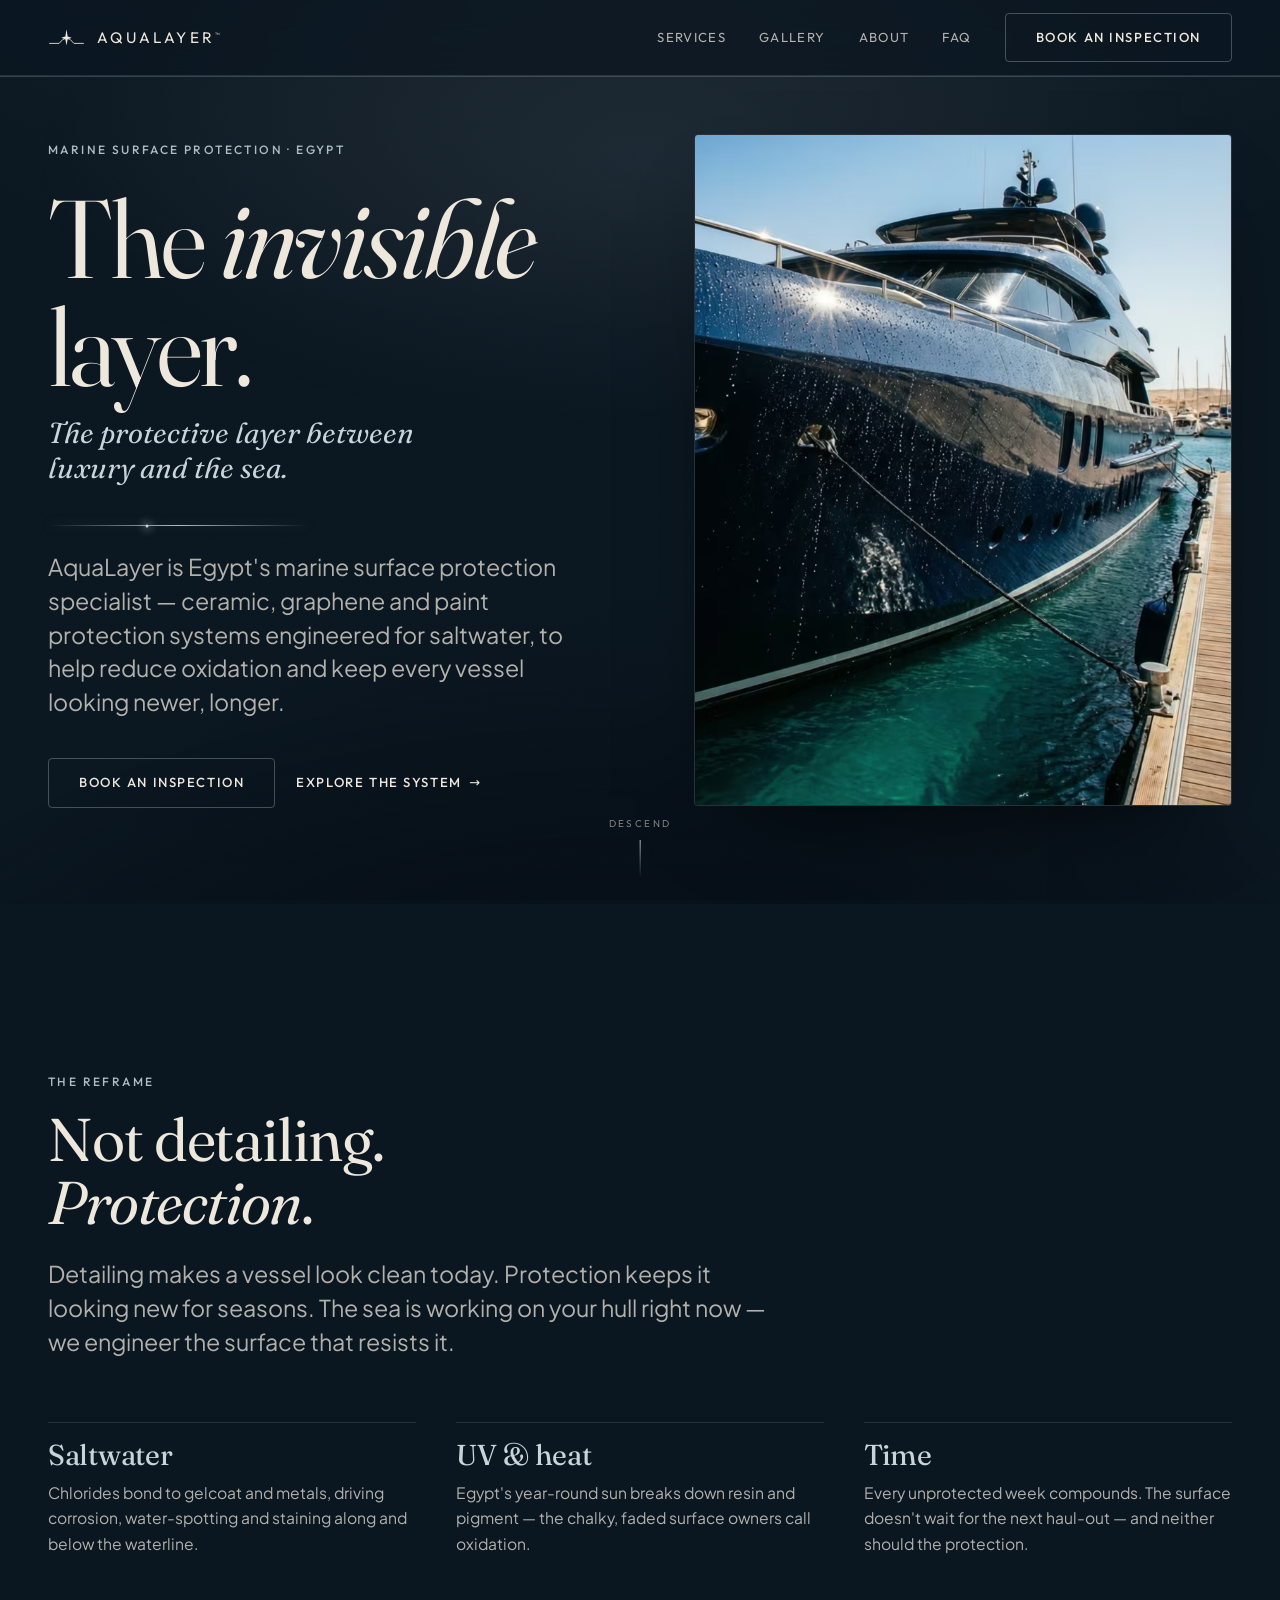
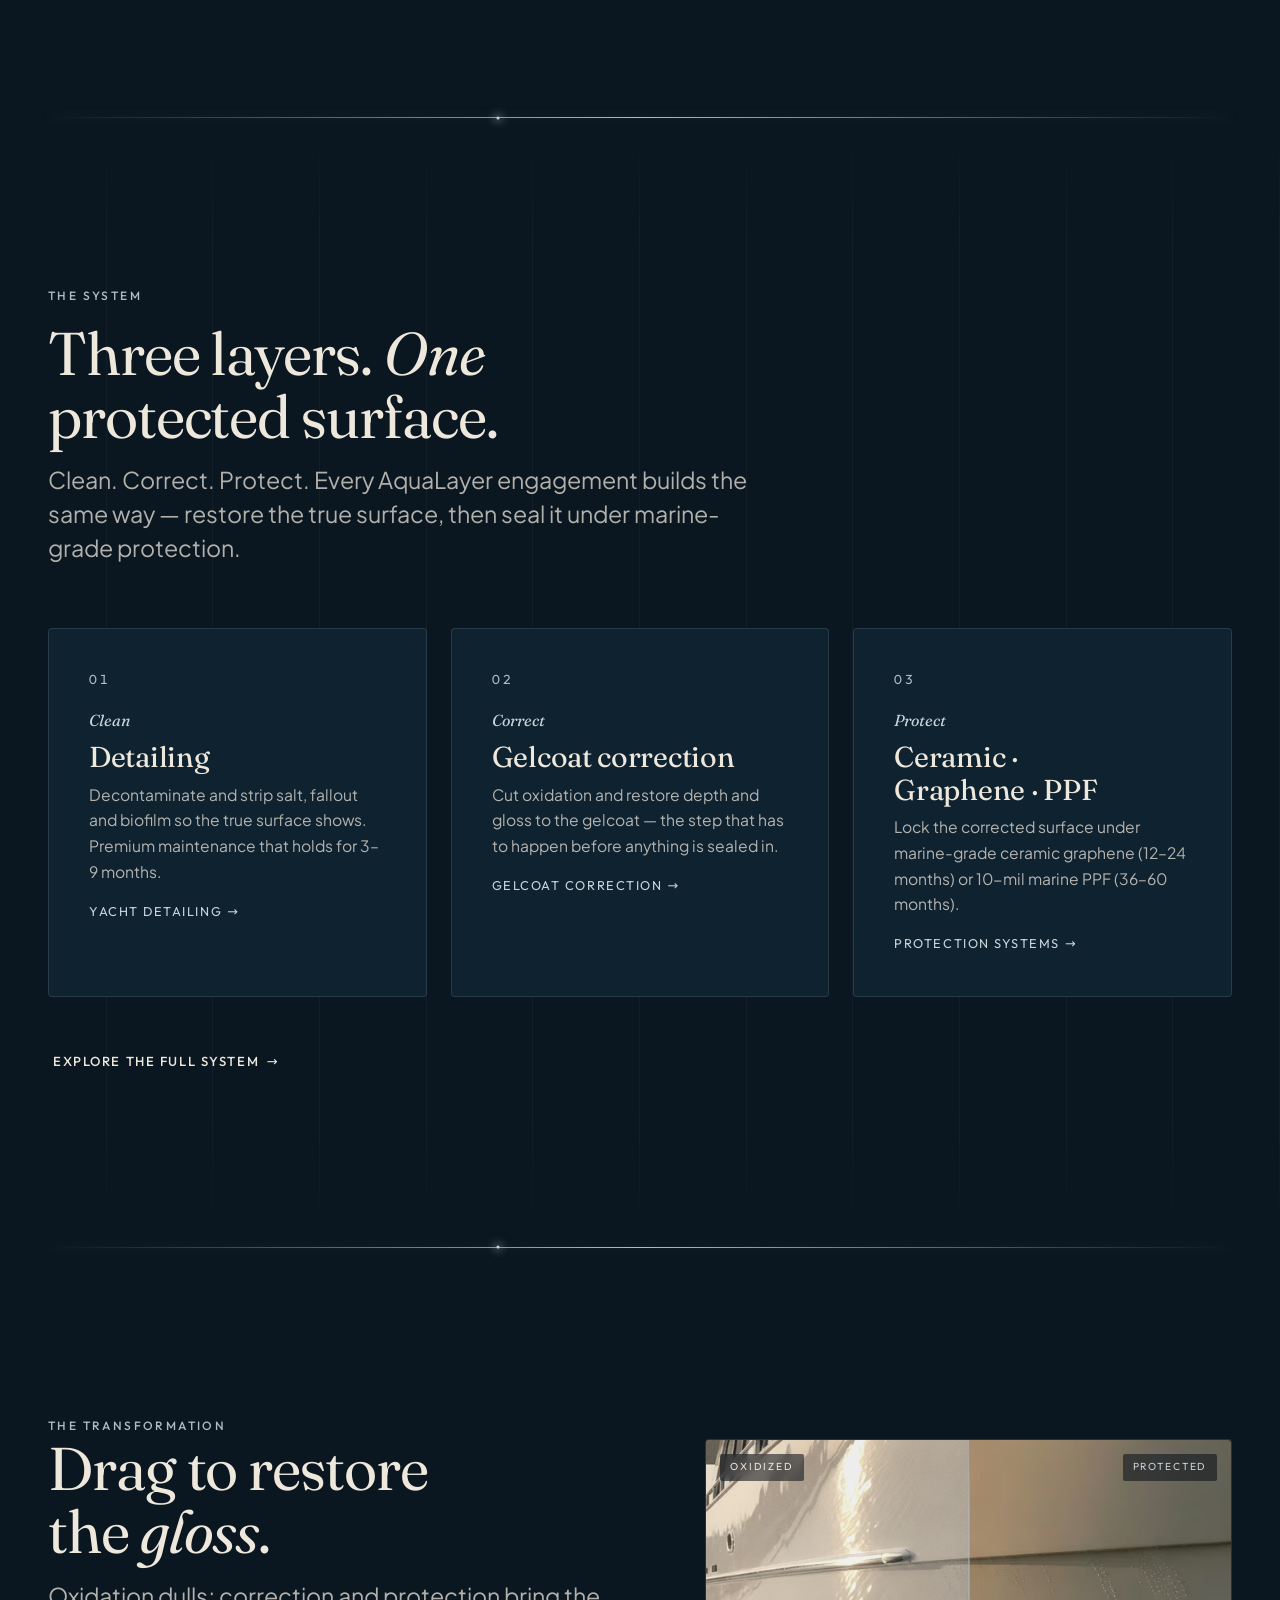
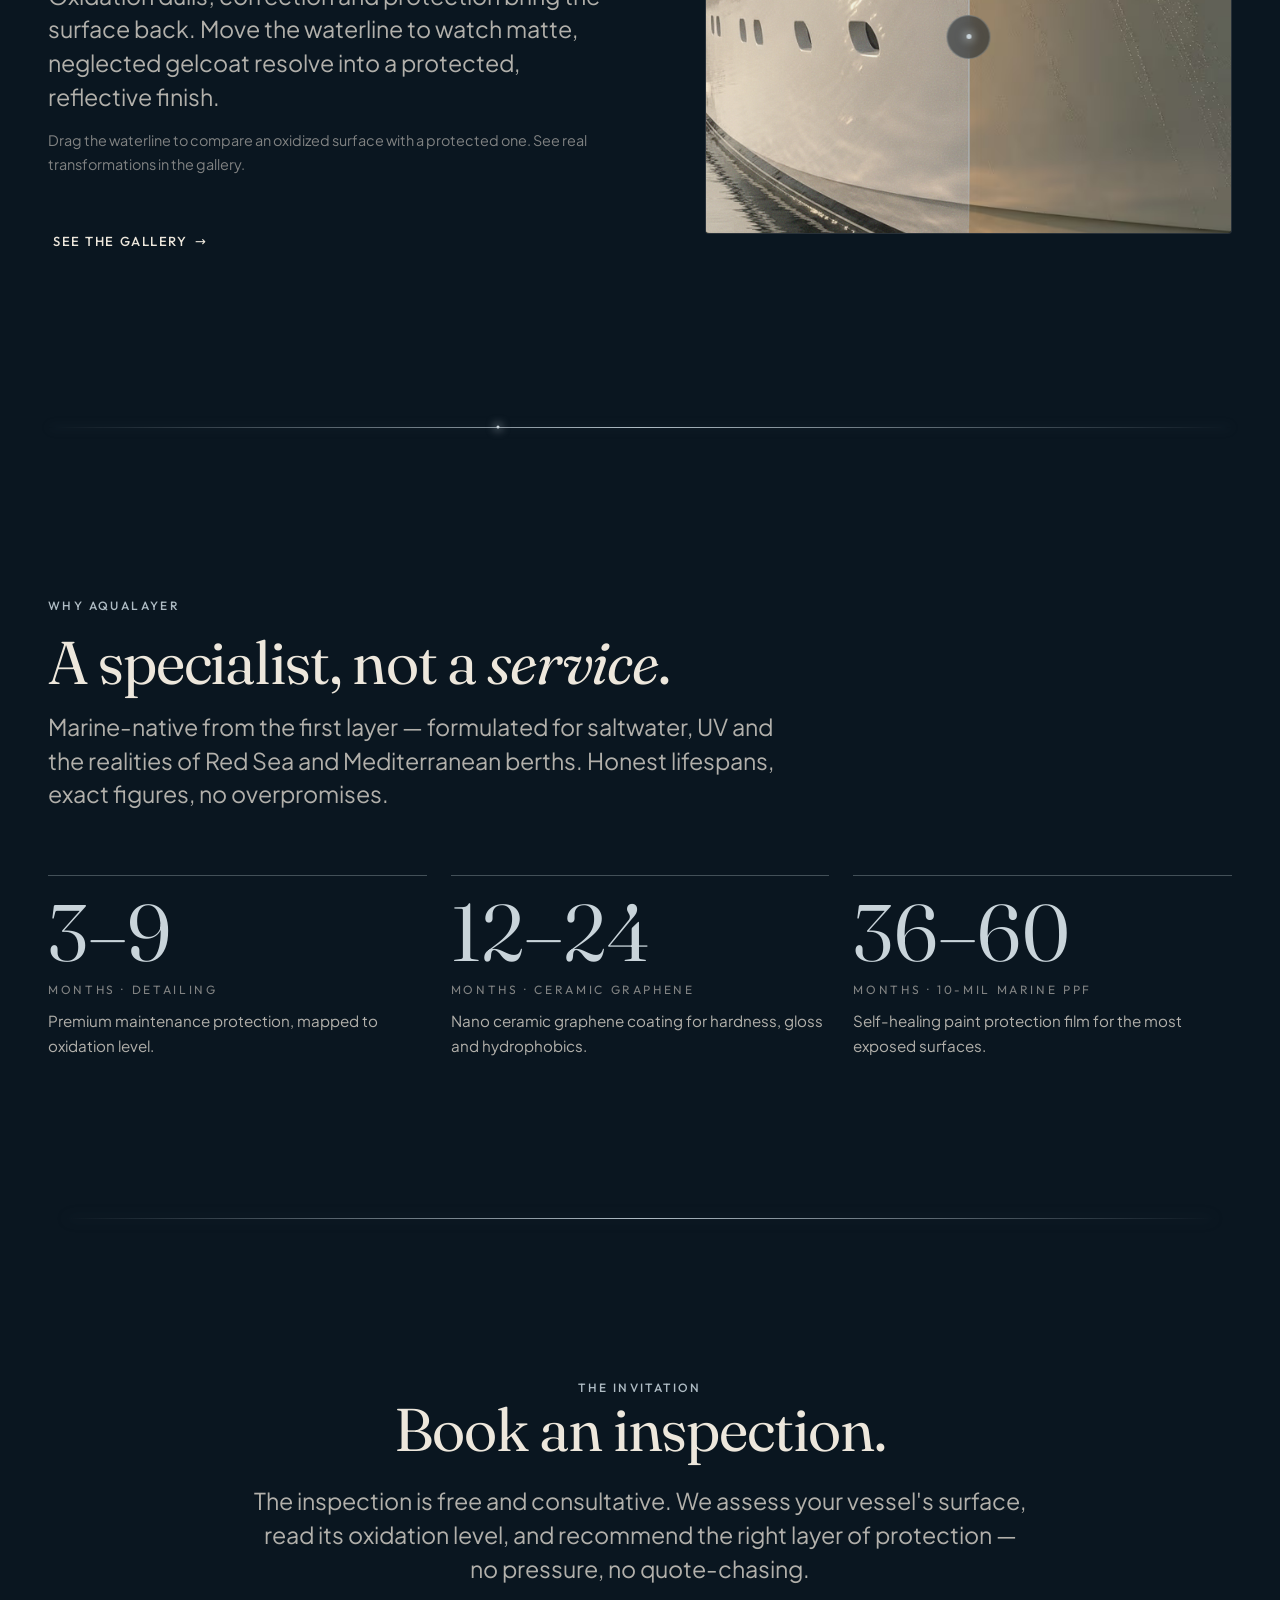
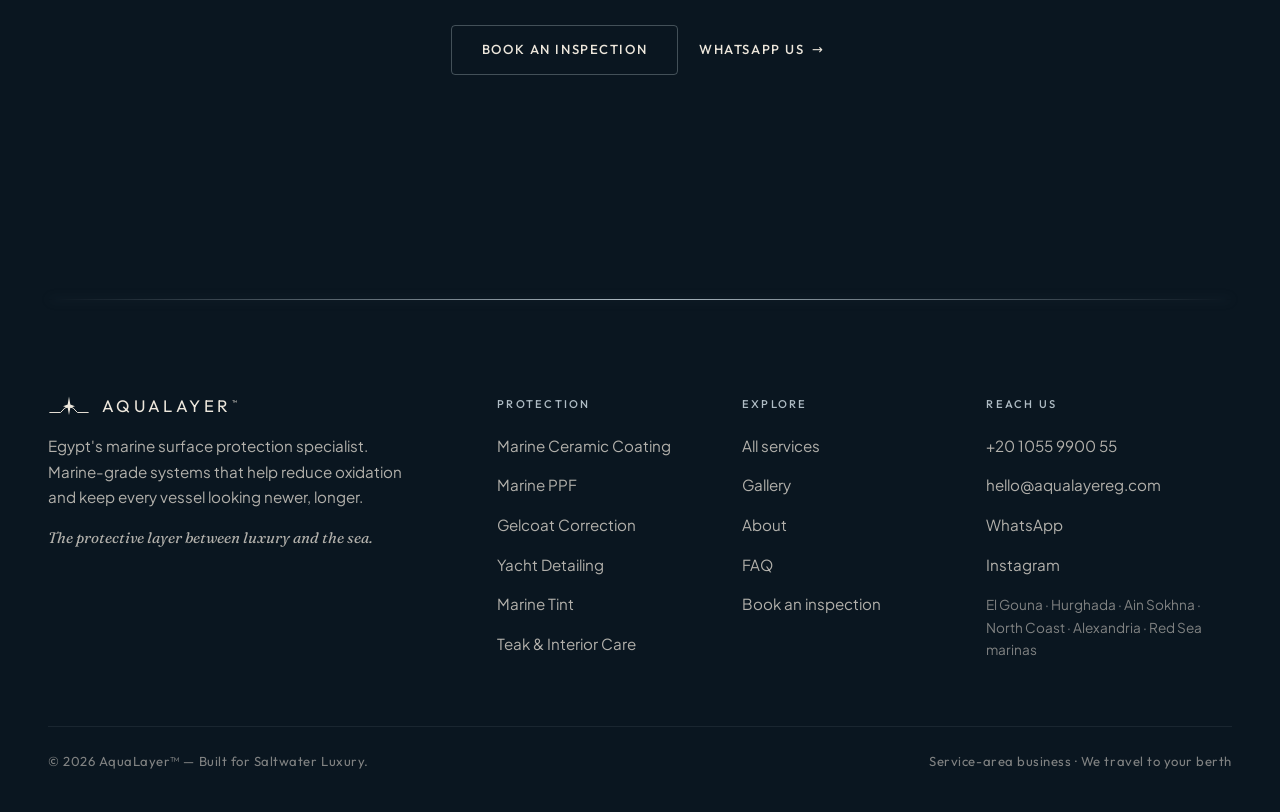
<file: index.html>
<!DOCTYPE html>
<html lang="en">
<head>
<meta charset="utf-8">
<meta name="viewport" content="width=device-width, initial-scale=1">
<title>AquaLayer™ — Marine Protection Systems | Egypt</title>
<meta name="description" content="AquaLayer is Egypt's marine surface protection specialist — ceramic, graphene and paint protection film engineered for saltwater. Help reduce oxidation and keep every vessel looking newer, longer. Book a free inspection.">
<link rel="canonical" href="https://aqualayereg.com/">
<meta name="theme-color" content="#0A1620">
<meta name="robots" content="index, follow, max-image-preview:large">
<meta property="og:type" content="website">
<meta property="og:site_name" content="AquaLayer™">
<meta property="og:title" content="AquaLayer™ — Marine Protection Systems | Egypt">
<meta property="og:description" content="Egypt's marine surface protection specialist. Ceramic, graphene and PPF systems engineered for saltwater. Book a free inspection.">
<meta property="og:url" content="https://aqualayereg.com/">
<meta property="og:image" content="https://aqualayereg.com/assets/img/og-default.jpg">
<meta property="og:image:width" content="1200">
<meta property="og:image:height" content="630">
<meta property="og:image:alt" content="AquaLayer — the protective layer between luxury and the sea.">
<meta name="twitter:card" content="summary_large_image">
<meta name="twitter:title" content="AquaLayer™ — Marine Protection Systems | Egypt">
<meta name="twitter:description" content="Egypt's marine surface protection specialist. Ceramic, graphene and PPF engineered for saltwater.">
<meta name="twitter:image" content="https://aqualayereg.com/assets/img/og-default.jpg">
<link rel="icon" href="favicon.svg" type="image/svg+xml">
<link rel="icon" href="favicon-32.png" sizes="32x32" type="image/png">
<link rel="alternate icon" href="favicon.ico">
<link rel="apple-touch-icon" href="apple-touch-icon.png">
<link rel="preload" href="assets/fonts/fraunces-normal.woff2" as="font" type="font/woff2" crossorigin>
<link rel="preload" href="assets/fonts/plus-jakarta-sans-normal.woff2" as="font" type="font/woff2" crossorigin>
<link rel="preload" as="image" href="assets/img/hero-yacht-navy-bow-560.webp" imagesrcset="assets/img/hero-yacht-navy-bow-760.webp 760w, assets/img/hero-yacht-navy-bow-560.webp 560w, assets/img/hero-yacht-navy-bow-380.webp 380w" imagesizes="(min-width:900px) 46vw, 92vw" type="image/webp">
<link rel="stylesheet" href="assets/css/fonts.css">
<link rel="stylesheet" href="assets/css/site.css">
<link rel="stylesheet" href="assets/css/home.css">
<link rel="stylesheet" href="assets/css/mobile.css">
<script>
/* js gate (reveals/settle hide only when JS runs) + Settle gate — synchronous, no FOUC. */
document.documentElement.classList.add('js');
(function(){try{var rm=matchMedia('(prefers-reduced-motion: reduce)').matches;if(!rm&&!sessionStorage.getItem('aql_settled')){document.documentElement.classList.add('settling');}}catch(e){}})();
</script>
<script type="application/ld+json">
{
  "@context": "https://schema.org",
  "@graph": [
    {
      "@type": "Organization",
      "@id": "https://aqualayereg.com/#organization",
      "name": "AquaLayer",
      "legalName": "AquaLayer™",
      "url": "https://aqualayereg.com/",
      "email": "hello@aqualayereg.com",
      "telephone": "+201055990055",
      "logo": "https://aqualayereg.com/apple-touch-icon.png",
      "image": "https://aqualayereg.com/assets/img/og-default.jpg",
      "description": "Egypt's premium marine surface protection specialist — marine ceramic coating, graphene, paint protection film, gelcoat correction, detailing, tint and interior care.",
      "slogan": "The protective layer between luxury and the sea.",
      "sameAs": ["https://www.instagram.com/aqualayereg/"]
    },
    {
      "@type": "WebSite",
      "@id": "https://aqualayereg.com/#website",
      "url": "https://aqualayereg.com/",
      "name": "AquaLayer™",
      "publisher": { "@id": "https://aqualayereg.com/#organization" },
      "inLanguage": "en"
    },
    {
      "@type": "LocalBusiness",
      "@id": "https://aqualayereg.com/#localbusiness",
      "name": "AquaLayer",
      "image": "https://aqualayereg.com/assets/img/og-default.jpg",
      "url": "https://aqualayereg.com/",
      "telephone": "+201055990055",
      "email": "hello@aqualayereg.com",
      "priceRange": "$$$",
      "currenciesAccepted": "EGP",
      "parentOrganization": { "@id": "https://aqualayereg.com/#organization" },
      "description": "Mobile marine surface protection — we travel to your vessel or marina across Egypt's Red Sea and Mediterranean coasts.",
      "address": { "@type": "PostalAddress", "addressCountry": "EG", "addressRegion": "Red Sea" },
      "geo": { "@type": "GeoCoordinates", "latitude": 27.3954, "longitude": 33.6781 },
      "areaServed": [
        { "@type": "Place", "name": "El Gouna" },
        { "@type": "Place", "name": "Hurghada" },
        { "@type": "Place", "name": "Ain Sokhna" },
        { "@type": "Place", "name": "North Coast (Sahel), Egypt" },
        { "@type": "Place", "name": "Alexandria" },
        { "@type": "Place", "name": "Red Sea marinas" }
      ],
      "knowsAbout": ["Marine ceramic coating", "Marine PPF", "Gelcoat correction", "Yacht detailing", "Marine tint", "Teak care"]
    },
    {
      "@type": "WebPage",
      "@id": "https://aqualayereg.com/#webpage",
      "url": "https://aqualayereg.com/",
      "name": "AquaLayer™ — Marine Protection Systems | Egypt",
      "isPartOf": { "@id": "https://aqualayereg.com/#website" },
      "about": { "@id": "https://aqualayereg.com/#organization" },
      "inLanguage": "en"
    }
  ]
}
</script>
<script src="assets/js/site.js" defer></script>
<script src="assets/js/before-after.js" defer></script>
</head>
<body>
<!--
  AquaLayer™ [V1] — build notes (action items also in README.md)
  TODO: Contact form — replace the Web3Forms access key in /contact/index.html
        (input[name=access_key]). Until set, the form auto-routes leads to WhatsApp.
  TODO: Confirm NAP before launch — email hello@ vs book@ (spec PENDING), phone +20 1055 9900 55,
        Instagram handle, and domain aqualayereg.com (used in canonical/OG/schema).
  DECISION: Instagram assumed https://www.instagram.com/aqualayereg/ — confirm/replace.
  DECISION: The real AquaLayer logo (rising 4-point star over a domed horizon + "AQUALAYER"
            wordmark) was provided only as flat images (not vector files), so the mark is
            rebuilt as clean SVG (currentColor → recolors pearl on Abyss, Abyss on Pearl) and
            the wordmark is set in Outfit caps (closest geometric match self-hosted). It's wired
            into nav, footer, favicon (.svg/.ico/32/16/apple-touch) and the OG image. Swap in the
            exact vector logotype if/when the source files are supplied.
  DECISION: OG image is a treated dark-navy hull photo + Abyss scrim + waterline + wordmark,
            used site-wide; per-page OG variants are a future enhancement.
  DECISION: Before/after sliders use a real protected-surface photo with the "oxidized" state
            CSS-graded on the same pixels — no true same-vessel pairs were provided. Matched
            pairs drop straight into the same component when available.
  DECISION: Home hero is a framed dark-navy bow photo (text left, image right) rather than
            full-bleed, so the ~1024px source stays crisp; it is the LCP (preloaded, AVIF/WebP).
  DECISION: Hero H1 is the iconic thesis "The invisible layer." with the tagline as a serif
            sub-line (Addendum 11). Manier→Fraunces, Google Sans→Plus Jakarta Sans (spec §6).
  NOTE: Palette hex are the spec's derived best-read (§6 PENDING) — confirm vs brand PDF swatches.
  NOTE: Photos optimized one-time to AVIF+WebP+JPG at responsive widths (_source/ kept untouched).
        ~64 source images are unused (see README mapping) — available for future slots/pages.
  DECISION: Mobile (≤767px) layout lives in assets/css/mobile.css, loaded LAST so it wins over the
        per-template grids. Repeating content (service cards, pillars, stats, packages, gallery
        before/after, footer links) is forced to 2 columns; chips 3-up; spacing/type tightened.
        Single-column kept only for hero, long body copy, FAQ accordion, process steps, contact
        form. Desktop (≥768px) is untouched. Images standardized: 16/10 hero (mobile), 4/3
        in-content + before/after, lighter scrim only where text sits.
-->
<a class="skip-link" href="#main">Skip to content</a>
<div class="bg-ground" aria-hidden="true"></div>
<div class="bg-grain" aria-hidden="true"></div>
<span id="nav-sentinel" aria-hidden="true"></span>

<header class="site-nav" id="top">
  <div class="site-nav__inner">
    <a class="brand" href="index.html" aria-label="AquaLayer — home">
      <svg class="brand__mark" viewBox="0 0 60 32" fill="none" aria-hidden="true" focusable="false">
        <path d="M2.5 25 L18 25 Q30 8 42 25 L57.5 25" stroke="currentColor" stroke-width="1.4" stroke-linecap="round"></path>
        <path d="M30 2 L31.9 13.7 L38.5 16 L31.9 18.3 L30 28.5 L28.1 18.3 L21.5 16 L28.1 13.7 Z" fill="currentColor"></path>
      </svg>
      <span class="brand__word">AquaLayer<sup>™</sup></span>
    </a>
    <div class="nav-right">
      <nav class="nav-links" aria-label="Primary">
        <a href="services/index.html">Services</a>
        <a href="gallery/index.html">Gallery</a>
        <a href="about/index.html">About</a>
        <a href="faq/index.html">FAQ</a>
      </nav>
      <a class="btn nav-cta" href="contact/index.html">Book an inspection</a>
      <button class="nav-toggle" aria-label="Open menu" aria-expanded="false" aria-controls="nav-overlay">
        <span></span><span></span><span></span>
      </button>
    </div>
  </div>
</header>

<div class="nav-overlay" id="nav-overlay" aria-hidden="true">
  <nav class="nav-overlay__links" aria-label="Mobile">
    <a href="services/index.html"><span class="idx">01</span>Services</a>
    <a href="gallery/index.html"><span class="idx">02</span>Gallery</a>
    <a href="about/index.html"><span class="idx">03</span>About</a>
    <a href="faq/index.html"><span class="idx">04</span>FAQ</a>
    <a href="contact/index.html"><span class="idx">05</span>Contact</a>
  </nav>
  <a class="btn" href="contact/index.html">Book an inspection</a>
  <div class="nav-overlay__meta">
    <a href="tel:+201055990055">+20 1055 9900 55</a>
    <a href="mailto:hello@aqualayereg.com">hello@aqualayereg.com</a>
    <a href="https://wa.me/201055990055?text=Hello%20AquaLayer%2C%20I%20would%20like%20to%20book%20an%20inspection." target="_blank" rel="noopener">WhatsApp</a>
  </div>
</div>

<main id="main">

  <!-- HERO — The Settle -->
  <section class="hero" data-settle aria-labelledby="hero-h1">
    <span class="hero__gloss" aria-hidden="true"></span>
    <div class="container hero__grid">
      <div class="hero__inner">
        <p class="eyebrow hero-eyebrow">Marine Surface Protection · Egypt</p>
        <h1 class="hero-title" id="hero-h1">The <span class="kw">invisible</span> layer.</h1>
        <p class="hero-tagline">The protective layer between luxury and the sea.</p>
        <div class="hero-waterline waterline waterline--draw" role="presentation"></div>
        <p class="lead hero-sub">AquaLayer is Egypt's marine surface protection specialist — ceramic, graphene and paint protection systems engineered for saltwater, to help reduce oxidation and keep every vessel looking newer, longer.</p>
        <div class="btn-row hero-cta">
          <a class="btn btn--primary" href="contact/index.html">Book an inspection</a>
          <a class="btn btn--ghost" href="services/index.html">Explore the system <span aria-hidden="true">→</span></a>
        </div>
      </div>
      <div class="hero__media hero-media">
        <figure class="hero__frame">
          <picture>
            <source type="image/avif" srcset="assets/img/hero-yacht-navy-bow-760.avif 760w, assets/img/hero-yacht-navy-bow-560.avif 560w, assets/img/hero-yacht-navy-bow-380.avif 380w" sizes="(min-width:900px) 46vw, 92vw">
            <source type="image/webp" srcset="assets/img/hero-yacht-navy-bow-760.webp 760w, assets/img/hero-yacht-navy-bow-560.webp 560w, assets/img/hero-yacht-navy-bow-380.webp 380w" sizes="(min-width:900px) 46vw, 92vw">
            <img class="ph-img" src="assets/img/hero-yacht-navy-bow-560.jpg" srcset="assets/img/hero-yacht-navy-bow-760.jpg 760w, assets/img/hero-yacht-navy-bow-560.jpg 560w, assets/img/hero-yacht-navy-bow-380.jpg 380w" sizes="(min-width:900px) 46vw, 92vw" width="768" height="1024" alt="A dark navy luxury yacht bow, glossy and protected, moored at a sunlit Red Sea marina" fetchpriority="high" decoding="async">
          </picture>
          <span class="surface__scrim" aria-hidden="true"></span>
        </figure>
      </div>
    </div>
    <div class="hero__cue" aria-hidden="true"><span>Descend</span><span class="bar"></span></div>
  </section>

  <!-- REFRAME -->
  <section class="section reframe" aria-labelledby="reframe-h2">
    <div class="container">
      <div class="sec-head" data-reveal>
        <p class="eyebrow">The reframe</p>
        <h2 id="reframe-h2">Not detailing. <span class="kw">Protection</span>.</h2>
        <p class="lead reframe__lead">Detailing makes a vessel look clean today. Protection keeps it looking new for seasons. The sea is working on your hull right now — we engineer the surface that resists it.</p>
      </div>
      <div class="reframe__grid">
        <div class="reframe__item" data-reveal style="--d:0ms">
          <h3>Saltwater</h3>
          <p>Chlorides bond to gelcoat and metals, driving corrosion, water-spotting and staining along and below the waterline.</p>
        </div>
        <div class="reframe__item" data-reveal style="--d:90ms">
          <h3>UV &amp; heat</h3>
          <p>Egypt's year-round sun breaks down resin and pigment — the chalky, faded surface owners call oxidation.</p>
        </div>
        <div class="reframe__item span-2" data-reveal style="--d:180ms">
          <h3>Time</h3>
          <p>Every unprotected week compounds. The surface doesn't wait for the next haul-out — and neither should the protection.</p>
        </div>
      </div>
    </div>
  </section>

  <div class="section-divider" aria-hidden="true"><div class="container"><div class="waterline"></div></div></div>

  <!-- SYSTEM TEASER -->
  <section class="section system col-guides" aria-labelledby="system-h2">
    <div class="container">
      <div class="sec-head system__head" data-reveal>
        <p class="eyebrow">The system</p>
        <h2 id="system-h2">Three layers. <span class="kw">One</span> protected surface.</h2>
        <p class="lead">Clean. Correct. Protect. Every AquaLayer engagement builds the same way — restore the true surface, then seal it under marine-grade protection.</p>
      </div>
      <div class="auto-grid">
        <article class="card layer-card sheen" data-reveal style="--d:0ms">
          <span class="card__num tnum">01</span>
          <span class="layer-card__phase">Clean</span>
          <h3 class="card__title">Detailing</h3>
          <p class="card__body">Decontaminate and strip salt, fallout and biofilm so the true surface shows. Premium maintenance that holds for 3–9 months.</p>
          <a class="card__link" href="services/yacht-detailing/index.html">Yacht detailing <span class="arr" aria-hidden="true">→</span></a>
        </article>
        <article class="card layer-card sheen" data-reveal style="--d:90ms">
          <span class="card__num tnum">02</span>
          <span class="layer-card__phase">Correct</span>
          <h3 class="card__title">Gelcoat correction</h3>
          <p class="card__body">Cut oxidation and restore depth and gloss to the gelcoat — the step that has to happen before anything is sealed in.</p>
          <a class="card__link" href="services/gelcoat-correction/index.html">Gelcoat correction <span class="arr" aria-hidden="true">→</span></a>
        </article>
        <article class="card layer-card sheen span-2" data-reveal style="--d:180ms">
          <span class="card__num tnum">03</span>
          <span class="layer-card__phase">Protect</span>
          <h3 class="card__title">Ceramic · Graphene · PPF</h3>
          <p class="card__body">Lock the corrected surface under marine-grade ceramic graphene (12–24 months) or 10-mil marine PPF (36–60 months).</p>
          <a class="card__link" href="services/marine-ceramic-coating/index.html">Protection systems <span class="arr" aria-hidden="true">→</span></a>
        </article>
      </div>
      <div class="flow-cta">
        <a class="btn btn--ghost" href="services/index.html">Explore the full system <span aria-hidden="true">→</span></a>
      </div>
    </div>
  </section>

  <div class="section-divider" aria-hidden="true"><div class="container"><div class="waterline"></div></div></div>

  <!-- TRANSFORMATION TEASER -->
  <section class="section transform" aria-labelledby="transform-h2">
    <div class="container">
      <div class="split split--wide-left">
        <div class="transform__copy" data-reveal>
          <p class="eyebrow">The transformation</p>
          <h2 id="transform-h2">Drag to restore the <span class="kw">gloss</span>.</h2>
          <p class="lead">Oxidation dulls; correction and protection bring the surface back. Move the waterline to watch matte, neglected gelcoat resolve into a protected, reflective finish.</p>
          <p class="muted" style="margin-top:16px;font-size:.9rem">Drag the waterline to compare an oxidized surface with a protected one. See real transformations in the gallery.</p>
          <div class="flow-cta"><a class="btn btn--ghost" href="gallery/index.html">See the gallery <span aria-hidden="true">→</span></a></div>
        </div>
        <div class="transform__media" data-reveal style="--d:120ms">
          <div class="ba" data-ba style="--reveal:50%" aria-label="A cream luxury yacht hull at golden hour — drag to compare an oxidized and a protected surface">
            <div class="ba__pane ba__pane--after"><div class="ba__media"><picture>
              <source type="image/avif" srcset="assets/img/home-transformation-896.avif 896w, assets/img/home-transformation-640.avif 640w, assets/img/home-transformation-420.avif 420w" sizes="(min-width:880px) 45vw, 92vw">
              <source type="image/webp" srcset="assets/img/home-transformation-896.webp 896w, assets/img/home-transformation-640.webp 640w, assets/img/home-transformation-420.webp 420w" sizes="(min-width:880px) 45vw, 92vw">
              <img class="ph-img" src="assets/img/home-transformation-640.jpg" srcset="assets/img/home-transformation-896.jpg 896w, assets/img/home-transformation-640.jpg 640w, assets/img/home-transformation-420.jpg 420w" sizes="(min-width:880px) 45vw, 92vw" width="896" height="1280" alt="A cream luxury yacht hull at golden hour, surface restored to a reflective gloss" loading="lazy" decoding="async">
            </picture></div><span class="ba__label ba__label--after">Protected</span></div>
            <div class="ba__pane ba__pane--before"><div class="ba__media"><picture>
              <source type="image/avif" srcset="assets/img/home-transformation-896.avif 896w, assets/img/home-transformation-640.avif 640w, assets/img/home-transformation-420.avif 420w" sizes="(min-width:880px) 45vw, 92vw">
              <source type="image/webp" srcset="assets/img/home-transformation-896.webp 896w, assets/img/home-transformation-640.webp 640w, assets/img/home-transformation-420.webp 420w" sizes="(min-width:880px) 45vw, 92vw">
              <img class="ph-img" src="assets/img/home-transformation-640.jpg" srcset="assets/img/home-transformation-896.jpg 896w, assets/img/home-transformation-640.jpg 640w, assets/img/home-transformation-420.jpg 420w" sizes="(min-width:880px) 45vw, 92vw" width="896" height="1280" alt="" loading="lazy" decoding="async">
            <span class="ba__oxide" aria-hidden="true"></span></div><span class="ba__label ba__label--before">Oxidized</span></div>
            <div class="ba__handle"><span class="ba__grip" data-ba-grip role="slider" tabindex="0" aria-label="Reveal protected surface" aria-valuemin="0" aria-valuemax="100" aria-valuenow="50" aria-orientation="horizontal"></span></div>
            <span class="vh" data-ba-live aria-live="polite"></span>
          </div>
        </div>
      </div>
    </div>
  </section>

  <div class="section-divider" aria-hidden="true"><div class="container"><div class="waterline"></div></div></div>

  <!-- WHY AQUALAYER -->
  <section class="section why" aria-labelledby="why-h2">
    <div class="container">
      <div class="sec-head" data-reveal>
        <p class="eyebrow">Why AquaLayer</p>
        <h2 id="why-h2">A specialist, not a <span class="kw">service</span>.</h2>
        <p class="lead why__intro">Marine-native from the first layer — formulated for saltwater, UV and the realities of Red Sea and Mediterranean berths. Honest lifespans, exact figures, no overpromises.</p>
      </div>
      <div class="stat-row why__stats" data-reveal>
        <div class="stat">
          <span class="stat__value tnum">3&ndash;9</span>
          <span class="stat__unit">Months · Detailing</span>
          <p class="stat__label">Premium maintenance protection, mapped to oxidation level.</p>
        </div>
        <div class="stat">
          <span class="stat__value tnum">12&ndash;24</span>
          <span class="stat__unit">Months · Ceramic Graphene</span>
          <p class="stat__label">Nano ceramic graphene coating for hardness, gloss and hydrophobics.</p>
        </div>
        <div class="stat span-2">
          <span class="stat__value tnum">36&ndash;60</span>
          <span class="stat__unit">Months · 10-mil Marine PPF</span>
          <p class="stat__label">Self-healing paint protection film for the most exposed surfaces.</p>
        </div>
      </div>
    </div>
  </section>

  <!-- CLOSING INVITATION -->
  <section class="section cta-band closing" aria-labelledby="closing-h2">
    <div class="container">
      <p class="eyebrow" data-reveal>The invitation</p>
      <h2 id="closing-h2" data-reveal style="--d:60ms">Book an inspection.</h2>
      <p class="lead" data-reveal style="--d:120ms">The inspection is free and consultative. We assess your vessel's surface, read its oxidation level, and recommend the right layer of protection — no pressure, no quote-chasing.</p>
      <div class="btn-row" style="justify-content:center;--d:180ms" data-reveal>
        <a class="btn btn--primary" href="contact/index.html">Book an inspection</a>
        <a class="btn btn--ghost" href="https://wa.me/201055990055?text=Hello%20AquaLayer%2C%20I%20would%20like%20to%20book%20an%20inspection." target="_blank" rel="noopener">WhatsApp us <span aria-hidden="true">→</span></a>
      </div>
    </div>
  </section>

</main>

<footer class="site-footer" role="contentinfo">
  <div class="container">
    <div class="footer-grid">
      <div class="footer-brand">
        <a class="brand" href="index.html" aria-label="AquaLayer — home">
          <svg class="brand__mark" viewBox="0 0 60 32" fill="none" aria-hidden="true" focusable="false">
            <path d="M2.5 25 L18 25 Q30 8 42 25 L57.5 25" stroke="currentColor" stroke-width="1.4" stroke-linecap="round"></path>
            <path d="M30 2 L31.9 13.7 L38.5 16 L31.9 18.3 L30 28.5 L28.1 18.3 L21.5 16 L28.1 13.7 Z" fill="currentColor"></path>
          </svg>
          <span class="brand__word">AquaLayer<sup>™</sup></span>
        </a>
        <p>Egypt's marine surface protection specialist. Marine-grade systems that help reduce oxidation and keep every vessel looking newer, longer.</p>
        <p class="footer-tagline">The protective layer between luxury and the sea.</p>
      </div>
      <div class="footer-col">
        <h4>Protection</h4>
        <ul>
          <li><a href="services/marine-ceramic-coating/index.html">Marine Ceramic Coating</a></li>
          <li><a href="services/marine-ppf/index.html">Marine PPF</a></li>
          <li><a href="services/gelcoat-correction/index.html">Gelcoat Correction</a></li>
          <li><a href="services/yacht-detailing/index.html">Yacht Detailing</a></li>
          <li><a href="services/marine-tint/index.html">Marine Tint</a></li>
          <li><a href="services/teak-and-interior-care/index.html">Teak &amp; Interior Care</a></li>
        </ul>
      </div>
      <div class="footer-col">
        <h4>Explore</h4>
        <ul>
          <li><a href="services/index.html">All services</a></li>
          <li><a href="gallery/index.html">Gallery</a></li>
          <li><a href="about/index.html">About</a></li>
          <li><a href="faq/index.html">FAQ</a></li>
          <li><a href="contact/index.html">Book an inspection</a></li>
        </ul>
      </div>
      <div class="footer-col">
        <h4>Reach us</h4>
        <ul>
          <li><a href="tel:+201055990055">+20 1055 9900 55</a></li>
          <li><a href="mailto:hello@aqualayereg.com">hello@aqualayereg.com</a></li>
          <li><a href="https://wa.me/201055990055?text=Hello%20AquaLayer%2C%20I%20would%20like%20to%20book%20an%20inspection." target="_blank" rel="noopener">WhatsApp</a></li>
          <li><a href="https://www.instagram.com/aqualayereg/" target="_blank" rel="noopener">Instagram</a></li>
        </ul>
        <p class="muted" style="margin-top:16px;font-size:.85rem">El Gouna · Hurghada · Ain Sokhna · North Coast · Alexandria · Red Sea marinas</p>
      </div>
    </div>
    <div class="footer-bottom">
      <p>© <span data-year>2026</span> AquaLayer™ — Built for Saltwater Luxury.</p>
      <div class="footer-legal">
        <p>Service-area business · We travel to your berth</p>
      </div>
    </div>
  </div>
</footer>

</body>
</html>
</file>
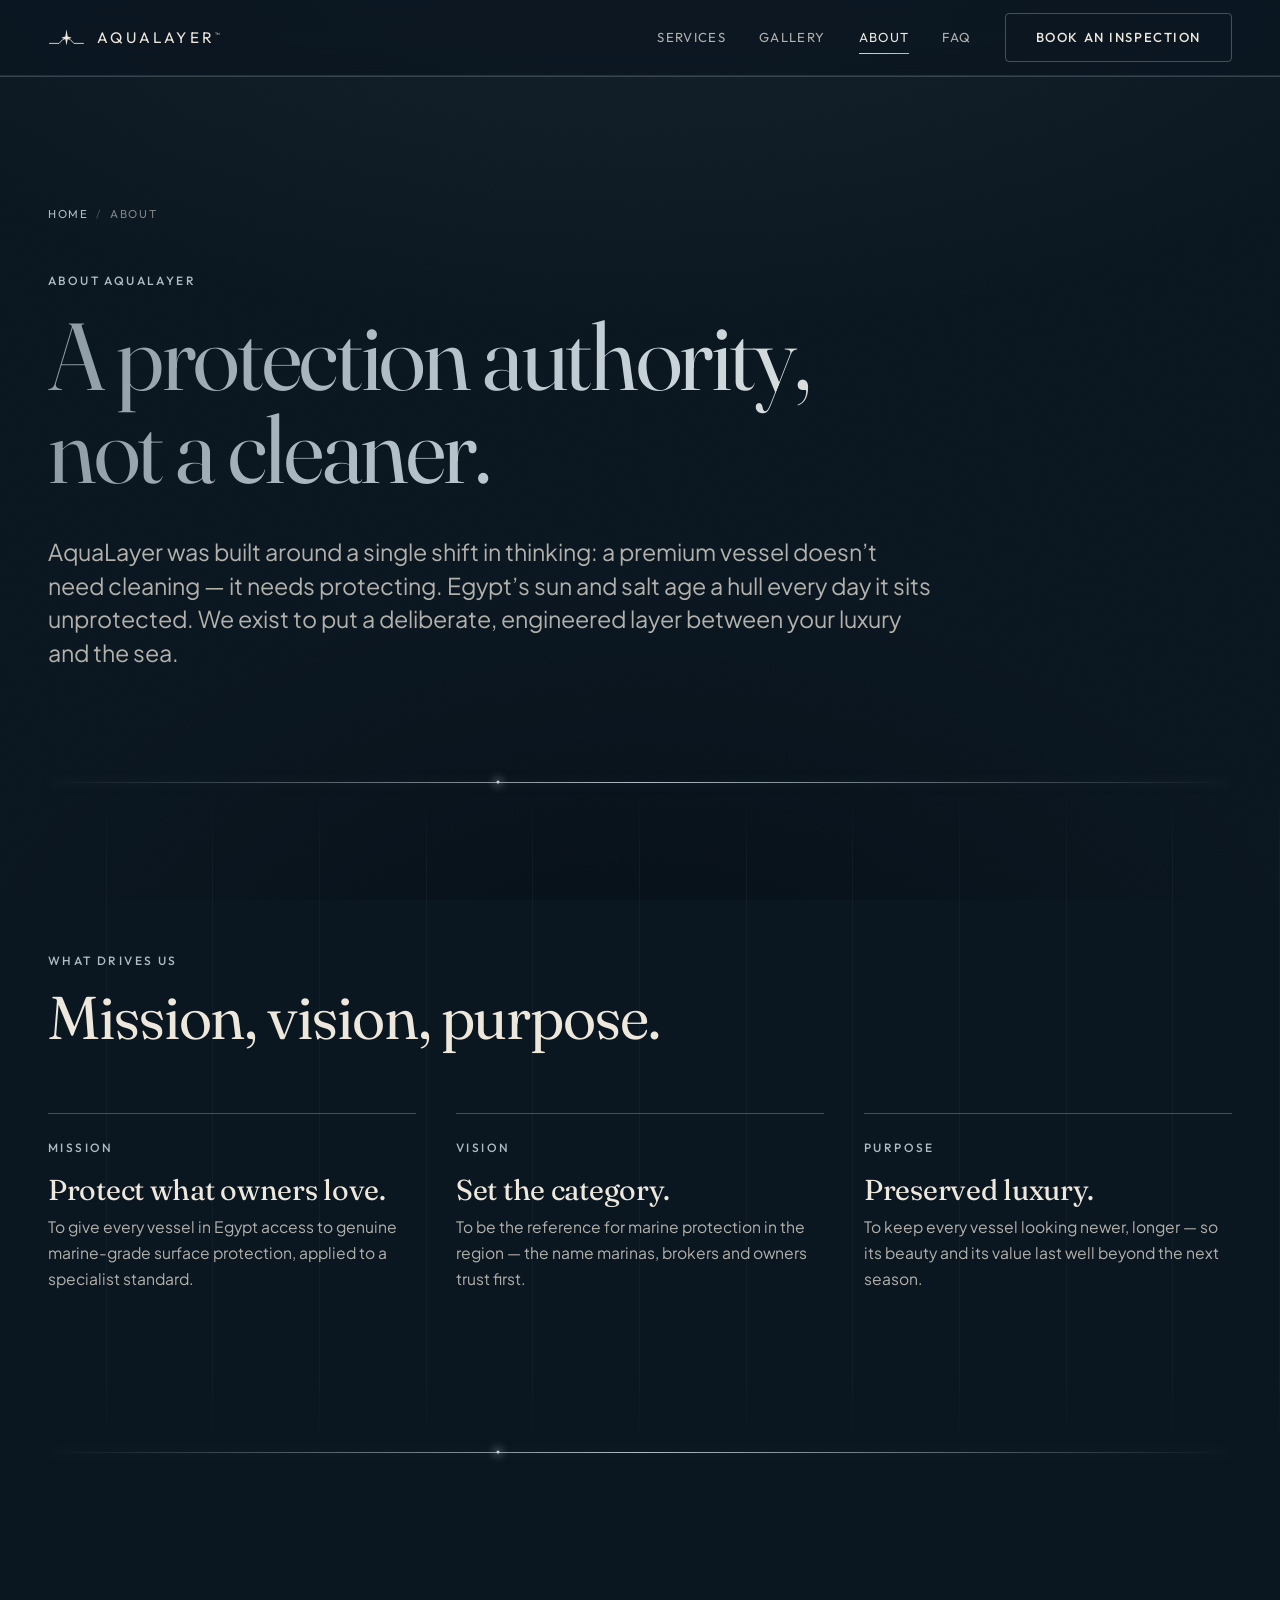
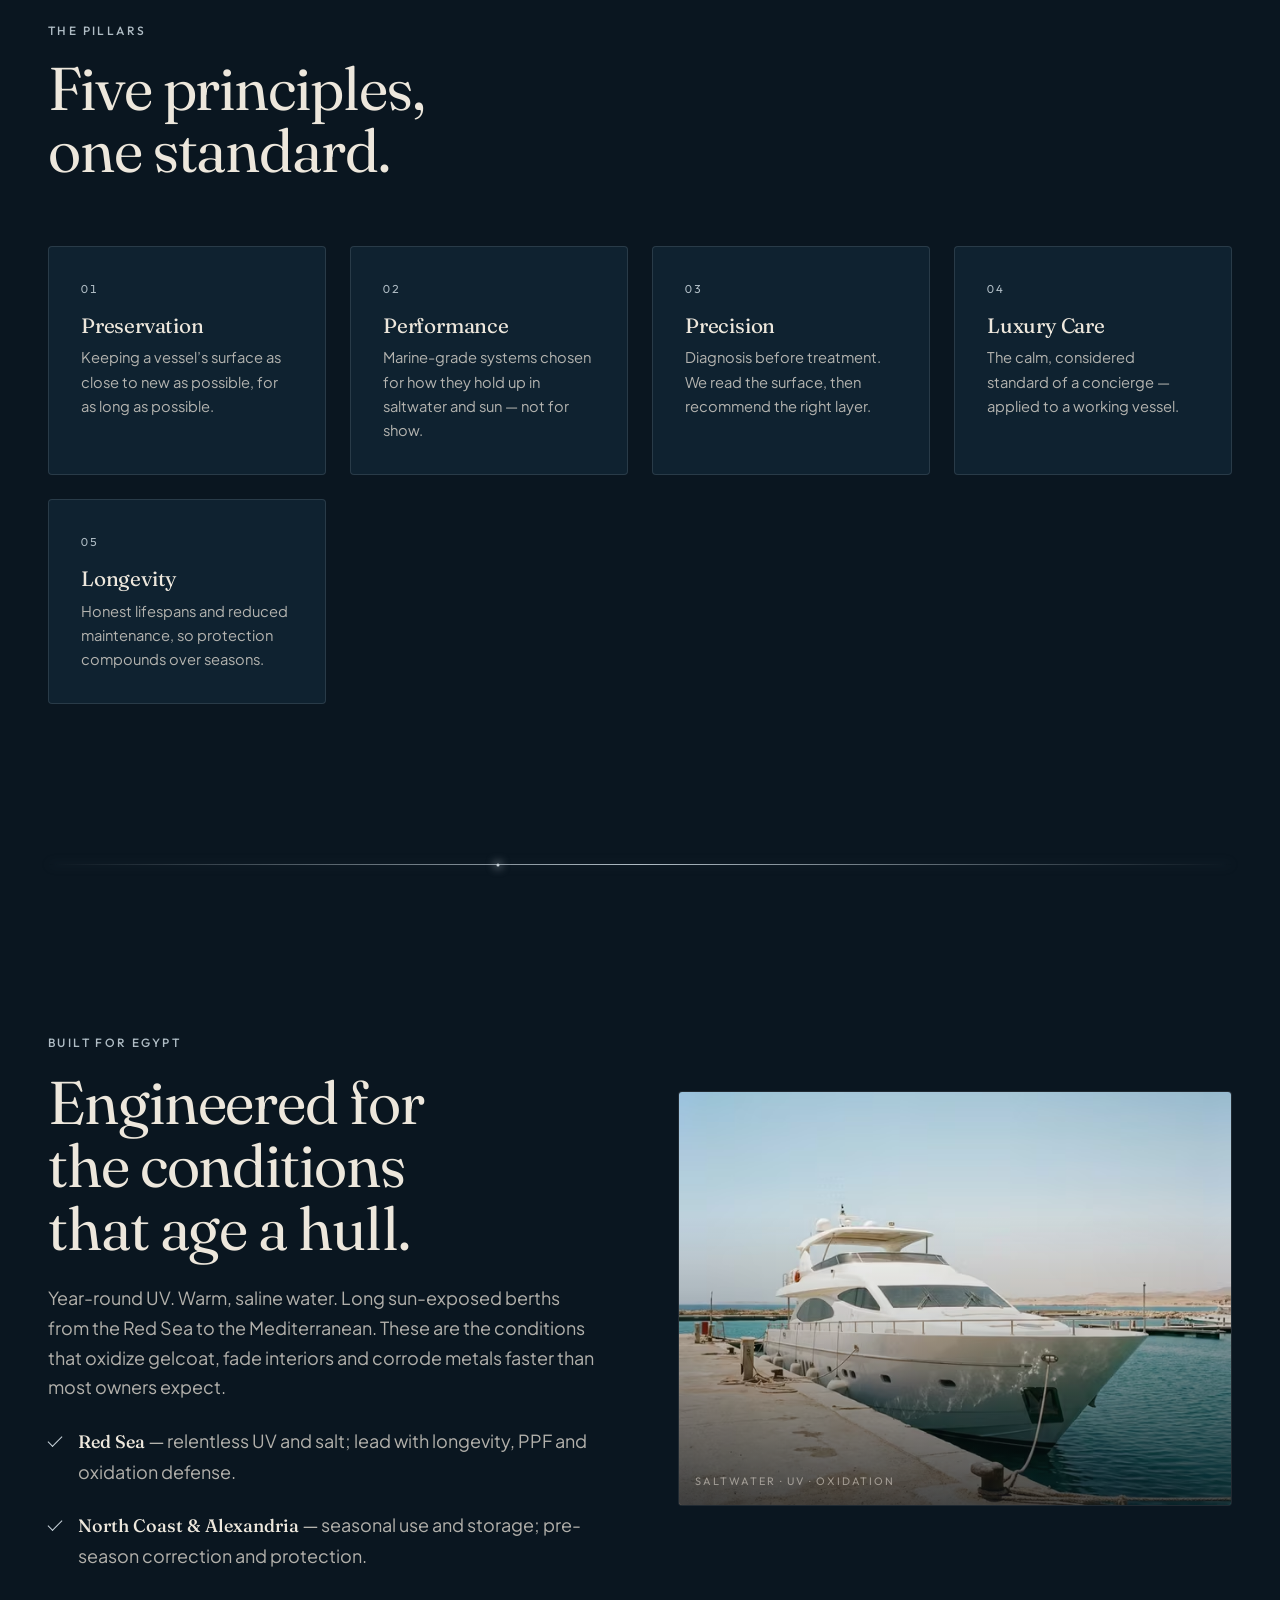
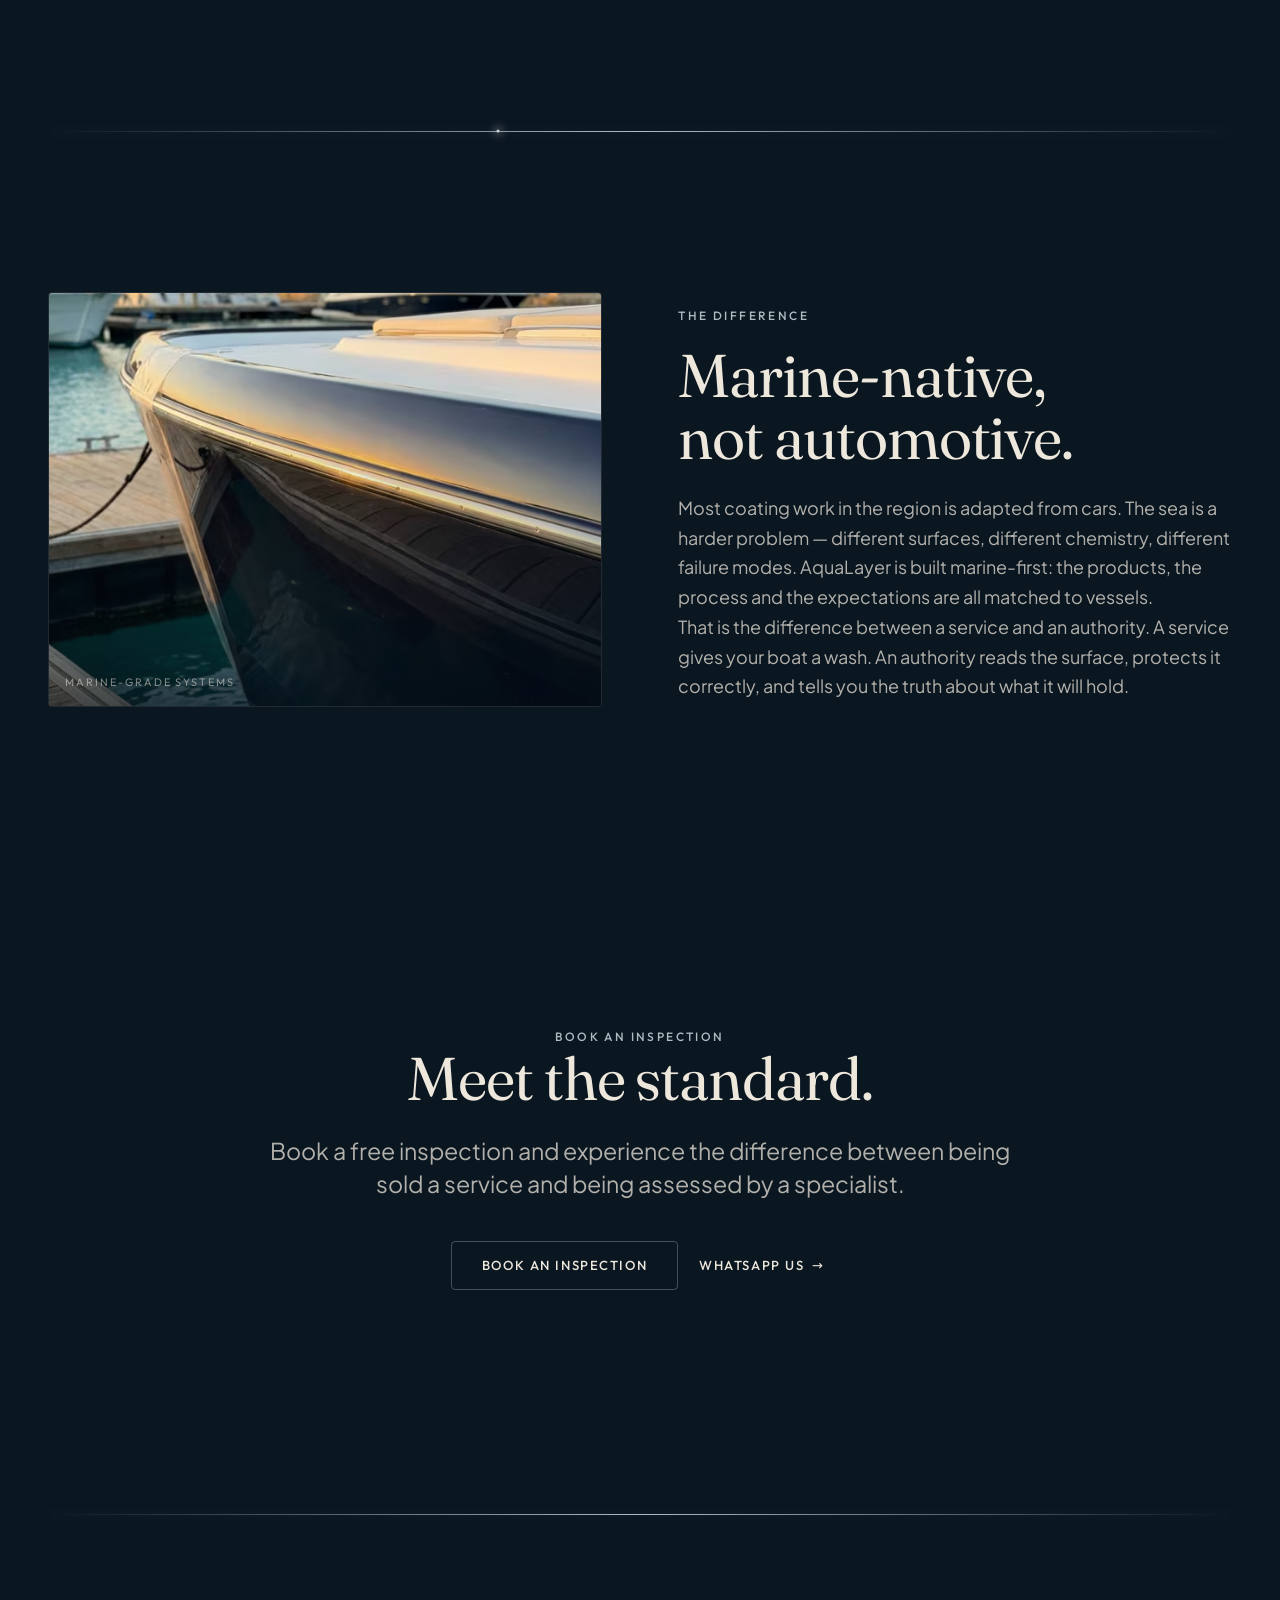
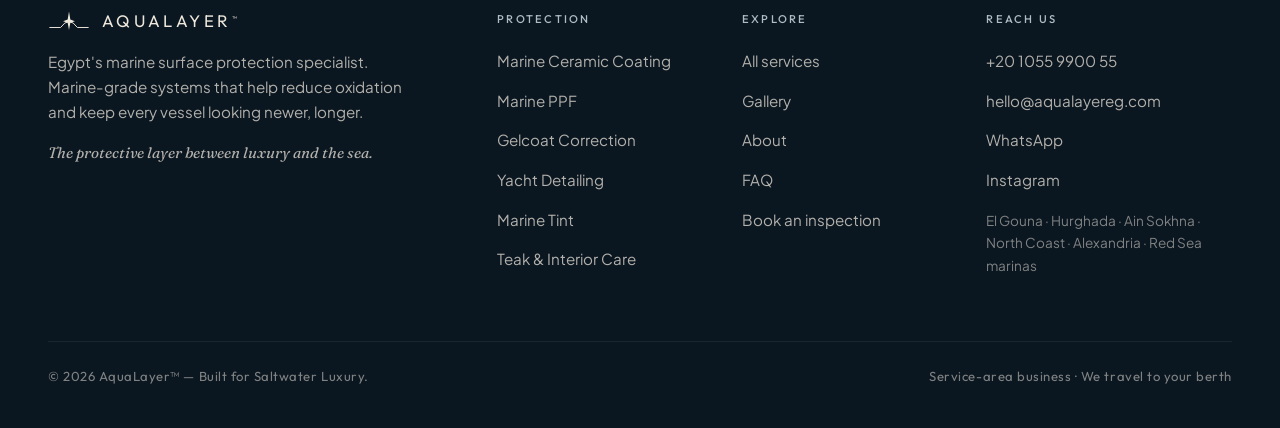
<file: about/index.html>
<!DOCTYPE html>
<html lang="en">
<head>
<meta charset="utf-8">
<meta name="viewport" content="width=device-width, initial-scale=1">
<title>About AquaLayer™ — Egypt's Marine Protection Specialist</title>
<meta name="description" content="AquaLayer is Egypt’s marine surface protection specialist — a protection authority, not a cleaner. Marine-native ceramic, PPF and correction for saltwater. Book a free inspection.">
<script>document.documentElement.classList.add('js')</script>
<link rel="canonical" href="https://aqualayereg.com/about/">
<meta name="theme-color" content="#0A1620">
<meta name="robots" content="index, follow, max-image-preview:large">
<meta property="og:type" content="website">
<meta property="og:site_name" content="AquaLayer™">
<meta property="og:title" content="About AquaLayer™ — Egypt's Marine Protection Specialist">
<meta property="og:description" content="AquaLayer is Egypt’s marine surface protection specialist — a protection authority, not a cleaner. Marine-native ceramic, PPF and correction for saltwater. Book a free inspection.">
<meta property="og:url" content="https://aqualayereg.com/about/">
<meta property="og:image" content="https://aqualayereg.com/assets/img/og-default.jpg">
<meta property="og:image:width" content="1200">
<meta property="og:image:height" content="630">
<meta property="og:image:alt" content="AquaLayer — the protective layer between luxury and the sea.">
<meta name="twitter:card" content="summary_large_image">
<meta name="twitter:title" content="About AquaLayer™ — Egypt's Marine Protection Specialist">
<meta name="twitter:description" content="AquaLayer is Egypt’s marine surface protection specialist — a protection authority, not a cleaner. Marine-native ceramic, PPF and correction for saltwater. Book a free inspection.">
<meta name="twitter:image" content="https://aqualayereg.com/assets/img/og-default.jpg">
<link rel="icon" href="../favicon.svg" type="image/svg+xml">
<link rel="icon" href="../favicon-32.png" sizes="32x32" type="image/png">
<link rel="alternate icon" href="../favicon.ico">
<link rel="apple-touch-icon" href="../apple-touch-icon.png">
<link rel="preload" href="../assets/fonts/fraunces-normal.woff2" as="font" type="font/woff2" crossorigin>
<link rel="preload" href="../assets/fonts/plus-jakarta-sans-normal.woff2" as="font" type="font/woff2" crossorigin>
<link rel="stylesheet" href="../assets/css/fonts.css">
<link rel="stylesheet" href="../assets/css/site.css">
<link rel="stylesheet" href="../assets/css/about.css">
<link rel="stylesheet" href="../assets/css/mobile.css">

<script type="application/ld+json">
{
  "@context": "https://schema.org",
  "@graph": [
    {
      "@type": "Organization",
      "@id": "https://aqualayereg.com/#organization",
      "name": "AquaLayer",
      "legalName": "AquaLayer™",
      "url": "https://aqualayereg.com/",
      "email": "hello@aqualayereg.com",
      "telephone": "+201055990055",
      "logo": "https://aqualayereg.com/apple-touch-icon.png",
      "image": "https://aqualayereg.com/assets/img/og-default.jpg",
      "description": "Egypt's premium marine surface protection specialist.",
      "slogan": "The protective layer between luxury and the sea.",
      "sameAs": [
        "https://www.instagram.com/aqualayereg/"
      ]
    },
    {
      "@type": "WebSite",
      "@id": "https://aqualayereg.com/#website",
      "url": "https://aqualayereg.com/",
      "name": "AquaLayer™",
      "publisher": {
        "@id": "https://aqualayereg.com/#organization"
      },
      "inLanguage": "en"
    },
    {
      "@type": "LocalBusiness",
      "@id": "https://aqualayereg.com/#localbusiness",
      "name": "AquaLayer",
      "image": "https://aqualayereg.com/assets/img/og-default.jpg",
      "url": "https://aqualayereg.com/",
      "telephone": "+201055990055",
      "email": "hello@aqualayereg.com",
      "priceRange": "$$$",
      "currenciesAccepted": "EGP",
      "parentOrganization": {
        "@id": "https://aqualayereg.com/#organization"
      },
      "description": "Mobile marine surface protection across Egypt's Red Sea and Mediterranean coasts.",
      "address": {
        "@type": "PostalAddress",
        "addressCountry": "EG",
        "addressRegion": "Red Sea"
      },
      "geo": {
        "@type": "GeoCoordinates",
        "latitude": 27.3954,
        "longitude": 33.6781
      },
      "areaServed": [
        {
          "@type": "Place",
          "name": "El Gouna"
        },
        {
          "@type": "Place",
          "name": "Hurghada"
        },
        {
          "@type": "Place",
          "name": "Ain Sokhna"
        },
        {
          "@type": "Place",
          "name": "North Coast (Sahel), Egypt"
        },
        {
          "@type": "Place",
          "name": "Alexandria"
        },
        {
          "@type": "Place",
          "name": "Red Sea marinas"
        }
      ]
    },
    {
      "@type": "BreadcrumbList",
      "itemListElement": [
        {
          "@type": "ListItem",
          "position": 1,
          "name": "Home",
          "item": "https://aqualayereg.com/"
        },
        {
          "@type": "ListItem",
          "position": 2,
          "name": "About",
          "item": "https://aqualayereg.com/about/"
        }
      ]
    },
    {
      "@type": "AboutPage",
      "@id": "https://aqualayereg.com/about/#webpage",
      "url": "https://aqualayereg.com/about/",
      "name": "About AquaLayer™ — Egypt's Marine Protection Specialist",
      "isPartOf": {
        "@id": "https://aqualayereg.com/#website"
      },
      "about": {
        "@id": "https://aqualayereg.com/#organization"
      },
      "inLanguage": "en"
    }
  ]
}
</script>
<script src="../assets/js/site.js" defer></script>
</head>
<body>
<a class="skip-link" href="#main">Skip to content</a>
<div class="bg-ground" aria-hidden="true"></div>
<div class="bg-grain" aria-hidden="true"></div>
<span id="nav-sentinel" aria-hidden="true"></span>

<header class="site-nav" id="top">
  <div class="site-nav__inner">
    <a class="brand" href="../index.html" aria-label="AquaLayer — home">
      <svg class="brand__mark" viewBox="0 0 60 32" fill="none" aria-hidden="true" focusable="false">
        <path d="M2.5 25 L18 25 Q30 8 42 25 L57.5 25" stroke="currentColor" stroke-width="1.4" stroke-linecap="round"></path>
        <path d="M30 2 L31.9 13.7 L38.5 16 L31.9 18.3 L30 28.5 L28.1 18.3 L21.5 16 L28.1 13.7 Z" fill="currentColor"></path>
      </svg>
      <span class="brand__word">AquaLayer<sup>™</sup></span>
    </a>
    <div class="nav-right">
      <nav class="nav-links" aria-label="Primary">
        <a href="../services/index.html">Services</a>
        <a href="../gallery/index.html">Gallery</a>
        <a href="../about/index.html" aria-current="page">About</a>
        <a href="../faq/index.html">FAQ</a>
      </nav>
      <a class="btn nav-cta" href="../contact/index.html">Book an inspection</a>
      <button class="nav-toggle" aria-label="Open menu" aria-expanded="false" aria-controls="nav-overlay">
        <span></span><span></span><span></span>
      </button>
    </div>
  </div>
</header>

<div class="nav-overlay" id="nav-overlay" aria-hidden="true">
  <nav class="nav-overlay__links" aria-label="Mobile">
    <a href="../services/index.html"><span class="idx">01</span>Services</a>
    <a href="../gallery/index.html"><span class="idx">02</span>Gallery</a>
    <a href="../about/index.html"><span class="idx">03</span>About</a>
    <a href="../faq/index.html"><span class="idx">04</span>FAQ</a>
    <a href="../contact/index.html"><span class="idx">05</span>Contact</a>
  </nav>
  <a class="btn" href="../contact/index.html">Book an inspection</a>
  <div class="nav-overlay__meta">
    <a href="tel:+201055990055">+20 1055 9900 55</a>
    <a href="mailto:hello@aqualayereg.com">hello@aqualayereg.com</a>
    <a href="https://wa.me/201055990055?text=Hello%20AquaLayer%2C%20I%20would%20like%20to%20book%20an%20inspection." target="_blank" rel="noopener">WhatsApp</a>
  </div>
</div>
<main id="main">

  <section class="page-hero" aria-labelledby="a-h1">
    <div class="container">
      <nav class="breadcrumb" aria-label="Breadcrumb"><a href="../index.html">Home</a><span class="sep" aria-hidden="true">/</span><span aria-current="page">About</span></nav>
      <p class="eyebrow">About AquaLayer</p>
      <h1 id="a-h1" class="polish">A protection authority, not a cleaner.</h1>
      <p class="about-hero__lead">AquaLayer was built around a single shift in thinking: a premium vessel doesn’t need cleaning — it needs protecting. Egypt’s sun and salt age a hull every day it sits unprotected. We exist to put a deliberate, engineered layer between your luxury and the sea.</p>
    </div>
  </section>
  
  <div class="section-divider" aria-hidden="true"><div class="container"><div class="waterline"></div></div></div>

  <section class="section col-guides" aria-labelledby="mvp-h2">
    <div class="container">
      <div class="sec-head" data-reveal style="margin-bottom:var(--s6)"><p class="eyebrow">What drives us</p><h2 id="mvp-h2">Mission, vision, purpose.</h2></div>
      <div class="mvp">
        <div class="mvp__item" data-reveal><span class="eyebrow">Mission</span><h3>Protect what owners love.</h3><p>To give every vessel in Egypt access to genuine marine-grade surface protection, applied to a specialist standard.</p></div>
        <div class="mvp__item" data-reveal style="--d:90ms"><span class="eyebrow">Vision</span><h3>Set the category.</h3><p>To be the reference for marine protection in the region — the name marinas, brokers and owners trust first.</p></div>
        <div class="mvp__item span-2" data-reveal style="--d:180ms"><span class="eyebrow">Purpose</span><h3>Preserved luxury.</h3><p>To keep every vessel looking newer, longer — so its beauty and its value last well beyond the next season.</p></div>
      </div>
    </div>
  </section>
  
  <div class="section-divider" aria-hidden="true"><div class="container"><div class="waterline"></div></div></div>

  <section class="section" aria-labelledby="pil-h2">
    <div class="container">
      <div class="sec-head" data-reveal style="margin-bottom:var(--s6)"><p class="eyebrow">The pillars</p><h2 id="pil-h2">Five principles, one standard.</h2></div>
      <div class="pillars"><div class="pillar" data-reveal><span class="n tnum">01</span><h3>Preservation</h3><p>Keeping a vessel’s surface as close to new as possible, for as long as possible.</p></div><div class="pillar" data-reveal><span class="n tnum">02</span><h3>Performance</h3><p>Marine-grade systems chosen for how they hold up in saltwater and sun — not for show.</p></div><div class="pillar" data-reveal><span class="n tnum">03</span><h3>Precision</h3><p>Diagnosis before treatment. We read the surface, then recommend the right layer.</p></div><div class="pillar" data-reveal><span class="n tnum">04</span><h3>Luxury Care</h3><p>The calm, considered standard of a concierge — applied to a working vessel.</p></div><div class="pillar span-2" data-reveal><span class="n tnum">05</span><h3>Longevity</h3><p>Honest lifespans and reduced maintenance, so protection compounds over seasons.</p></div></div>
    </div>
  </section>
  
  <div class="section-divider" aria-hidden="true"><div class="container"><div class="waterline"></div></div></div>

  <section class="section" aria-labelledby="cond-h2">
    <div class="container">
      <div class="about-split">
        <div data-reveal>
          <p class="eyebrow">Built for Egypt</p>
          <h2 id="cond-h2" style="margin:16px 0 24px">Engineered for the conditions that age a hull.</h2>
          <p class="body">Year-round UV. Warm, saline water. Long sun-exposed berths from the Red Sea to the Mediterranean. These are the conditions that oxidize gelcoat, fade interiors and corrode metals faster than most owners expect.</p>
          <ul class="about-list">
            <li><b>Red Sea —</b> relentless UV and salt; lead with longevity, PPF and oxidation defense.</li>
            <li><b>North Coast &amp; Alexandria —</b> seasonal use and storage; pre-season correction and protection.</li>
          </ul>
        </div>
        <div class="about-split__media" data-reveal style="--d:120ms"><figure class="surface has-img gloss" data-ratio="4x3" data-reveal>
      <picture>
        <source type="image/avif" srcset="../assets/img/about-conditions-sun-896.avif 896w, ../assets/img/about-conditions-sun-640.avif 640w, ../assets/img/about-conditions-sun-420.avif 420w" sizes="(min-width:880px) 45vw, 92vw">
        <source type="image/webp" srcset="../assets/img/about-conditions-sun-896.webp 896w, ../assets/img/about-conditions-sun-640.webp 640w, ../assets/img/about-conditions-sun-420.webp 420w" sizes="(min-width:880px) 45vw, 92vw">
        <img class="ph-img" src="../assets/img/about-conditions-sun-640.jpg" srcset="../assets/img/about-conditions-sun-896.jpg 896w, ../assets/img/about-conditions-sun-640.jpg 640w, ../assets/img/about-conditions-sun-420.jpg 420w" sizes="(min-width:880px) 45vw, 92vw" width="896" height="1200" alt="A white yacht moored in a Red Sea marina under the brutal Egyptian midday sun" loading="lazy" decoding="async">
      </picture>
      <span class="surface__scrim" aria-hidden="true"></span>
      <span class="surface__tag">Saltwater · UV · oxidation</span>
    </figure></div>
      </div>
    </div>
  </section>
  
  <div class="section-divider" aria-hidden="true"><div class="container"><div class="waterline"></div></div></div>

  <section class="section" aria-labelledby="diff-h2">
    <div class="container">
      <div class="about-split about-split--reverse">
        <div data-reveal>
          <p class="eyebrow">The difference</p>
          <h2 id="diff-h2" style="margin:16px 0 24px">Marine-native, not automotive.</h2>
          <p class="body">Most coating work in the region is adapted from cars. The sea is a harder problem — different surfaces, different chemistry, different failure modes. AquaLayer is built marine-first: the products, the process and the expectations are all matched to vessels.</p>
          <p class="body">That is the difference between a service and an authority. A service gives your boat a wash. An authority reads the surface, protects it correctly, and tells you the truth about what it will hold.</p>
        </div>
        <div class="about-split__media" data-reveal style="--d:120ms"><figure class="surface has-img gloss" data-ratio="4x3" data-reveal>
      <picture>
        <source type="image/avif" srcset="../assets/img/about-marine-native-896.avif 896w, ../assets/img/about-marine-native-640.avif 640w, ../assets/img/about-marine-native-420.avif 420w" sizes="(min-width:880px) 45vw, 92vw">
        <source type="image/webp" srcset="../assets/img/about-marine-native-896.webp 896w, ../assets/img/about-marine-native-640.webp 640w, ../assets/img/about-marine-native-420.webp 420w" sizes="(min-width:880px) 45vw, 92vw">
        <img class="ph-img" src="../assets/img/about-marine-native-640.jpg" srcset="../assets/img/about-marine-native-896.jpg 896w, ../assets/img/about-marine-native-640.jpg 640w, ../assets/img/about-marine-native-420.jpg 420w" sizes="(min-width:880px) 45vw, 92vw" width="896" height="1200" alt="A sleek dark navy yacht hull in side profile at an El Gouna marina at golden hour" loading="lazy" decoding="async">
      </picture>
      <span class="surface__scrim" aria-hidden="true"></span>
      <span class="surface__tag">Marine-grade systems</span>
    </figure></div>
      </div>
    </div>
  </section>
  
  <section class="section cta-band" aria-labelledby="cta-h2">
    <div class="container">
      <p class="eyebrow" data-reveal>Book an inspection</p>
      <h2 id="cta-h2" data-reveal style="--d:60ms">Meet the standard.</h2>
      <p class="lead" data-reveal style="--d:120ms">Book a free inspection and experience the difference between being sold a service and being assessed by a specialist.</p>
      <div class="btn-row" style="justify-content:center;--d:180ms" data-reveal>
        <a class="btn btn--primary" href="../contact/index.html">Book an inspection</a>
        <a class="btn btn--ghost" href="https://wa.me/201055990055?text=Hello%20AquaLayer%2C%20I%20would%20like%20to%20book%20an%20inspection." target="_blank" rel="noopener">WhatsApp us <span aria-hidden="true">→</span></a>
      </div>
    </div>
  </section>
</main>
<footer class="site-footer" role="contentinfo">
  <div class="container">
    <div class="footer-grid">
      <div class="footer-brand">
        <a class="brand" href="../index.html" aria-label="AquaLayer — home">
          <svg class="brand__mark" viewBox="0 0 60 32" fill="none" aria-hidden="true" focusable="false">
        <path d="M2.5 25 L18 25 Q30 8 42 25 L57.5 25" stroke="currentColor" stroke-width="1.4" stroke-linecap="round"></path>
        <path d="M30 2 L31.9 13.7 L38.5 16 L31.9 18.3 L30 28.5 L28.1 18.3 L21.5 16 L28.1 13.7 Z" fill="currentColor"></path>
      </svg>
          <span class="brand__word">AquaLayer<sup>™</sup></span>
        </a>
        <p>Egypt's marine surface protection specialist. Marine-grade systems that help reduce oxidation and keep every vessel looking newer, longer.</p>
        <p class="footer-tagline">The protective layer between luxury and the sea.</p>
      </div>
      <div class="footer-col">
        <h4>Protection</h4>
        <ul>
          <li><a href="../services/marine-ceramic-coating/index.html">Marine Ceramic Coating</a></li>
          <li><a href="../services/marine-ppf/index.html">Marine PPF</a></li>
          <li><a href="../services/gelcoat-correction/index.html">Gelcoat Correction</a></li>
          <li><a href="../services/yacht-detailing/index.html">Yacht Detailing</a></li>
          <li><a href="../services/marine-tint/index.html">Marine Tint</a></li>
          <li><a href="../services/teak-and-interior-care/index.html">Teak &amp; Interior Care</a></li>
        </ul>
      </div>
      <div class="footer-col">
        <h4>Explore</h4>
        <ul>
          <li><a href="../services/index.html">All services</a></li>
          <li><a href="../gallery/index.html">Gallery</a></li>
          <li><a href="../about/index.html">About</a></li>
          <li><a href="../faq/index.html">FAQ</a></li>
          <li><a href="../contact/index.html">Book an inspection</a></li>
        </ul>
      </div>
      <div class="footer-col">
        <h4>Reach us</h4>
        <ul>
          <li><a href="tel:+201055990055">+20 1055 9900 55</a></li>
          <li><a href="mailto:hello@aqualayereg.com">hello@aqualayereg.com</a></li>
          <li><a href="https://wa.me/201055990055?text=Hello%20AquaLayer%2C%20I%20would%20like%20to%20book%20an%20inspection." target="_blank" rel="noopener">WhatsApp</a></li>
          <li><a href="https://www.instagram.com/aqualayereg/" target="_blank" rel="noopener">Instagram</a></li>
        </ul>
        <p class="muted" style="margin-top:16px;font-size:.85rem">El Gouna · Hurghada · Ain Sokhna · North Coast · Alexandria · Red Sea marinas</p>
      </div>
    </div>
    <div class="footer-bottom">
      <p>© <span data-year>2026</span> AquaLayer™ — Built for Saltwater Luxury.</p>
      <div class="footer-legal">
        <p>Service-area business · We travel to your berth</p>
      </div>
    </div>
  </div>
</footer>
</body>
</html>
</file>
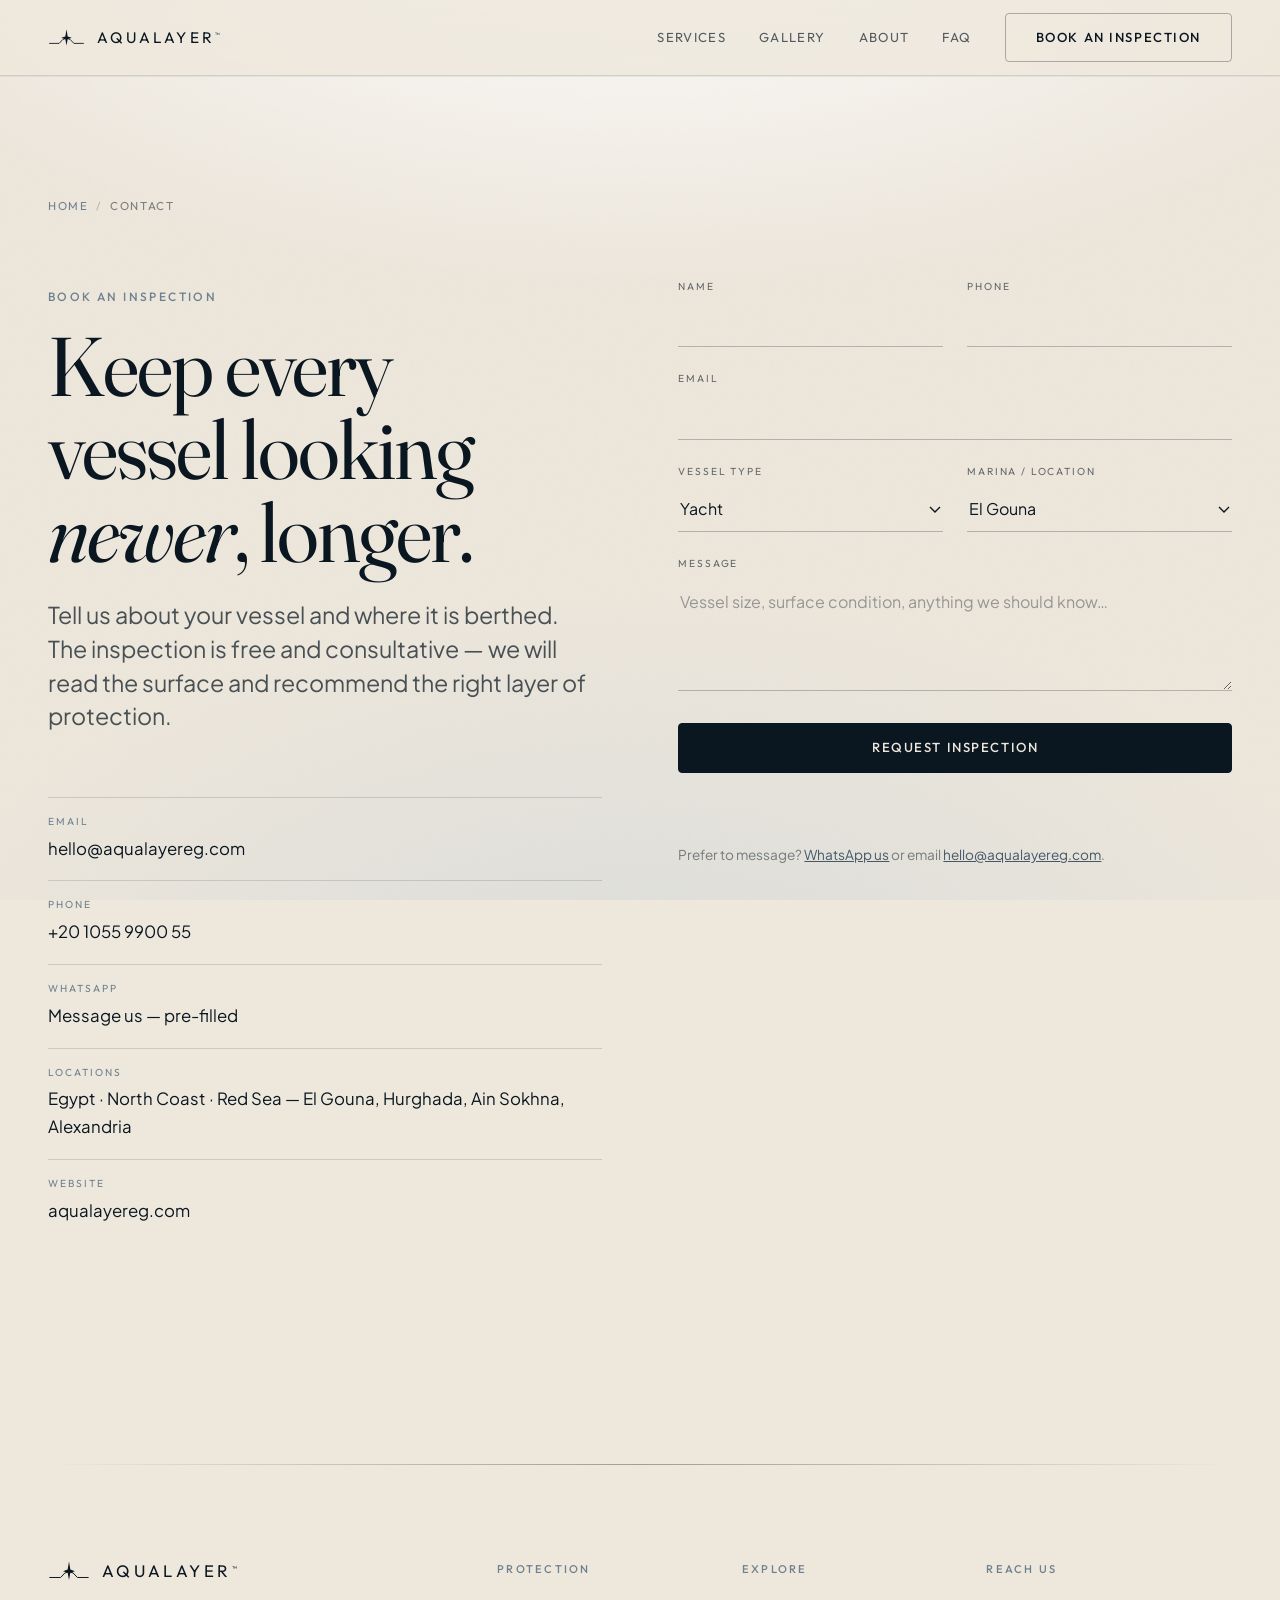
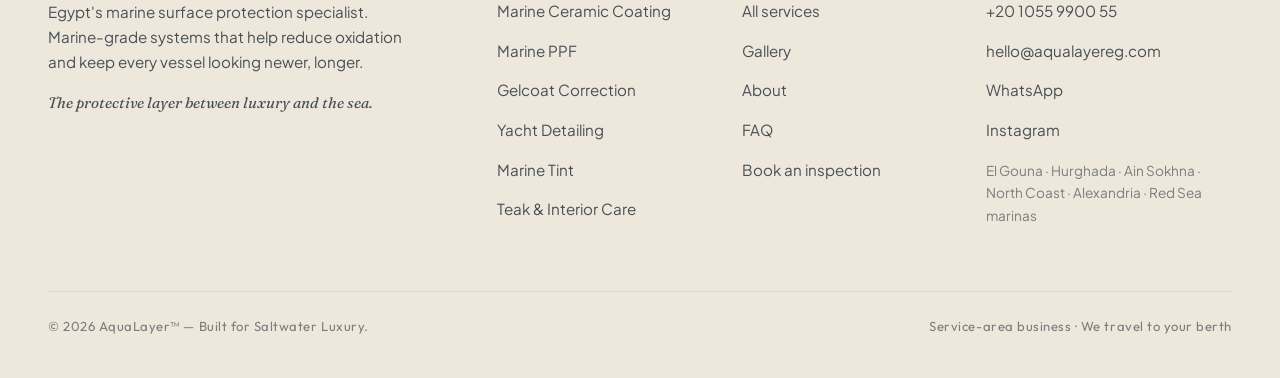
<file: contact/index.html>
<!DOCTYPE html>
<html lang="en">
<head>
<meta charset="utf-8">
<meta name="viewport" content="width=device-width, initial-scale=1">
<title>Book a Yacht Inspection | AquaLayer™</title>
<meta name="description" content="Book a free, consultative marine surface inspection in Egypt — El Gouna, Hurghada, Ain Sokhna, North Coast and Alexandria. Keep every vessel looking newer, longer.">
<script>document.documentElement.classList.add('js')</script>
<link rel="canonical" href="https://aqualayereg.com/contact/">
<meta name="theme-color" content="#EDE7DC">
<meta name="robots" content="index, follow, max-image-preview:large">
<meta property="og:type" content="website">
<meta property="og:site_name" content="AquaLayer™">
<meta property="og:title" content="Book a Yacht Inspection | AquaLayer™">
<meta property="og:description" content="Book a free, consultative marine surface inspection in Egypt — El Gouna, Hurghada, Ain Sokhna, North Coast and Alexandria. Keep every vessel looking newer, longer.">
<meta property="og:url" content="https://aqualayereg.com/contact/">
<meta property="og:image" content="https://aqualayereg.com/assets/img/og-default.jpg">
<meta property="og:image:width" content="1200">
<meta property="og:image:height" content="630">
<meta property="og:image:alt" content="AquaLayer — the protective layer between luxury and the sea.">
<meta name="twitter:card" content="summary_large_image">
<meta name="twitter:title" content="Book a Yacht Inspection | AquaLayer™">
<meta name="twitter:description" content="Book a free, consultative marine surface inspection in Egypt — El Gouna, Hurghada, Ain Sokhna, North Coast and Alexandria. Keep every vessel looking newer, longer.">
<meta name="twitter:image" content="https://aqualayereg.com/assets/img/og-default.jpg">
<link rel="icon" href="../favicon.svg" type="image/svg+xml">
<link rel="icon" href="../favicon-32.png" sizes="32x32" type="image/png">
<link rel="alternate icon" href="../favicon.ico">
<link rel="apple-touch-icon" href="../apple-touch-icon.png">
<link rel="preload" href="../assets/fonts/fraunces-normal.woff2" as="font" type="font/woff2" crossorigin>
<link rel="preload" href="../assets/fonts/plus-jakarta-sans-normal.woff2" as="font" type="font/woff2" crossorigin>
<link rel="stylesheet" href="../assets/css/fonts.css">
<link rel="stylesheet" href="../assets/css/site.css">
<link rel="stylesheet" href="../assets/css/contact.css">
<link rel="stylesheet" href="../assets/css/mobile.css">

<script type="application/ld+json">
{
  "@context": "https://schema.org",
  "@graph": [
    {
      "@type": "Organization",
      "@id": "https://aqualayereg.com/#organization",
      "name": "AquaLayer",
      "legalName": "AquaLayer™",
      "url": "https://aqualayereg.com/",
      "email": "hello@aqualayereg.com",
      "telephone": "+201055990055",
      "logo": "https://aqualayereg.com/apple-touch-icon.png",
      "image": "https://aqualayereg.com/assets/img/og-default.jpg",
      "description": "Egypt's premium marine surface protection specialist.",
      "slogan": "The protective layer between luxury and the sea.",
      "sameAs": [
        "https://www.instagram.com/aqualayereg/"
      ]
    },
    {
      "@type": "WebSite",
      "@id": "https://aqualayereg.com/#website",
      "url": "https://aqualayereg.com/",
      "name": "AquaLayer™",
      "publisher": {
        "@id": "https://aqualayereg.com/#organization"
      },
      "inLanguage": "en"
    },
    {
      "@type": "LocalBusiness",
      "@id": "https://aqualayereg.com/#localbusiness",
      "name": "AquaLayer",
      "image": "https://aqualayereg.com/assets/img/og-default.jpg",
      "url": "https://aqualayereg.com/",
      "telephone": "+201055990055",
      "email": "hello@aqualayereg.com",
      "priceRange": "$$$",
      "currenciesAccepted": "EGP",
      "parentOrganization": {
        "@id": "https://aqualayereg.com/#organization"
      },
      "description": "Mobile marine surface protection across Egypt's Red Sea and Mediterranean coasts.",
      "address": {
        "@type": "PostalAddress",
        "addressCountry": "EG",
        "addressRegion": "Red Sea"
      },
      "geo": {
        "@type": "GeoCoordinates",
        "latitude": 27.3954,
        "longitude": 33.6781
      },
      "areaServed": [
        {
          "@type": "Place",
          "name": "El Gouna"
        },
        {
          "@type": "Place",
          "name": "Hurghada"
        },
        {
          "@type": "Place",
          "name": "Ain Sokhna"
        },
        {
          "@type": "Place",
          "name": "North Coast (Sahel), Egypt"
        },
        {
          "@type": "Place",
          "name": "Alexandria"
        },
        {
          "@type": "Place",
          "name": "Red Sea marinas"
        }
      ]
    },
    {
      "@type": "BreadcrumbList",
      "itemListElement": [
        {
          "@type": "ListItem",
          "position": 1,
          "name": "Home",
          "item": "https://aqualayereg.com/"
        },
        {
          "@type": "ListItem",
          "position": 2,
          "name": "Contact",
          "item": "https://aqualayereg.com/contact/"
        }
      ]
    },
    {
      "@type": "ContactPage",
      "@id": "https://aqualayereg.com/contact/#webpage",
      "url": "https://aqualayereg.com/contact/",
      "name": "Book a Yacht Inspection | AquaLayer™",
      "isPartOf": {
        "@id": "https://aqualayereg.com/#website"
      },
      "about": {
        "@id": "https://aqualayereg.com/#localbusiness"
      },
      "inLanguage": "en"
    }
  ]
}
</script>
<script src="../assets/js/site.js" defer></script>
<script src="../assets/js/contact.js" defer></script>
</head>
<body class="pearl">
<a class="skip-link" href="#main">Skip to content</a>
<div class="bg-ground" aria-hidden="true"></div>
<div class="bg-grain" aria-hidden="true"></div>
<span id="nav-sentinel" aria-hidden="true"></span>

<header class="site-nav" id="top">
  <div class="site-nav__inner">
    <a class="brand" href="../index.html" aria-label="AquaLayer — home">
      <svg class="brand__mark" viewBox="0 0 60 32" fill="none" aria-hidden="true" focusable="false">
        <path d="M2.5 25 L18 25 Q30 8 42 25 L57.5 25" stroke="currentColor" stroke-width="1.4" stroke-linecap="round"></path>
        <path d="M30 2 L31.9 13.7 L38.5 16 L31.9 18.3 L30 28.5 L28.1 18.3 L21.5 16 L28.1 13.7 Z" fill="currentColor"></path>
      </svg>
      <span class="brand__word">AquaLayer<sup>™</sup></span>
    </a>
    <div class="nav-right">
      <nav class="nav-links" aria-label="Primary">
        <a href="../services/index.html">Services</a>
        <a href="../gallery/index.html">Gallery</a>
        <a href="../about/index.html">About</a>
        <a href="../faq/index.html">FAQ</a>
      </nav>
      <a class="btn nav-cta" href="../contact/index.html" aria-current="page">Book an inspection</a>
      <button class="nav-toggle" aria-label="Open menu" aria-expanded="false" aria-controls="nav-overlay">
        <span></span><span></span><span></span>
      </button>
    </div>
  </div>
</header>

<div class="nav-overlay" id="nav-overlay" aria-hidden="true">
  <nav class="nav-overlay__links" aria-label="Mobile">
    <a href="../services/index.html"><span class="idx">01</span>Services</a>
    <a href="../gallery/index.html"><span class="idx">02</span>Gallery</a>
    <a href="../about/index.html"><span class="idx">03</span>About</a>
    <a href="../faq/index.html"><span class="idx">04</span>FAQ</a>
    <a href="../contact/index.html"><span class="idx">05</span>Contact</a>
  </nav>
  <a class="btn" href="../contact/index.html">Book an inspection</a>
  <div class="nav-overlay__meta">
    <a href="tel:+201055990055">+20 1055 9900 55</a>
    <a href="mailto:hello@aqualayereg.com">hello@aqualayereg.com</a>
    <a href="https://wa.me/201055990055?text=Hello%20AquaLayer%2C%20I%20would%20like%20to%20book%20an%20inspection." target="_blank" rel="noopener">WhatsApp</a>
  </div>
</div>
<main id="main">

  <section class="contact-hero" aria-labelledby="c-h1">
    <div class="container">
      <nav class="breadcrumb" aria-label="Breadcrumb"><a href="../index.html">Home</a><span class="sep" aria-hidden="true">/</span><span aria-current="page">Contact</span></nav>
      <div class="contact-layout">
        <div class="contact-intro">
          <p class="eyebrow">Book an inspection</p>
          <h1 id="c-h1">Keep every vessel looking <span class="kw">newer</span>, longer.</h1>
          <p class="lead">Tell us about your vessel and where it is berthed. The inspection is free and consultative — we will read the surface and recommend the right layer of protection.</p>
          <div class="contact-blocks">
            <div class="cblock"><span class="lbl">Email</span><a href="mailto:hello@aqualayereg.com">hello@aqualayereg.com</a></div>
            <div class="cblock"><span class="lbl">Phone</span><a href="tel:+201055990055">+20 1055 9900 55</a></div>
            <div class="cblock"><span class="lbl">WhatsApp</span><a href="https://wa.me/201055990055?text=Hello%20AquaLayer%2C%20I%20would%20like%20to%20book%20an%20inspection." target="_blank" rel="noopener">Message us — pre-filled</a></div>
            <div class="cblock span-2"><span class="lbl">Locations</span><p>Egypt · North Coast · Red Sea — El Gouna, Hurghada, Ain Sokhna, Alexandria</p></div>
            <div class="cblock"><span class="lbl">Website</span><a href="https://aqualayereg.com/">aqualayereg.com</a></div>
          </div>
        </div>
        <div class="contact-form">
          <form id="inspection-form" novalidate>
            <!-- TODO: replace access key — get a free key at https://web3forms.com (used by contact.js). Until set, the form routes the lead to WhatsApp automatically. -->
            <input type="hidden" name="access_key" value="YOUR_WEB3FORMS_ACCESS_KEY">
            <input type="hidden" name="subject" value="New inspection request — AquaLayer website">
            <input type="hidden" name="from_name" value="AquaLayer Website">
            <div class="hp" aria-hidden="true"><label>Do not fill<input type="checkbox" name="botcheck" tabindex="-1" autocomplete="off"></label></div>
            <div class="form">
              <div class="form-row">
                <div class="field"><label for="f-name">Name</label><input id="f-name" name="name" type="text" autocomplete="name" required></div>
                <div class="field"><label for="f-phone">Phone</label><input id="f-phone" name="phone" type="tel" autocomplete="tel" required></div>
              </div>
              <div class="field"><label for="f-email">Email</label><input id="f-email" name="email" type="email" autocomplete="email"></div>
              <div class="form-row">
                <div class="field"><label for="f-vessel">Vessel type</label>
                  <select id="f-vessel" name="vessel">
                    <option value="Yacht">Yacht</option>
                    <option value="Motor boat">Motor boat</option>
                    <option value="Sailboat">Sailboat</option>
                    <option value="Jet ski">Jet ski</option>
                    <option value="Other">Other</option>
                  </select>
                </div>
                <div class="field"><label for="f-loc">Marina / location</label>
                  <select id="f-loc" name="location">
                    <option value="El Gouna">El Gouna</option>
                    <option value="Hurghada / Red Sea">Hurghada / Red Sea</option>
                    <option value="North Coast">North Coast</option>
                    <option value="Ain Sokhna">Ain Sokhna</option>
                    <option value="Alexandria">Alexandria</option>
                    <option value="Berthed elsewhere">Berthed elsewhere</option>
                  </select>
                </div>
              </div>
              <div class="field"><label for="f-msg">Message</label><textarea id="f-msg" name="message" rows="4" placeholder="Vessel size, surface condition, anything we should know…"></textarea></div>
              <button type="submit" class="btn btn--dark">Request inspection</button>
              <p class="form-status" data-form-status role="status" aria-live="polite"></p>
              <p class="form-fallback">Prefer to message? <a href="https://wa.me/201055990055?text=Hello%20AquaLayer%2C%20I%20would%20like%20to%20book%20an%20inspection." target="_blank" rel="noopener" data-wa-fallback>WhatsApp us</a> or email <a href="mailto:hello@aqualayereg.com">hello@aqualayereg.com</a>.</p>
            </div>
          </form>
          <div class="success" data-success hidden>
            <span class="eyebrow">Received</span>
            <h2><span class="kw">Inspection</span> requested.</h2>
            <p>Thank you — your request is in. We’ll reply shortly to arrange your free inspection. For anything urgent, reach us directly.</p>
            <a class="btn btn--ghost" href="https://wa.me/201055990055?text=Hello%20AquaLayer%2C%20I%20would%20like%20to%20book%20an%20inspection." target="_blank" rel="noopener">WhatsApp us <span aria-hidden="true">→</span></a>
          </div>
        </div>
      </div>
    </div>
  </section>
</main>
<footer class="site-footer" role="contentinfo">
  <div class="container">
    <div class="footer-grid">
      <div class="footer-brand">
        <a class="brand" href="../index.html" aria-label="AquaLayer — home">
          <svg class="brand__mark" viewBox="0 0 60 32" fill="none" aria-hidden="true" focusable="false">
        <path d="M2.5 25 L18 25 Q30 8 42 25 L57.5 25" stroke="currentColor" stroke-width="1.4" stroke-linecap="round"></path>
        <path d="M30 2 L31.9 13.7 L38.5 16 L31.9 18.3 L30 28.5 L28.1 18.3 L21.5 16 L28.1 13.7 Z" fill="currentColor"></path>
      </svg>
          <span class="brand__word">AquaLayer<sup>™</sup></span>
        </a>
        <p>Egypt's marine surface protection specialist. Marine-grade systems that help reduce oxidation and keep every vessel looking newer, longer.</p>
        <p class="footer-tagline">The protective layer between luxury and the sea.</p>
      </div>
      <div class="footer-col">
        <h4>Protection</h4>
        <ul>
          <li><a href="../services/marine-ceramic-coating/index.html">Marine Ceramic Coating</a></li>
          <li><a href="../services/marine-ppf/index.html">Marine PPF</a></li>
          <li><a href="../services/gelcoat-correction/index.html">Gelcoat Correction</a></li>
          <li><a href="../services/yacht-detailing/index.html">Yacht Detailing</a></li>
          <li><a href="../services/marine-tint/index.html">Marine Tint</a></li>
          <li><a href="../services/teak-and-interior-care/index.html">Teak &amp; Interior Care</a></li>
        </ul>
      </div>
      <div class="footer-col">
        <h4>Explore</h4>
        <ul>
          <li><a href="../services/index.html">All services</a></li>
          <li><a href="../gallery/index.html">Gallery</a></li>
          <li><a href="../about/index.html">About</a></li>
          <li><a href="../faq/index.html">FAQ</a></li>
          <li><a href="../contact/index.html">Book an inspection</a></li>
        </ul>
      </div>
      <div class="footer-col">
        <h4>Reach us</h4>
        <ul>
          <li><a href="tel:+201055990055">+20 1055 9900 55</a></li>
          <li><a href="mailto:hello@aqualayereg.com">hello@aqualayereg.com</a></li>
          <li><a href="https://wa.me/201055990055?text=Hello%20AquaLayer%2C%20I%20would%20like%20to%20book%20an%20inspection." target="_blank" rel="noopener">WhatsApp</a></li>
          <li><a href="https://www.instagram.com/aqualayereg/" target="_blank" rel="noopener">Instagram</a></li>
        </ul>
        <p class="muted" style="margin-top:16px;font-size:.85rem">El Gouna · Hurghada · Ain Sokhna · North Coast · Alexandria · Red Sea marinas</p>
      </div>
    </div>
    <div class="footer-bottom">
      <p>© <span data-year>2026</span> AquaLayer™ — Built for Saltwater Luxury.</p>
      <div class="footer-legal">
        <p>Service-area business · We travel to your berth</p>
      </div>
    </div>
  </div>
</footer>
</body>
</html>
</file>
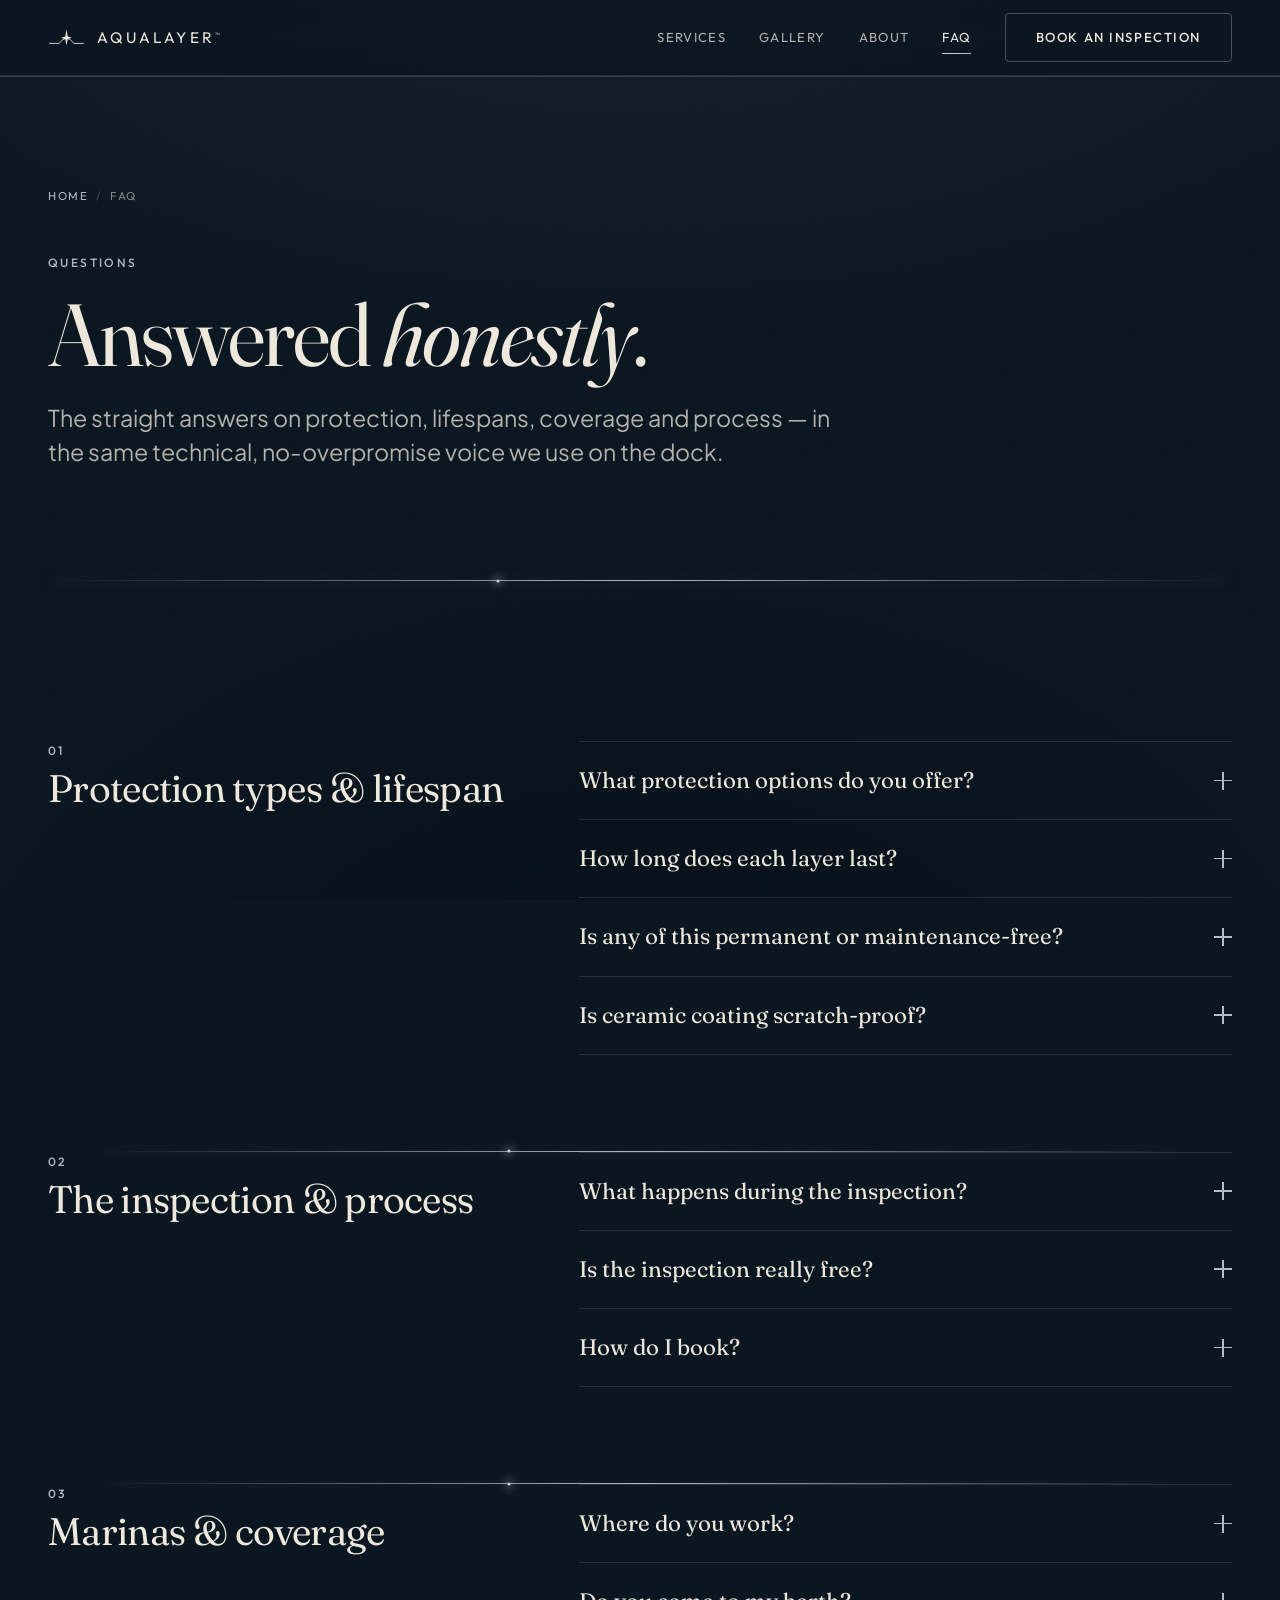
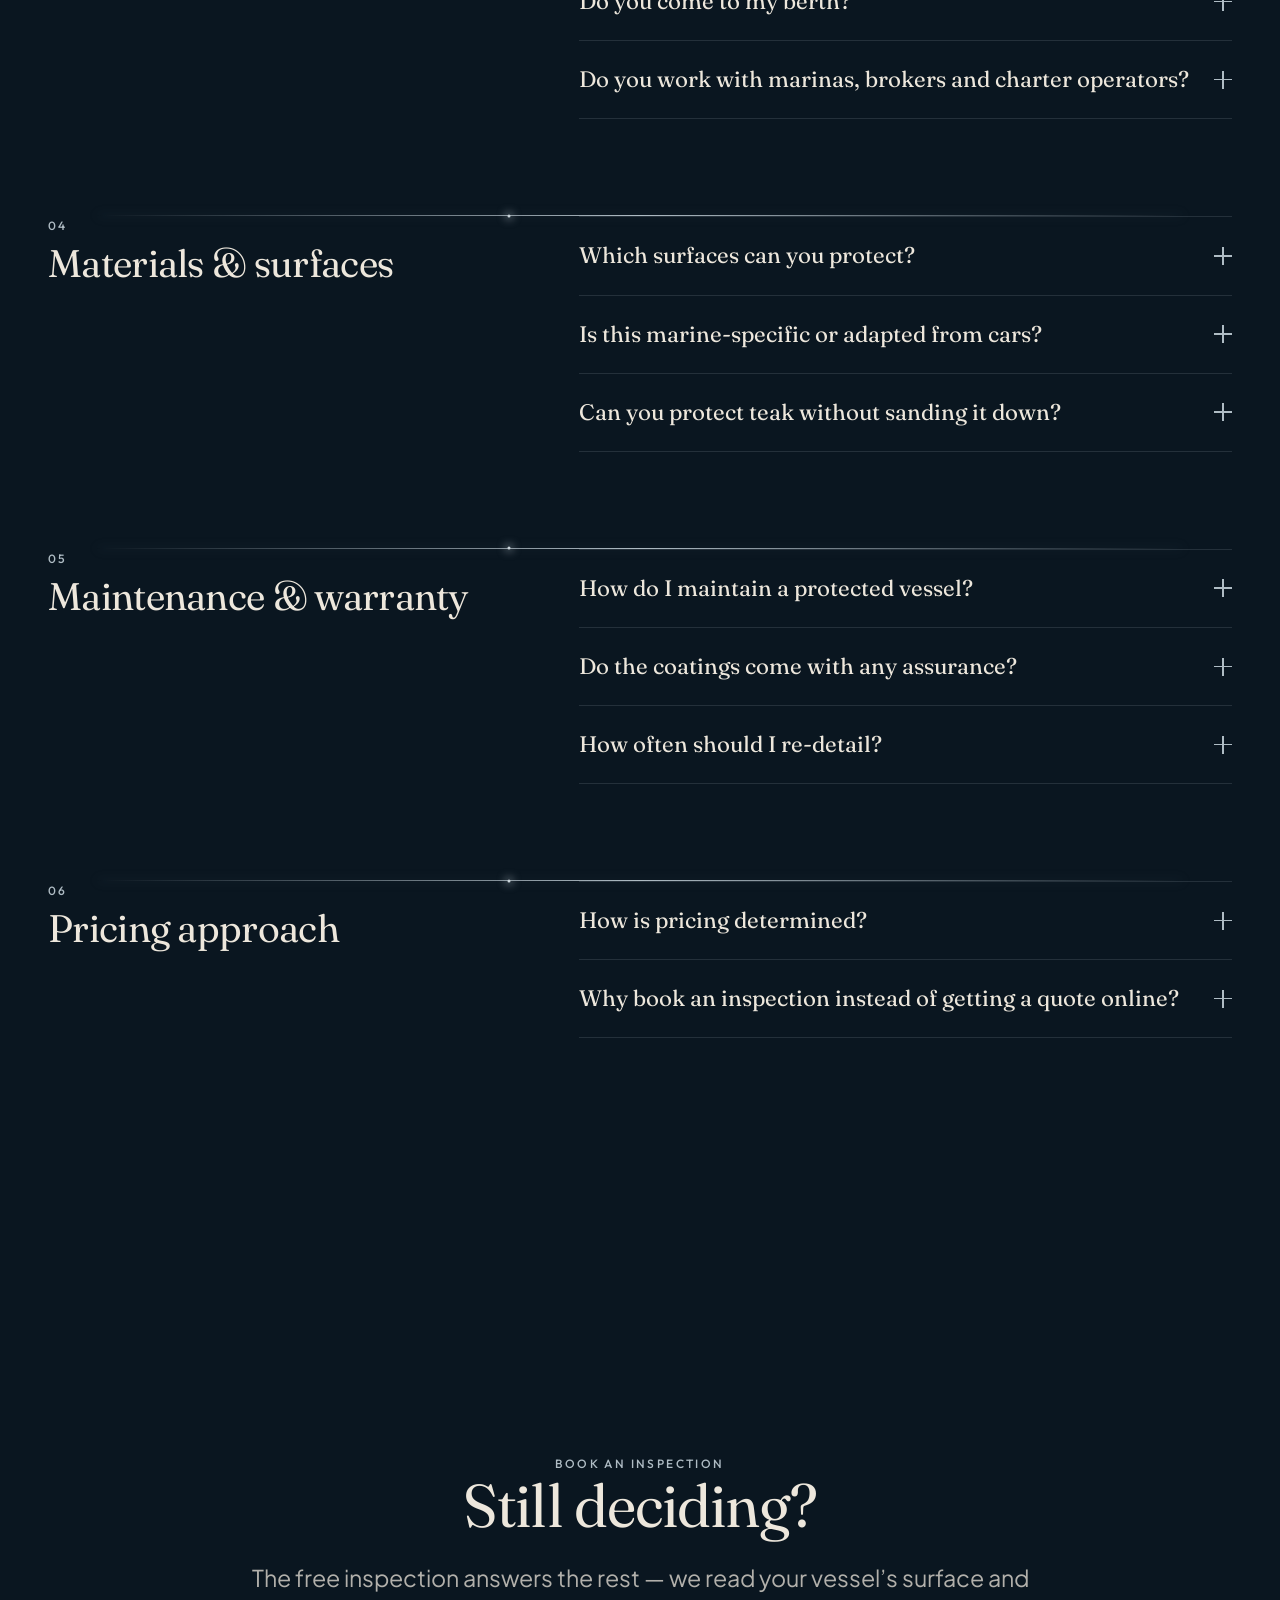
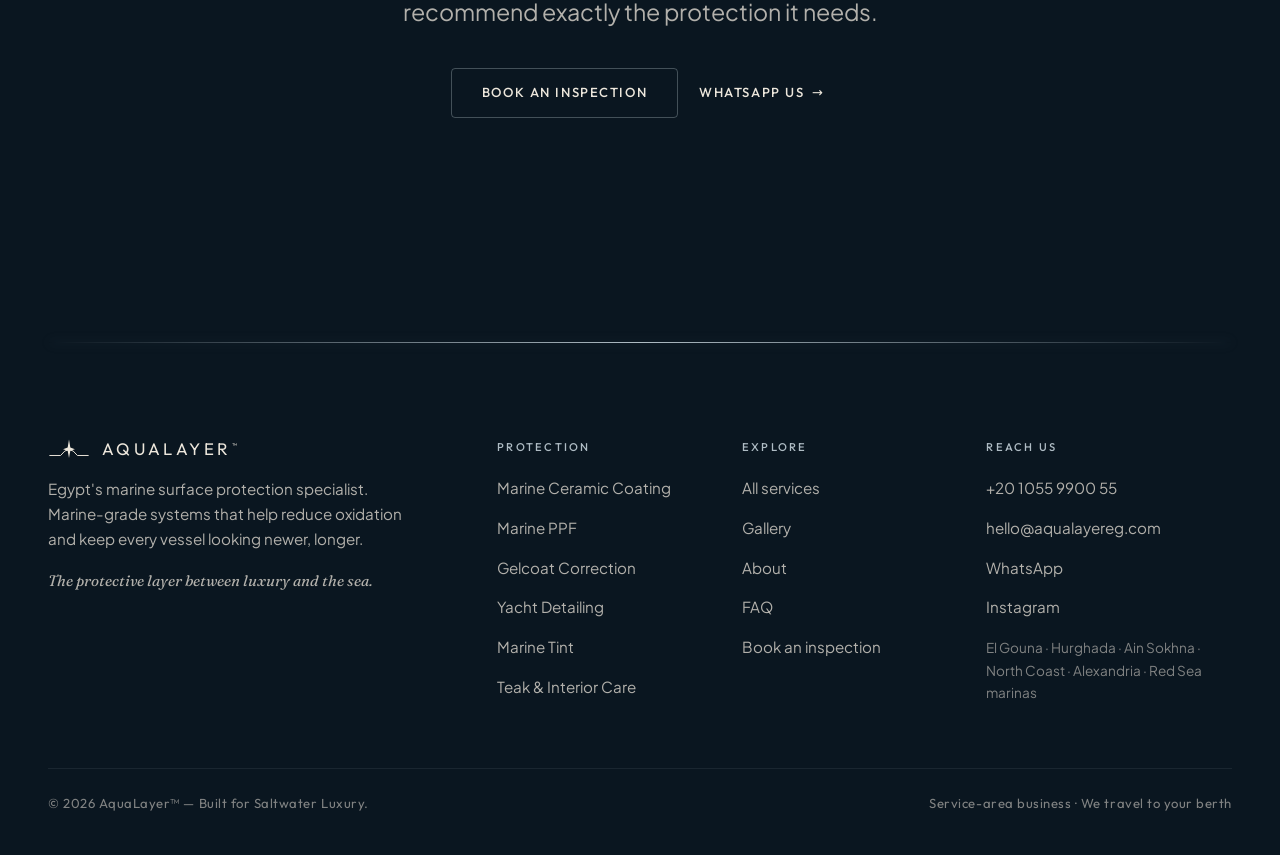
<file: faq/index.html>
<!DOCTYPE html>
<html lang="en">
<head>
<meta charset="utf-8">
<meta name="viewport" content="width=device-width, initial-scale=1">
<title>Marine Protection FAQ | AquaLayer™</title>
<meta name="description" content="Honest answers on marine ceramic coating, PPF, gelcoat correction, lifespans, coverage and process for yacht owners in Egypt. Book a free inspection.">
<script>document.documentElement.classList.add('js')</script>
<link rel="canonical" href="https://aqualayereg.com/faq/">
<meta name="theme-color" content="#0A1620">
<meta name="robots" content="index, follow, max-image-preview:large">
<meta property="og:type" content="website">
<meta property="og:site_name" content="AquaLayer™">
<meta property="og:title" content="Marine Protection FAQ | AquaLayer™">
<meta property="og:description" content="Honest answers on marine ceramic coating, PPF, gelcoat correction, lifespans, coverage and process for yacht owners in Egypt. Book a free inspection.">
<meta property="og:url" content="https://aqualayereg.com/faq/">
<meta property="og:image" content="https://aqualayereg.com/assets/img/og-default.jpg">
<meta property="og:image:width" content="1200">
<meta property="og:image:height" content="630">
<meta property="og:image:alt" content="AquaLayer — the protective layer between luxury and the sea.">
<meta name="twitter:card" content="summary_large_image">
<meta name="twitter:title" content="Marine Protection FAQ | AquaLayer™">
<meta name="twitter:description" content="Honest answers on marine ceramic coating, PPF, gelcoat correction, lifespans, coverage and process for yacht owners in Egypt. Book a free inspection.">
<meta name="twitter:image" content="https://aqualayereg.com/assets/img/og-default.jpg">
<link rel="icon" href="../favicon.svg" type="image/svg+xml">
<link rel="icon" href="../favicon-32.png" sizes="32x32" type="image/png">
<link rel="alternate icon" href="../favicon.ico">
<link rel="apple-touch-icon" href="../apple-touch-icon.png">
<link rel="preload" href="../assets/fonts/fraunces-normal.woff2" as="font" type="font/woff2" crossorigin>
<link rel="preload" href="../assets/fonts/plus-jakarta-sans-normal.woff2" as="font" type="font/woff2" crossorigin>
<link rel="stylesheet" href="../assets/css/fonts.css">
<link rel="stylesheet" href="../assets/css/site.css">
<link rel="stylesheet" href="../assets/css/faq.css">
<link rel="stylesheet" href="../assets/css/mobile.css">

<script type="application/ld+json">
{
  "@context": "https://schema.org",
  "@graph": [
    {
      "@type": "Organization",
      "@id": "https://aqualayereg.com/#organization",
      "name": "AquaLayer",
      "legalName": "AquaLayer™",
      "url": "https://aqualayereg.com/",
      "email": "hello@aqualayereg.com",
      "telephone": "+201055990055",
      "logo": "https://aqualayereg.com/apple-touch-icon.png",
      "image": "https://aqualayereg.com/assets/img/og-default.jpg",
      "description": "Egypt's premium marine surface protection specialist.",
      "slogan": "The protective layer between luxury and the sea.",
      "sameAs": [
        "https://www.instagram.com/aqualayereg/"
      ]
    },
    {
      "@type": "WebSite",
      "@id": "https://aqualayereg.com/#website",
      "url": "https://aqualayereg.com/",
      "name": "AquaLayer™",
      "publisher": {
        "@id": "https://aqualayereg.com/#organization"
      },
      "inLanguage": "en"
    },
    {
      "@type": "BreadcrumbList",
      "itemListElement": [
        {
          "@type": "ListItem",
          "position": 1,
          "name": "Home",
          "item": "https://aqualayereg.com/"
        },
        {
          "@type": "ListItem",
          "position": 2,
          "name": "FAQ",
          "item": "https://aqualayereg.com/faq/"
        }
      ]
    },
    {
      "@type": "FAQPage",
      "@id": "https://aqualayereg.com/faq/#faqpage",
      "url": "https://aqualayereg.com/faq/",
      "name": "Marine Protection FAQ | AquaLayer™",
      "isPartOf": {
        "@id": "https://aqualayereg.com/#website"
      },
      "inLanguage": "en",
      "mainEntity": [
        {
          "@type": "Question",
          "name": "What protection options do you offer?",
          "acceptedAnswer": {
            "@type": "Answer",
            "text": "Three core layers: detailing protection (3–9 months), nano ceramic graphene coating (12–24 months) and 10-mil marine PPF (36–60 months) — plus gelcoat correction, marine tint and teak & interior care. We match the layer to your vessel and how it is used."
          }
        },
        {
          "@type": "Question",
          "name": "How long does each layer last?",
          "acceptedAnswer": {
            "@type": "Answer",
            "text": "Detailing protection holds 3–9 months, ceramic graphene 12–24 months, and 10-mil marine PPF 36–60 months. These are honest, real-world figures that depend on use, berth and maintenance — we never round them up."
          }
        },
        {
          "@type": "Question",
          "name": "Is any of this permanent or maintenance-free?",
          "acceptedAnswer": {
            "@type": "Answer",
            "text": "No, and we will never tell you it is. Every protective layer has a finite lifespan and benefits from light maintenance. What protection does is reduce oxidation and make upkeep far easier between services."
          }
        },
        {
          "@type": "Question",
          "name": "Is ceramic coating scratch-proof?",
          "acceptedAnswer": {
            "@type": "Answer",
            "text": "No surface is scratch-proof. Ceramic graphene adds hardness and helps resist swirls and etching; for genuine impact and abrasion resistance we use 10-mil PPF on the zones that need it."
          }
        },
        {
          "@type": "Question",
          "name": "What happens during the inspection?",
          "acceptedAnswer": {
            "@type": "Answer",
            "text": "We assess your vessel’s surface, read its oxidation level (L1–L3), and recommend the right combination of correction and protection — with honest expectations and no pressure. The inspection is free and consultative."
          }
        },
        {
          "@type": "Question",
          "name": "Is the inspection really free?",
          "acceptedAnswer": {
            "@type": "Answer",
            "text": "Yes. The inspection is the start of the relationship, not a sales trap. We would rather tell you what your vessel actually needs than sell you a layer it doesn’t."
          }
        },
        {
          "@type": "Question",
          "name": "How do I book?",
          "acceptedAnswer": {
            "@type": "Answer",
            "text": "Use the inspection form, WhatsApp or call. Tell us your vessel type and marina, and we will arrange a visit to your berth."
          }
        },
        {
          "@type": "Question",
          "name": "Where do you work?",
          "acceptedAnswer": {
            "@type": "Answer",
            "text": "We are a service-area business covering El Gouna, Hurghada, Ain Sokhna, the North Coast (Sahel), Alexandria and Red Sea marinas. We travel to your vessel."
          }
        },
        {
          "@type": "Question",
          "name": "Do you come to my berth?",
          "acceptedAnswer": {
            "@type": "Answer",
            "text": "Yes — we work at your marina or berth wherever practical, with the right setup for a marine-grade result."
          }
        },
        {
          "@type": "Question",
          "name": "Do you work with marinas, brokers and charter operators?",
          "acceptedAnswer": {
            "@type": "Answer",
            "text": "Yes. We partner with marinas, yacht brokers and charter and hospitality operators on fleet and resale protection programmes."
          }
        },
        {
          "@type": "Question",
          "name": "Which surfaces can you protect?",
          "acceptedAnswer": {
            "@type": "Answer",
            "text": "Gelcoat and painted hulls, glass, metals, teak, leather, vinyl and interior surfaces. Each gets the right marine-safe products and the right layer."
          }
        },
        {
          "@type": "Question",
          "name": "Is this marine-specific or adapted from cars?",
          "acceptedAnswer": {
            "@type": "Answer",
            "text": "Marine-native. Our coatings, films and methods are formulated and applied for saltwater, UV and the realities of a vessel — not borrowed from automotive work."
          }
        },
        {
          "@type": "Question",
          "name": "Can you protect teak without sanding it down?",
          "acceptedAnswer": {
            "@type": "Answer",
            "text": "Yes — we prefer gentle cleaning and treatment that preserves teak thickness and colour. Aggressive sanding is a last resort."
          }
        },
        {
          "@type": "Question",
          "name": "How do I maintain a protected vessel?",
          "acceptedAnswer": {
            "@type": "Answer",
            "text": "Routine salt rinses and periodic maintenance detailing keep protection performing. We hand over a simple care guide and recommend an honest interval for your usage."
          }
        },
        {
          "@type": "Question",
          "name": "Do the coatings come with any assurance?",
          "acceptedAnswer": {
            "@type": "Answer",
            "text": "We set clear, exact lifespan expectations up front and use professional-grade systems. Specific coverage is confirmed at inspection based on the products and scope chosen."
          }
        },
        {
          "@type": "Question",
          "name": "How often should I re-detail?",
          "acceptedAnswer": {
            "@type": "Answer",
            "text": "In active Red Sea use, every few months. We will advise based on how and where your vessel is berthed and run."
          }
        },
        {
          "@type": "Question",
          "name": "How is pricing determined?",
          "acceptedAnswer": {
            "@type": "Answer",
            "text": "By vessel size, surface condition and the scope of correction and protection. Because oxidation level changes the work involved, we quote after the inspection — so the figure reflects your actual vessel."
          }
        },
        {
          "@type": "Question",
          "name": "Why book an inspection instead of getting a quote online?",
          "acceptedAnswer": {
            "@type": "Answer",
            "text": "A marine surface can’t be priced accurately from a photo. The inspection lets us read the real condition and recommend only what genuinely protects your vessel."
          }
        }
      ]
    }
  ]
}
</script>
<script src="../assets/js/site.js" defer></script>
<script src="../assets/js/faq.js" defer></script>
</head>
<body>
<a class="skip-link" href="#main">Skip to content</a>
<div class="bg-ground" aria-hidden="true"></div>
<div class="bg-grain" aria-hidden="true"></div>
<span id="nav-sentinel" aria-hidden="true"></span>

<header class="site-nav" id="top">
  <div class="site-nav__inner">
    <a class="brand" href="../index.html" aria-label="AquaLayer — home">
      <svg class="brand__mark" viewBox="0 0 60 32" fill="none" aria-hidden="true" focusable="false">
        <path d="M2.5 25 L18 25 Q30 8 42 25 L57.5 25" stroke="currentColor" stroke-width="1.4" stroke-linecap="round"></path>
        <path d="M30 2 L31.9 13.7 L38.5 16 L31.9 18.3 L30 28.5 L28.1 18.3 L21.5 16 L28.1 13.7 Z" fill="currentColor"></path>
      </svg>
      <span class="brand__word">AquaLayer<sup>™</sup></span>
    </a>
    <div class="nav-right">
      <nav class="nav-links" aria-label="Primary">
        <a href="../services/index.html">Services</a>
        <a href="../gallery/index.html">Gallery</a>
        <a href="../about/index.html">About</a>
        <a href="../faq/index.html" aria-current="page">FAQ</a>
      </nav>
      <a class="btn nav-cta" href="../contact/index.html">Book an inspection</a>
      <button class="nav-toggle" aria-label="Open menu" aria-expanded="false" aria-controls="nav-overlay">
        <span></span><span></span><span></span>
      </button>
    </div>
  </div>
</header>

<div class="nav-overlay" id="nav-overlay" aria-hidden="true">
  <nav class="nav-overlay__links" aria-label="Mobile">
    <a href="../services/index.html"><span class="idx">01</span>Services</a>
    <a href="../gallery/index.html"><span class="idx">02</span>Gallery</a>
    <a href="../about/index.html"><span class="idx">03</span>About</a>
    <a href="../faq/index.html"><span class="idx">04</span>FAQ</a>
    <a href="../contact/index.html"><span class="idx">05</span>Contact</a>
  </nav>
  <a class="btn" href="../contact/index.html">Book an inspection</a>
  <div class="nav-overlay__meta">
    <a href="tel:+201055990055">+20 1055 9900 55</a>
    <a href="mailto:hello@aqualayereg.com">hello@aqualayereg.com</a>
    <a href="https://wa.me/201055990055?text=Hello%20AquaLayer%2C%20I%20would%20like%20to%20book%20an%20inspection." target="_blank" rel="noopener">WhatsApp</a>
  </div>
</div>
<main id="main">

  <section class="page-hero" aria-labelledby="f-h1">
    <div class="container">
      <nav class="breadcrumb" aria-label="Breadcrumb"><a href="../index.html">Home</a><span class="sep" aria-hidden="true">/</span><span aria-current="page">FAQ</span></nav>
      <p class="eyebrow">Questions</p>
      <h1 id="f-h1">Answered <span class="kw">honestly</span>.</h1>
      <p class="lead">The straight answers on protection, lifespans, coverage and process — in the same technical, no-overpromise voice we use on the dock.</p>
    </div>
  </section>
  
  <div class="section-divider" aria-hidden="true"><div class="container"><div class="waterline"></div></div></div>

  <section class="section">
    <div class="container"><div class="faq-group" data-reveal>
      <div class="faq-layout">
        <div class="faq-group__head"><span class="eyebrow">01</span><h2>Protection types & lifespan</h2></div>
        <div class="accordion" data-accordion><div class="acc__item" data-acc-item>
          <h3 style="margin:0"><button class="acc__q" id="faq-protection-q0" data-acc-trigger aria-expanded="false" aria-controls="faq-protection-a0">What protection options do you offer?<span class="acc__icon" aria-hidden="true"></span></button></h3>
          <div class="acc__panel" id="faq-protection-a0" role="region" aria-labelledby="faq-protection-q0"><div><p>Three core layers: detailing protection (3–9 months), nano ceramic graphene coating (12–24 months) and 10-mil marine PPF (36–60 months) — plus gelcoat correction, marine tint and teak & interior care. We match the layer to your vessel and how it is used.</p></div></div>
        </div><div class="acc__item" data-acc-item>
          <h3 style="margin:0"><button class="acc__q" id="faq-protection-q1" data-acc-trigger aria-expanded="false" aria-controls="faq-protection-a1">How long does each layer last?<span class="acc__icon" aria-hidden="true"></span></button></h3>
          <div class="acc__panel" id="faq-protection-a1" role="region" aria-labelledby="faq-protection-q1"><div><p>Detailing protection holds 3–9 months, ceramic graphene 12–24 months, and 10-mil marine PPF 36–60 months. These are honest, real-world figures that depend on use, berth and maintenance — we never round them up.</p></div></div>
        </div><div class="acc__item" data-acc-item>
          <h3 style="margin:0"><button class="acc__q" id="faq-protection-q2" data-acc-trigger aria-expanded="false" aria-controls="faq-protection-a2">Is any of this permanent or maintenance-free?<span class="acc__icon" aria-hidden="true"></span></button></h3>
          <div class="acc__panel" id="faq-protection-a2" role="region" aria-labelledby="faq-protection-q2"><div><p>No, and we will never tell you it is. Every protective layer has a finite lifespan and benefits from light maintenance. What protection does is reduce oxidation and make upkeep far easier between services.</p></div></div>
        </div><div class="acc__item" data-acc-item>
          <h3 style="margin:0"><button class="acc__q" id="faq-protection-q3" data-acc-trigger aria-expanded="false" aria-controls="faq-protection-a3">Is ceramic coating scratch-proof?<span class="acc__icon" aria-hidden="true"></span></button></h3>
          <div class="acc__panel" id="faq-protection-a3" role="region" aria-labelledby="faq-protection-q3"><div><p>No surface is scratch-proof. Ceramic graphene adds hardness and helps resist swirls and etching; for genuine impact and abrasion resistance we use 10-mil PPF on the zones that need it.</p></div></div>
        </div></div>
      </div>
    </div>
  <div class="section-divider" aria-hidden="true"><div class="container"><div class="waterline"></div></div></div>
<div class="faq-group" data-reveal>
      <div class="faq-layout">
        <div class="faq-group__head"><span class="eyebrow">02</span><h2>The inspection & process</h2></div>
        <div class="accordion" data-accordion><div class="acc__item" data-acc-item>
          <h3 style="margin:0"><button class="acc__q" id="faq-inspection-q0" data-acc-trigger aria-expanded="false" aria-controls="faq-inspection-a0">What happens during the inspection?<span class="acc__icon" aria-hidden="true"></span></button></h3>
          <div class="acc__panel" id="faq-inspection-a0" role="region" aria-labelledby="faq-inspection-q0"><div><p>We assess your vessel’s surface, read its oxidation level (L1–L3), and recommend the right combination of correction and protection — with honest expectations and no pressure. The inspection is free and consultative.</p></div></div>
        </div><div class="acc__item" data-acc-item>
          <h3 style="margin:0"><button class="acc__q" id="faq-inspection-q1" data-acc-trigger aria-expanded="false" aria-controls="faq-inspection-a1">Is the inspection really free?<span class="acc__icon" aria-hidden="true"></span></button></h3>
          <div class="acc__panel" id="faq-inspection-a1" role="region" aria-labelledby="faq-inspection-q1"><div><p>Yes. The inspection is the start of the relationship, not a sales trap. We would rather tell you what your vessel actually needs than sell you a layer it doesn’t.</p></div></div>
        </div><div class="acc__item" data-acc-item>
          <h3 style="margin:0"><button class="acc__q" id="faq-inspection-q2" data-acc-trigger aria-expanded="false" aria-controls="faq-inspection-a2">How do I book?<span class="acc__icon" aria-hidden="true"></span></button></h3>
          <div class="acc__panel" id="faq-inspection-a2" role="region" aria-labelledby="faq-inspection-q2"><div><p>Use the inspection form, WhatsApp or call. Tell us your vessel type and marina, and we will arrange a visit to your berth.</p></div></div>
        </div></div>
      </div>
    </div>
  <div class="section-divider" aria-hidden="true"><div class="container"><div class="waterline"></div></div></div>
<div class="faq-group" data-reveal>
      <div class="faq-layout">
        <div class="faq-group__head"><span class="eyebrow">03</span><h2>Marinas & coverage</h2></div>
        <div class="accordion" data-accordion><div class="acc__item" data-acc-item>
          <h3 style="margin:0"><button class="acc__q" id="faq-coverage-q0" data-acc-trigger aria-expanded="false" aria-controls="faq-coverage-a0">Where do you work?<span class="acc__icon" aria-hidden="true"></span></button></h3>
          <div class="acc__panel" id="faq-coverage-a0" role="region" aria-labelledby="faq-coverage-q0"><div><p>We are a service-area business covering El Gouna, Hurghada, Ain Sokhna, the North Coast (Sahel), Alexandria and Red Sea marinas. We travel to your vessel.</p></div></div>
        </div><div class="acc__item" data-acc-item>
          <h3 style="margin:0"><button class="acc__q" id="faq-coverage-q1" data-acc-trigger aria-expanded="false" aria-controls="faq-coverage-a1">Do you come to my berth?<span class="acc__icon" aria-hidden="true"></span></button></h3>
          <div class="acc__panel" id="faq-coverage-a1" role="region" aria-labelledby="faq-coverage-q1"><div><p>Yes — we work at your marina or berth wherever practical, with the right setup for a marine-grade result.</p></div></div>
        </div><div class="acc__item" data-acc-item>
          <h3 style="margin:0"><button class="acc__q" id="faq-coverage-q2" data-acc-trigger aria-expanded="false" aria-controls="faq-coverage-a2">Do you work with marinas, brokers and charter operators?<span class="acc__icon" aria-hidden="true"></span></button></h3>
          <div class="acc__panel" id="faq-coverage-a2" role="region" aria-labelledby="faq-coverage-q2"><div><p>Yes. We partner with marinas, yacht brokers and charter and hospitality operators on fleet and resale protection programmes.</p></div></div>
        </div></div>
      </div>
    </div>
  <div class="section-divider" aria-hidden="true"><div class="container"><div class="waterline"></div></div></div>
<div class="faq-group" data-reveal>
      <div class="faq-layout">
        <div class="faq-group__head"><span class="eyebrow">04</span><h2>Materials & surfaces</h2></div>
        <div class="accordion" data-accordion><div class="acc__item" data-acc-item>
          <h3 style="margin:0"><button class="acc__q" id="faq-materials-q0" data-acc-trigger aria-expanded="false" aria-controls="faq-materials-a0">Which surfaces can you protect?<span class="acc__icon" aria-hidden="true"></span></button></h3>
          <div class="acc__panel" id="faq-materials-a0" role="region" aria-labelledby="faq-materials-q0"><div><p>Gelcoat and painted hulls, glass, metals, teak, leather, vinyl and interior surfaces. Each gets the right marine-safe products and the right layer.</p></div></div>
        </div><div class="acc__item" data-acc-item>
          <h3 style="margin:0"><button class="acc__q" id="faq-materials-q1" data-acc-trigger aria-expanded="false" aria-controls="faq-materials-a1">Is this marine-specific or adapted from cars?<span class="acc__icon" aria-hidden="true"></span></button></h3>
          <div class="acc__panel" id="faq-materials-a1" role="region" aria-labelledby="faq-materials-q1"><div><p>Marine-native. Our coatings, films and methods are formulated and applied for saltwater, UV and the realities of a vessel — not borrowed from automotive work.</p></div></div>
        </div><div class="acc__item" data-acc-item>
          <h3 style="margin:0"><button class="acc__q" id="faq-materials-q2" data-acc-trigger aria-expanded="false" aria-controls="faq-materials-a2">Can you protect teak without sanding it down?<span class="acc__icon" aria-hidden="true"></span></button></h3>
          <div class="acc__panel" id="faq-materials-a2" role="region" aria-labelledby="faq-materials-q2"><div><p>Yes — we prefer gentle cleaning and treatment that preserves teak thickness and colour. Aggressive sanding is a last resort.</p></div></div>
        </div></div>
      </div>
    </div>
  <div class="section-divider" aria-hidden="true"><div class="container"><div class="waterline"></div></div></div>
<div class="faq-group" data-reveal>
      <div class="faq-layout">
        <div class="faq-group__head"><span class="eyebrow">05</span><h2>Maintenance & warranty</h2></div>
        <div class="accordion" data-accordion><div class="acc__item" data-acc-item>
          <h3 style="margin:0"><button class="acc__q" id="faq-maintenance-q0" data-acc-trigger aria-expanded="false" aria-controls="faq-maintenance-a0">How do I maintain a protected vessel?<span class="acc__icon" aria-hidden="true"></span></button></h3>
          <div class="acc__panel" id="faq-maintenance-a0" role="region" aria-labelledby="faq-maintenance-q0"><div><p>Routine salt rinses and periodic maintenance detailing keep protection performing. We hand over a simple care guide and recommend an honest interval for your usage.</p></div></div>
        </div><div class="acc__item" data-acc-item>
          <h3 style="margin:0"><button class="acc__q" id="faq-maintenance-q1" data-acc-trigger aria-expanded="false" aria-controls="faq-maintenance-a1">Do the coatings come with any assurance?<span class="acc__icon" aria-hidden="true"></span></button></h3>
          <div class="acc__panel" id="faq-maintenance-a1" role="region" aria-labelledby="faq-maintenance-q1"><div><p>We set clear, exact lifespan expectations up front and use professional-grade systems. Specific coverage is confirmed at inspection based on the products and scope chosen.</p></div></div>
        </div><div class="acc__item" data-acc-item>
          <h3 style="margin:0"><button class="acc__q" id="faq-maintenance-q2" data-acc-trigger aria-expanded="false" aria-controls="faq-maintenance-a2">How often should I re-detail?<span class="acc__icon" aria-hidden="true"></span></button></h3>
          <div class="acc__panel" id="faq-maintenance-a2" role="region" aria-labelledby="faq-maintenance-q2"><div><p>In active Red Sea use, every few months. We will advise based on how and where your vessel is berthed and run.</p></div></div>
        </div></div>
      </div>
    </div>
  <div class="section-divider" aria-hidden="true"><div class="container"><div class="waterline"></div></div></div>
<div class="faq-group" data-reveal>
      <div class="faq-layout">
        <div class="faq-group__head"><span class="eyebrow">06</span><h2>Pricing approach</h2></div>
        <div class="accordion" data-accordion><div class="acc__item" data-acc-item>
          <h3 style="margin:0"><button class="acc__q" id="faq-pricing-q0" data-acc-trigger aria-expanded="false" aria-controls="faq-pricing-a0">How is pricing determined?<span class="acc__icon" aria-hidden="true"></span></button></h3>
          <div class="acc__panel" id="faq-pricing-a0" role="region" aria-labelledby="faq-pricing-q0"><div><p>By vessel size, surface condition and the scope of correction and protection. Because oxidation level changes the work involved, we quote after the inspection — so the figure reflects your actual vessel.</p></div></div>
        </div><div class="acc__item" data-acc-item>
          <h3 style="margin:0"><button class="acc__q" id="faq-pricing-q1" data-acc-trigger aria-expanded="false" aria-controls="faq-pricing-a1">Why book an inspection instead of getting a quote online?<span class="acc__icon" aria-hidden="true"></span></button></h3>
          <div class="acc__panel" id="faq-pricing-a1" role="region" aria-labelledby="faq-pricing-q1"><div><p>A marine surface can’t be priced accurately from a photo. The inspection lets us read the real condition and recommend only what genuinely protects your vessel.</p></div></div>
        </div></div>
      </div>
    </div></div>
  </section>
  
  <section class="section cta-band" aria-labelledby="cta-h2">
    <div class="container">
      <p class="eyebrow" data-reveal>Book an inspection</p>
      <h2 id="cta-h2" data-reveal style="--d:60ms">Still deciding?</h2>
      <p class="lead" data-reveal style="--d:120ms">The free inspection answers the rest — we read your vessel’s surface and recommend exactly the protection it needs.</p>
      <div class="btn-row" style="justify-content:center;--d:180ms" data-reveal>
        <a class="btn btn--primary" href="../contact/index.html">Book an inspection</a>
        <a class="btn btn--ghost" href="https://wa.me/201055990055?text=Hello%20AquaLayer%2C%20I%20would%20like%20to%20book%20an%20inspection." target="_blank" rel="noopener">WhatsApp us <span aria-hidden="true">→</span></a>
      </div>
    </div>
  </section>
</main>
<footer class="site-footer" role="contentinfo">
  <div class="container">
    <div class="footer-grid">
      <div class="footer-brand">
        <a class="brand" href="../index.html" aria-label="AquaLayer — home">
          <svg class="brand__mark" viewBox="0 0 60 32" fill="none" aria-hidden="true" focusable="false">
        <path d="M2.5 25 L18 25 Q30 8 42 25 L57.5 25" stroke="currentColor" stroke-width="1.4" stroke-linecap="round"></path>
        <path d="M30 2 L31.9 13.7 L38.5 16 L31.9 18.3 L30 28.5 L28.1 18.3 L21.5 16 L28.1 13.7 Z" fill="currentColor"></path>
      </svg>
          <span class="brand__word">AquaLayer<sup>™</sup></span>
        </a>
        <p>Egypt's marine surface protection specialist. Marine-grade systems that help reduce oxidation and keep every vessel looking newer, longer.</p>
        <p class="footer-tagline">The protective layer between luxury and the sea.</p>
      </div>
      <div class="footer-col">
        <h4>Protection</h4>
        <ul>
          <li><a href="../services/marine-ceramic-coating/index.html">Marine Ceramic Coating</a></li>
          <li><a href="../services/marine-ppf/index.html">Marine PPF</a></li>
          <li><a href="../services/gelcoat-correction/index.html">Gelcoat Correction</a></li>
          <li><a href="../services/yacht-detailing/index.html">Yacht Detailing</a></li>
          <li><a href="../services/marine-tint/index.html">Marine Tint</a></li>
          <li><a href="../services/teak-and-interior-care/index.html">Teak &amp; Interior Care</a></li>
        </ul>
      </div>
      <div class="footer-col">
        <h4>Explore</h4>
        <ul>
          <li><a href="../services/index.html">All services</a></li>
          <li><a href="../gallery/index.html">Gallery</a></li>
          <li><a href="../about/index.html">About</a></li>
          <li><a href="../faq/index.html">FAQ</a></li>
          <li><a href="../contact/index.html">Book an inspection</a></li>
        </ul>
      </div>
      <div class="footer-col">
        <h4>Reach us</h4>
        <ul>
          <li><a href="tel:+201055990055">+20 1055 9900 55</a></li>
          <li><a href="mailto:hello@aqualayereg.com">hello@aqualayereg.com</a></li>
          <li><a href="https://wa.me/201055990055?text=Hello%20AquaLayer%2C%20I%20would%20like%20to%20book%20an%20inspection." target="_blank" rel="noopener">WhatsApp</a></li>
          <li><a href="https://www.instagram.com/aqualayereg/" target="_blank" rel="noopener">Instagram</a></li>
        </ul>
        <p class="muted" style="margin-top:16px;font-size:.85rem">El Gouna · Hurghada · Ain Sokhna · North Coast · Alexandria · Red Sea marinas</p>
      </div>
    </div>
    <div class="footer-bottom">
      <p>© <span data-year>2026</span> AquaLayer™ — Built for Saltwater Luxury.</p>
      <div class="footer-legal">
        <p>Service-area business · We travel to your berth</p>
      </div>
    </div>
  </div>
</footer>
</body>
</html>
</file>
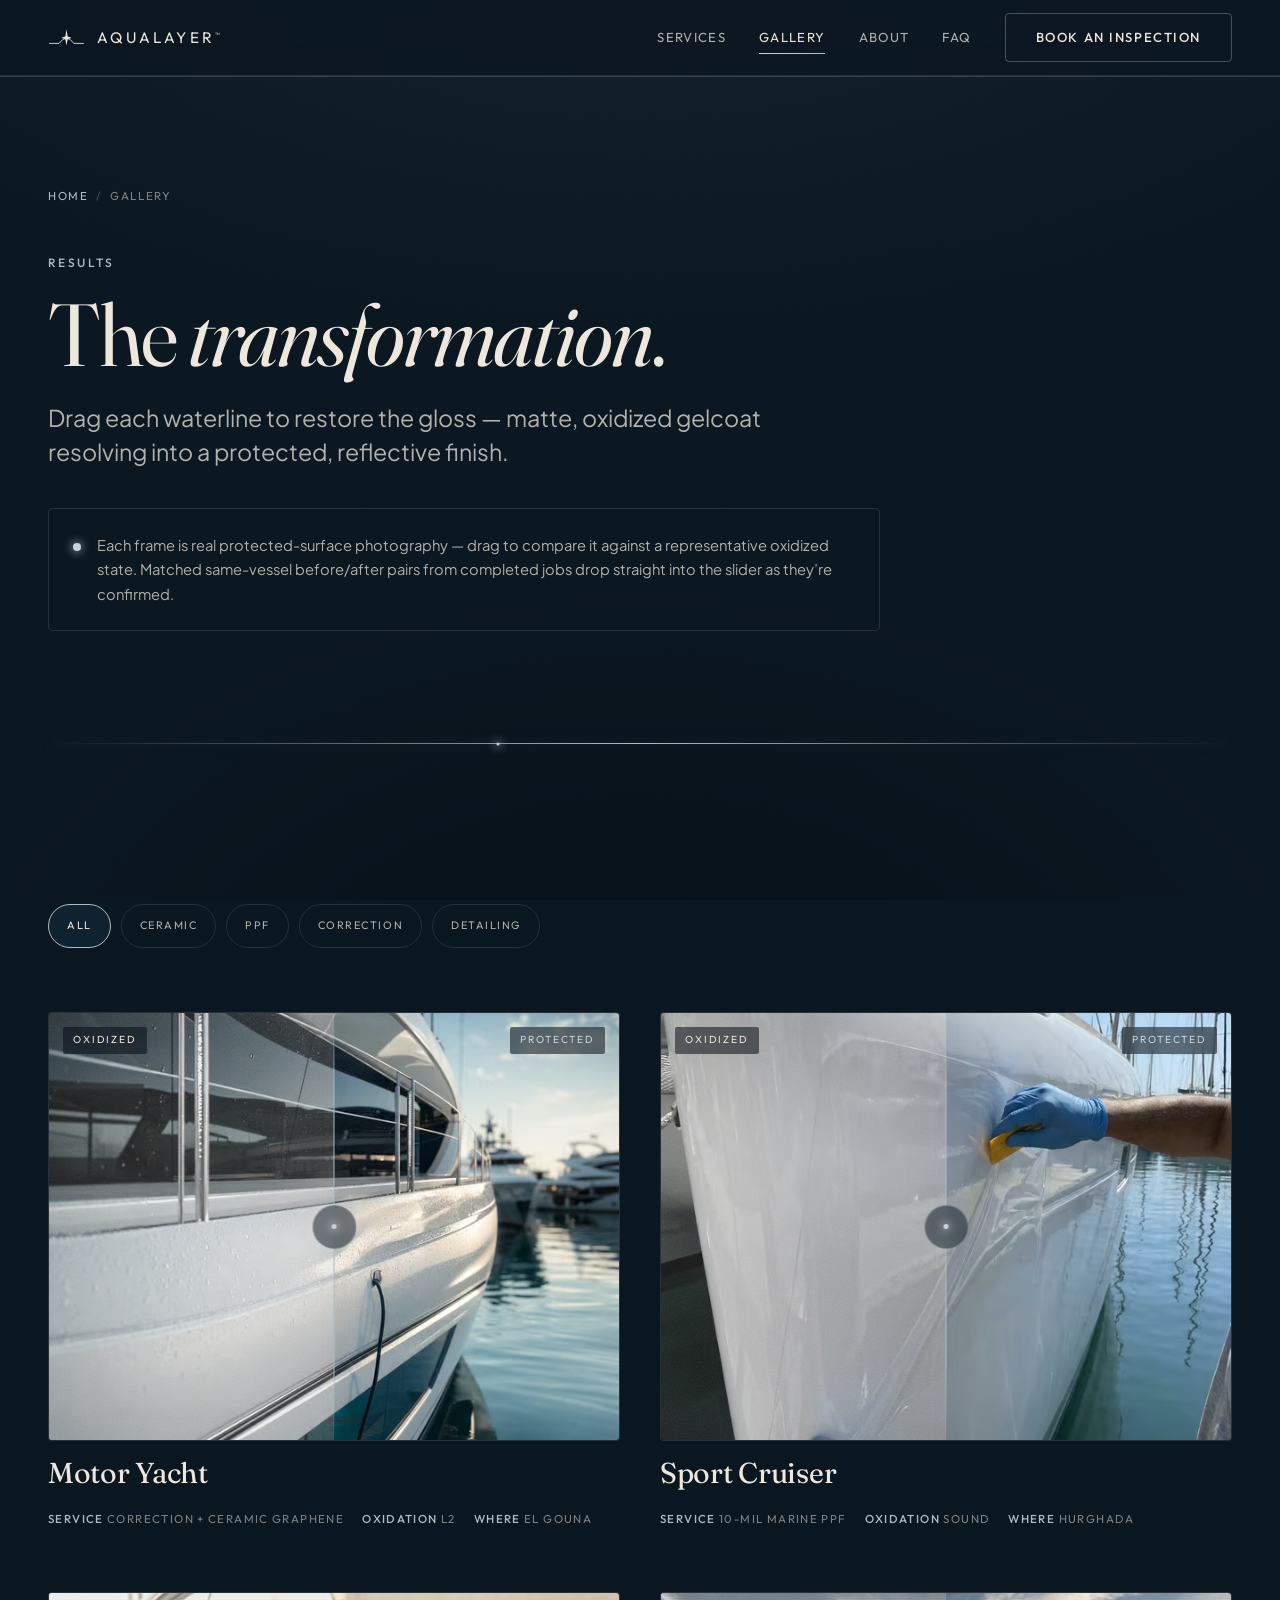
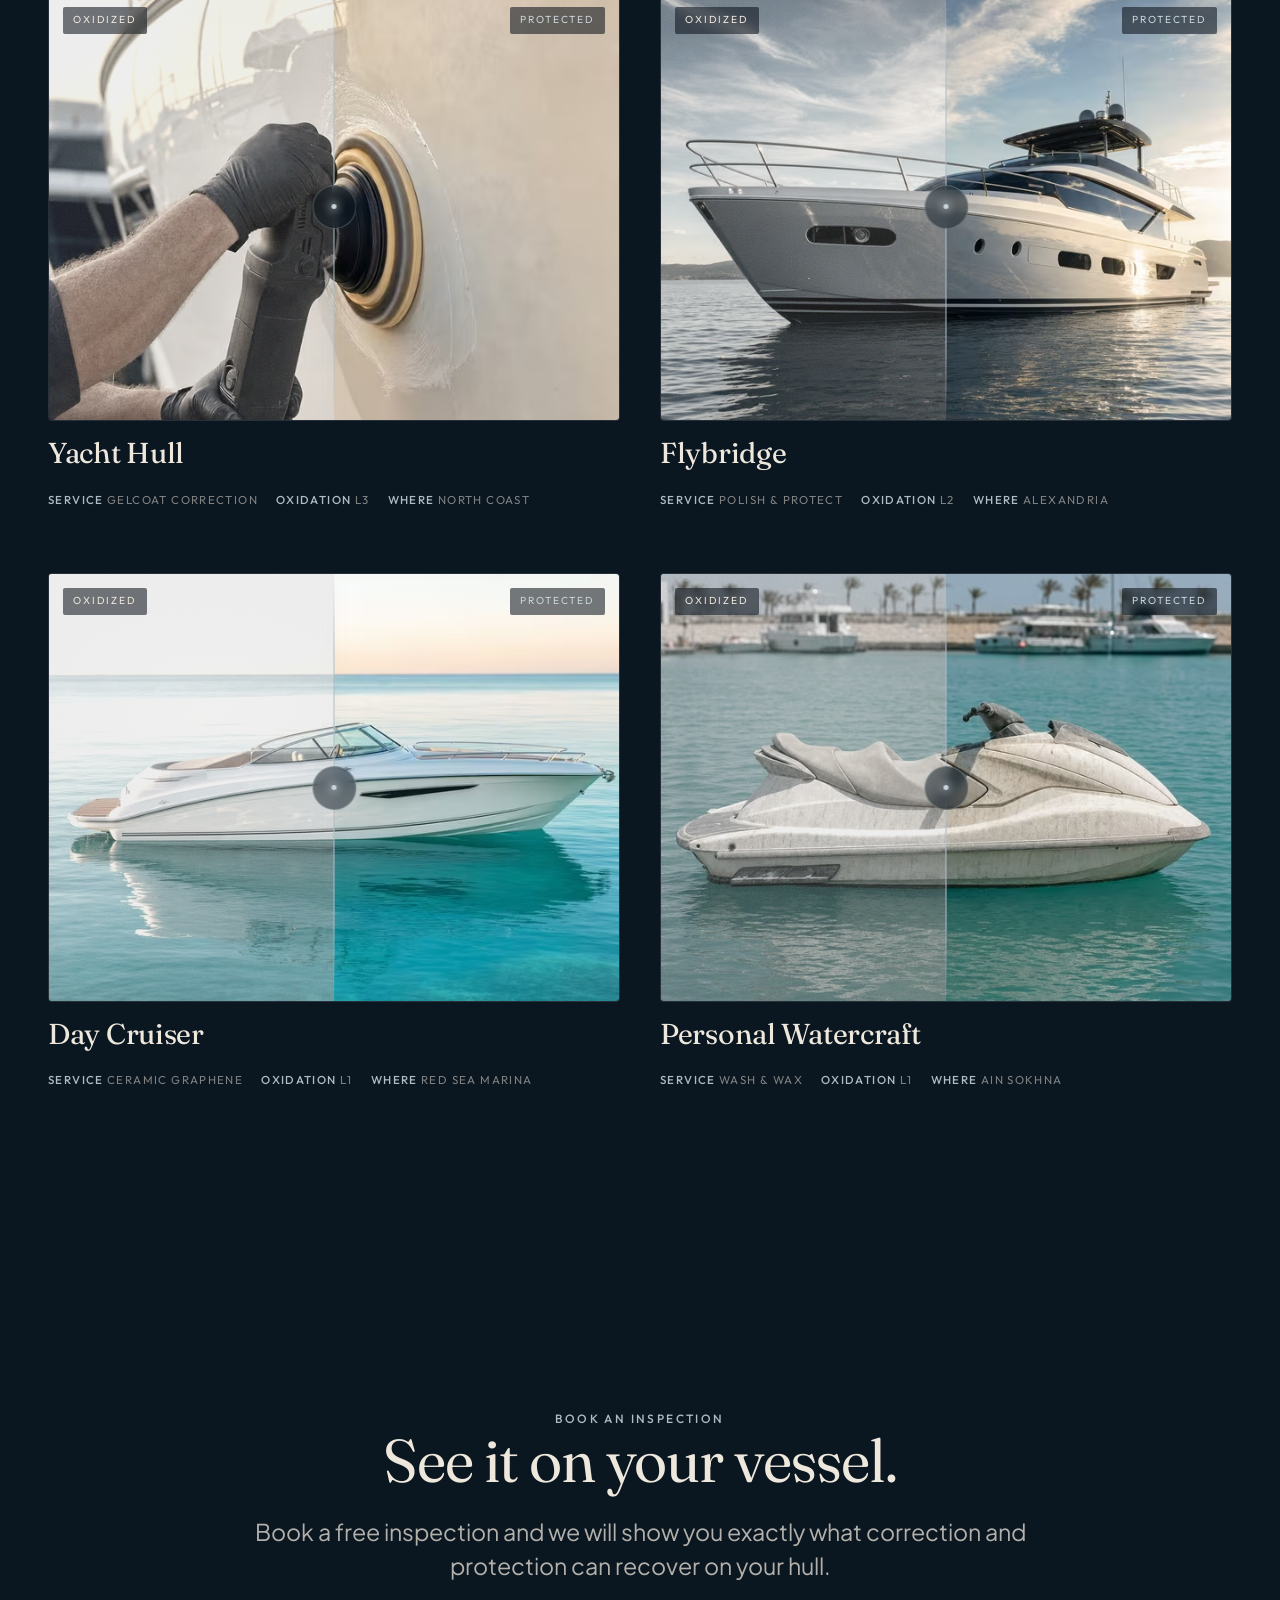
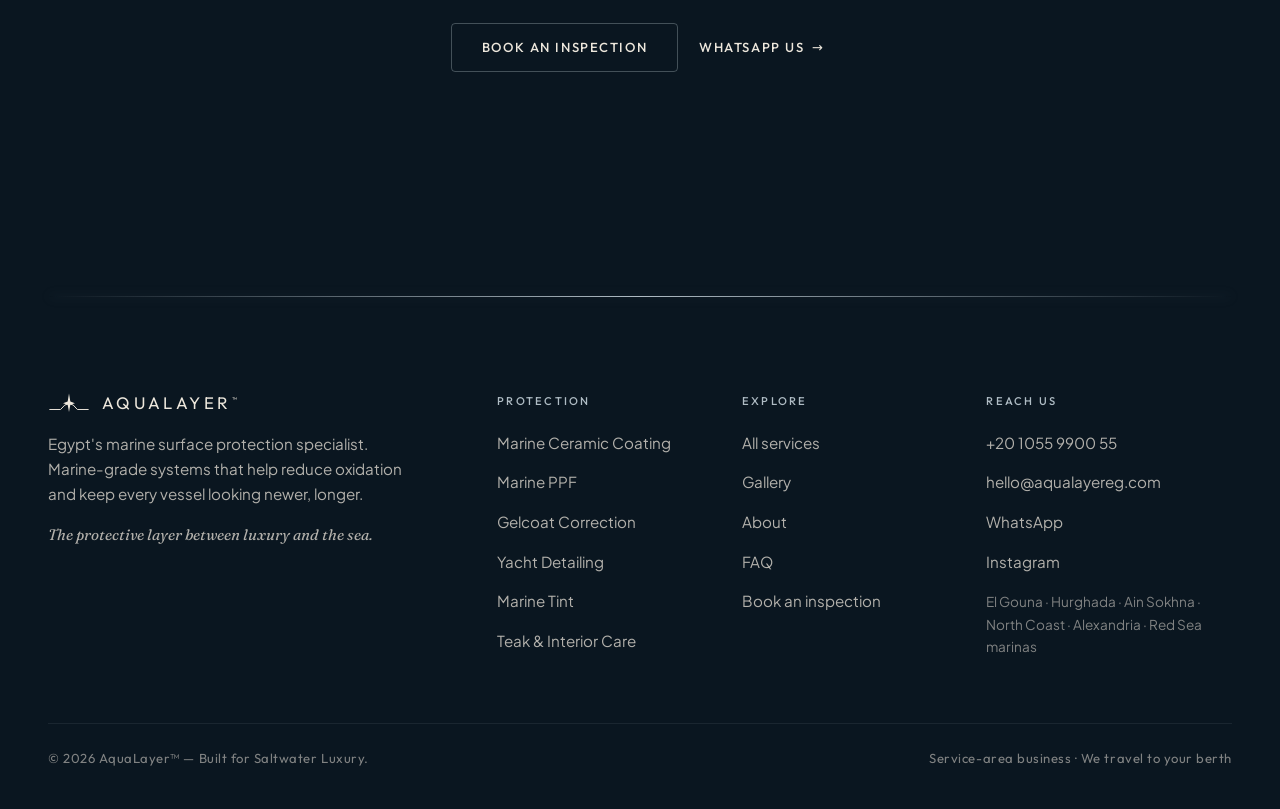
<file: gallery/index.html>
<!DOCTYPE html>
<html lang="en">
<head>
<meta charset="utf-8">
<meta name="viewport" content="width=device-width, initial-scale=1">
<title>Yacht Protection Results — Before & After | AquaLayer™</title>
<meta name="description" content="Before and after marine surface protection results in Egypt — gelcoat correction, ceramic coating and PPF on yachts, cruisers and tenders. Book a free inspection.">
<script>document.documentElement.classList.add('js')</script>
<link rel="canonical" href="https://aqualayereg.com/gallery/">
<meta name="theme-color" content="#0A1620">
<meta name="robots" content="index, follow, max-image-preview:large">
<meta property="og:type" content="website">
<meta property="og:site_name" content="AquaLayer™">
<meta property="og:title" content="Yacht Protection Results — Before & After | AquaLayer™">
<meta property="og:description" content="Before and after marine surface protection results in Egypt — gelcoat correction, ceramic coating and PPF on yachts, cruisers and tenders. Book a free inspection.">
<meta property="og:url" content="https://aqualayereg.com/gallery/">
<meta property="og:image" content="https://aqualayereg.com/assets/img/og-default.jpg">
<meta property="og:image:width" content="1200">
<meta property="og:image:height" content="630">
<meta property="og:image:alt" content="AquaLayer — the protective layer between luxury and the sea.">
<meta name="twitter:card" content="summary_large_image">
<meta name="twitter:title" content="Yacht Protection Results — Before & After | AquaLayer™">
<meta name="twitter:description" content="Before and after marine surface protection results in Egypt — gelcoat correction, ceramic coating and PPF on yachts, cruisers and tenders. Book a free inspection.">
<meta name="twitter:image" content="https://aqualayereg.com/assets/img/og-default.jpg">
<link rel="icon" href="../favicon.svg" type="image/svg+xml">
<link rel="icon" href="../favicon-32.png" sizes="32x32" type="image/png">
<link rel="alternate icon" href="../favicon.ico">
<link rel="apple-touch-icon" href="../apple-touch-icon.png">
<link rel="preload" href="../assets/fonts/fraunces-normal.woff2" as="font" type="font/woff2" crossorigin>
<link rel="preload" href="../assets/fonts/plus-jakarta-sans-normal.woff2" as="font" type="font/woff2" crossorigin>
<link rel="stylesheet" href="../assets/css/fonts.css">
<link rel="stylesheet" href="../assets/css/site.css">
<link rel="stylesheet" href="../assets/css/gallery.css">
<link rel="stylesheet" href="../assets/css/mobile.css">

<script type="application/ld+json">
{
  "@context": "https://schema.org",
  "@graph": [
    {
      "@type": "Organization",
      "@id": "https://aqualayereg.com/#organization",
      "name": "AquaLayer",
      "legalName": "AquaLayer™",
      "url": "https://aqualayereg.com/",
      "email": "hello@aqualayereg.com",
      "telephone": "+201055990055",
      "logo": "https://aqualayereg.com/apple-touch-icon.png",
      "image": "https://aqualayereg.com/assets/img/og-default.jpg",
      "description": "Egypt's premium marine surface protection specialist.",
      "slogan": "The protective layer between luxury and the sea.",
      "sameAs": [
        "https://www.instagram.com/aqualayereg/"
      ]
    },
    {
      "@type": "WebSite",
      "@id": "https://aqualayereg.com/#website",
      "url": "https://aqualayereg.com/",
      "name": "AquaLayer™",
      "publisher": {
        "@id": "https://aqualayereg.com/#organization"
      },
      "inLanguage": "en"
    },
    {
      "@type": "BreadcrumbList",
      "itemListElement": [
        {
          "@type": "ListItem",
          "position": 1,
          "name": "Home",
          "item": "https://aqualayereg.com/"
        },
        {
          "@type": "ListItem",
          "position": 2,
          "name": "Gallery",
          "item": "https://aqualayereg.com/gallery/"
        }
      ]
    },
    {
      "@type": "CollectionPage",
      "@id": "https://aqualayereg.com/gallery/#webpage",
      "url": "https://aqualayereg.com/gallery/",
      "name": "Yacht Protection Results — Before & After | AquaLayer™",
      "isPartOf": {
        "@id": "https://aqualayereg.com/#website"
      },
      "about": {
        "@id": "https://aqualayereg.com/#organization"
      },
      "inLanguage": "en"
    }
  ]
}
</script>
<script src="../assets/js/site.js" defer></script>
<script src="../assets/js/before-after.js" defer></script>
<script src="../assets/js/gallery.js" defer></script>
</head>
<body>
<a class="skip-link" href="#main">Skip to content</a>
<div class="bg-ground" aria-hidden="true"></div>
<div class="bg-grain" aria-hidden="true"></div>
<span id="nav-sentinel" aria-hidden="true"></span>

<header class="site-nav" id="top">
  <div class="site-nav__inner">
    <a class="brand" href="../index.html" aria-label="AquaLayer — home">
      <svg class="brand__mark" viewBox="0 0 60 32" fill="none" aria-hidden="true" focusable="false">
        <path d="M2.5 25 L18 25 Q30 8 42 25 L57.5 25" stroke="currentColor" stroke-width="1.4" stroke-linecap="round"></path>
        <path d="M30 2 L31.9 13.7 L38.5 16 L31.9 18.3 L30 28.5 L28.1 18.3 L21.5 16 L28.1 13.7 Z" fill="currentColor"></path>
      </svg>
      <span class="brand__word">AquaLayer<sup>™</sup></span>
    </a>
    <div class="nav-right">
      <nav class="nav-links" aria-label="Primary">
        <a href="../services/index.html">Services</a>
        <a href="../gallery/index.html" aria-current="page">Gallery</a>
        <a href="../about/index.html">About</a>
        <a href="../faq/index.html">FAQ</a>
      </nav>
      <a class="btn nav-cta" href="../contact/index.html">Book an inspection</a>
      <button class="nav-toggle" aria-label="Open menu" aria-expanded="false" aria-controls="nav-overlay">
        <span></span><span></span><span></span>
      </button>
    </div>
  </div>
</header>

<div class="nav-overlay" id="nav-overlay" aria-hidden="true">
  <nav class="nav-overlay__links" aria-label="Mobile">
    <a href="../services/index.html"><span class="idx">01</span>Services</a>
    <a href="../gallery/index.html"><span class="idx">02</span>Gallery</a>
    <a href="../about/index.html"><span class="idx">03</span>About</a>
    <a href="../faq/index.html"><span class="idx">04</span>FAQ</a>
    <a href="../contact/index.html"><span class="idx">05</span>Contact</a>
  </nav>
  <a class="btn" href="../contact/index.html">Book an inspection</a>
  <div class="nav-overlay__meta">
    <a href="tel:+201055990055">+20 1055 9900 55</a>
    <a href="mailto:hello@aqualayereg.com">hello@aqualayereg.com</a>
    <a href="https://wa.me/201055990055?text=Hello%20AquaLayer%2C%20I%20would%20like%20to%20book%20an%20inspection." target="_blank" rel="noopener">WhatsApp</a>
  </div>
</div>
<main id="main">

  <section class="page-hero" aria-labelledby="g-h1">
    <div class="container">
      <nav class="breadcrumb" aria-label="Breadcrumb"><a href="../index.html">Home</a><span class="sep" aria-hidden="true">/</span><span aria-current="page">Gallery</span></nav>
      <p class="eyebrow">Results</p>
      <h1 id="g-h1">The <span class="kw">transformation</span>.</h1>
      <p class="lead">Drag each waterline to restore the gloss — matte, oxidized gelcoat resolving into a protected, reflective finish.</p>
      <div class="gallery-note"><span class="dot" aria-hidden="true"></span><p>Each frame is real protected-surface photography — drag to compare it against a representative oxidized state. Matched same-vessel before/after pairs from completed jobs drop straight into the slider as they’re confirmed.</p></div>
    </div>
  </section>
  
  <div class="section-divider" aria-hidden="true"><div class="container"><div class="waterline"></div></div></div>

  <section class="section" aria-label="Case studies">
    <div class="container">
      <div class="filter-bar" data-filter-bar role="group" aria-label="Filter by service">
        <button class="filter-btn is-active" data-filter="all" aria-pressed="true">All</button>
        <button class="filter-btn" data-filter="ceramic" aria-pressed="false">Ceramic</button>
        <button class="filter-btn" data-filter="ppf" aria-pressed="false">PPF</button>
        <button class="filter-btn" data-filter="correction" aria-pressed="false">Correction</button>
        <button class="filter-btn" data-filter="detailing" aria-pressed="false">Detailing</button>
      </div>
      <div class="case-grid"><article class="case" data-case data-service="ceramic" data-reveal style="--d:0ms">
        <div class="ba" data-ba style="--reveal:50%" aria-label="Dark navy motor yacht hull, deep gloss after correction and ceramic coating — drag to compare an oxidized and a protected surface">
        <div class="ba__pane ba__pane--after"><div class="ba__media"><picture>
        <source type="image/avif" srcset="../assets/img/gallery-motoryacht-1000.avif 1000w, ../assets/img/gallery-motoryacht-640.avif 640w, ../assets/img/gallery-motoryacht-420.avif 420w" sizes="(min-width:720px) 45vw, 92vw">
        <source type="image/webp" srcset="../assets/img/gallery-motoryacht-1000.webp 1000w, ../assets/img/gallery-motoryacht-640.webp 640w, ../assets/img/gallery-motoryacht-420.webp 420w" sizes="(min-width:720px) 45vw, 92vw">
        <img class="ph-img" src="../assets/img/gallery-motoryacht-640.jpg" srcset="../assets/img/gallery-motoryacht-1000.jpg 1000w, ../assets/img/gallery-motoryacht-640.jpg 640w, ../assets/img/gallery-motoryacht-420.jpg 420w" sizes="(min-width:720px) 45vw, 92vw" width="1024" height="1024" alt="Dark navy motor yacht hull, deep gloss after correction and ceramic coating" loading="lazy" decoding="async">
      </picture></div><span class="ba__label ba__label--after">Protected</span></div>
        <div class="ba__pane ba__pane--before"><div class="ba__media"><picture>
        <source type="image/avif" srcset="../assets/img/gallery-motoryacht-1000.avif 1000w, ../assets/img/gallery-motoryacht-640.avif 640w, ../assets/img/gallery-motoryacht-420.avif 420w" sizes="(min-width:720px) 45vw, 92vw">
        <source type="image/webp" srcset="../assets/img/gallery-motoryacht-1000.webp 1000w, ../assets/img/gallery-motoryacht-640.webp 640w, ../assets/img/gallery-motoryacht-420.webp 420w" sizes="(min-width:720px) 45vw, 92vw">
        <img class="ph-img" src="../assets/img/gallery-motoryacht-640.jpg" srcset="../assets/img/gallery-motoryacht-1000.jpg 1000w, ../assets/img/gallery-motoryacht-640.jpg 640w, ../assets/img/gallery-motoryacht-420.jpg 420w" sizes="(min-width:720px) 45vw, 92vw" width="1024" height="1024" alt="" loading="lazy" decoding="async">
      </picture><span class="ba__oxide" aria-hidden="true"></span></div><span class="ba__label ba__label--before">Oxidized</span></div>
        <div class="ba__handle"><span class="ba__grip" data-ba-grip role="slider" tabindex="0" aria-label="Reveal protected surface" aria-valuemin="0" aria-valuemax="100" aria-valuenow="50" aria-orientation="horizontal"></span></div>
        <span class="vh" data-ba-live aria-live="polite"></span>
      </div>
        <h3>Motor Yacht</h3>
        <div class="case-cap"><span><b>Service</b> Correction + Ceramic Graphene</span><span><b>Oxidation</b> L2</span><span><b>Where</b> El Gouna</span></div>
      </article><article class="case" data-case data-service="ppf" data-reveal style="--d:100ms">
        <div class="ba" data-ba style="--reveal:50%" aria-label="White sport cruiser hull section protected with 10-mil marine paint protection film — drag to compare an oxidized and a protected surface">
        <div class="ba__pane ba__pane--after"><div class="ba__media"><picture>
        <source type="image/avif" srcset="../assets/img/gallery-cruiser-ppf-896.avif 896w, ../assets/img/gallery-cruiser-ppf-640.avif 640w, ../assets/img/gallery-cruiser-ppf-420.avif 420w" sizes="(min-width:720px) 45vw, 92vw">
        <source type="image/webp" srcset="../assets/img/gallery-cruiser-ppf-896.webp 896w, ../assets/img/gallery-cruiser-ppf-640.webp 640w, ../assets/img/gallery-cruiser-ppf-420.webp 420w" sizes="(min-width:720px) 45vw, 92vw">
        <img class="ph-img" src="../assets/img/gallery-cruiser-ppf-640.jpg" srcset="../assets/img/gallery-cruiser-ppf-896.jpg 896w, ../assets/img/gallery-cruiser-ppf-640.jpg 640w, ../assets/img/gallery-cruiser-ppf-420.jpg 420w" sizes="(min-width:720px) 45vw, 92vw" width="896" height="1200" alt="White sport cruiser hull section protected with 10-mil marine paint protection film" loading="lazy" decoding="async">
      </picture></div><span class="ba__label ba__label--after">Protected</span></div>
        <div class="ba__pane ba__pane--before"><div class="ba__media"><picture>
        <source type="image/avif" srcset="../assets/img/gallery-cruiser-ppf-896.avif 896w, ../assets/img/gallery-cruiser-ppf-640.avif 640w, ../assets/img/gallery-cruiser-ppf-420.avif 420w" sizes="(min-width:720px) 45vw, 92vw">
        <source type="image/webp" srcset="../assets/img/gallery-cruiser-ppf-896.webp 896w, ../assets/img/gallery-cruiser-ppf-640.webp 640w, ../assets/img/gallery-cruiser-ppf-420.webp 420w" sizes="(min-width:720px) 45vw, 92vw">
        <img class="ph-img" src="../assets/img/gallery-cruiser-ppf-640.jpg" srcset="../assets/img/gallery-cruiser-ppf-896.jpg 896w, ../assets/img/gallery-cruiser-ppf-640.jpg 640w, ../assets/img/gallery-cruiser-ppf-420.jpg 420w" sizes="(min-width:720px) 45vw, 92vw" width="896" height="1200" alt="" loading="lazy" decoding="async">
      </picture><span class="ba__oxide" aria-hidden="true"></span></div><span class="ba__label ba__label--before">Oxidized</span></div>
        <div class="ba__handle"><span class="ba__grip" data-ba-grip role="slider" tabindex="0" aria-label="Reveal protected surface" aria-valuemin="0" aria-valuemax="100" aria-valuenow="50" aria-orientation="horizontal"></span></div>
        <span class="vh" data-ba-live aria-live="polite"></span>
      </div>
        <h3>Sport Cruiser</h3>
        <div class="case-cap"><span><b>Service</b> 10-mil Marine PPF</span><span><b>Oxidation</b> Sound</span><span><b>Where</b> Hurghada</span></div>
      </article><article class="case" data-case data-service="correction" data-reveal style="--d:0ms">
        <div class="ba" data-ba style="--reveal:50%" aria-label="White yacht hull being machine-polished during a gelcoat correction — drag to compare an oxidized and a protected surface">
        <div class="ba__pane ba__pane--after"><div class="ba__media"><picture>
        <source type="image/avif" srcset="../assets/img/gallery-sailing-correction-896.avif 896w, ../assets/img/gallery-sailing-correction-640.avif 640w, ../assets/img/gallery-sailing-correction-420.avif 420w" sizes="(min-width:720px) 45vw, 92vw">
        <source type="image/webp" srcset="../assets/img/gallery-sailing-correction-896.webp 896w, ../assets/img/gallery-sailing-correction-640.webp 640w, ../assets/img/gallery-sailing-correction-420.webp 420w" sizes="(min-width:720px) 45vw, 92vw">
        <img class="ph-img" src="../assets/img/gallery-sailing-correction-640.jpg" srcset="../assets/img/gallery-sailing-correction-896.jpg 896w, ../assets/img/gallery-sailing-correction-640.jpg 640w, ../assets/img/gallery-sailing-correction-420.jpg 420w" sizes="(min-width:720px) 45vw, 92vw" width="896" height="1184" alt="White yacht hull being machine-polished during a gelcoat correction" loading="lazy" decoding="async">
      </picture></div><span class="ba__label ba__label--after">Protected</span></div>
        <div class="ba__pane ba__pane--before"><div class="ba__media"><picture>
        <source type="image/avif" srcset="../assets/img/gallery-sailing-correction-896.avif 896w, ../assets/img/gallery-sailing-correction-640.avif 640w, ../assets/img/gallery-sailing-correction-420.avif 420w" sizes="(min-width:720px) 45vw, 92vw">
        <source type="image/webp" srcset="../assets/img/gallery-sailing-correction-896.webp 896w, ../assets/img/gallery-sailing-correction-640.webp 640w, ../assets/img/gallery-sailing-correction-420.webp 420w" sizes="(min-width:720px) 45vw, 92vw">
        <img class="ph-img" src="../assets/img/gallery-sailing-correction-640.jpg" srcset="../assets/img/gallery-sailing-correction-896.jpg 896w, ../assets/img/gallery-sailing-correction-640.jpg 640w, ../assets/img/gallery-sailing-correction-420.jpg 420w" sizes="(min-width:720px) 45vw, 92vw" width="896" height="1184" alt="" loading="lazy" decoding="async">
      </picture><span class="ba__oxide" aria-hidden="true"></span></div><span class="ba__label ba__label--before">Oxidized</span></div>
        <div class="ba__handle"><span class="ba__grip" data-ba-grip role="slider" tabindex="0" aria-label="Reveal protected surface" aria-valuemin="0" aria-valuemax="100" aria-valuenow="50" aria-orientation="horizontal"></span></div>
        <span class="vh" data-ba-live aria-live="polite"></span>
      </div>
        <h3>Yacht Hull</h3>
        <div class="case-cap"><span><b>Service</b> Gelcoat Correction</span><span><b>Oxidation</b> L3</span><span><b>Where</b> North Coast</span></div>
      </article><article class="case" data-case data-service="detailing" data-reveal style="--d:100ms">
        <div class="ba" data-ba style="--reveal:50%" aria-label="White flybridge yacht detailed and protected, moored at a marina — drag to compare an oxidized and a protected surface">
        <div class="ba__pane ba__pane--after"><div class="ba__media"><picture>
        <source type="image/avif" srcset="../assets/img/gallery-flybridge-1000.avif 1000w, ../assets/img/gallery-flybridge-640.avif 640w, ../assets/img/gallery-flybridge-420.avif 420w" sizes="(min-width:720px) 45vw, 92vw">
        <source type="image/webp" srcset="../assets/img/gallery-flybridge-1000.webp 1000w, ../assets/img/gallery-flybridge-640.webp 640w, ../assets/img/gallery-flybridge-420.webp 420w" sizes="(min-width:720px) 45vw, 92vw">
        <img class="ph-img" src="../assets/img/gallery-flybridge-640.jpg" srcset="../assets/img/gallery-flybridge-1000.jpg 1000w, ../assets/img/gallery-flybridge-640.jpg 640w, ../assets/img/gallery-flybridge-420.jpg 420w" sizes="(min-width:720px) 45vw, 92vw" width="1024" height="1024" alt="White flybridge yacht detailed and protected, moored at a marina" loading="lazy" decoding="async">
      </picture></div><span class="ba__label ba__label--after">Protected</span></div>
        <div class="ba__pane ba__pane--before"><div class="ba__media"><picture>
        <source type="image/avif" srcset="../assets/img/gallery-flybridge-1000.avif 1000w, ../assets/img/gallery-flybridge-640.avif 640w, ../assets/img/gallery-flybridge-420.avif 420w" sizes="(min-width:720px) 45vw, 92vw">
        <source type="image/webp" srcset="../assets/img/gallery-flybridge-1000.webp 1000w, ../assets/img/gallery-flybridge-640.webp 640w, ../assets/img/gallery-flybridge-420.webp 420w" sizes="(min-width:720px) 45vw, 92vw">
        <img class="ph-img" src="../assets/img/gallery-flybridge-640.jpg" srcset="../assets/img/gallery-flybridge-1000.jpg 1000w, ../assets/img/gallery-flybridge-640.jpg 640w, ../assets/img/gallery-flybridge-420.jpg 420w" sizes="(min-width:720px) 45vw, 92vw" width="1024" height="1024" alt="" loading="lazy" decoding="async">
      </picture><span class="ba__oxide" aria-hidden="true"></span></div><span class="ba__label ba__label--before">Oxidized</span></div>
        <div class="ba__handle"><span class="ba__grip" data-ba-grip role="slider" tabindex="0" aria-label="Reveal protected surface" aria-valuemin="0" aria-valuemax="100" aria-valuenow="50" aria-orientation="horizontal"></span></div>
        <span class="vh" data-ba-live aria-live="polite"></span>
      </div>
        <h3>Flybridge</h3>
        <div class="case-cap"><span><b>Service</b> Polish & Protect</span><span><b>Oxidation</b> L2</span><span><b>Where</b> Alexandria</span></div>
      </article><article class="case" data-case data-service="ceramic" data-reveal style="--d:0ms">
        <div class="ba" data-ba style="--reveal:50%" aria-label="White day cruiser on calm turquoise Red Sea water after ceramic protection — drag to compare an oxidized and a protected surface">
        <div class="ba__pane ba__pane--after"><div class="ba__media"><picture>
        <source type="image/avif" srcset="../assets/img/gallery-daycruiser-896.avif 896w, ../assets/img/gallery-daycruiser-640.avif 640w, ../assets/img/gallery-daycruiser-420.avif 420w" sizes="(min-width:720px) 45vw, 92vw">
        <source type="image/webp" srcset="../assets/img/gallery-daycruiser-896.webp 896w, ../assets/img/gallery-daycruiser-640.webp 640w, ../assets/img/gallery-daycruiser-420.webp 420w" sizes="(min-width:720px) 45vw, 92vw">
        <img class="ph-img" src="../assets/img/gallery-daycruiser-640.jpg" srcset="../assets/img/gallery-daycruiser-896.jpg 896w, ../assets/img/gallery-daycruiser-640.jpg 640w, ../assets/img/gallery-daycruiser-420.jpg 420w" sizes="(min-width:720px) 45vw, 92vw" width="896" height="1184" alt="White day cruiser on calm turquoise Red Sea water after ceramic protection" loading="lazy" decoding="async">
      </picture></div><span class="ba__label ba__label--after">Protected</span></div>
        <div class="ba__pane ba__pane--before"><div class="ba__media"><picture>
        <source type="image/avif" srcset="../assets/img/gallery-daycruiser-896.avif 896w, ../assets/img/gallery-daycruiser-640.avif 640w, ../assets/img/gallery-daycruiser-420.avif 420w" sizes="(min-width:720px) 45vw, 92vw">
        <source type="image/webp" srcset="../assets/img/gallery-daycruiser-896.webp 896w, ../assets/img/gallery-daycruiser-640.webp 640w, ../assets/img/gallery-daycruiser-420.webp 420w" sizes="(min-width:720px) 45vw, 92vw">
        <img class="ph-img" src="../assets/img/gallery-daycruiser-640.jpg" srcset="../assets/img/gallery-daycruiser-896.jpg 896w, ../assets/img/gallery-daycruiser-640.jpg 640w, ../assets/img/gallery-daycruiser-420.jpg 420w" sizes="(min-width:720px) 45vw, 92vw" width="896" height="1184" alt="" loading="lazy" decoding="async">
      </picture><span class="ba__oxide" aria-hidden="true"></span></div><span class="ba__label ba__label--before">Oxidized</span></div>
        <div class="ba__handle"><span class="ba__grip" data-ba-grip role="slider" tabindex="0" aria-label="Reveal protected surface" aria-valuemin="0" aria-valuemax="100" aria-valuenow="50" aria-orientation="horizontal"></span></div>
        <span class="vh" data-ba-live aria-live="polite"></span>
      </div>
        <h3>Day Cruiser</h3>
        <div class="case-cap"><span><b>Service</b> Ceramic Graphene</span><span><b>Oxidation</b> L1</span><span><b>Where</b> Red Sea marina</span></div>
      </article><article class="case" data-case data-service="detailing" data-reveal style="--d:100ms">
        <div class="ba" data-ba style="--reveal:50%" aria-label="White jet ski floating in a calm Red Sea marina after a wash and wax — drag to compare an oxidized and a protected surface">
        <div class="ba__pane ba__pane--after"><div class="ba__media"><picture>
        <source type="image/avif" srcset="../assets/img/gallery-jetski-896.avif 896w, ../assets/img/gallery-jetski-640.avif 640w, ../assets/img/gallery-jetski-420.avif 420w" sizes="(min-width:720px) 45vw, 92vw">
        <source type="image/webp" srcset="../assets/img/gallery-jetski-896.webp 896w, ../assets/img/gallery-jetski-640.webp 640w, ../assets/img/gallery-jetski-420.webp 420w" sizes="(min-width:720px) 45vw, 92vw">
        <img class="ph-img" src="../assets/img/gallery-jetski-640.jpg" srcset="../assets/img/gallery-jetski-896.jpg 896w, ../assets/img/gallery-jetski-640.jpg 640w, ../assets/img/gallery-jetski-420.jpg 420w" sizes="(min-width:720px) 45vw, 92vw" width="896" height="1184" alt="White jet ski floating in a calm Red Sea marina after a wash and wax" loading="lazy" decoding="async">
      </picture></div><span class="ba__label ba__label--after">Protected</span></div>
        <div class="ba__pane ba__pane--before"><div class="ba__media"><picture>
        <source type="image/avif" srcset="../assets/img/gallery-jetski-896.avif 896w, ../assets/img/gallery-jetski-640.avif 640w, ../assets/img/gallery-jetski-420.avif 420w" sizes="(min-width:720px) 45vw, 92vw">
        <source type="image/webp" srcset="../assets/img/gallery-jetski-896.webp 896w, ../assets/img/gallery-jetski-640.webp 640w, ../assets/img/gallery-jetski-420.webp 420w" sizes="(min-width:720px) 45vw, 92vw">
        <img class="ph-img" src="../assets/img/gallery-jetski-640.jpg" srcset="../assets/img/gallery-jetski-896.jpg 896w, ../assets/img/gallery-jetski-640.jpg 640w, ../assets/img/gallery-jetski-420.jpg 420w" sizes="(min-width:720px) 45vw, 92vw" width="896" height="1184" alt="" loading="lazy" decoding="async">
      </picture><span class="ba__oxide" aria-hidden="true"></span></div><span class="ba__label ba__label--before">Oxidized</span></div>
        <div class="ba__handle"><span class="ba__grip" data-ba-grip role="slider" tabindex="0" aria-label="Reveal protected surface" aria-valuemin="0" aria-valuemax="100" aria-valuenow="50" aria-orientation="horizontal"></span></div>
        <span class="vh" data-ba-live aria-live="polite"></span>
      </div>
        <h3>Personal Watercraft</h3>
        <div class="case-cap"><span><b>Service</b> Wash & Wax</span><span><b>Oxidation</b> L1</span><span><b>Where</b> Ain Sokhna</span></div>
      </article></div>
    </div>
  </section>
  
  <section class="section cta-band" aria-labelledby="cta-h2">
    <div class="container">
      <p class="eyebrow" data-reveal>Book an inspection</p>
      <h2 id="cta-h2" data-reveal style="--d:60ms">See it on your vessel.</h2>
      <p class="lead" data-reveal style="--d:120ms">Book a free inspection and we will show you exactly what correction and protection can recover on your hull.</p>
      <div class="btn-row" style="justify-content:center;--d:180ms" data-reveal>
        <a class="btn btn--primary" href="../contact/index.html">Book an inspection</a>
        <a class="btn btn--ghost" href="https://wa.me/201055990055?text=Hello%20AquaLayer%2C%20I%20would%20like%20to%20book%20an%20inspection." target="_blank" rel="noopener">WhatsApp us <span aria-hidden="true">→</span></a>
      </div>
    </div>
  </section>
</main>
<footer class="site-footer" role="contentinfo">
  <div class="container">
    <div class="footer-grid">
      <div class="footer-brand">
        <a class="brand" href="../index.html" aria-label="AquaLayer — home">
          <svg class="brand__mark" viewBox="0 0 60 32" fill="none" aria-hidden="true" focusable="false">
        <path d="M2.5 25 L18 25 Q30 8 42 25 L57.5 25" stroke="currentColor" stroke-width="1.4" stroke-linecap="round"></path>
        <path d="M30 2 L31.9 13.7 L38.5 16 L31.9 18.3 L30 28.5 L28.1 18.3 L21.5 16 L28.1 13.7 Z" fill="currentColor"></path>
      </svg>
          <span class="brand__word">AquaLayer<sup>™</sup></span>
        </a>
        <p>Egypt's marine surface protection specialist. Marine-grade systems that help reduce oxidation and keep every vessel looking newer, longer.</p>
        <p class="footer-tagline">The protective layer between luxury and the sea.</p>
      </div>
      <div class="footer-col">
        <h4>Protection</h4>
        <ul>
          <li><a href="../services/marine-ceramic-coating/index.html">Marine Ceramic Coating</a></li>
          <li><a href="../services/marine-ppf/index.html">Marine PPF</a></li>
          <li><a href="../services/gelcoat-correction/index.html">Gelcoat Correction</a></li>
          <li><a href="../services/yacht-detailing/index.html">Yacht Detailing</a></li>
          <li><a href="../services/marine-tint/index.html">Marine Tint</a></li>
          <li><a href="../services/teak-and-interior-care/index.html">Teak &amp; Interior Care</a></li>
        </ul>
      </div>
      <div class="footer-col">
        <h4>Explore</h4>
        <ul>
          <li><a href="../services/index.html">All services</a></li>
          <li><a href="../gallery/index.html">Gallery</a></li>
          <li><a href="../about/index.html">About</a></li>
          <li><a href="../faq/index.html">FAQ</a></li>
          <li><a href="../contact/index.html">Book an inspection</a></li>
        </ul>
      </div>
      <div class="footer-col">
        <h4>Reach us</h4>
        <ul>
          <li><a href="tel:+201055990055">+20 1055 9900 55</a></li>
          <li><a href="mailto:hello@aqualayereg.com">hello@aqualayereg.com</a></li>
          <li><a href="https://wa.me/201055990055?text=Hello%20AquaLayer%2C%20I%20would%20like%20to%20book%20an%20inspection." target="_blank" rel="noopener">WhatsApp</a></li>
          <li><a href="https://www.instagram.com/aqualayereg/" target="_blank" rel="noopener">Instagram</a></li>
        </ul>
        <p class="muted" style="margin-top:16px;font-size:.85rem">El Gouna · Hurghada · Ain Sokhna · North Coast · Alexandria · Red Sea marinas</p>
      </div>
    </div>
    <div class="footer-bottom">
      <p>© <span data-year>2026</span> AquaLayer™ — Built for Saltwater Luxury.</p>
      <div class="footer-legal">
        <p>Service-area business · We travel to your berth</p>
      </div>
    </div>
  </div>
</footer>
</body>
</html>
</file>
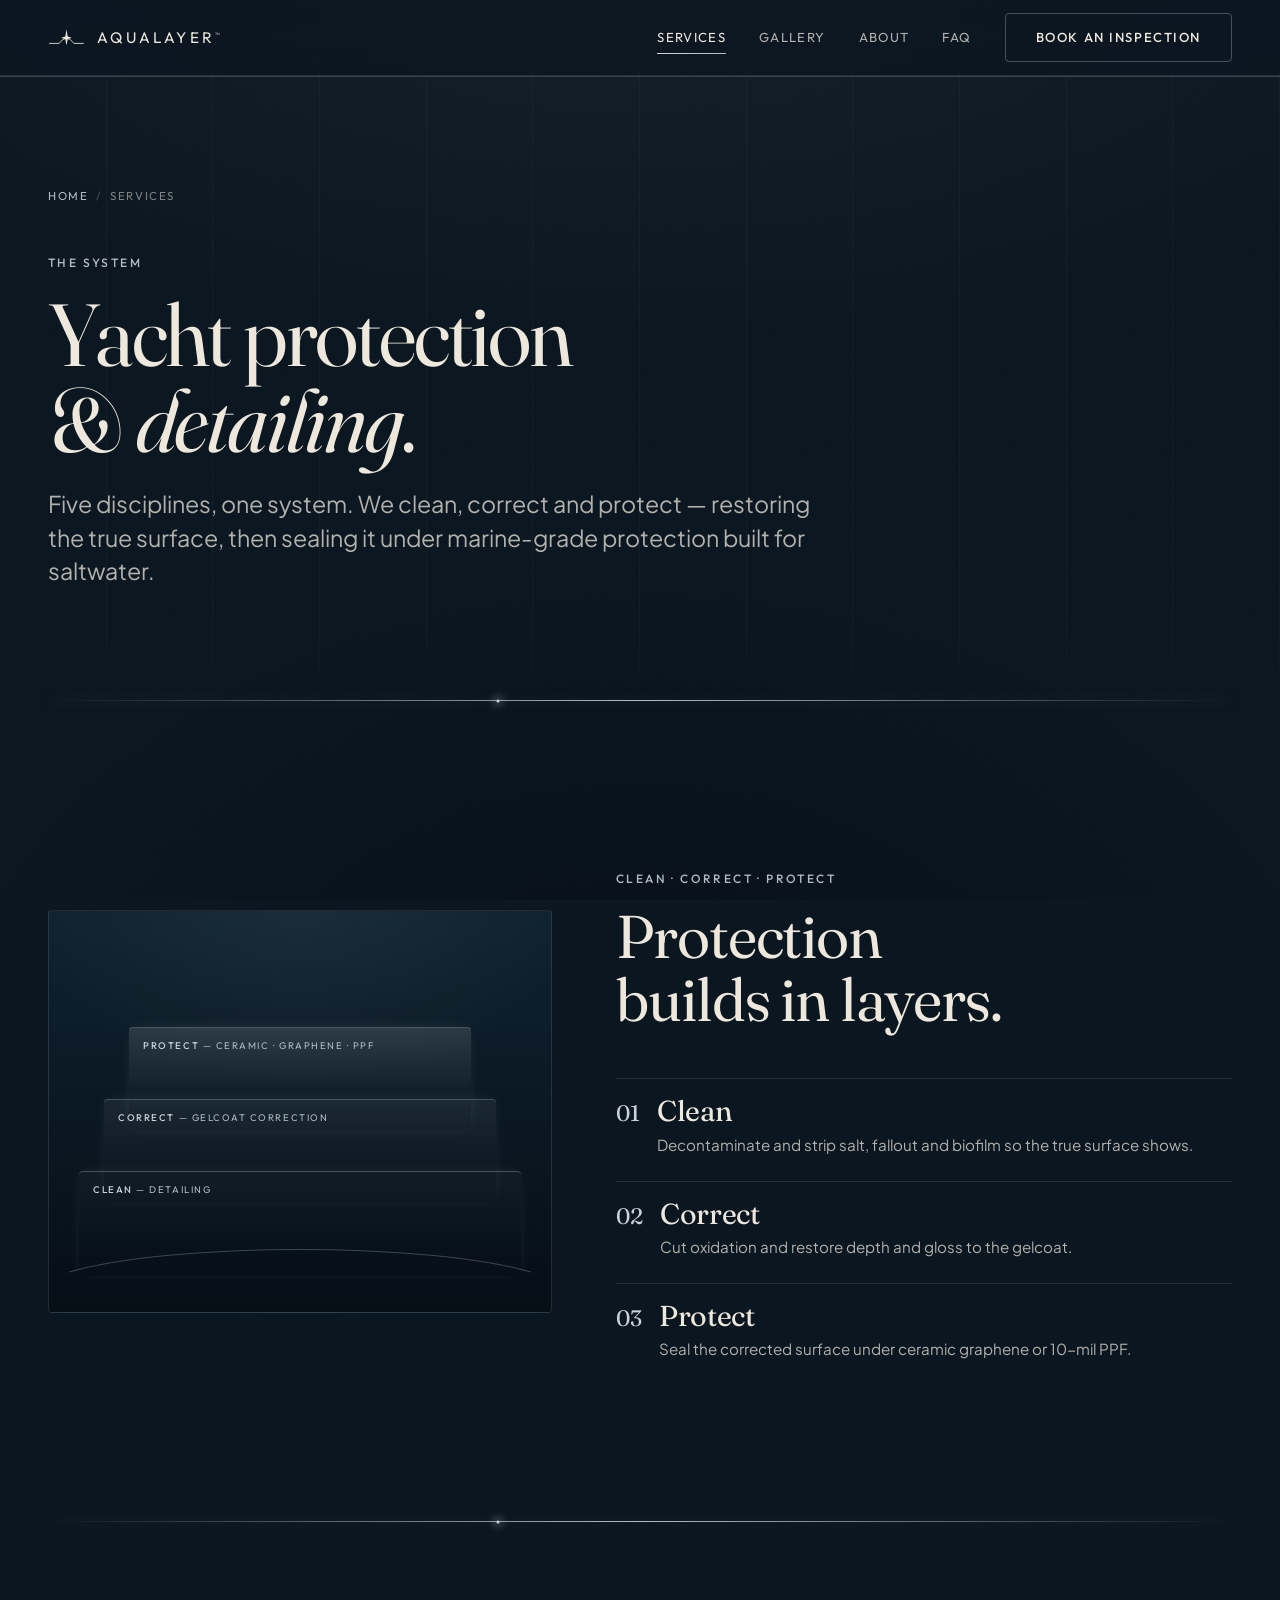
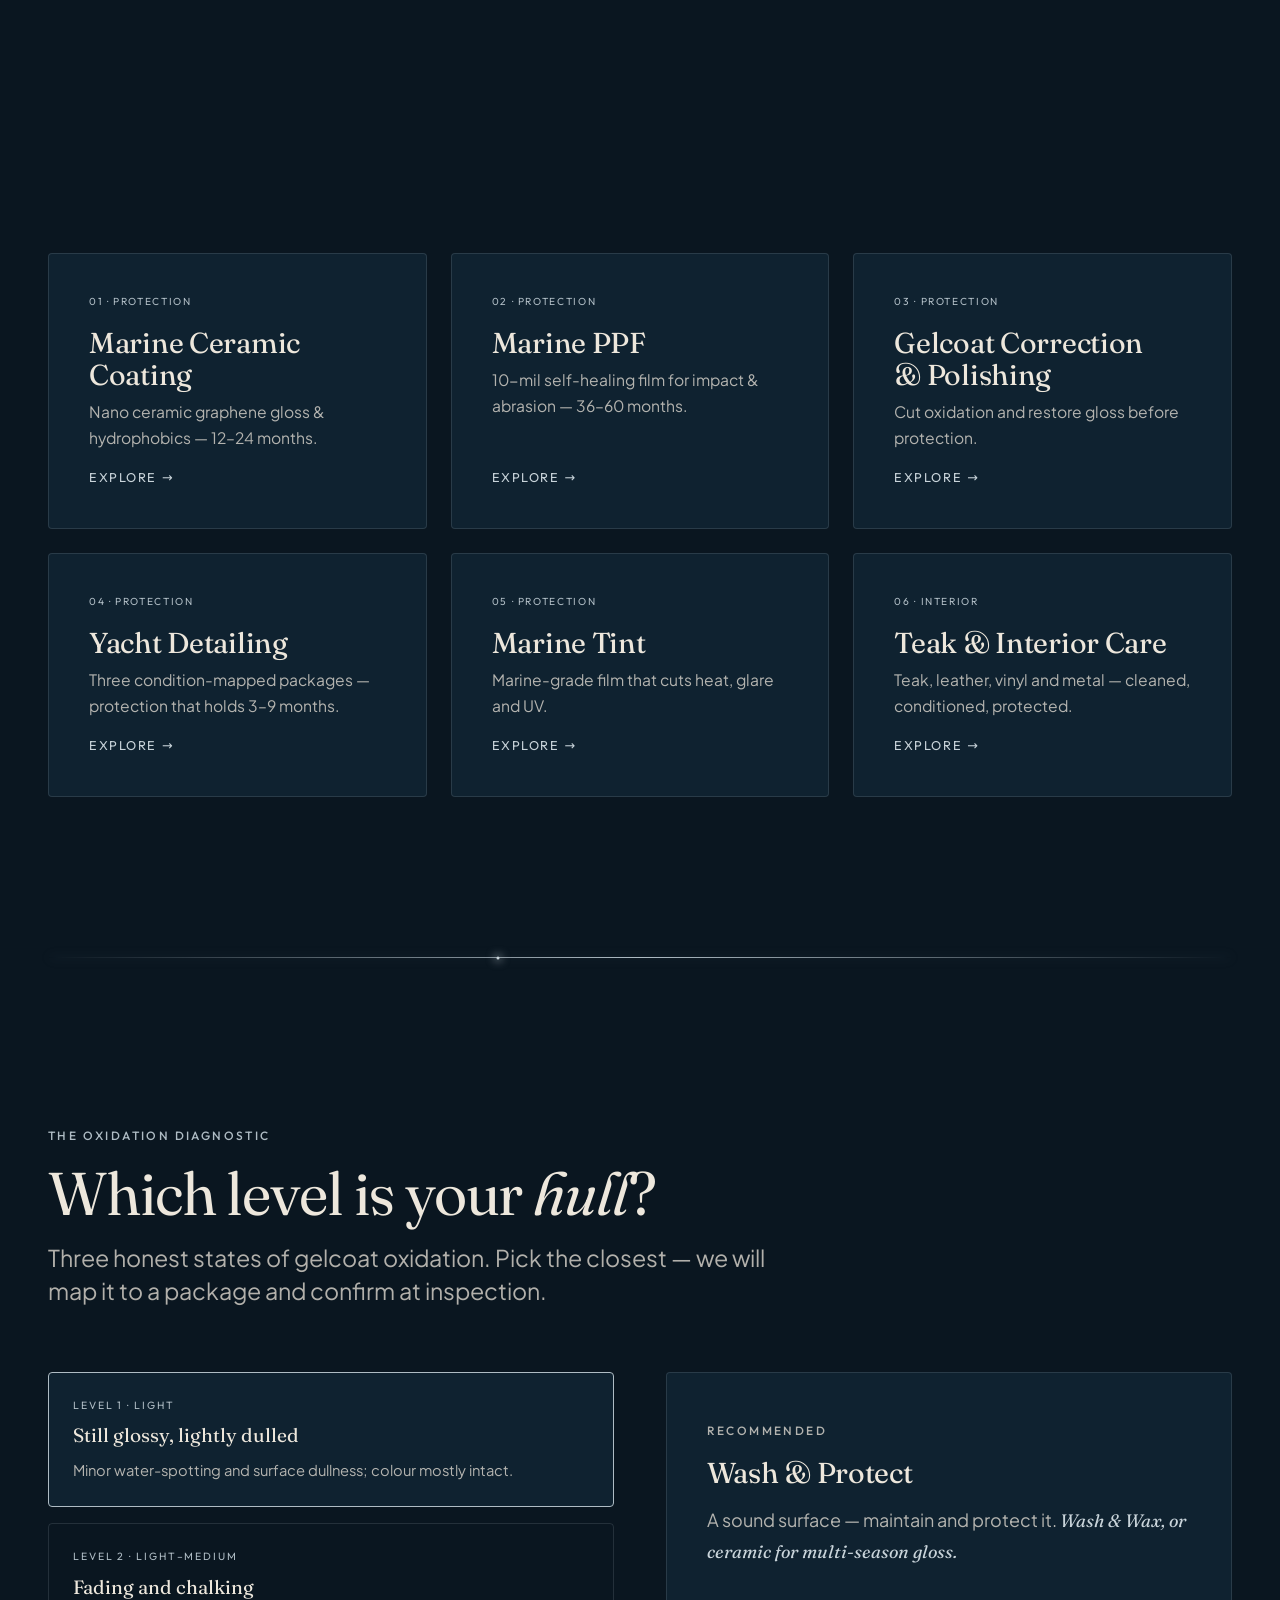
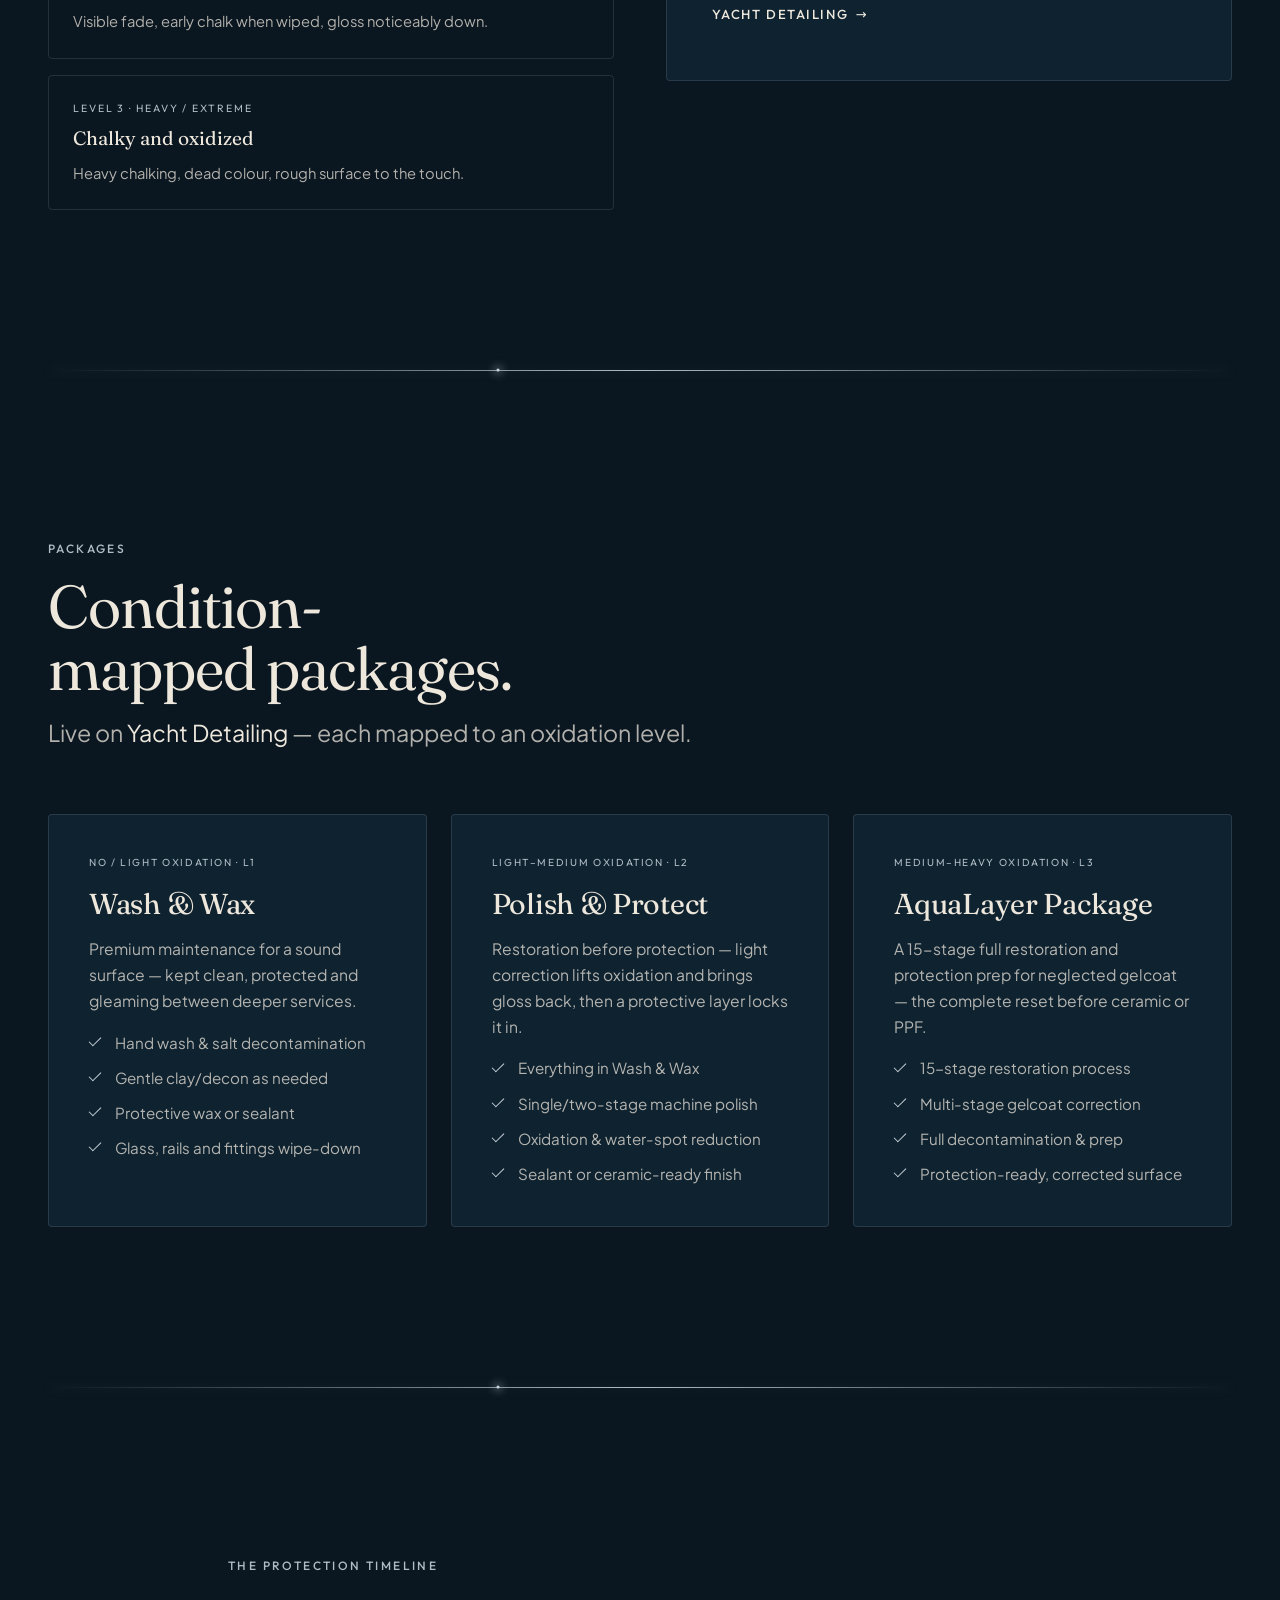
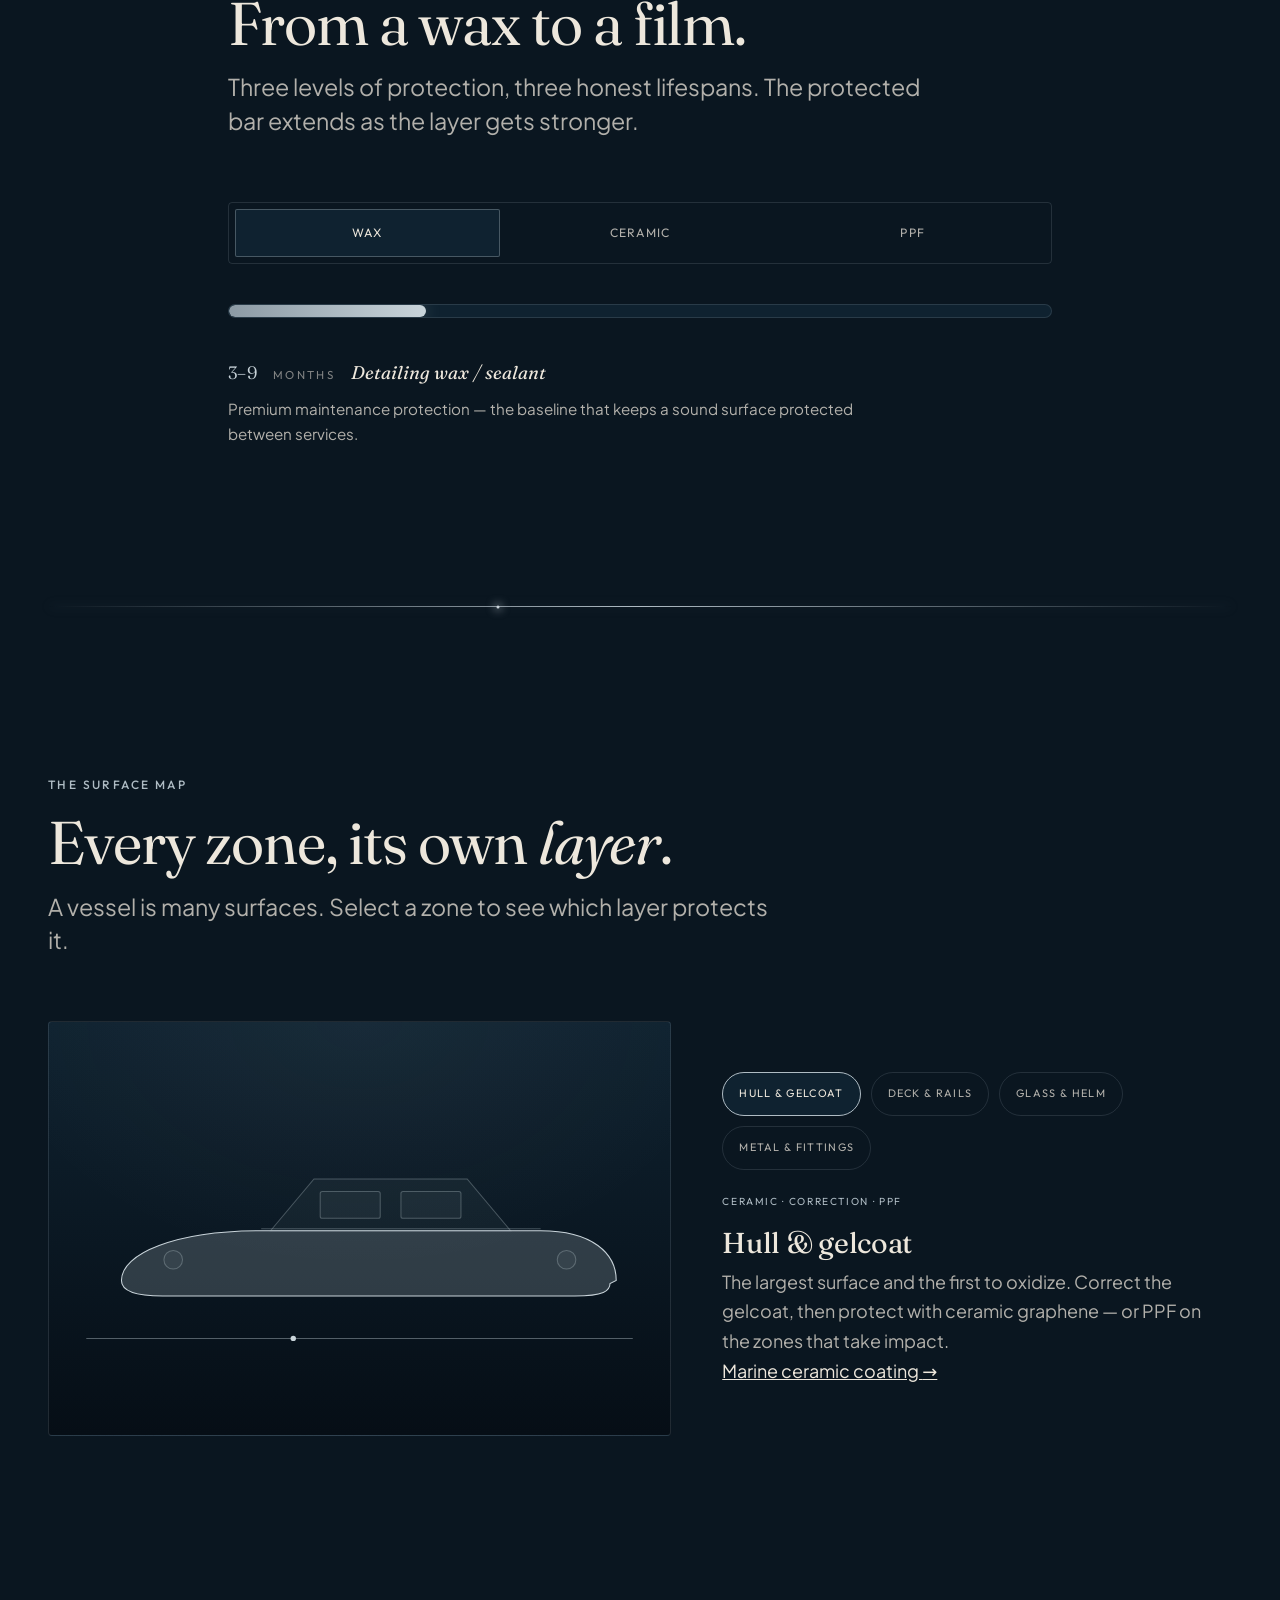
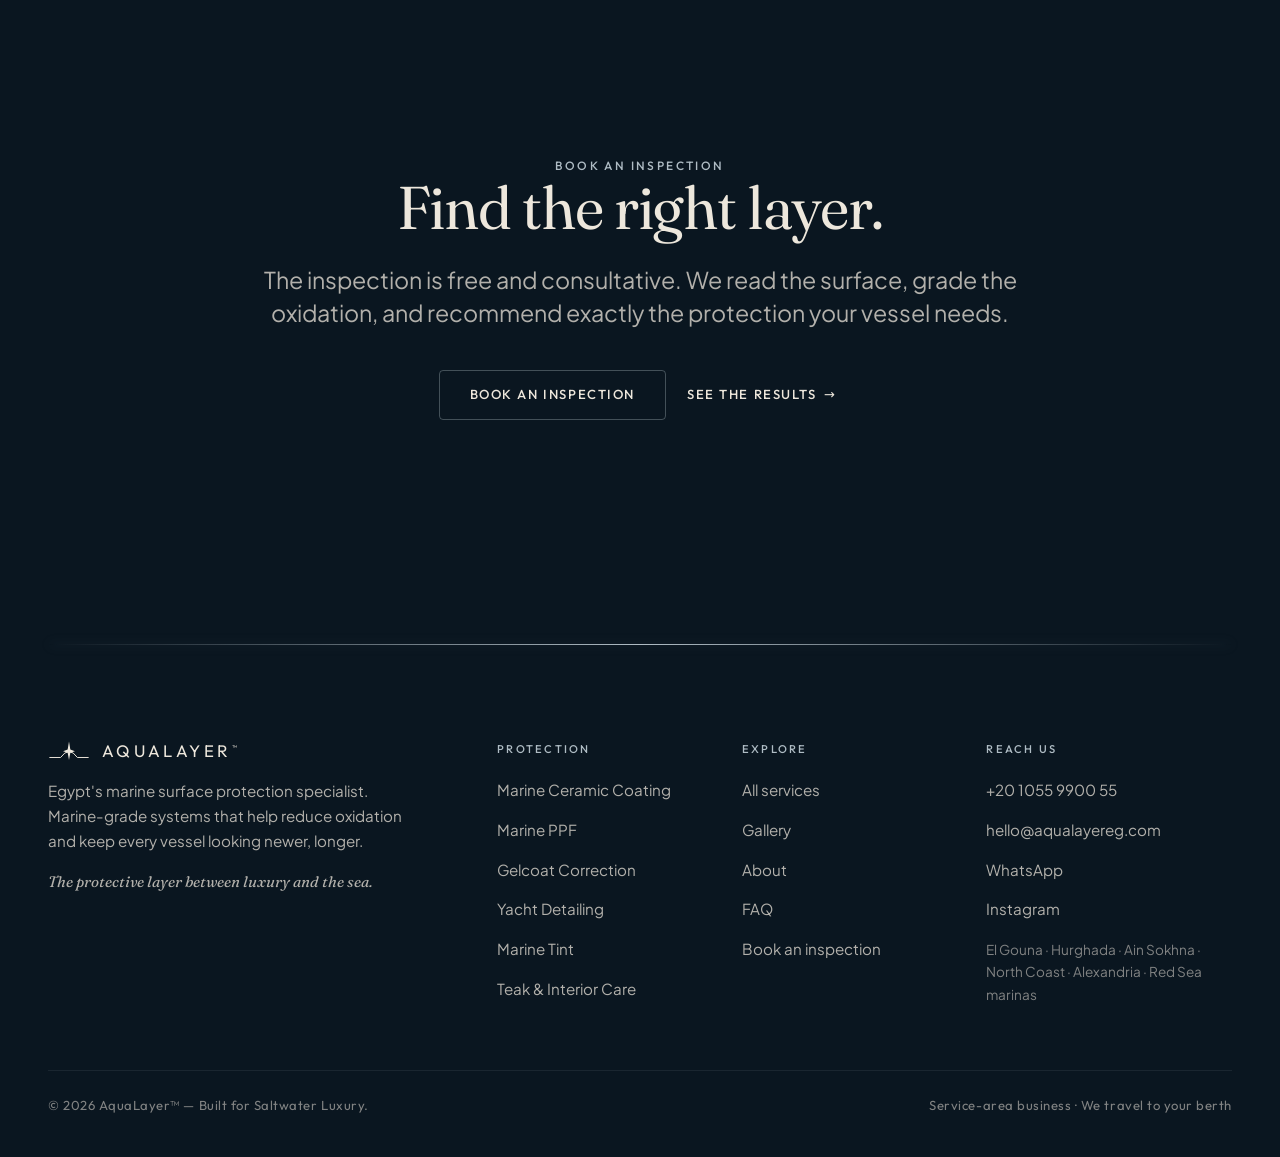
<file: services/index.html>
<!DOCTYPE html>
<html lang="en">
<head>
<meta charset="utf-8">
<meta name="viewport" content="width=device-width, initial-scale=1">
<title>Yacht Protection & Detailing Services | AquaLayer™</title>
<meta name="description" content="AquaLayer’s marine protection system for Egypt — marine ceramic coating, PPF, gelcoat correction, yacht detailing, marine tint and teak & interior care. Book a free inspection.">
<script>document.documentElement.classList.add('js')</script>
<link rel="canonical" href="https://aqualayereg.com/services/">
<meta name="theme-color" content="#0A1620">
<meta name="robots" content="index, follow, max-image-preview:large">
<meta property="og:type" content="website">
<meta property="og:site_name" content="AquaLayer™">
<meta property="og:title" content="Yacht Protection & Detailing Services | AquaLayer™">
<meta property="og:description" content="AquaLayer’s marine protection system for Egypt — marine ceramic coating, PPF, gelcoat correction, yacht detailing, marine tint and teak & interior care. Book a free inspection.">
<meta property="og:url" content="https://aqualayereg.com/services/">
<meta property="og:image" content="https://aqualayereg.com/assets/img/og-default.jpg">
<meta property="og:image:width" content="1200">
<meta property="og:image:height" content="630">
<meta property="og:image:alt" content="AquaLayer — the protective layer between luxury and the sea.">
<meta name="twitter:card" content="summary_large_image">
<meta name="twitter:title" content="Yacht Protection & Detailing Services | AquaLayer™">
<meta name="twitter:description" content="AquaLayer’s marine protection system for Egypt — marine ceramic coating, PPF, gelcoat correction, yacht detailing, marine tint and teak & interior care. Book a free inspection.">
<meta name="twitter:image" content="https://aqualayereg.com/assets/img/og-default.jpg">
<link rel="icon" href="../favicon.svg" type="image/svg+xml">
<link rel="icon" href="../favicon-32.png" sizes="32x32" type="image/png">
<link rel="alternate icon" href="../favicon.ico">
<link rel="apple-touch-icon" href="../apple-touch-icon.png">
<link rel="preload" href="../assets/fonts/fraunces-normal.woff2" as="font" type="font/woff2" crossorigin>
<link rel="preload" href="../assets/fonts/plus-jakarta-sans-normal.woff2" as="font" type="font/woff2" crossorigin>
<link rel="stylesheet" href="../assets/css/fonts.css">
<link rel="stylesheet" href="../assets/css/site.css">
<link rel="stylesheet" href="../assets/css/services.css">
<link rel="stylesheet" href="../assets/css/mobile.css">

<script type="application/ld+json">
{
  "@context": "https://schema.org",
  "@graph": [
    {
      "@type": "Organization",
      "@id": "https://aqualayereg.com/#organization",
      "name": "AquaLayer",
      "legalName": "AquaLayer™",
      "url": "https://aqualayereg.com/",
      "email": "hello@aqualayereg.com",
      "telephone": "+201055990055",
      "logo": "https://aqualayereg.com/apple-touch-icon.png",
      "image": "https://aqualayereg.com/assets/img/og-default.jpg",
      "description": "Egypt's premium marine surface protection specialist.",
      "slogan": "The protective layer between luxury and the sea.",
      "sameAs": [
        "https://www.instagram.com/aqualayereg/"
      ]
    },
    {
      "@type": "WebSite",
      "@id": "https://aqualayereg.com/#website",
      "url": "https://aqualayereg.com/",
      "name": "AquaLayer™",
      "publisher": {
        "@id": "https://aqualayereg.com/#organization"
      },
      "inLanguage": "en"
    },
    {
      "@type": "BreadcrumbList",
      "itemListElement": [
        {
          "@type": "ListItem",
          "position": 1,
          "name": "Home",
          "item": "https://aqualayereg.com/"
        },
        {
          "@type": "ListItem",
          "position": 2,
          "name": "Services",
          "item": "https://aqualayereg.com/services/"
        }
      ]
    },
    {
      "@type": "ItemList",
      "@id": "https://aqualayereg.com/services/#servicelist",
      "name": "AquaLayer marine protection services",
      "itemListElement": [
        {
          "@type": "ListItem",
          "position": 1,
          "name": "Marine Ceramic Coating",
          "url": "https://aqualayereg.com/services/marine-ceramic-coating/"
        },
        {
          "@type": "ListItem",
          "position": 2,
          "name": "Marine PPF",
          "url": "https://aqualayereg.com/services/marine-ppf/"
        },
        {
          "@type": "ListItem",
          "position": 3,
          "name": "Gelcoat Correction & Polishing",
          "url": "https://aqualayereg.com/services/gelcoat-correction/"
        },
        {
          "@type": "ListItem",
          "position": 4,
          "name": "Yacht Detailing",
          "url": "https://aqualayereg.com/services/yacht-detailing/"
        },
        {
          "@type": "ListItem",
          "position": 5,
          "name": "Marine Tint",
          "url": "https://aqualayereg.com/services/marine-tint/"
        },
        {
          "@type": "ListItem",
          "position": 6,
          "name": "Teak & Interior Care",
          "url": "https://aqualayereg.com/services/teak-and-interior-care/"
        }
      ]
    },
    {
      "@type": "WebPage",
      "@id": "https://aqualayereg.com/services/#webpage",
      "url": "https://aqualayereg.com/services/",
      "name": "Yacht Protection & Detailing Services | AquaLayer™",
      "isPartOf": {
        "@id": "https://aqualayereg.com/#website"
      },
      "inLanguage": "en"
    }
  ]
}
</script>
<script src="../assets/js/site.js" defer></script>
<script src="../assets/js/services.js" defer></script>
</head>
<body>
<a class="skip-link" href="#main">Skip to content</a>
<div class="bg-ground" aria-hidden="true"></div>
<div class="bg-grain" aria-hidden="true"></div>
<span id="nav-sentinel" aria-hidden="true"></span>

<header class="site-nav" id="top">
  <div class="site-nav__inner">
    <a class="brand" href="../index.html" aria-label="AquaLayer — home">
      <svg class="brand__mark" viewBox="0 0 60 32" fill="none" aria-hidden="true" focusable="false">
        <path d="M2.5 25 L18 25 Q30 8 42 25 L57.5 25" stroke="currentColor" stroke-width="1.4" stroke-linecap="round"></path>
        <path d="M30 2 L31.9 13.7 L38.5 16 L31.9 18.3 L30 28.5 L28.1 18.3 L21.5 16 L28.1 13.7 Z" fill="currentColor"></path>
      </svg>
      <span class="brand__word">AquaLayer<sup>™</sup></span>
    </a>
    <div class="nav-right">
      <nav class="nav-links" aria-label="Primary">
        <a href="../services/index.html" aria-current="page">Services</a>
        <a href="../gallery/index.html">Gallery</a>
        <a href="../about/index.html">About</a>
        <a href="../faq/index.html">FAQ</a>
      </nav>
      <a class="btn nav-cta" href="../contact/index.html">Book an inspection</a>
      <button class="nav-toggle" aria-label="Open menu" aria-expanded="false" aria-controls="nav-overlay">
        <span></span><span></span><span></span>
      </button>
    </div>
  </div>
</header>

<div class="nav-overlay" id="nav-overlay" aria-hidden="true">
  <nav class="nav-overlay__links" aria-label="Mobile">
    <a href="../services/index.html"><span class="idx">01</span>Services</a>
    <a href="../gallery/index.html"><span class="idx">02</span>Gallery</a>
    <a href="../about/index.html"><span class="idx">03</span>About</a>
    <a href="../faq/index.html"><span class="idx">04</span>FAQ</a>
    <a href="../contact/index.html"><span class="idx">05</span>Contact</a>
  </nav>
  <a class="btn" href="../contact/index.html">Book an inspection</a>
  <div class="nav-overlay__meta">
    <a href="tel:+201055990055">+20 1055 9900 55</a>
    <a href="mailto:hello@aqualayereg.com">hello@aqualayereg.com</a>
    <a href="https://wa.me/201055990055?text=Hello%20AquaLayer%2C%20I%20would%20like%20to%20book%20an%20inspection." target="_blank" rel="noopener">WhatsApp</a>
  </div>
</div>
<main id="main">

  <section class="page-hero col-guides" aria-labelledby="hub-h1">
    <div class="container">
      <nav class="breadcrumb" aria-label="Breadcrumb">
        <a href="../index.html">Home</a><span class="sep" aria-hidden="true">/</span><span aria-current="page">Services</span>
      </nav>
      <p class="eyebrow">The system</p>
      <h1 id="hub-h1">Yacht protection &amp; <span class="kw">detailing</span>.</h1>
      <p class="lead">Five disciplines, one system. We clean, correct and protect — restoring the true surface, then sealing it under marine-grade protection built for saltwater.</p>
    </div>
  </section>
  
  <div class="section-divider" aria-hidden="true"><div class="container"><div class="waterline"></div></div></div>


  <section class="section" aria-labelledby="ls-h2">
    <div class="container">
      <div class="layerstack-wrap">
        <div class="layerstack" data-reveal aria-label="Clean, correct and protect layers building on a hull cross-section" role="img">
          <div class="strata strata--3 gloss" data-reveal style="--d:360ms"><span><b>Protect</b> — ceramic · graphene · PPF</span></div>
          <div class="strata strata--2" data-reveal style="--d:220ms"><span><b>Correct</b> — gelcoat correction</span></div>
          <div class="strata strata--1" data-reveal style="--d:80ms"><span><b>Clean</b> — detailing</span></div>
          <svg class="hull" viewBox="0 0 500 400" preserveAspectRatio="none" aria-hidden="true"><path d="M20,360 C120,330 380,330 480,360" fill="none" stroke="rgba(175,188,196,.3)" stroke-width="1"></path></svg>
        </div>
        <div class="layerstack__legend">
          <div class="sec-head" data-reveal style="margin-bottom:8px"><p class="eyebrow">Clean · Correct · Protect</p><h2 id="ls-h2">Protection builds in layers.</h2></div>
          <div class="ls-item" data-reveal><span class="n tnum">01</span><div><h3>Clean</h3><p>Decontaminate and strip salt, fallout and biofilm so the true surface shows.</p></div></div>
          <div class="ls-item" data-reveal style="--d:80ms"><span class="n tnum">02</span><div><h3>Correct</h3><p>Cut oxidation and restore depth and gloss to the gelcoat.</p></div></div>
          <div class="ls-item" data-reveal style="--d:160ms"><span class="n tnum">03</span><div><h3>Protect</h3><p>Seal the corrected surface under ceramic graphene or 10-mil PPF.</p></div></div>
        </div>
      </div>
    </div>
  </section>
  
  <div class="section-divider" aria-hidden="true"><div class="container"><div class="waterline"></div></div></div>


  <section class="section" aria-labelledby="grid-h2">
    <div class="container">
      <div class="sec-head" data-reveal style="margin-bottom:var(--s6)">
        <p class="eyebrow">The disciplines</p>
        <h2 id="grid-h2">Six services. One standard.</h2>
      </div>
      <div class="svc-grid"><article class="card svc-card sheen" data-reveal style="--d:0ms">
      <span class="meta">01 · Protection</span>
      <h3 class="card__title">Marine Ceramic Coating</h3>
      <p class="card__body">Nano ceramic graphene gloss & hydrophobics — 12–24 months.</p>
      <a class="card__link" href="../services/marine-ceramic-coating/index.html">Explore <span class="arr" aria-hidden="true">→</span></a>
    </article><article class="card svc-card sheen" data-reveal style="--d:80ms">
      <span class="meta">02 · Protection</span>
      <h3 class="card__title">Marine PPF</h3>
      <p class="card__body">10-mil self-healing film for impact & abrasion — 36–60 months.</p>
      <a class="card__link" href="../services/marine-ppf/index.html">Explore <span class="arr" aria-hidden="true">→</span></a>
    </article><article class="card svc-card sheen" data-reveal style="--d:160ms">
      <span class="meta">03 · Protection</span>
      <h3 class="card__title">Gelcoat Correction & Polishing</h3>
      <p class="card__body">Cut oxidation and restore gloss before protection.</p>
      <a class="card__link" href="../services/gelcoat-correction/index.html">Explore <span class="arr" aria-hidden="true">→</span></a>
    </article><article class="card svc-card sheen" data-reveal style="--d:0ms">
      <span class="meta">04 · Protection</span>
      <h3 class="card__title">Yacht Detailing</h3>
      <p class="card__body">Three condition-mapped packages — protection that holds 3–9 months.</p>
      <a class="card__link" href="../services/yacht-detailing/index.html">Explore <span class="arr" aria-hidden="true">→</span></a>
    </article><article class="card svc-card sheen" data-reveal style="--d:80ms">
      <span class="meta">05 · Protection</span>
      <h3 class="card__title">Marine Tint</h3>
      <p class="card__body">Marine-grade film that cuts heat, glare and UV.</p>
      <a class="card__link" href="../services/marine-tint/index.html">Explore <span class="arr" aria-hidden="true">→</span></a>
    </article><article class="card svc-card sheen" data-reveal style="--d:160ms">
      <span class="meta">06 · Interior</span>
      <h3 class="card__title">Teak & Interior Care</h3>
      <p class="card__body">Teak, leather, vinyl and metal — cleaned, conditioned, protected.</p>
      <a class="card__link" href="../services/teak-and-interior-care/index.html">Explore <span class="arr" aria-hidden="true">→</span></a>
    </article></div>
    </div>
  </section>
  
  <div class="section-divider" aria-hidden="true"><div class="container"><div class="waterline"></div></div></div>


  <section class="section" aria-labelledby="diag-h2">
    <div class="container">
      <div class="diag-shell">
      <div class="sec-head diag-head" data-reveal style="margin-bottom:var(--s6)">
        <p class="eyebrow">The oxidation diagnostic</p>
        <h2 id="diag-h2">Which level is your <span class="kw">hull</span>?</h2>
        <p class="lead">Three honest states of gelcoat oxidation. Pick the closest — we will map it to a package and confirm at inspection.</p>
      </div>
      <div class="diagnostic" data-diagnostic data-reveal>
        <div class="diag-options" role="group" aria-label="Oxidation level">
          <button class="diag-opt is-active" data-level="l1" aria-pressed="true"><span class="lvl">Level 1 · Light</span><span class="ttl">Still glossy, lightly dulled</span><span class="dsc">Minor water-spotting and surface dullness; colour mostly intact.</span></button>
          <button class="diag-opt" data-level="l2" aria-pressed="false"><span class="lvl">Level 2 · Light–medium</span><span class="ttl">Fading and chalking</span><span class="dsc">Visible fade, early chalk when wiped, gloss noticeably down.</span></button>
          <button class="diag-opt" data-level="l3" aria-pressed="false"><span class="lvl">Level 3 · Heavy / extreme</span><span class="ttl">Chalky and oxidized</span><span class="dsc">Heavy chalking, dead colour, rough surface to the touch.</span></button>
        </div>
        <div class="diag-panels">
          <div class="diag-panel" data-level-panel="l1"><p class="eyebrow">Recommended</p><h3>Wash &amp; Protect</h3><p>A sound surface — maintain and protect it. <span class="rec">Wash &amp; Wax, or ceramic for multi-season gloss.</span></p><a class="btn btn--ghost" href="../services/yacht-detailing/index.html">Yacht detailing <span aria-hidden="true">→</span></a></div>
          <div class="diag-panel" data-level-panel="l2" hidden><p class="eyebrow">Recommended</p><h3>Polish &amp; Protect</h3><p>Restore before you protect — light correction lifts the oxidation, then a protective layer locks it in. <span class="rec">Polish &amp; Protect, then ceramic graphene.</span></p><a class="btn btn--ghost" href="../services/gelcoat-correction/index.html">Gelcoat correction <span aria-hidden="true">→</span></a></div>
          <div class="diag-panel" data-level-panel="l3" hidden><p class="eyebrow">Recommended</p><h3>The AquaLayer Package</h3><p>A full 15-stage restoration and protection prep — the complete reset before ceramic or PPF. <span class="rec">AquaLayer Package, then protection.</span></p><a class="btn btn--ghost" href="../services/gelcoat-correction/index.html">See correction <span aria-hidden="true">→</span></a></div>
        </div>
      </div>
      </div>
    </div>
  </section>
  
  <div class="section-divider" aria-hidden="true"><div class="container"><div class="waterline"></div></div></div>


  <section class="section" aria-labelledby="pkg-h2">
    <div class="container">
      <div class="sec-head" data-reveal style="margin-bottom:var(--s6)">
        <p class="eyebrow">Packages</p>
        <h2 id="pkg-h2">Condition-mapped packages.</h2>
        <p class="lead">Live on <a class="ilink" href="../services/yacht-detailing/index.html">Yacht Detailing</a> — each mapped to an oxidation level.</p>
      </div>
      <div class="pkg-grid"><article class="card pkg sheen" data-reveal style="--d:0ms">
      <span class="pkg__level">No / light oxidation · L1</span>
      <h3 class="pkg__name">Wash & Wax</h3>
      <p class="card__body">Premium maintenance for a sound surface — kept clean, protected and gleaming between deeper services.</p>
      <ul><li>Hand wash & salt decontamination</li><li>Gentle clay/decon as needed</li><li>Protective wax or sealant</li><li>Glass, rails and fittings wipe-down</li></ul>
    </article><article class="card pkg sheen" data-reveal style="--d:90ms">
      <span class="pkg__level">Light–medium oxidation · L2</span>
      <h3 class="pkg__name">Polish & Protect</h3>
      <p class="card__body">Restoration before protection — light correction lifts oxidation and brings gloss back, then a protective layer locks it in.</p>
      <ul><li>Everything in Wash & Wax</li><li>Single/two-stage machine polish</li><li>Oxidation & water-spot reduction</li><li>Sealant or ceramic-ready finish</li></ul>
    </article><article class="card pkg sheen span-2" data-reveal style="--d:180ms">
      <span class="pkg__level">Medium–heavy oxidation · L3</span>
      <h3 class="pkg__name">AquaLayer Package</h3>
      <p class="card__body">A 15-stage full restoration and protection prep for neglected gelcoat — the complete reset before ceramic or PPF.</p>
      <ul><li>15-stage restoration process</li><li>Multi-stage gelcoat correction</li><li>Full decontamination & prep</li><li>Protection-ready, corrected surface</li></ul>
    </article></div>
    </div>
  </section>
  
  <div class="section-divider" aria-hidden="true"><div class="container"><div class="waterline"></div></div></div>


  <section class="section" aria-labelledby="tl-h2">
    <div class="container container--narrow">
      <div class="sec-head" data-reveal style="margin-bottom:var(--s6)">
        <p class="eyebrow">The protection timeline</p>
        <h2 id="tl-h2">From a wax to a film.</h2>
        <p class="lead">Three levels of protection, three honest lifespans. The protected bar extends as the layer gets stronger.</p>
      </div>
      <div class="timeline" data-timeline data-reveal>
        <div class="tl-stops" role="group" aria-label="Protection level">
          <button class="tl-stop is-active" data-stop data-width="24%" data-figure="3–9" data-unit="MONTHS" data-name="Detailing wax / sealant" data-note="Premium maintenance protection — the baseline that keeps a sound surface protected between services." aria-pressed="true">Wax</button>
          <button class="tl-stop" data-stop data-width="58%" data-figure="12–24" data-unit="MONTHS" data-name="Ceramic graphene coating" data-note="A hard, bonded nano-ceramic layer for gloss, hydrophobics and reduced oxidation." aria-pressed="false">Ceramic</button>
          <button class="tl-stop" data-stop data-width="100%" data-figure="36–60" data-unit="MONTHS" data-name="10-mil marine PPF" data-note="A thick self-healing film — the most robust protection, for impact and abrasion zones." aria-pressed="false">PPF</button>
        </div>
        <div class="tl-vessel" aria-hidden="true"><div class="tl-bar" data-timeline-bar style="width:24%"></div></div>
        <div class="tl-readout" aria-live="polite">
          <span class="fig tnum" data-timeline-figure>3–9</span>
          <span class="unit" data-timeline-unit>MONTHS</span>
          <span class="nm" data-timeline-name>Detailing wax / sealant</span>
          <p class="note" data-timeline-note>Premium maintenance protection — the baseline that keeps a sound surface protected between services.</p>
        </div>
      </div>
    </div>
  </section>
  
  <div class="section-divider" aria-hidden="true"><div class="container"><div class="waterline"></div></div></div>


  <section class="section" aria-labelledby="sm-h2">
    <div class="container">
      <div class="sec-head" data-reveal style="margin-bottom:var(--s6)">
        <p class="eyebrow">The surface map</p>
        <h2 id="sm-h2">Every zone, its own <span class="kw">layer</span>.</h2>
        <p class="lead">A vessel is many surfaces. Select a zone to see which layer protects it.</p>
      </div>
      <div class="surfacemap" data-surfacemap data-reveal>
        <div class="sm-stage" aria-hidden="true">
          <svg viewBox="0 0 600 320" preserveAspectRatio="xMidYMid meet">
            <path d="M70,210 C70,184 122,162 205,162 L475,162 C525,162 548,184 548,210 L542,213 C542,220 536,225 508,225 L110,225 C82,225 70,220 70,210 Z" fill="rgba(175,188,196,.06)" stroke="rgba(175,188,196,.5)" stroke-width="1.4" data-zone-shape="hull" class="sm-shape is-active"></path>
            <path d="M214,162 L256,112 L404,112 L446,162 Z" fill="rgba(175,188,196,.05)" stroke="rgba(175,188,196,.4)" stroke-width="1.2" data-zone-shape="glass" class="sm-shape"></path>
            <rect x="262" y="124" width="58" height="26" rx="2" fill="rgba(201,212,218,.12)" stroke="rgba(175,188,196,.35)" data-zone-shape="glass" class="sm-shape"></rect>
            <rect x="340" y="124" width="58" height="26" rx="2" fill="rgba(201,212,218,.12)" stroke="rgba(175,188,196,.35)" data-zone-shape="glass" class="sm-shape"></rect>
            <path d="M205,160 L475,160" stroke="rgba(201,212,218,.5)" stroke-width="2.6" data-zone-shape="deck" class="sm-shape" fill="none"></path>
            <circle cx="120" cy="190" r="9" fill="rgba(175,188,196,.08)" stroke="rgba(175,188,196,.45)" stroke-width="1.2" data-zone-shape="metal" class="sm-shape"></circle>
            <circle cx="500" cy="190" r="9" fill="rgba(175,188,196,.08)" stroke="rgba(175,188,196,.45)" stroke-width="1.2" data-zone-shape="metal" class="sm-shape"></circle>
            <line x1="36" y1="266" x2="564" y2="266" stroke="rgba(175,188,196,.45)" stroke-width="1"></line>
            <circle cx="236" cy="266" r="2.6" fill="#C9D4DA"></circle>
          </svg>
        </div>
        <div>
          <div class="sm-zones" role="group" aria-label="Vessel zone">
            <button class="sm-zone is-active" data-zone="hull" aria-pressed="true">Hull &amp; gelcoat</button>
            <button class="sm-zone" data-zone="deck" aria-pressed="false">Deck &amp; rails</button>
            <button class="sm-zone" data-zone="glass" aria-pressed="false">Glass &amp; helm</button>
            <button class="sm-zone" data-zone="metal" aria-pressed="false">Metal &amp; fittings</button>
          </div>
          <div class="sm-detail" data-zone-detail="hull"><span class="layer-tag">Ceramic · Correction · PPF</span><h3>Hull &amp; gelcoat</h3><p>The largest surface and the first to oxidize. Correct the gelcoat, then protect with ceramic graphene — or PPF on the zones that take impact.</p><a class="card__link" href="../services/marine-ceramic-coating/index.html">Marine ceramic coating <span class="arr" aria-hidden="true">→</span></a></div>
          <div class="sm-detail" data-zone-detail="deck" hidden><span class="layer-tag">Teak &amp; interior care</span><h3>Deck &amp; rails</h3><p>Teak decks and trim cleaned and treated to preserve colour and thickness, without aggressive sanding.</p><a class="card__link" href="../services/teak-and-interior-care/index.html">Teak &amp; interior care <span class="arr" aria-hidden="true">→</span></a></div>
          <div class="sm-detail" data-zone-detail="glass" hidden><span class="layer-tag">Marine tint</span><h3>Glass &amp; helm</h3><p>Helm and cabin glass tinted with marine-grade film to cut heat, glare and the UV that fades interiors.</p><a class="card__link" href="../services/marine-tint/index.html">Marine tint <span class="arr" aria-hidden="true">→</span></a></div>
          <div class="sm-detail" data-zone-detail="metal" hidden><span class="layer-tag">Metal care</span><h3>Metal &amp; fittings</h3><p>Rails, cleats and fittings polished and sealed to slow the corrosion that salt air accelerates.</p><a class="card__link" href="../services/teak-and-interior-care/index.html">Metal &amp; interior care <span class="arr" aria-hidden="true">→</span></a></div>
        </div>
      </div>
    </div>
  </section>

  <section class="section cta-band" aria-labelledby="hcta-h2">
    <div class="container">
      <p class="eyebrow" data-reveal>Book an inspection</p>
      <h2 id="hcta-h2" data-reveal style="--d:60ms">Find the right layer.</h2>
      <p class="lead" data-reveal style="--d:120ms">The inspection is free and consultative. We read the surface, grade the oxidation, and recommend exactly the protection your vessel needs.</p>
      <div class="btn-row" style="justify-content:center;--d:180ms" data-reveal>
        <a class="btn btn--primary" href="../contact/index.html">Book an inspection</a>
        <a class="btn btn--ghost" href="../gallery/index.html">See the results <span aria-hidden="true">→</span></a>
      </div>
    </div>
  </section>
</main>
<footer class="site-footer" role="contentinfo">
  <div class="container">
    <div class="footer-grid">
      <div class="footer-brand">
        <a class="brand" href="../index.html" aria-label="AquaLayer — home">
          <svg class="brand__mark" viewBox="0 0 60 32" fill="none" aria-hidden="true" focusable="false">
        <path d="M2.5 25 L18 25 Q30 8 42 25 L57.5 25" stroke="currentColor" stroke-width="1.4" stroke-linecap="round"></path>
        <path d="M30 2 L31.9 13.7 L38.5 16 L31.9 18.3 L30 28.5 L28.1 18.3 L21.5 16 L28.1 13.7 Z" fill="currentColor"></path>
      </svg>
          <span class="brand__word">AquaLayer<sup>™</sup></span>
        </a>
        <p>Egypt's marine surface protection specialist. Marine-grade systems that help reduce oxidation and keep every vessel looking newer, longer.</p>
        <p class="footer-tagline">The protective layer between luxury and the sea.</p>
      </div>
      <div class="footer-col">
        <h4>Protection</h4>
        <ul>
          <li><a href="../services/marine-ceramic-coating/index.html">Marine Ceramic Coating</a></li>
          <li><a href="../services/marine-ppf/index.html">Marine PPF</a></li>
          <li><a href="../services/gelcoat-correction/index.html">Gelcoat Correction</a></li>
          <li><a href="../services/yacht-detailing/index.html">Yacht Detailing</a></li>
          <li><a href="../services/marine-tint/index.html">Marine Tint</a></li>
          <li><a href="../services/teak-and-interior-care/index.html">Teak &amp; Interior Care</a></li>
        </ul>
      </div>
      <div class="footer-col">
        <h4>Explore</h4>
        <ul>
          <li><a href="../services/index.html">All services</a></li>
          <li><a href="../gallery/index.html">Gallery</a></li>
          <li><a href="../about/index.html">About</a></li>
          <li><a href="../faq/index.html">FAQ</a></li>
          <li><a href="../contact/index.html">Book an inspection</a></li>
        </ul>
      </div>
      <div class="footer-col">
        <h4>Reach us</h4>
        <ul>
          <li><a href="tel:+201055990055">+20 1055 9900 55</a></li>
          <li><a href="mailto:hello@aqualayereg.com">hello@aqualayereg.com</a></li>
          <li><a href="https://wa.me/201055990055?text=Hello%20AquaLayer%2C%20I%20would%20like%20to%20book%20an%20inspection." target="_blank" rel="noopener">WhatsApp</a></li>
          <li><a href="https://www.instagram.com/aqualayereg/" target="_blank" rel="noopener">Instagram</a></li>
        </ul>
        <p class="muted" style="margin-top:16px;font-size:.85rem">El Gouna · Hurghada · Ain Sokhna · North Coast · Alexandria · Red Sea marinas</p>
      </div>
    </div>
    <div class="footer-bottom">
      <p>© <span data-year>2026</span> AquaLayer™ — Built for Saltwater Luxury.</p>
      <div class="footer-legal">
        <p>Service-area business · We travel to your berth</p>
      </div>
    </div>
  </div>
</footer>
</body>
</html>
</file>
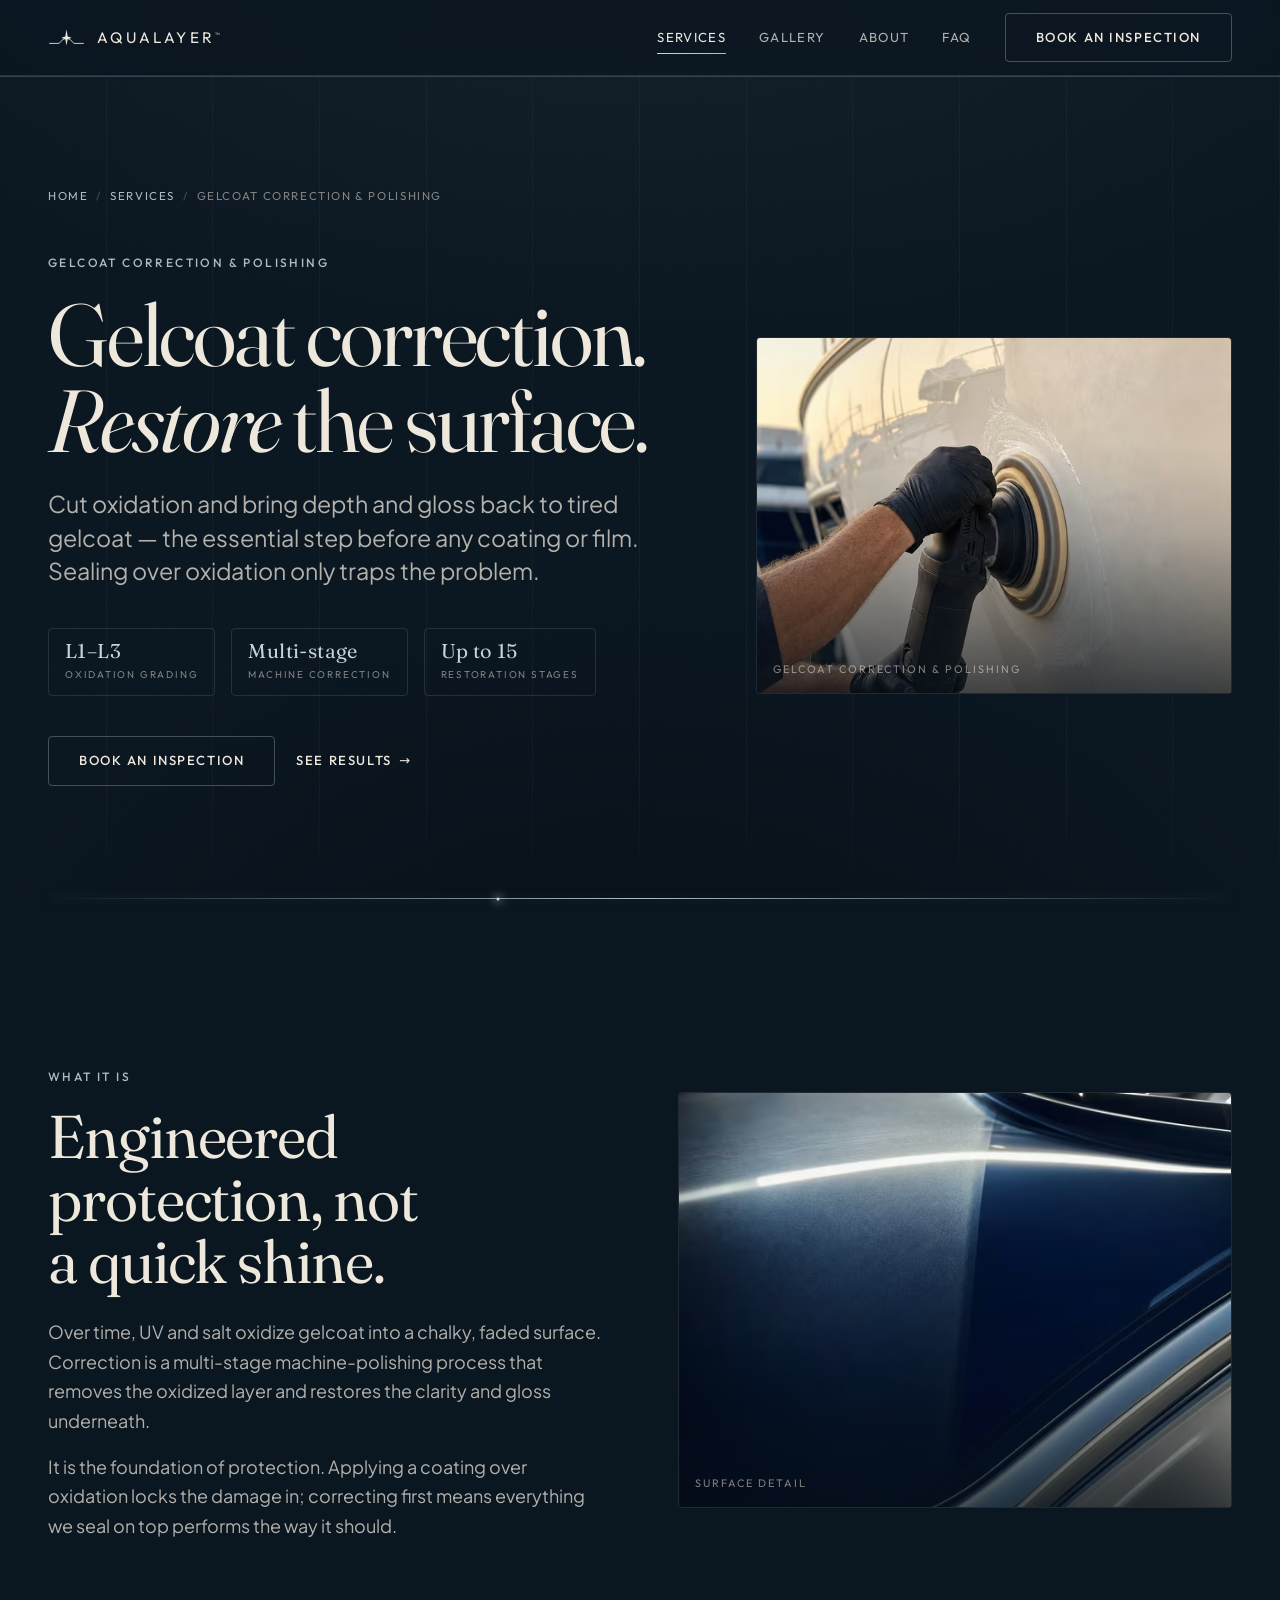
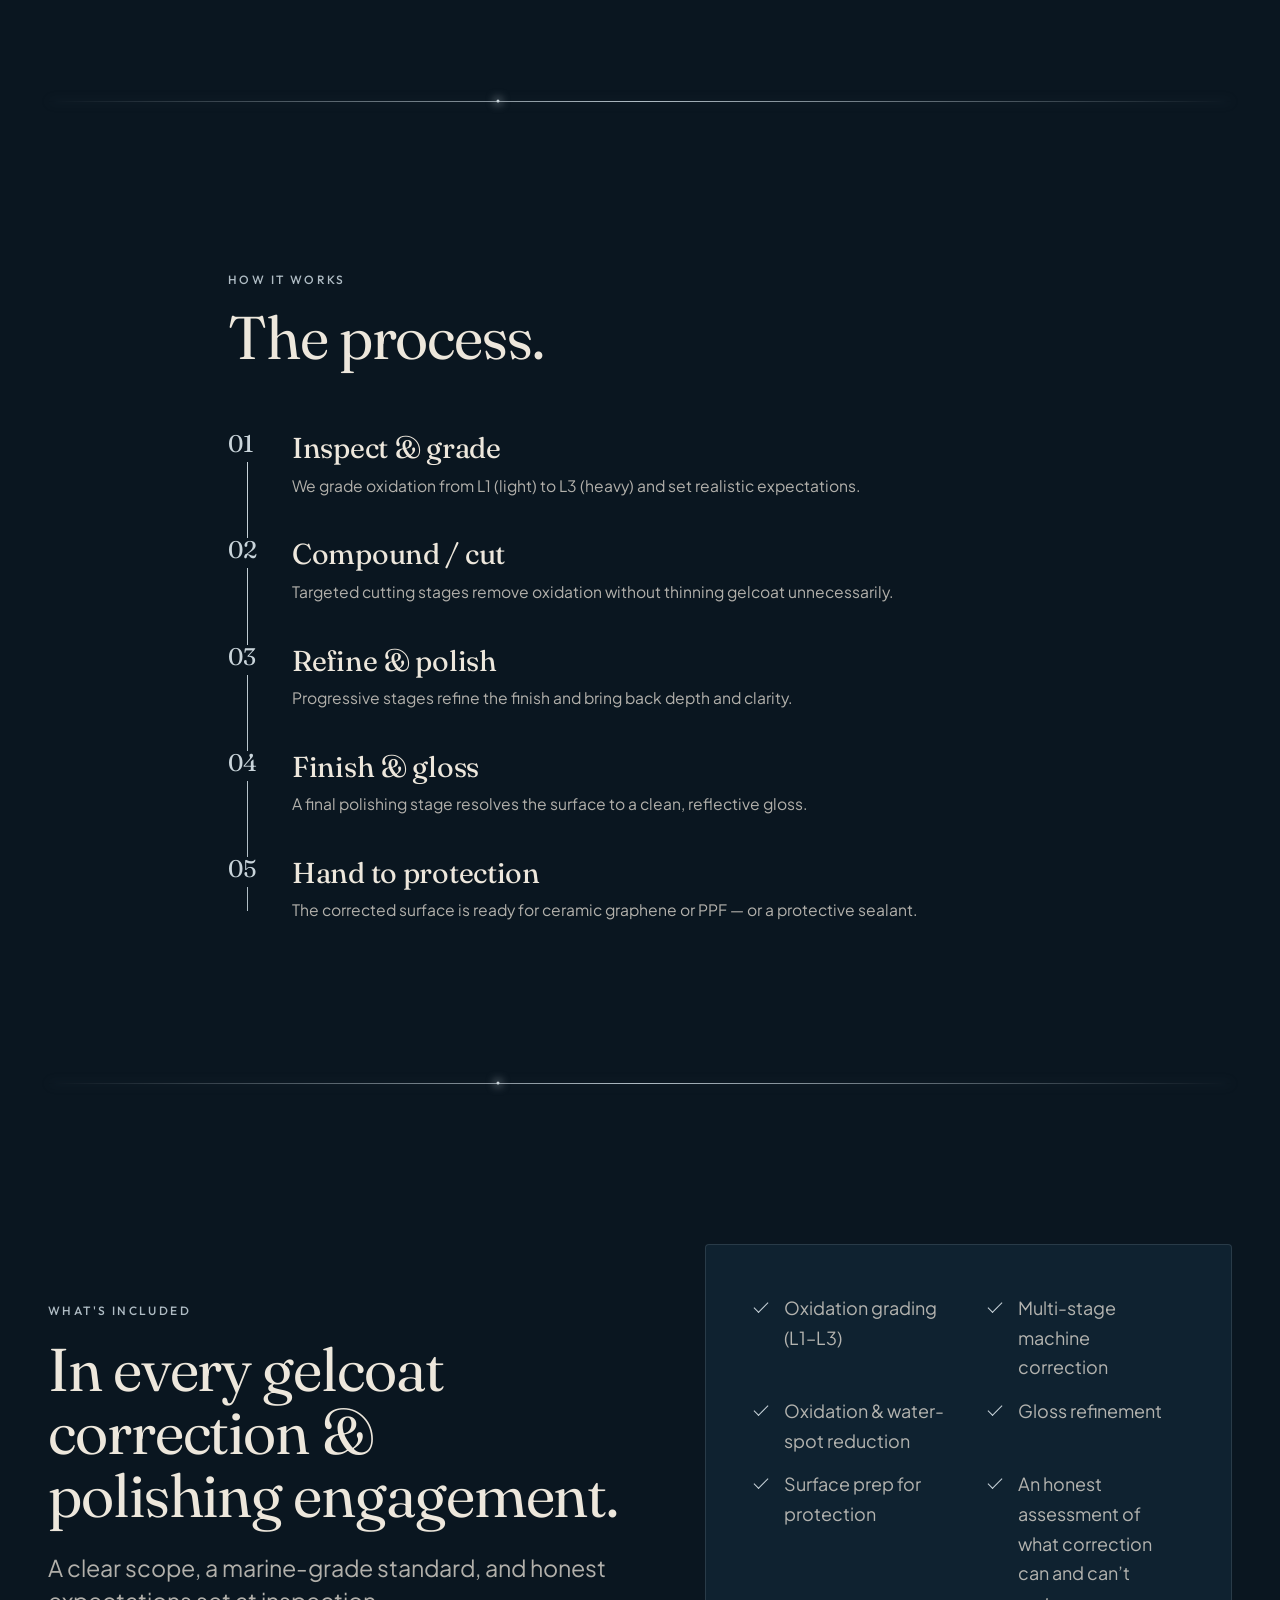
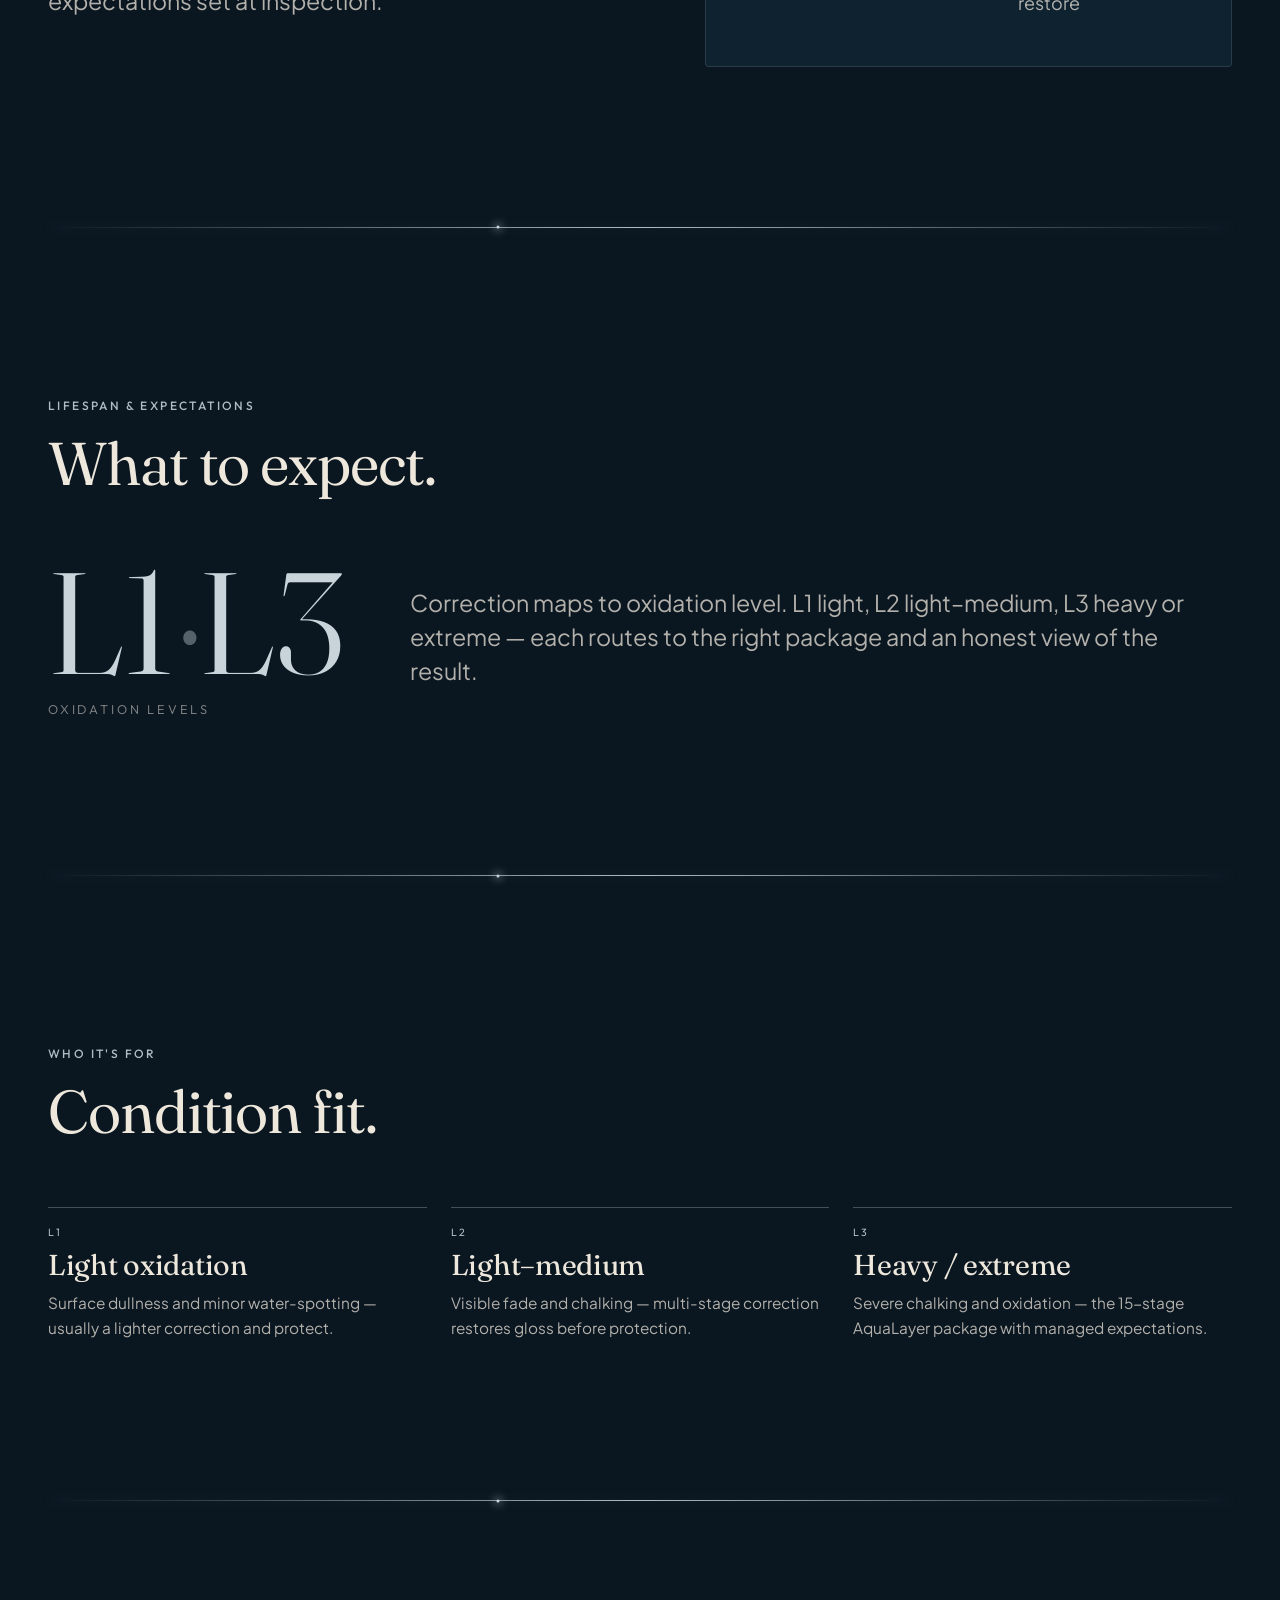
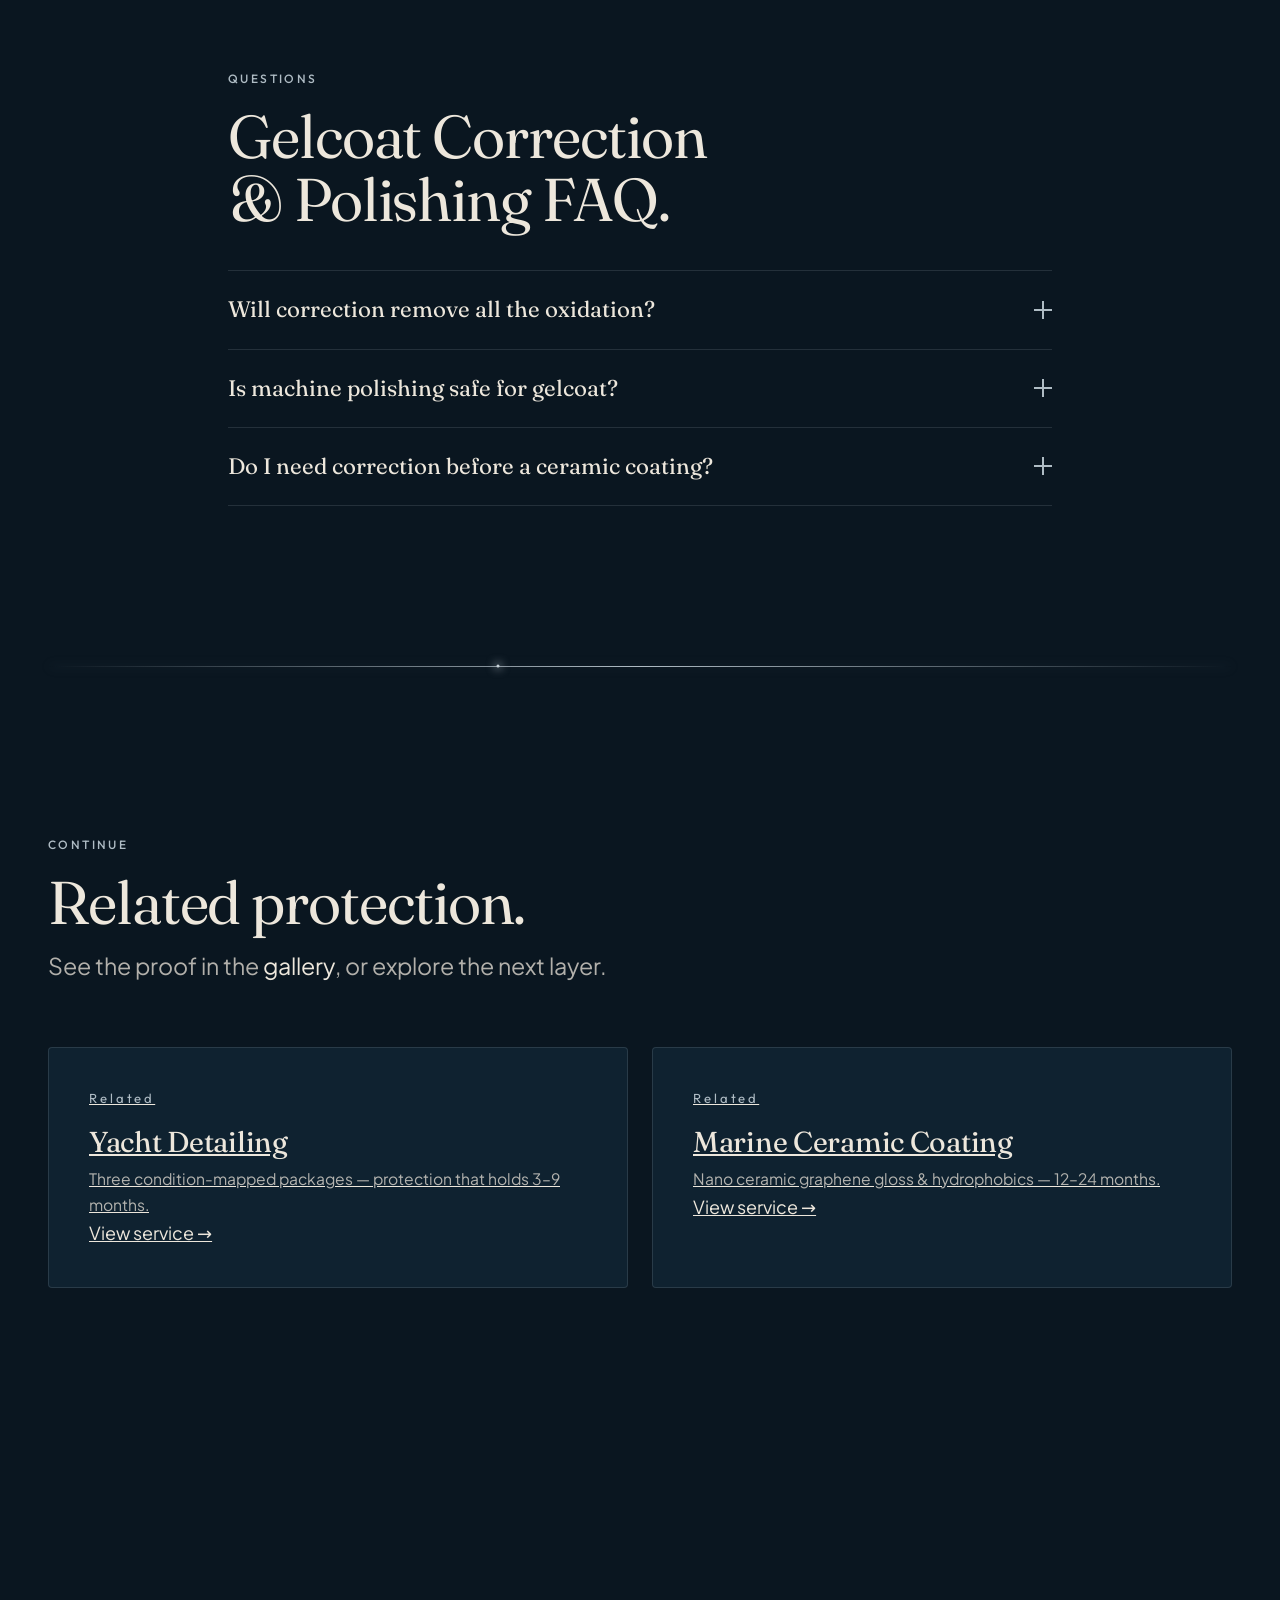
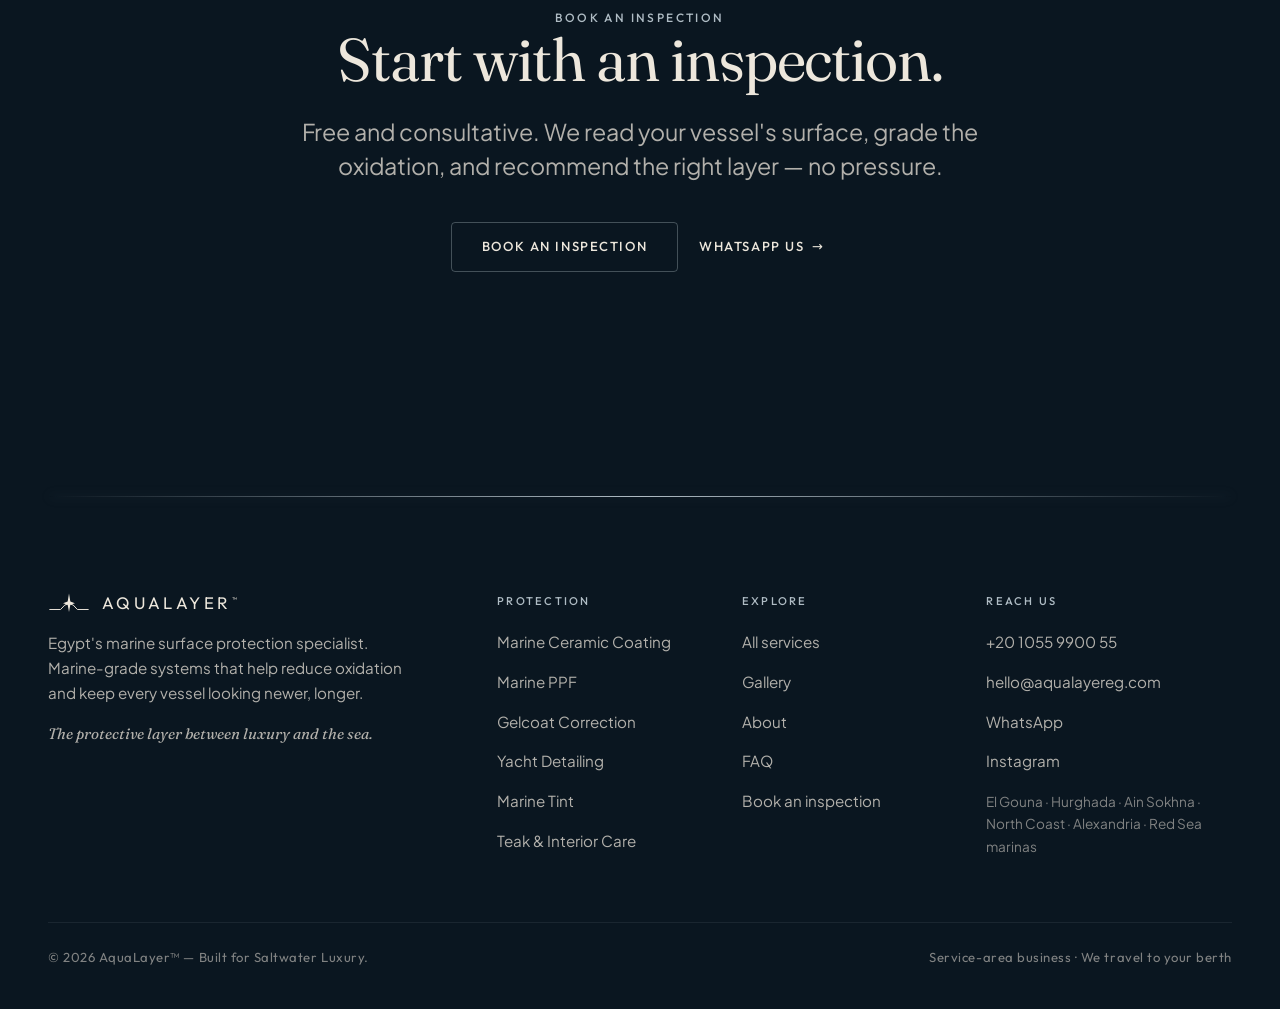
<file: services/gelcoat-correction/index.html>
<!DOCTYPE html>
<html lang="en">
<head>
<meta charset="utf-8">
<meta name="viewport" content="width=device-width, initial-scale=1">
<title>Gelcoat Correction & Oxidation Removal in Egypt | AquaLayer™</title>
<meta name="description" content="Gelcoat correction and polishing for oxidized, dull boat hulls in Egypt. Multi-stage machine correction restores depth and gloss before coating or PPF. Book a free inspection.">
<script>document.documentElement.classList.add('js')</script>
<link rel="canonical" href="https://aqualayereg.com/services/gelcoat-correction/">
<meta name="theme-color" content="#0A1620">
<meta name="robots" content="index, follow, max-image-preview:large">
<meta property="og:type" content="website">
<meta property="og:site_name" content="AquaLayer™">
<meta property="og:title" content="Gelcoat Correction & Oxidation Removal in Egypt | AquaLayer™">
<meta property="og:description" content="Gelcoat correction and polishing for oxidized, dull boat hulls in Egypt. Multi-stage machine correction restores depth and gloss before coating or PPF. Book a free inspection.">
<meta property="og:url" content="https://aqualayereg.com/services/gelcoat-correction/">
<meta property="og:image" content="https://aqualayereg.com/assets/img/og-default.jpg">
<meta property="og:image:width" content="1200">
<meta property="og:image:height" content="630">
<meta property="og:image:alt" content="AquaLayer — the protective layer between luxury and the sea.">
<meta name="twitter:card" content="summary_large_image">
<meta name="twitter:title" content="Gelcoat Correction & Oxidation Removal in Egypt | AquaLayer™">
<meta name="twitter:description" content="Gelcoat correction and polishing for oxidized, dull boat hulls in Egypt. Multi-stage machine correction restores depth and gloss before coating or PPF. Book a free inspection.">
<meta name="twitter:image" content="https://aqualayereg.com/assets/img/og-default.jpg">
<link rel="icon" href="../../favicon.svg" type="image/svg+xml">
<link rel="icon" href="../../favicon-32.png" sizes="32x32" type="image/png">
<link rel="alternate icon" href="../../favicon.ico">
<link rel="apple-touch-icon" href="../../apple-touch-icon.png">
<link rel="preload" href="../../assets/fonts/fraunces-normal.woff2" as="font" type="font/woff2" crossorigin>
<link rel="preload" href="../../assets/fonts/plus-jakarta-sans-normal.woff2" as="font" type="font/woff2" crossorigin>
<link rel="stylesheet" href="../../assets/css/fonts.css">
<link rel="stylesheet" href="../../assets/css/site.css">
<link rel="stylesheet" href="../../assets/css/service.css">
<link rel="stylesheet" href="../../assets/css/mobile.css">
<link rel="preload" as="image" href="../../assets/img/gelcoat-polishing-640.webp" imagesrcset="../../assets/img/gelcoat-polishing-896.webp 896w, ../../assets/img/gelcoat-polishing-640.webp 640w, ../../assets/img/gelcoat-polishing-420.webp 420w" imagesizes="(min-width:920px) 42vw, 92vw" type="image/webp">
<script type="application/ld+json">
{
  "@context": "https://schema.org",
  "@graph": [
    {
      "@type": "Organization",
      "@id": "https://aqualayereg.com/#organization",
      "name": "AquaLayer",
      "legalName": "AquaLayer™",
      "url": "https://aqualayereg.com/",
      "email": "hello@aqualayereg.com",
      "telephone": "+201055990055",
      "logo": "https://aqualayereg.com/apple-touch-icon.png",
      "image": "https://aqualayereg.com/assets/img/og-default.jpg",
      "description": "Egypt's premium marine surface protection specialist.",
      "slogan": "The protective layer between luxury and the sea.",
      "sameAs": [
        "https://www.instagram.com/aqualayereg/"
      ]
    },
    {
      "@type": "WebSite",
      "@id": "https://aqualayereg.com/#website",
      "url": "https://aqualayereg.com/",
      "name": "AquaLayer™",
      "publisher": {
        "@id": "https://aqualayereg.com/#organization"
      },
      "inLanguage": "en"
    },
    {
      "@type": "BreadcrumbList",
      "itemListElement": [
        {
          "@type": "ListItem",
          "position": 1,
          "name": "Home",
          "item": "https://aqualayereg.com/"
        },
        {
          "@type": "ListItem",
          "position": 2,
          "name": "Services",
          "item": "https://aqualayereg.com/services/"
        },
        {
          "@type": "ListItem",
          "position": 3,
          "name": "Gelcoat Correction & Polishing",
          "item": "https://aqualayereg.com/services/gelcoat-correction/"
        }
      ]
    },
    {
      "@type": "Service",
      "@id": "https://aqualayereg.com/services/gelcoat-correction/#service",
      "name": "Gelcoat Correction & Polishing",
      "serviceType": "Gelcoat Correction & Polishing",
      "provider": {
        "@id": "https://aqualayereg.com/#organization"
      },
      "areaServed": [
        {
          "@type": "Place",
          "name": "El Gouna"
        },
        {
          "@type": "Place",
          "name": "Hurghada"
        },
        {
          "@type": "Place",
          "name": "Ain Sokhna"
        },
        {
          "@type": "Place",
          "name": "North Coast (Sahel), Egypt"
        },
        {
          "@type": "Place",
          "name": "Alexandria"
        },
        {
          "@type": "Place",
          "name": "Red Sea marinas"
        }
      ],
      "description": "Gelcoat correction and polishing for oxidized, dull boat hulls in Egypt. Multi-stage machine correction restores depth and gloss before coating or PPF. Book a free inspection.",
      "url": "https://aqualayereg.com/services/gelcoat-correction/",
      "image": "https://aqualayereg.com/assets/img/gelcoat-polishing-896.jpg",
      "offers": {
        "@type": "Offer",
        "name": "Free marine surface inspection",
        "price": "0",
        "priceCurrency": "EGP",
        "availability": "https://schema.org/InStock",
        "url": "https://aqualayereg.com/contact/"
      }
    },
    {
      "@type": "FAQPage",
      "@id": "https://aqualayereg.com/services/gelcoat-correction/#faq",
      "mainEntity": [
        {
          "@type": "Question",
          "name": "Will correction remove all the oxidation?",
          "acceptedAnswer": {
            "@type": "Answer",
            "text": "We remove what is safely correctable without needlessly thinning the gelcoat. Severe L3 cases may need the 15-stage AquaLayer package, and we will be honest about what is fully recoverable and what is not."
          }
        },
        {
          "@type": "Question",
          "name": "Is machine polishing safe for gelcoat?",
          "acceptedAnswer": {
            "@type": "Answer",
            "text": "Yes, when done correctly. We use marine-safe compounds and measured passes, removing only the oxidized layer to protect the longevity of the gelcoat."
          }
        },
        {
          "@type": "Question",
          "name": "Do I need correction before a ceramic coating?",
          "acceptedAnswer": {
            "@type": "Answer",
            "text": "Almost always. Protection performs best on a corrected surface — coating over oxidation seals the damage in rather than solving it."
          }
        }
      ]
    },
    {
      "@type": "WebPage",
      "@id": "https://aqualayereg.com/services/gelcoat-correction/#webpage",
      "url": "https://aqualayereg.com/services/gelcoat-correction/",
      "name": "Gelcoat Correction & Oxidation Removal in Egypt | AquaLayer™",
      "isPartOf": {
        "@id": "https://aqualayereg.com/#website"
      },
      "inLanguage": "en"
    }
  ]
}
</script>
<script src="../../assets/js/site.js" defer></script>
<script src="../../assets/js/faq.js" defer></script>
</head>
<body>
<a class="skip-link" href="#main">Skip to content</a>
<div class="bg-ground" aria-hidden="true"></div>
<div class="bg-grain" aria-hidden="true"></div>
<span id="nav-sentinel" aria-hidden="true"></span>

<header class="site-nav" id="top">
  <div class="site-nav__inner">
    <a class="brand" href="../../index.html" aria-label="AquaLayer — home">
      <svg class="brand__mark" viewBox="0 0 60 32" fill="none" aria-hidden="true" focusable="false">
        <path d="M2.5 25 L18 25 Q30 8 42 25 L57.5 25" stroke="currentColor" stroke-width="1.4" stroke-linecap="round"></path>
        <path d="M30 2 L31.9 13.7 L38.5 16 L31.9 18.3 L30 28.5 L28.1 18.3 L21.5 16 L28.1 13.7 Z" fill="currentColor"></path>
      </svg>
      <span class="brand__word">AquaLayer<sup>™</sup></span>
    </a>
    <div class="nav-right">
      <nav class="nav-links" aria-label="Primary">
        <a href="../../services/index.html" aria-current="page">Services</a>
        <a href="../../gallery/index.html">Gallery</a>
        <a href="../../about/index.html">About</a>
        <a href="../../faq/index.html">FAQ</a>
      </nav>
      <a class="btn nav-cta" href="../../contact/index.html">Book an inspection</a>
      <button class="nav-toggle" aria-label="Open menu" aria-expanded="false" aria-controls="nav-overlay">
        <span></span><span></span><span></span>
      </button>
    </div>
  </div>
</header>

<div class="nav-overlay" id="nav-overlay" aria-hidden="true">
  <nav class="nav-overlay__links" aria-label="Mobile">
    <a href="../../services/index.html"><span class="idx">01</span>Services</a>
    <a href="../../gallery/index.html"><span class="idx">02</span>Gallery</a>
    <a href="../../about/index.html"><span class="idx">03</span>About</a>
    <a href="../../faq/index.html"><span class="idx">04</span>FAQ</a>
    <a href="../../contact/index.html"><span class="idx">05</span>Contact</a>
  </nav>
  <a class="btn" href="../../contact/index.html">Book an inspection</a>
  <div class="nav-overlay__meta">
    <a href="tel:+201055990055">+20 1055 9900 55</a>
    <a href="mailto:hello@aqualayereg.com">hello@aqualayereg.com</a>
    <a href="https://wa.me/201055990055?text=Hello%20AquaLayer%2C%20I%20would%20like%20to%20book%20an%20inspection." target="_blank" rel="noopener">WhatsApp</a>
  </div>
</div>
<main id="main">

  <section class="page-hero col-guides" aria-labelledby="svc-h1">
    <div class="container">
      <nav class="breadcrumb" aria-label="Breadcrumb">
        <a href="../../index.html">Home</a><span class="sep" aria-hidden="true">/</span>
        <a href="../../services/index.html">Services</a><span class="sep" aria-hidden="true">/</span>
        <span aria-current="page">Gelcoat Correction & Polishing</span>
      </nav>
      <div class="svc-hero__layout">
        <div class="page-hero__inner">
          <p class="eyebrow">Gelcoat Correction & Polishing</p>
          <h1 id="svc-h1">Gelcoat correction. <span class="kw">Restore</span> the surface.</h1>
          <p class="lead">Cut oxidation and bring depth and gloss back to tired gelcoat — the essential step before any coating or film. Sealing over oxidation only traps the problem.</p>
          <div class="chip-row"><div class="chip"><b class="tnum">L1–L3</b><span>Oxidation grading</span></div><div class="chip"><b class="tnum">Multi-stage</b><span>Machine correction</span></div><div class="chip"><b class="tnum">Up to 15</b><span>Restoration stages</span></div></div>
          <div class="btn-row page-hero__cta">
            <a class="btn btn--primary" href="../../contact/index.html">Book an inspection</a>
            <a class="btn btn--ghost" href="../../gallery/index.html">See results <span aria-hidden="true">→</span></a>
          </div>
        </div>
        <div class="svc-hero__media" data-reveal style="--d:120ms"><figure class="surface has-img gloss" data-ratio="4x3" data-reveal>
      <picture>
        <source type="image/avif" srcset="../../assets/img/gelcoat-polishing-896.avif 896w, ../../assets/img/gelcoat-polishing-640.avif 640w, ../../assets/img/gelcoat-polishing-420.avif 420w" sizes="(min-width:920px) 42vw, 92vw">
        <source type="image/webp" srcset="../../assets/img/gelcoat-polishing-896.webp 896w, ../../assets/img/gelcoat-polishing-640.webp 640w, ../../assets/img/gelcoat-polishing-420.webp 420w" sizes="(min-width:920px) 42vw, 92vw">
        <img class="ph-img" src="../../assets/img/gelcoat-polishing-640.jpg" srcset="../../assets/img/gelcoat-polishing-896.jpg 896w, ../../assets/img/gelcoat-polishing-640.jpg 640w, ../../assets/img/gelcoat-polishing-420.jpg 420w" sizes="(min-width:920px) 42vw, 92vw" width="896" height="1184" alt="A technician machine-polishing a white yacht hull to cut oxidation" fetchpriority="high" decoding="async">
      </picture>
      <span class="surface__scrim" aria-hidden="true"></span>
      <span class="surface__tag">Gelcoat Correction & Polishing</span>
    </figure></div>
      </div>
    </div>
  </section>
  
  <div class="section-divider" aria-hidden="true"><div class="container"><div class="waterline"></div></div></div>

  <section class="section svc-define" aria-labelledby="what-h2">
    <div class="container">
      <div class="split">
        <div data-reveal>
          <p class="eyebrow">What it is</p>
          <h2 id="what-h2" style="margin:16px 0 24px">Engineered protection, not a quick shine.</h2>
          <div class="body"><p>Over time, UV and salt oxidize gelcoat into a chalky, faded surface. Correction is a multi-stage machine-polishing process that removes the oxidized layer and restores the clarity and gloss underneath.</p><p>It is the foundation of protection. Applying a coating over oxidation locks the damage in; correcting first means everything we seal on top performs the way it should.</p></div>
        </div>
        <div class="split__media" data-reveal style="--d:120ms"><figure class="surface has-img gloss" data-ratio="4x3" data-reveal>
      <picture>
        <source type="image/avif" srcset="../../assets/img/gelcoat-correction-macro-1000.avif 1000w, ../../assets/img/gelcoat-correction-macro-640.avif 640w, ../../assets/img/gelcoat-correction-macro-420.avif 420w" sizes="(min-width:880px) 45vw, 92vw">
        <source type="image/webp" srcset="../../assets/img/gelcoat-correction-macro-1000.webp 1000w, ../../assets/img/gelcoat-correction-macro-640.webp 640w, ../../assets/img/gelcoat-correction-macro-420.webp 420w" sizes="(min-width:880px) 45vw, 92vw">
        <img class="ph-img" src="../../assets/img/gelcoat-correction-macro-640.jpg" srcset="../../assets/img/gelcoat-correction-macro-1000.jpg 1000w, ../../assets/img/gelcoat-correction-macro-640.jpg 640w, ../../assets/img/gelcoat-correction-macro-420.jpg 420w" sizes="(min-width:880px) 45vw, 92vw" width="1024" height="1024" alt="Technical close-up of gelcoat correction restoring gloss to a yacht surface" loading="lazy" decoding="async">
      </picture>
      <span class="surface__scrim" aria-hidden="true"></span>
      <span class="surface__tag">Surface detail</span>
    </figure></div>
      </div>
    </div>
  </section>
  
  <div class="section-divider" aria-hidden="true"><div class="container"><div class="waterline"></div></div></div>

  <section class="section" aria-labelledby="how-h2">
    <div class="container container--narrow">
      <div class="sec-head" data-reveal style="margin-bottom:var(--s6)">
        <p class="eyebrow">How it works</p>
        <h2 id="how-h2">The process.</h2>
      </div>
      <div class="steps" data-reveal><div class="steps__track" aria-hidden="true"></div><div class="step"><div class="step__n tnum" aria-hidden="true">01</div><div><h3 class="step__t">Inspect & grade</h3><p class="step__b">We grade oxidation from L1 (light) to L3 (heavy) and set realistic expectations.</p></div></div><div class="step"><div class="step__n tnum" aria-hidden="true">02</div><div><h3 class="step__t">Compound / cut</h3><p class="step__b">Targeted cutting stages remove oxidation without thinning gelcoat unnecessarily.</p></div></div><div class="step"><div class="step__n tnum" aria-hidden="true">03</div><div><h3 class="step__t">Refine & polish</h3><p class="step__b">Progressive stages refine the finish and bring back depth and clarity.</p></div></div><div class="step"><div class="step__n tnum" aria-hidden="true">04</div><div><h3 class="step__t">Finish & gloss</h3><p class="step__b">A final polishing stage resolves the surface to a clean, reflective gloss.</p></div></div><div class="step"><div class="step__n tnum" aria-hidden="true">05</div><div><h3 class="step__t">Hand to protection</h3><p class="step__b">The corrected surface is ready for ceramic graphene or PPF — or a protective sealant.</p></div></div></div>
    </div>
  </section>
  
  <div class="section-divider" aria-hidden="true"><div class="container"><div class="waterline"></div></div></div>

  <section class="section" aria-labelledby="inc-h2">
    <div class="container">
      <div class="split split--wide-left">
        <div data-reveal>
          <p class="eyebrow">What's included</p>
          <h2 id="inc-h2" style="margin:16px 0 24px">In every gelcoat correction & polishing engagement.</h2>
          <p class="lead">A clear scope, a marine-grade standard, and honest expectations set at inspection.</p>
        </div>
        <div class="included" data-reveal style="--d:120ms"><ul class="checklist checklist--2"><li>Oxidation grading (L1–L3)</li><li>Multi-stage machine correction</li><li>Oxidation & water-spot reduction</li><li>Gloss refinement</li><li>Surface prep for protection</li><li>An honest assessment of what correction can and can’t restore</li></ul></div>
      </div>
    </div>
  </section>
  
  <div class="section-divider" aria-hidden="true"><div class="container"><div class="waterline"></div></div></div>

  <section class="section" aria-labelledby="life-h2">
    <div class="container">
      <div class="sec-head" data-reveal style="margin-bottom:var(--s6)">
        <p class="eyebrow">Lifespan &amp; expectations</p>
        <h2 id="life-h2">What to expect.</h2>
      </div>
      <div class="lifespan" data-reveal>
      <div class="lifespan__big tnum">L1<span style="opacity:.4">·</span>L3<small>Oxidation levels</small></div>
      <p class="lead">Correction maps to oxidation level. L1 light, L2 light–medium, L3 heavy or extreme — each routes to the right package and an honest view of the result.</p>
    </div>
    </div>
  </section>
  
  
  <div class="section-divider" aria-hidden="true"><div class="container"><div class="waterline"></div></div></div>

  <section class="section" aria-labelledby="fit-h2">
    <div class="container">
      <div class="sec-head" data-reveal style="margin-bottom:var(--s6)">
        <p class="eyebrow">Who it's for</p>
        <h2 id="fit-h2">Condition fit.</h2>
      </div>
      <div class="fit-grid"><div class="fit" data-reveal><span class="fit__level">L1</span><h3>Light oxidation</h3><p>Surface dullness and minor water-spotting — usually a lighter correction and protect.</p></div><div class="fit" data-reveal><span class="fit__level">L2</span><h3>Light–medium</h3><p>Visible fade and chalking — multi-stage correction restores gloss before protection.</p></div><div class="fit span-2" data-reveal><span class="fit__level">L3</span><h3>Heavy / extreme</h3><p>Severe chalking and oxidation — the 15-stage AquaLayer package with managed expectations.</p></div></div>
    </div>
  </section>
  
  <div class="section-divider" aria-hidden="true"><div class="container"><div class="waterline"></div></div></div>

  <section class="section" aria-labelledby="faq-h2">
    <div class="container container--narrow">
      <div class="sec-head" data-reveal style="margin-bottom:var(--s5)">
        <p class="eyebrow">Questions</p>
        <h2 id="faq-h2">Gelcoat Correction & Polishing FAQ.</h2>
      </div>
      <div data-reveal><div class="accordion" data-accordion><div class="acc__item" data-acc-item>
      <h3 style="margin:0"><button class="acc__q" id="gelcoat-correction-q0" data-acc-trigger aria-expanded="false" aria-controls="gelcoat-correction-a0">Will correction remove all the oxidation?<span class="acc__icon" aria-hidden="true"></span></button></h3>
      <div class="acc__panel" id="gelcoat-correction-a0" role="region" aria-labelledby="gelcoat-correction-q0"><div><p>We remove what is safely correctable without needlessly thinning the gelcoat. Severe L3 cases may need the 15-stage AquaLayer package, and we will be honest about what is fully recoverable and what is not.</p></div></div>
    </div><div class="acc__item" data-acc-item>
      <h3 style="margin:0"><button class="acc__q" id="gelcoat-correction-q1" data-acc-trigger aria-expanded="false" aria-controls="gelcoat-correction-a1">Is machine polishing safe for gelcoat?<span class="acc__icon" aria-hidden="true"></span></button></h3>
      <div class="acc__panel" id="gelcoat-correction-a1" role="region" aria-labelledby="gelcoat-correction-q1"><div><p>Yes, when done correctly. We use marine-safe compounds and measured passes, removing only the oxidized layer to protect the longevity of the gelcoat.</p></div></div>
    </div><div class="acc__item" data-acc-item>
      <h3 style="margin:0"><button class="acc__q" id="gelcoat-correction-q2" data-acc-trigger aria-expanded="false" aria-controls="gelcoat-correction-a2">Do I need correction before a ceramic coating?<span class="acc__icon" aria-hidden="true"></span></button></h3>
      <div class="acc__panel" id="gelcoat-correction-a2" role="region" aria-labelledby="gelcoat-correction-q2"><div><p>Almost always. Protection performs best on a corrected surface — coating over oxidation seals the damage in rather than solving it.</p></div></div>
    </div></div></div>
    </div>
  </section>
  
  <div class="section-divider" aria-hidden="true"><div class="container"><div class="waterline"></div></div></div>

  <section class="section" aria-labelledby="rel-h2">
    <div class="container">
      <div class="sec-head" data-reveal style="margin-bottom:var(--s6)">
        <p class="eyebrow">Continue</p>
        <h2 id="rel-h2">Related protection.</h2>
        <p class="lead">See the proof in the <a class="ilink" href="../../gallery/index.html">gallery</a>, or explore the next layer.</p>
      </div>
      <div class="related-grid"><a class="card sheen" href="../../services/yacht-detailing/index.html"><span class="card__num">Related</span><h3 class="card__title">Yacht Detailing</h3><p class="card__body">Three condition-mapped packages — protection that holds 3–9 months.</p><span class="card__link">View service <span class="arr" aria-hidden="true">→</span></span></a><a class="card sheen" href="../../services/marine-ceramic-coating/index.html"><span class="card__num">Related</span><h3 class="card__title">Marine Ceramic Coating</h3><p class="card__body">Nano ceramic graphene gloss & hydrophobics — 12–24 months.</p><span class="card__link">View service <span class="arr" aria-hidden="true">→</span></span></a></div>
    </div>
  </section>
  <section class="section cta-band" aria-labelledby="cta-h2">
    <div class="container">
      <p class="eyebrow" data-reveal>Book an inspection</p>
      <h2 id="cta-h2" data-reveal style="--d:60ms">Start with an inspection.</h2>
      <p class="lead" data-reveal style="--d:120ms">Free and consultative. We read your vessel's surface, grade the oxidation, and recommend the right layer — no pressure.</p>
      <div class="btn-row" style="justify-content:center;--d:180ms" data-reveal>
        <a class="btn btn--primary" href="../../contact/index.html">Book an inspection</a>
        <a class="btn btn--ghost" href="https://wa.me/201055990055?text=Hello%20AquaLayer%2C%20I%20would%20like%20to%20book%20an%20inspection." target="_blank" rel="noopener">WhatsApp us <span aria-hidden="true">→</span></a>
      </div>
    </div>
  </section>
</main>
<footer class="site-footer" role="contentinfo">
  <div class="container">
    <div class="footer-grid">
      <div class="footer-brand">
        <a class="brand" href="../../index.html" aria-label="AquaLayer — home">
          <svg class="brand__mark" viewBox="0 0 60 32" fill="none" aria-hidden="true" focusable="false">
        <path d="M2.5 25 L18 25 Q30 8 42 25 L57.5 25" stroke="currentColor" stroke-width="1.4" stroke-linecap="round"></path>
        <path d="M30 2 L31.9 13.7 L38.5 16 L31.9 18.3 L30 28.5 L28.1 18.3 L21.5 16 L28.1 13.7 Z" fill="currentColor"></path>
      </svg>
          <span class="brand__word">AquaLayer<sup>™</sup></span>
        </a>
        <p>Egypt's marine surface protection specialist. Marine-grade systems that help reduce oxidation and keep every vessel looking newer, longer.</p>
        <p class="footer-tagline">The protective layer between luxury and the sea.</p>
      </div>
      <div class="footer-col">
        <h4>Protection</h4>
        <ul>
          <li><a href="../../services/marine-ceramic-coating/index.html">Marine Ceramic Coating</a></li>
          <li><a href="../../services/marine-ppf/index.html">Marine PPF</a></li>
          <li><a href="../../services/gelcoat-correction/index.html">Gelcoat Correction</a></li>
          <li><a href="../../services/yacht-detailing/index.html">Yacht Detailing</a></li>
          <li><a href="../../services/marine-tint/index.html">Marine Tint</a></li>
          <li><a href="../../services/teak-and-interior-care/index.html">Teak &amp; Interior Care</a></li>
        </ul>
      </div>
      <div class="footer-col">
        <h4>Explore</h4>
        <ul>
          <li><a href="../../services/index.html">All services</a></li>
          <li><a href="../../gallery/index.html">Gallery</a></li>
          <li><a href="../../about/index.html">About</a></li>
          <li><a href="../../faq/index.html">FAQ</a></li>
          <li><a href="../../contact/index.html">Book an inspection</a></li>
        </ul>
      </div>
      <div class="footer-col">
        <h4>Reach us</h4>
        <ul>
          <li><a href="tel:+201055990055">+20 1055 9900 55</a></li>
          <li><a href="mailto:hello@aqualayereg.com">hello@aqualayereg.com</a></li>
          <li><a href="https://wa.me/201055990055?text=Hello%20AquaLayer%2C%20I%20would%20like%20to%20book%20an%20inspection." target="_blank" rel="noopener">WhatsApp</a></li>
          <li><a href="https://www.instagram.com/aqualayereg/" target="_blank" rel="noopener">Instagram</a></li>
        </ul>
        <p class="muted" style="margin-top:16px;font-size:.85rem">El Gouna · Hurghada · Ain Sokhna · North Coast · Alexandria · Red Sea marinas</p>
      </div>
    </div>
    <div class="footer-bottom">
      <p>© <span data-year>2026</span> AquaLayer™ — Built for Saltwater Luxury.</p>
      <div class="footer-legal">
        <p>Service-area business · We travel to your berth</p>
      </div>
    </div>
  </div>
</footer>
</body>
</html>
</file>
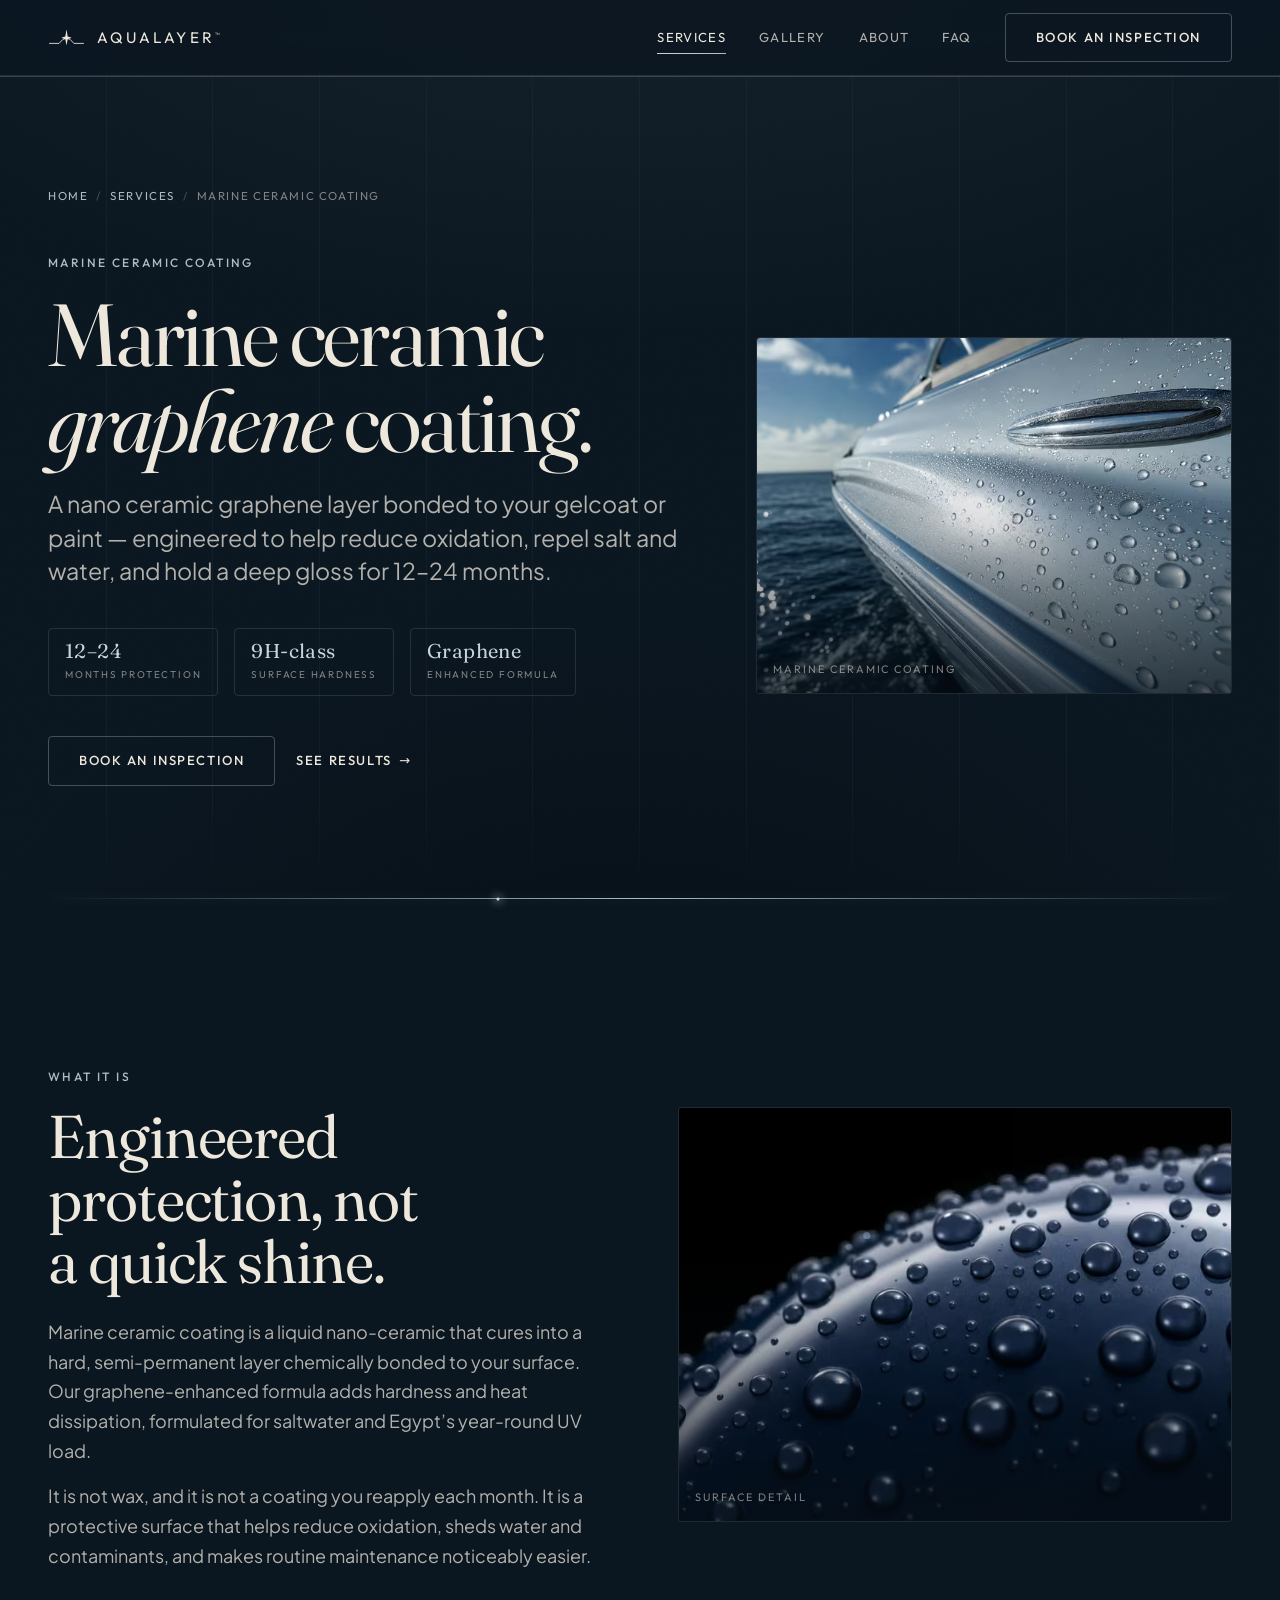
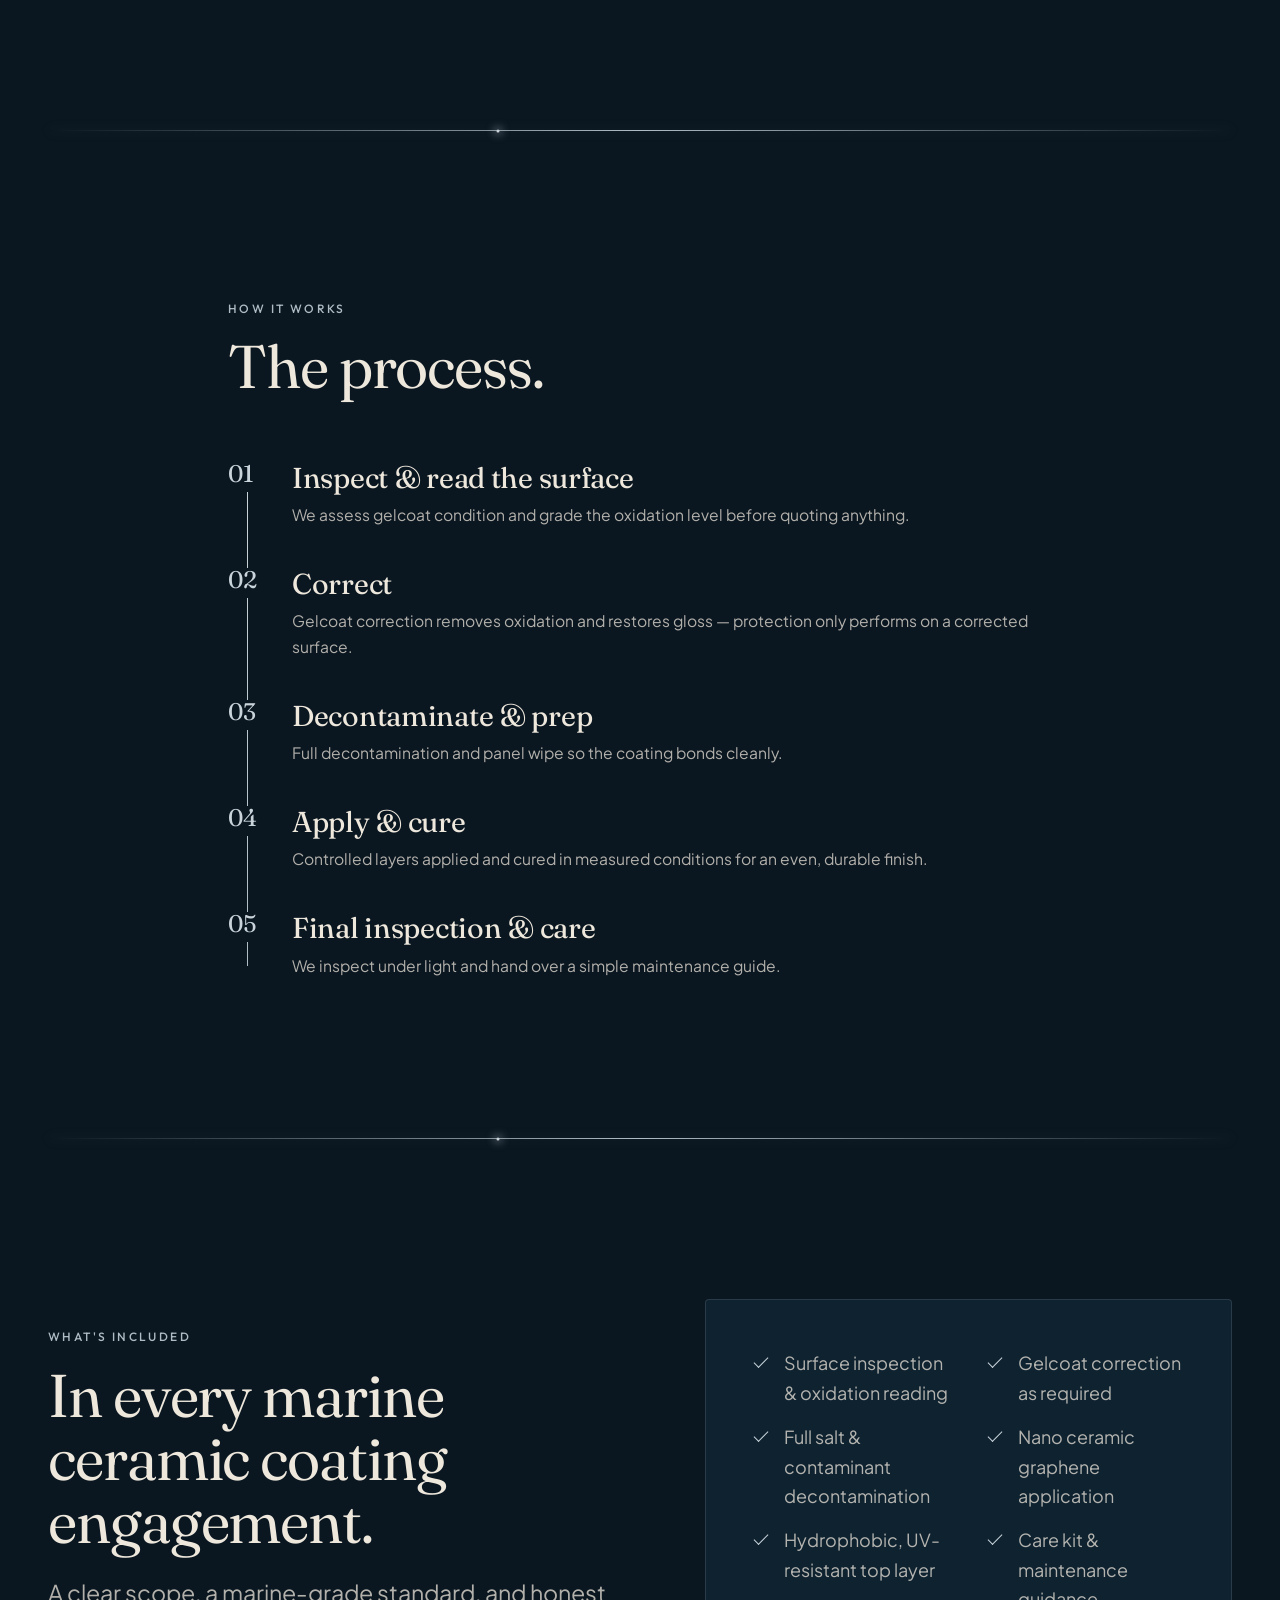
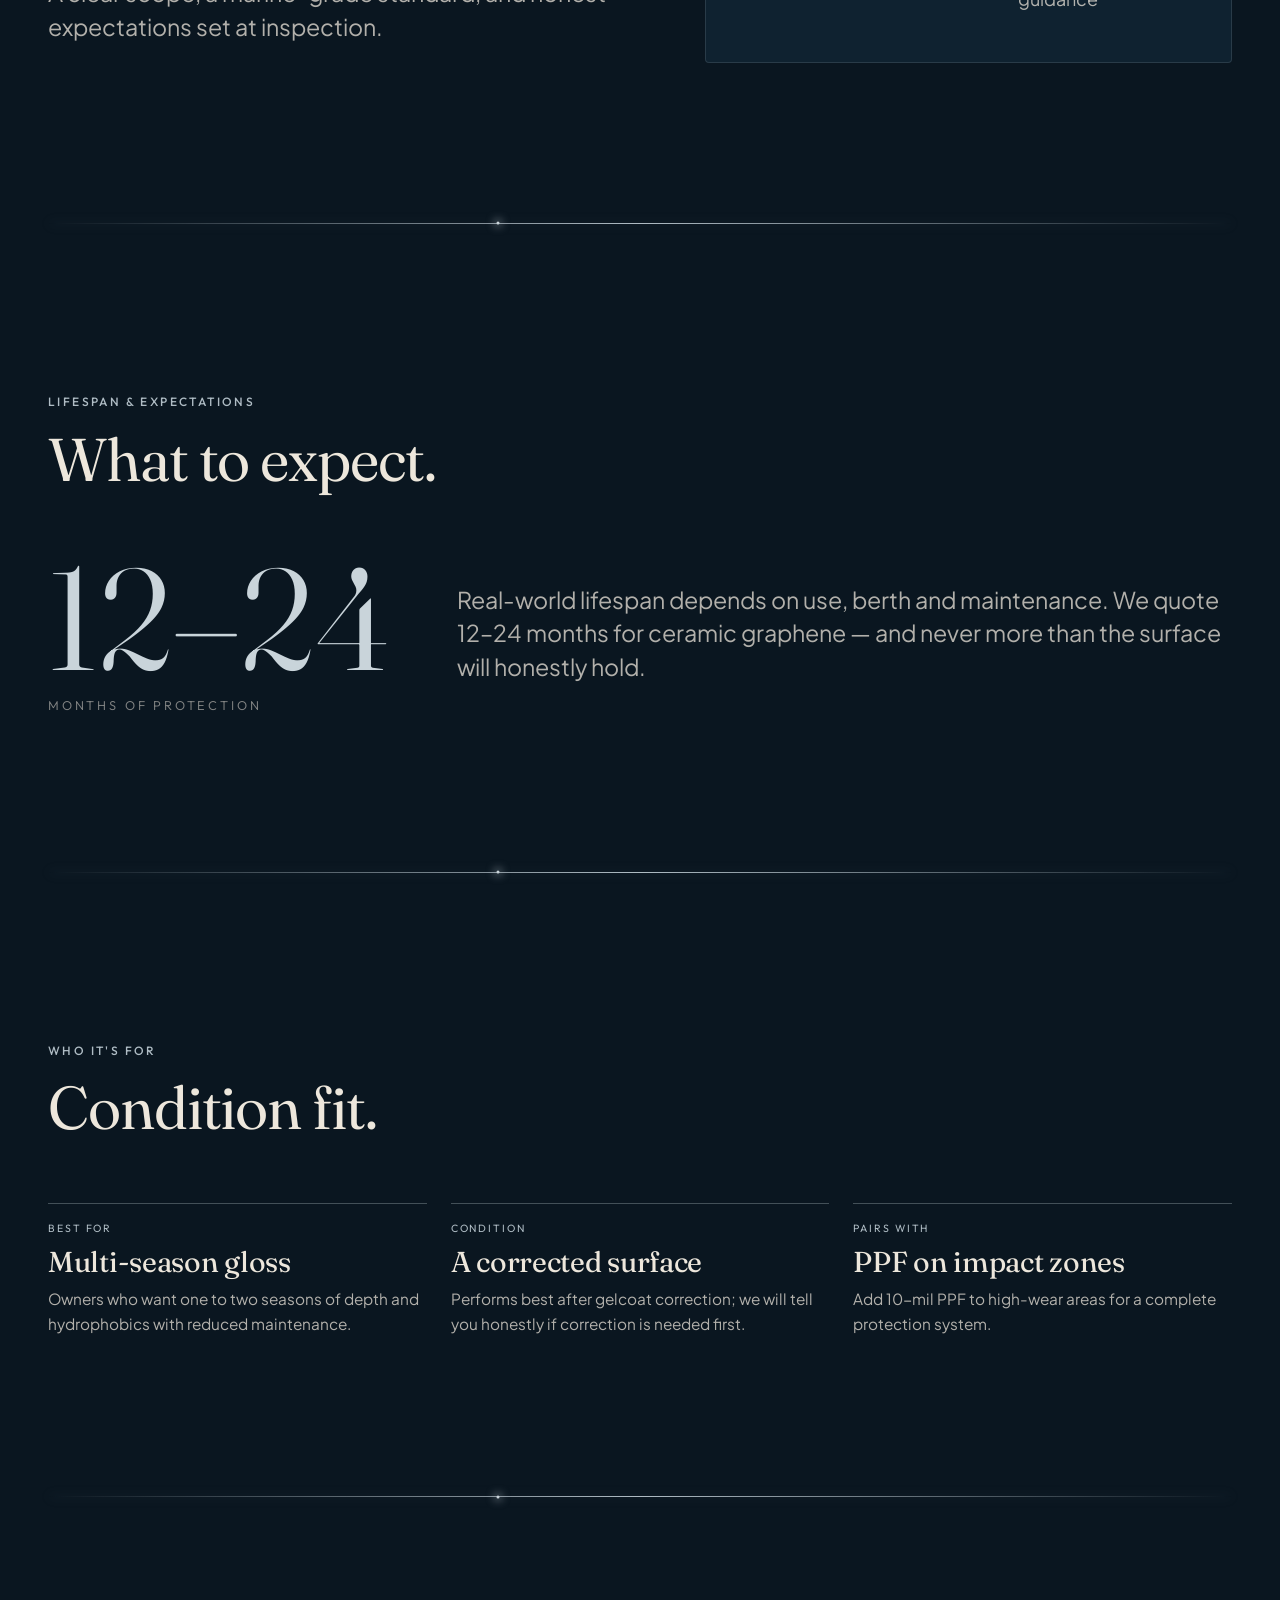
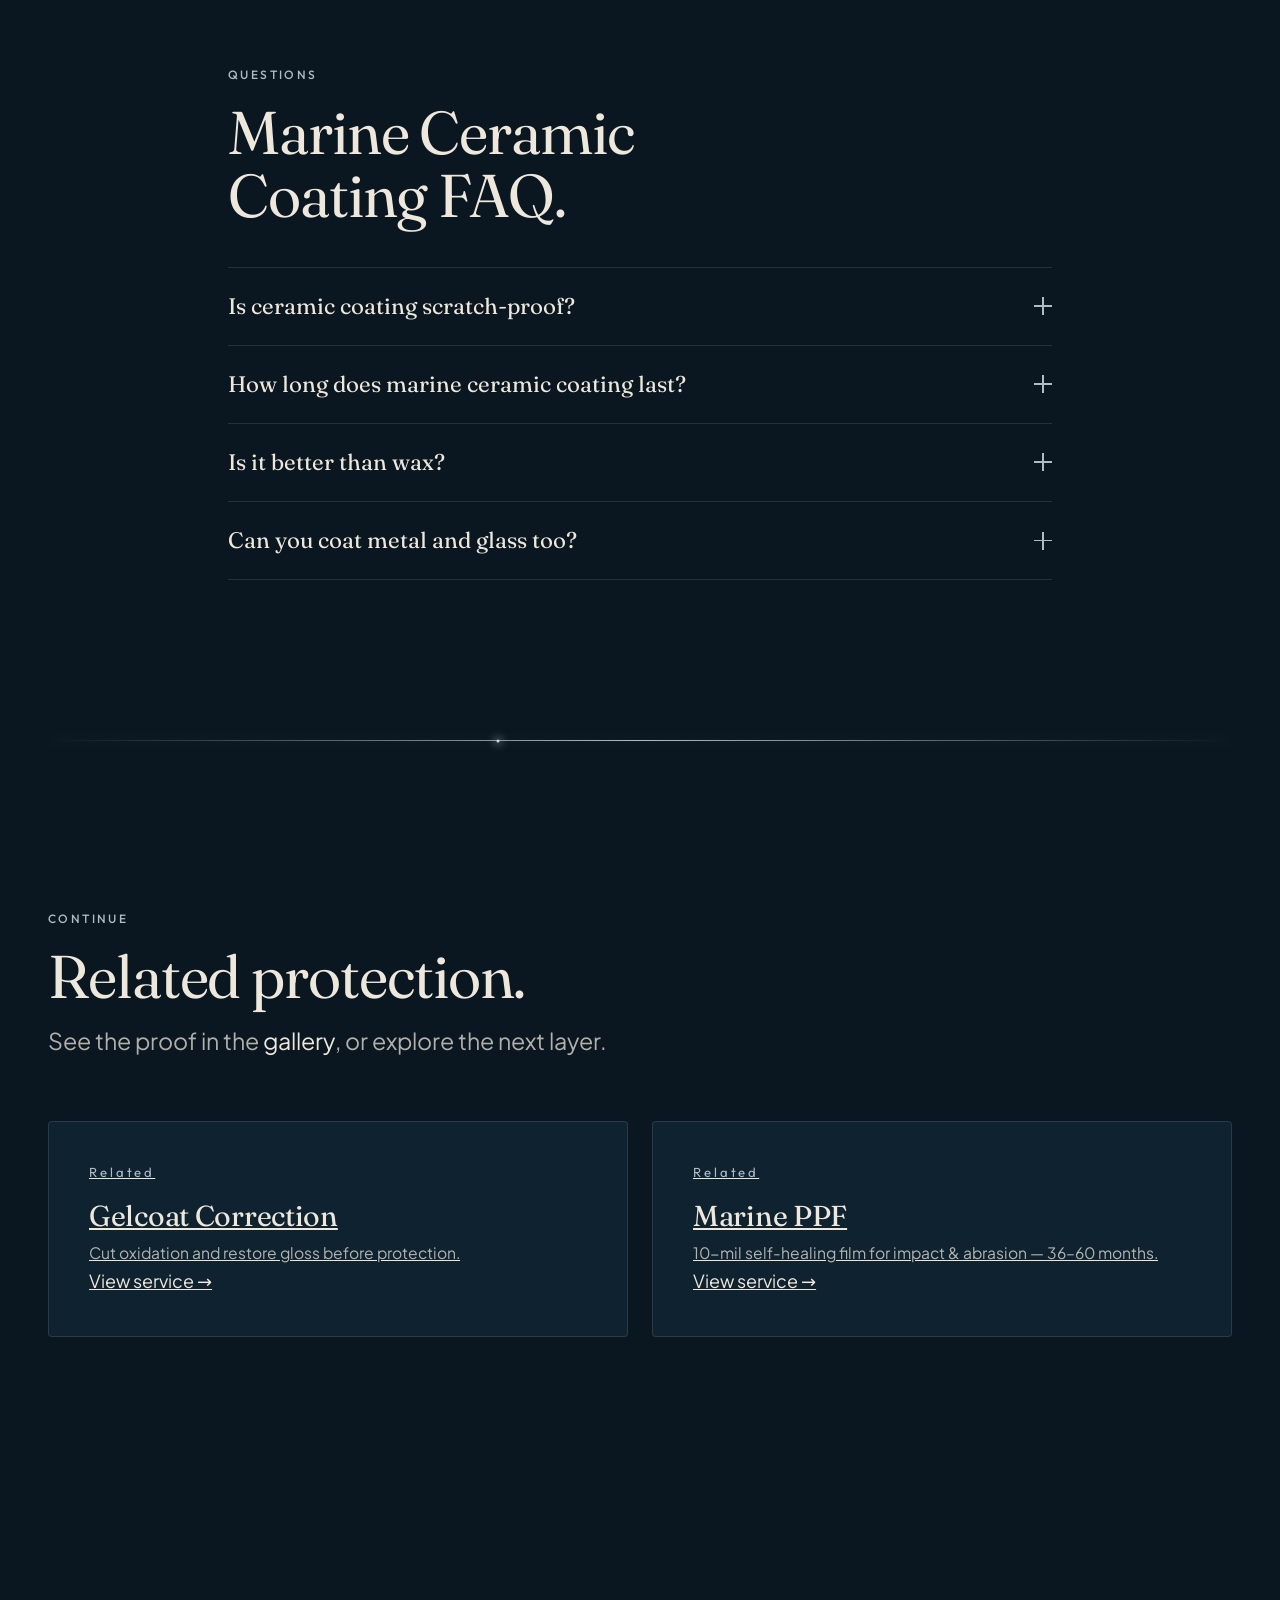
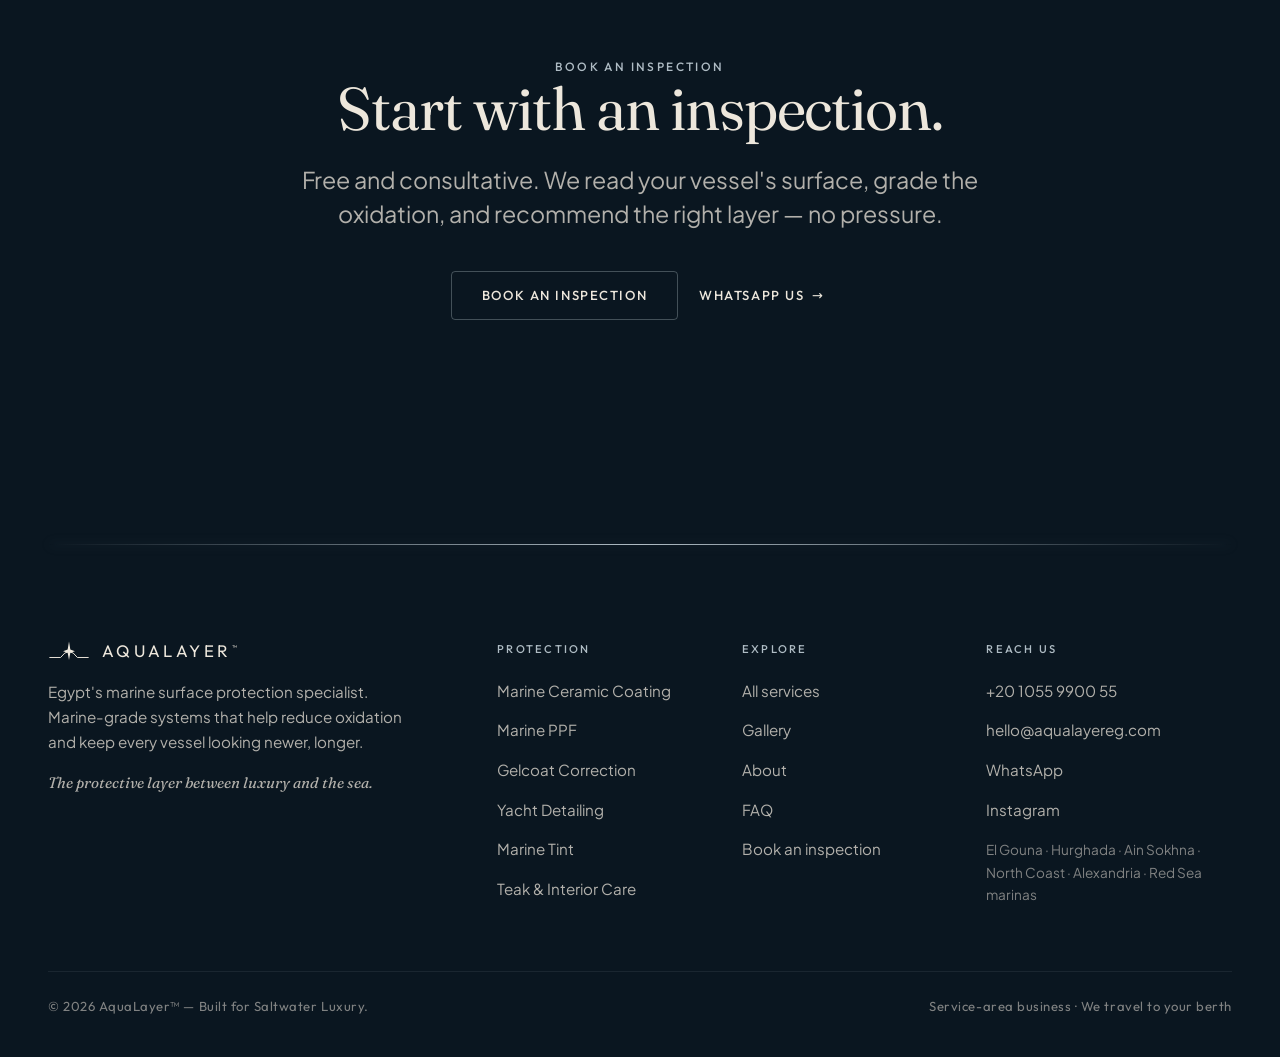
<file: services/marine-ceramic-coating/index.html>
<!DOCTYPE html>
<html lang="en">
<head>
<meta charset="utf-8">
<meta name="viewport" content="width=device-width, initial-scale=1">
<title>Marine Ceramic Coating in Egypt | AquaLayer™</title>
<meta name="description" content="Nano ceramic graphene coating for yachts and boats in Egypt. Helps reduce oxidation, repels salt and water, holds a deep gloss for 12–24 months. Book a free inspection.">
<script>document.documentElement.classList.add('js')</script>
<link rel="canonical" href="https://aqualayereg.com/services/marine-ceramic-coating/">
<meta name="theme-color" content="#0A1620">
<meta name="robots" content="index, follow, max-image-preview:large">
<meta property="og:type" content="website">
<meta property="og:site_name" content="AquaLayer™">
<meta property="og:title" content="Marine Ceramic Coating in Egypt | AquaLayer™">
<meta property="og:description" content="Nano ceramic graphene coating for yachts and boats in Egypt. Helps reduce oxidation, repels salt and water, holds a deep gloss for 12–24 months. Book a free inspection.">
<meta property="og:url" content="https://aqualayereg.com/services/marine-ceramic-coating/">
<meta property="og:image" content="https://aqualayereg.com/assets/img/og-default.jpg">
<meta property="og:image:width" content="1200">
<meta property="og:image:height" content="630">
<meta property="og:image:alt" content="AquaLayer — the protective layer between luxury and the sea.">
<meta name="twitter:card" content="summary_large_image">
<meta name="twitter:title" content="Marine Ceramic Coating in Egypt | AquaLayer™">
<meta name="twitter:description" content="Nano ceramic graphene coating for yachts and boats in Egypt. Helps reduce oxidation, repels salt and water, holds a deep gloss for 12–24 months. Book a free inspection.">
<meta name="twitter:image" content="https://aqualayereg.com/assets/img/og-default.jpg">
<link rel="icon" href="../../favicon.svg" type="image/svg+xml">
<link rel="icon" href="../../favicon-32.png" sizes="32x32" type="image/png">
<link rel="alternate icon" href="../../favicon.ico">
<link rel="apple-touch-icon" href="../../apple-touch-icon.png">
<link rel="preload" href="../../assets/fonts/fraunces-normal.woff2" as="font" type="font/woff2" crossorigin>
<link rel="preload" href="../../assets/fonts/plus-jakarta-sans-normal.woff2" as="font" type="font/woff2" crossorigin>
<link rel="stylesheet" href="../../assets/css/fonts.css">
<link rel="stylesheet" href="../../assets/css/site.css">
<link rel="stylesheet" href="../../assets/css/service.css">
<link rel="stylesheet" href="../../assets/css/mobile.css">
<link rel="preload" as="image" href="../../assets/img/ceramic-hull-beading-640.webp" imagesrcset="../../assets/img/ceramic-hull-beading-1000.webp 1000w, ../../assets/img/ceramic-hull-beading-640.webp 640w, ../../assets/img/ceramic-hull-beading-420.webp 420w" imagesizes="(min-width:920px) 42vw, 92vw" type="image/webp">
<script type="application/ld+json">
{
  "@context": "https://schema.org",
  "@graph": [
    {
      "@type": "Organization",
      "@id": "https://aqualayereg.com/#organization",
      "name": "AquaLayer",
      "legalName": "AquaLayer™",
      "url": "https://aqualayereg.com/",
      "email": "hello@aqualayereg.com",
      "telephone": "+201055990055",
      "logo": "https://aqualayereg.com/apple-touch-icon.png",
      "image": "https://aqualayereg.com/assets/img/og-default.jpg",
      "description": "Egypt's premium marine surface protection specialist.",
      "slogan": "The protective layer between luxury and the sea.",
      "sameAs": [
        "https://www.instagram.com/aqualayereg/"
      ]
    },
    {
      "@type": "WebSite",
      "@id": "https://aqualayereg.com/#website",
      "url": "https://aqualayereg.com/",
      "name": "AquaLayer™",
      "publisher": {
        "@id": "https://aqualayereg.com/#organization"
      },
      "inLanguage": "en"
    },
    {
      "@type": "BreadcrumbList",
      "itemListElement": [
        {
          "@type": "ListItem",
          "position": 1,
          "name": "Home",
          "item": "https://aqualayereg.com/"
        },
        {
          "@type": "ListItem",
          "position": 2,
          "name": "Services",
          "item": "https://aqualayereg.com/services/"
        },
        {
          "@type": "ListItem",
          "position": 3,
          "name": "Marine Ceramic Coating",
          "item": "https://aqualayereg.com/services/marine-ceramic-coating/"
        }
      ]
    },
    {
      "@type": "Service",
      "@id": "https://aqualayereg.com/services/marine-ceramic-coating/#service",
      "name": "Marine Ceramic Coating",
      "serviceType": "Marine Ceramic Coating",
      "provider": {
        "@id": "https://aqualayereg.com/#organization"
      },
      "areaServed": [
        {
          "@type": "Place",
          "name": "El Gouna"
        },
        {
          "@type": "Place",
          "name": "Hurghada"
        },
        {
          "@type": "Place",
          "name": "Ain Sokhna"
        },
        {
          "@type": "Place",
          "name": "North Coast (Sahel), Egypt"
        },
        {
          "@type": "Place",
          "name": "Alexandria"
        },
        {
          "@type": "Place",
          "name": "Red Sea marinas"
        }
      ],
      "description": "Nano ceramic graphene coating for yachts and boats in Egypt. Helps reduce oxidation, repels salt and water, holds a deep gloss for 12–24 months. Book a free inspection.",
      "url": "https://aqualayereg.com/services/marine-ceramic-coating/",
      "image": "https://aqualayereg.com/assets/img/ceramic-hull-beading-1000.jpg",
      "offers": {
        "@type": "Offer",
        "name": "Free marine surface inspection",
        "price": "0",
        "priceCurrency": "EGP",
        "availability": "https://schema.org/InStock",
        "url": "https://aqualayereg.com/contact/"
      }
    },
    {
      "@type": "FAQPage",
      "@id": "https://aqualayereg.com/services/marine-ceramic-coating/#faq",
      "mainEntity": [
        {
          "@type": "Question",
          "name": "Is ceramic coating scratch-proof?",
          "acceptedAnswer": {
            "@type": "Answer",
            "text": "No — nothing is scratch-proof, and we never claim it. Ceramic graphene adds hardness and helps resist swirls, etching and chemical staining. For impact and abrasion zones we recommend 10-mil marine PPF."
          }
        },
        {
          "@type": "Question",
          "name": "How long does marine ceramic coating last?",
          "acceptedAnswer": {
            "@type": "Answer",
            "text": "We quote 12–24 months depending on how the vessel is used, where it is berthed and how it is maintained. We give you exact expectations at inspection, never a rounded-up promise."
          }
        },
        {
          "@type": "Question",
          "name": "Is it better than wax?",
          "acceptedAnswer": {
            "@type": "Answer",
            "text": "It lasts far longer and bonds to the surface. Wax is measured in weeks to a few months; ceramic graphene is measured in 12–24 months, with stronger hydrophobics and UV resistance."
          }
        },
        {
          "@type": "Question",
          "name": "Can you coat metal and glass too?",
          "acceptedAnswer": {
            "@type": "Answer",
            "text": "Yes. We offer complementary coatings for metals and glass as part of a full protection plan — ask during your inspection."
          }
        }
      ]
    },
    {
      "@type": "WebPage",
      "@id": "https://aqualayereg.com/services/marine-ceramic-coating/#webpage",
      "url": "https://aqualayereg.com/services/marine-ceramic-coating/",
      "name": "Marine Ceramic Coating in Egypt | AquaLayer™",
      "isPartOf": {
        "@id": "https://aqualayereg.com/#website"
      },
      "inLanguage": "en"
    }
  ]
}
</script>
<script src="../../assets/js/site.js" defer></script>
<script src="../../assets/js/faq.js" defer></script>
</head>
<body>
<a class="skip-link" href="#main">Skip to content</a>
<div class="bg-ground" aria-hidden="true"></div>
<div class="bg-grain" aria-hidden="true"></div>
<span id="nav-sentinel" aria-hidden="true"></span>

<header class="site-nav" id="top">
  <div class="site-nav__inner">
    <a class="brand" href="../../index.html" aria-label="AquaLayer — home">
      <svg class="brand__mark" viewBox="0 0 60 32" fill="none" aria-hidden="true" focusable="false">
        <path d="M2.5 25 L18 25 Q30 8 42 25 L57.5 25" stroke="currentColor" stroke-width="1.4" stroke-linecap="round"></path>
        <path d="M30 2 L31.9 13.7 L38.5 16 L31.9 18.3 L30 28.5 L28.1 18.3 L21.5 16 L28.1 13.7 Z" fill="currentColor"></path>
      </svg>
      <span class="brand__word">AquaLayer<sup>™</sup></span>
    </a>
    <div class="nav-right">
      <nav class="nav-links" aria-label="Primary">
        <a href="../../services/index.html" aria-current="page">Services</a>
        <a href="../../gallery/index.html">Gallery</a>
        <a href="../../about/index.html">About</a>
        <a href="../../faq/index.html">FAQ</a>
      </nav>
      <a class="btn nav-cta" href="../../contact/index.html">Book an inspection</a>
      <button class="nav-toggle" aria-label="Open menu" aria-expanded="false" aria-controls="nav-overlay">
        <span></span><span></span><span></span>
      </button>
    </div>
  </div>
</header>

<div class="nav-overlay" id="nav-overlay" aria-hidden="true">
  <nav class="nav-overlay__links" aria-label="Mobile">
    <a href="../../services/index.html"><span class="idx">01</span>Services</a>
    <a href="../../gallery/index.html"><span class="idx">02</span>Gallery</a>
    <a href="../../about/index.html"><span class="idx">03</span>About</a>
    <a href="../../faq/index.html"><span class="idx">04</span>FAQ</a>
    <a href="../../contact/index.html"><span class="idx">05</span>Contact</a>
  </nav>
  <a class="btn" href="../../contact/index.html">Book an inspection</a>
  <div class="nav-overlay__meta">
    <a href="tel:+201055990055">+20 1055 9900 55</a>
    <a href="mailto:hello@aqualayereg.com">hello@aqualayereg.com</a>
    <a href="https://wa.me/201055990055?text=Hello%20AquaLayer%2C%20I%20would%20like%20to%20book%20an%20inspection." target="_blank" rel="noopener">WhatsApp</a>
  </div>
</div>
<main id="main">

  <section class="page-hero col-guides" aria-labelledby="svc-h1">
    <div class="container">
      <nav class="breadcrumb" aria-label="Breadcrumb">
        <a href="../../index.html">Home</a><span class="sep" aria-hidden="true">/</span>
        <a href="../../services/index.html">Services</a><span class="sep" aria-hidden="true">/</span>
        <span aria-current="page">Marine Ceramic Coating</span>
      </nav>
      <div class="svc-hero__layout">
        <div class="page-hero__inner">
          <p class="eyebrow">Marine Ceramic Coating</p>
          <h1 id="svc-h1">Marine ceramic <span class="kw">graphene</span> coating.</h1>
          <p class="lead">A nano ceramic graphene layer bonded to your gelcoat or paint — engineered to help reduce oxidation, repel salt and water, and hold a deep gloss for 12–24 months.</p>
          <div class="chip-row"><div class="chip"><b class="tnum">12–24</b><span>Months protection</span></div><div class="chip"><b class="tnum">9H-class</b><span>Surface hardness</span></div><div class="chip"><b class="tnum">Graphene</b><span>Enhanced formula</span></div></div>
          <div class="btn-row page-hero__cta">
            <a class="btn btn--primary" href="../../contact/index.html">Book an inspection</a>
            <a class="btn btn--ghost" href="../../gallery/index.html">See results <span aria-hidden="true">→</span></a>
          </div>
        </div>
        <div class="svc-hero__media" data-reveal style="--d:120ms"><figure class="surface has-img gloss" data-ratio="4x3" data-reveal>
      <picture>
        <source type="image/avif" srcset="../../assets/img/ceramic-hull-beading-1000.avif 1000w, ../../assets/img/ceramic-hull-beading-640.avif 640w, ../../assets/img/ceramic-hull-beading-420.avif 420w" sizes="(min-width:920px) 42vw, 92vw">
        <source type="image/webp" srcset="../../assets/img/ceramic-hull-beading-1000.webp 1000w, ../../assets/img/ceramic-hull-beading-640.webp 640w, ../../assets/img/ceramic-hull-beading-420.webp 420w" sizes="(min-width:920px) 42vw, 92vw">
        <img class="ph-img" src="../../assets/img/ceramic-hull-beading-640.jpg" srcset="../../assets/img/ceramic-hull-beading-1000.jpg 1000w, ../../assets/img/ceramic-hull-beading-640.jpg 640w, ../../assets/img/ceramic-hull-beading-420.jpg 420w" sizes="(min-width:920px) 42vw, 92vw" width="1024" height="1024" alt="Water beading across a freshly ceramic-coated yacht hull under blue sky" fetchpriority="high" decoding="async">
      </picture>
      <span class="surface__scrim" aria-hidden="true"></span>
      <span class="surface__tag">Marine Ceramic Coating</span>
    </figure></div>
      </div>
    </div>
  </section>
  
  <div class="section-divider" aria-hidden="true"><div class="container"><div class="waterline"></div></div></div>

  <section class="section svc-define" aria-labelledby="what-h2">
    <div class="container">
      <div class="split">
        <div data-reveal>
          <p class="eyebrow">What it is</p>
          <h2 id="what-h2" style="margin:16px 0 24px">Engineered protection, not a quick shine.</h2>
          <div class="body"><p>Marine ceramic coating is a liquid nano-ceramic that cures into a hard, semi-permanent layer chemically bonded to your surface. Our graphene-enhanced formula adds hardness and heat dissipation, formulated for saltwater and Egypt’s year-round UV load.</p><p>It is not wax, and it is not a coating you reapply each month. It is a protective surface that helps reduce oxidation, sheds water and contaminants, and makes routine maintenance noticeably easier.</p></div>
        </div>
        <div class="split__media" data-reveal style="--d:120ms"><figure class="surface has-img gloss" data-ratio="4x3" data-reveal>
      <picture>
        <source type="image/avif" srcset="../../assets/img/ceramic-droplets-macro-1000.avif 1000w, ../../assets/img/ceramic-droplets-macro-640.avif 640w, ../../assets/img/ceramic-droplets-macro-420.avif 420w" sizes="(min-width:880px) 45vw, 92vw">
        <source type="image/webp" srcset="../../assets/img/ceramic-droplets-macro-1000.webp 1000w, ../../assets/img/ceramic-droplets-macro-640.webp 640w, ../../assets/img/ceramic-droplets-macro-420.webp 420w" sizes="(min-width:880px) 45vw, 92vw">
        <img class="ph-img" src="../../assets/img/ceramic-droplets-macro-640.jpg" srcset="../../assets/img/ceramic-droplets-macro-1000.jpg 1000w, ../../assets/img/ceramic-droplets-macro-640.jpg 640w, ../../assets/img/ceramic-droplets-macro-420.jpg 420w" sizes="(min-width:880px) 45vw, 92vw" width="1024" height="1024" alt="Macro of spherical water droplets beading on a dark navy ceramic-coated surface" loading="lazy" decoding="async">
      </picture>
      <span class="surface__scrim" aria-hidden="true"></span>
      <span class="surface__tag">Surface detail</span>
    </figure></div>
      </div>
    </div>
  </section>
  
  <div class="section-divider" aria-hidden="true"><div class="container"><div class="waterline"></div></div></div>

  <section class="section" aria-labelledby="how-h2">
    <div class="container container--narrow">
      <div class="sec-head" data-reveal style="margin-bottom:var(--s6)">
        <p class="eyebrow">How it works</p>
        <h2 id="how-h2">The process.</h2>
      </div>
      <div class="steps" data-reveal><div class="steps__track" aria-hidden="true"></div><div class="step"><div class="step__n tnum" aria-hidden="true">01</div><div><h3 class="step__t">Inspect & read the surface</h3><p class="step__b">We assess gelcoat condition and grade the oxidation level before quoting anything.</p></div></div><div class="step"><div class="step__n tnum" aria-hidden="true">02</div><div><h3 class="step__t">Correct</h3><p class="step__b">Gelcoat correction removes oxidation and restores gloss — protection only performs on a corrected surface.</p></div></div><div class="step"><div class="step__n tnum" aria-hidden="true">03</div><div><h3 class="step__t">Decontaminate & prep</h3><p class="step__b">Full decontamination and panel wipe so the coating bonds cleanly.</p></div></div><div class="step"><div class="step__n tnum" aria-hidden="true">04</div><div><h3 class="step__t">Apply & cure</h3><p class="step__b">Controlled layers applied and cured in measured conditions for an even, durable finish.</p></div></div><div class="step"><div class="step__n tnum" aria-hidden="true">05</div><div><h3 class="step__t">Final inspection & care</h3><p class="step__b">We inspect under light and hand over a simple maintenance guide.</p></div></div></div>
    </div>
  </section>
  
  <div class="section-divider" aria-hidden="true"><div class="container"><div class="waterline"></div></div></div>

  <section class="section" aria-labelledby="inc-h2">
    <div class="container">
      <div class="split split--wide-left">
        <div data-reveal>
          <p class="eyebrow">What's included</p>
          <h2 id="inc-h2" style="margin:16px 0 24px">In every marine ceramic coating engagement.</h2>
          <p class="lead">A clear scope, a marine-grade standard, and honest expectations set at inspection.</p>
        </div>
        <div class="included" data-reveal style="--d:120ms"><ul class="checklist checklist--2"><li>Surface inspection & oxidation reading</li><li>Gelcoat correction as required</li><li>Full salt & contaminant decontamination</li><li>Nano ceramic graphene application</li><li>Hydrophobic, UV-resistant top layer</li><li>Care kit & maintenance guidance</li></ul></div>
      </div>
    </div>
  </section>
  
  <div class="section-divider" aria-hidden="true"><div class="container"><div class="waterline"></div></div></div>

  <section class="section" aria-labelledby="life-h2">
    <div class="container">
      <div class="sec-head" data-reveal style="margin-bottom:var(--s6)">
        <p class="eyebrow">Lifespan &amp; expectations</p>
        <h2 id="life-h2">What to expect.</h2>
      </div>
      <div class="lifespan" data-reveal>
      <div class="lifespan__big tnum">12–24<small>Months of protection</small></div>
      <p class="lead">Real-world lifespan depends on use, berth and maintenance. We quote 12–24 months for ceramic graphene — and never more than the surface will honestly hold.</p>
    </div>
    </div>
  </section>
  
  
  <div class="section-divider" aria-hidden="true"><div class="container"><div class="waterline"></div></div></div>

  <section class="section" aria-labelledby="fit-h2">
    <div class="container">
      <div class="sec-head" data-reveal style="margin-bottom:var(--s6)">
        <p class="eyebrow">Who it's for</p>
        <h2 id="fit-h2">Condition fit.</h2>
      </div>
      <div class="fit-grid"><div class="fit" data-reveal><span class="fit__level">Best for</span><h3>Multi-season gloss</h3><p>Owners who want one to two seasons of depth and hydrophobics with reduced maintenance.</p></div><div class="fit" data-reveal><span class="fit__level">Condition</span><h3>A corrected surface</h3><p>Performs best after gelcoat correction; we will tell you honestly if correction is needed first.</p></div><div class="fit span-2" data-reveal><span class="fit__level">Pairs with</span><h3>PPF on impact zones</h3><p>Add 10-mil PPF to high-wear areas for a complete protection system.</p></div></div>
    </div>
  </section>
  
  <div class="section-divider" aria-hidden="true"><div class="container"><div class="waterline"></div></div></div>

  <section class="section" aria-labelledby="faq-h2">
    <div class="container container--narrow">
      <div class="sec-head" data-reveal style="margin-bottom:var(--s5)">
        <p class="eyebrow">Questions</p>
        <h2 id="faq-h2">Marine Ceramic Coating FAQ.</h2>
      </div>
      <div data-reveal><div class="accordion" data-accordion><div class="acc__item" data-acc-item>
      <h3 style="margin:0"><button class="acc__q" id="marine-ceramic-coating-q0" data-acc-trigger aria-expanded="false" aria-controls="marine-ceramic-coating-a0">Is ceramic coating scratch-proof?<span class="acc__icon" aria-hidden="true"></span></button></h3>
      <div class="acc__panel" id="marine-ceramic-coating-a0" role="region" aria-labelledby="marine-ceramic-coating-q0"><div><p>No — nothing is scratch-proof, and we never claim it. Ceramic graphene adds hardness and helps resist swirls, etching and chemical staining. For impact and abrasion zones we recommend 10-mil marine PPF.</p></div></div>
    </div><div class="acc__item" data-acc-item>
      <h3 style="margin:0"><button class="acc__q" id="marine-ceramic-coating-q1" data-acc-trigger aria-expanded="false" aria-controls="marine-ceramic-coating-a1">How long does marine ceramic coating last?<span class="acc__icon" aria-hidden="true"></span></button></h3>
      <div class="acc__panel" id="marine-ceramic-coating-a1" role="region" aria-labelledby="marine-ceramic-coating-q1"><div><p>We quote 12–24 months depending on how the vessel is used, where it is berthed and how it is maintained. We give you exact expectations at inspection, never a rounded-up promise.</p></div></div>
    </div><div class="acc__item" data-acc-item>
      <h3 style="margin:0"><button class="acc__q" id="marine-ceramic-coating-q2" data-acc-trigger aria-expanded="false" aria-controls="marine-ceramic-coating-a2">Is it better than wax?<span class="acc__icon" aria-hidden="true"></span></button></h3>
      <div class="acc__panel" id="marine-ceramic-coating-a2" role="region" aria-labelledby="marine-ceramic-coating-q2"><div><p>It lasts far longer and bonds to the surface. Wax is measured in weeks to a few months; ceramic graphene is measured in 12–24 months, with stronger hydrophobics and UV resistance.</p></div></div>
    </div><div class="acc__item" data-acc-item>
      <h3 style="margin:0"><button class="acc__q" id="marine-ceramic-coating-q3" data-acc-trigger aria-expanded="false" aria-controls="marine-ceramic-coating-a3">Can you coat metal and glass too?<span class="acc__icon" aria-hidden="true"></span></button></h3>
      <div class="acc__panel" id="marine-ceramic-coating-a3" role="region" aria-labelledby="marine-ceramic-coating-q3"><div><p>Yes. We offer complementary coatings for metals and glass as part of a full protection plan — ask during your inspection.</p></div></div>
    </div></div></div>
    </div>
  </section>
  
  <div class="section-divider" aria-hidden="true"><div class="container"><div class="waterline"></div></div></div>

  <section class="section" aria-labelledby="rel-h2">
    <div class="container">
      <div class="sec-head" data-reveal style="margin-bottom:var(--s6)">
        <p class="eyebrow">Continue</p>
        <h2 id="rel-h2">Related protection.</h2>
        <p class="lead">See the proof in the <a class="ilink" href="../../gallery/index.html">gallery</a>, or explore the next layer.</p>
      </div>
      <div class="related-grid"><a class="card sheen" href="../../services/gelcoat-correction/index.html"><span class="card__num">Related</span><h3 class="card__title">Gelcoat Correction</h3><p class="card__body">Cut oxidation and restore gloss before protection.</p><span class="card__link">View service <span class="arr" aria-hidden="true">→</span></span></a><a class="card sheen" href="../../services/marine-ppf/index.html"><span class="card__num">Related</span><h3 class="card__title">Marine PPF</h3><p class="card__body">10-mil self-healing film for impact & abrasion — 36–60 months.</p><span class="card__link">View service <span class="arr" aria-hidden="true">→</span></span></a></div>
    </div>
  </section>
  <section class="section cta-band" aria-labelledby="cta-h2">
    <div class="container">
      <p class="eyebrow" data-reveal>Book an inspection</p>
      <h2 id="cta-h2" data-reveal style="--d:60ms">Start with an inspection.</h2>
      <p class="lead" data-reveal style="--d:120ms">Free and consultative. We read your vessel's surface, grade the oxidation, and recommend the right layer — no pressure.</p>
      <div class="btn-row" style="justify-content:center;--d:180ms" data-reveal>
        <a class="btn btn--primary" href="../../contact/index.html">Book an inspection</a>
        <a class="btn btn--ghost" href="https://wa.me/201055990055?text=Hello%20AquaLayer%2C%20I%20would%20like%20to%20book%20an%20inspection." target="_blank" rel="noopener">WhatsApp us <span aria-hidden="true">→</span></a>
      </div>
    </div>
  </section>
</main>
<footer class="site-footer" role="contentinfo">
  <div class="container">
    <div class="footer-grid">
      <div class="footer-brand">
        <a class="brand" href="../../index.html" aria-label="AquaLayer — home">
          <svg class="brand__mark" viewBox="0 0 60 32" fill="none" aria-hidden="true" focusable="false">
        <path d="M2.5 25 L18 25 Q30 8 42 25 L57.5 25" stroke="currentColor" stroke-width="1.4" stroke-linecap="round"></path>
        <path d="M30 2 L31.9 13.7 L38.5 16 L31.9 18.3 L30 28.5 L28.1 18.3 L21.5 16 L28.1 13.7 Z" fill="currentColor"></path>
      </svg>
          <span class="brand__word">AquaLayer<sup>™</sup></span>
        </a>
        <p>Egypt's marine surface protection specialist. Marine-grade systems that help reduce oxidation and keep every vessel looking newer, longer.</p>
        <p class="footer-tagline">The protective layer between luxury and the sea.</p>
      </div>
      <div class="footer-col">
        <h4>Protection</h4>
        <ul>
          <li><a href="../../services/marine-ceramic-coating/index.html">Marine Ceramic Coating</a></li>
          <li><a href="../../services/marine-ppf/index.html">Marine PPF</a></li>
          <li><a href="../../services/gelcoat-correction/index.html">Gelcoat Correction</a></li>
          <li><a href="../../services/yacht-detailing/index.html">Yacht Detailing</a></li>
          <li><a href="../../services/marine-tint/index.html">Marine Tint</a></li>
          <li><a href="../../services/teak-and-interior-care/index.html">Teak &amp; Interior Care</a></li>
        </ul>
      </div>
      <div class="footer-col">
        <h4>Explore</h4>
        <ul>
          <li><a href="../../services/index.html">All services</a></li>
          <li><a href="../../gallery/index.html">Gallery</a></li>
          <li><a href="../../about/index.html">About</a></li>
          <li><a href="../../faq/index.html">FAQ</a></li>
          <li><a href="../../contact/index.html">Book an inspection</a></li>
        </ul>
      </div>
      <div class="footer-col">
        <h4>Reach us</h4>
        <ul>
          <li><a href="tel:+201055990055">+20 1055 9900 55</a></li>
          <li><a href="mailto:hello@aqualayereg.com">hello@aqualayereg.com</a></li>
          <li><a href="https://wa.me/201055990055?text=Hello%20AquaLayer%2C%20I%20would%20like%20to%20book%20an%20inspection." target="_blank" rel="noopener">WhatsApp</a></li>
          <li><a href="https://www.instagram.com/aqualayereg/" target="_blank" rel="noopener">Instagram</a></li>
        </ul>
        <p class="muted" style="margin-top:16px;font-size:.85rem">El Gouna · Hurghada · Ain Sokhna · North Coast · Alexandria · Red Sea marinas</p>
      </div>
    </div>
    <div class="footer-bottom">
      <p>© <span data-year>2026</span> AquaLayer™ — Built for Saltwater Luxury.</p>
      <div class="footer-legal">
        <p>Service-area business · We travel to your berth</p>
      </div>
    </div>
  </div>
</footer>
</body>
</html>
</file>
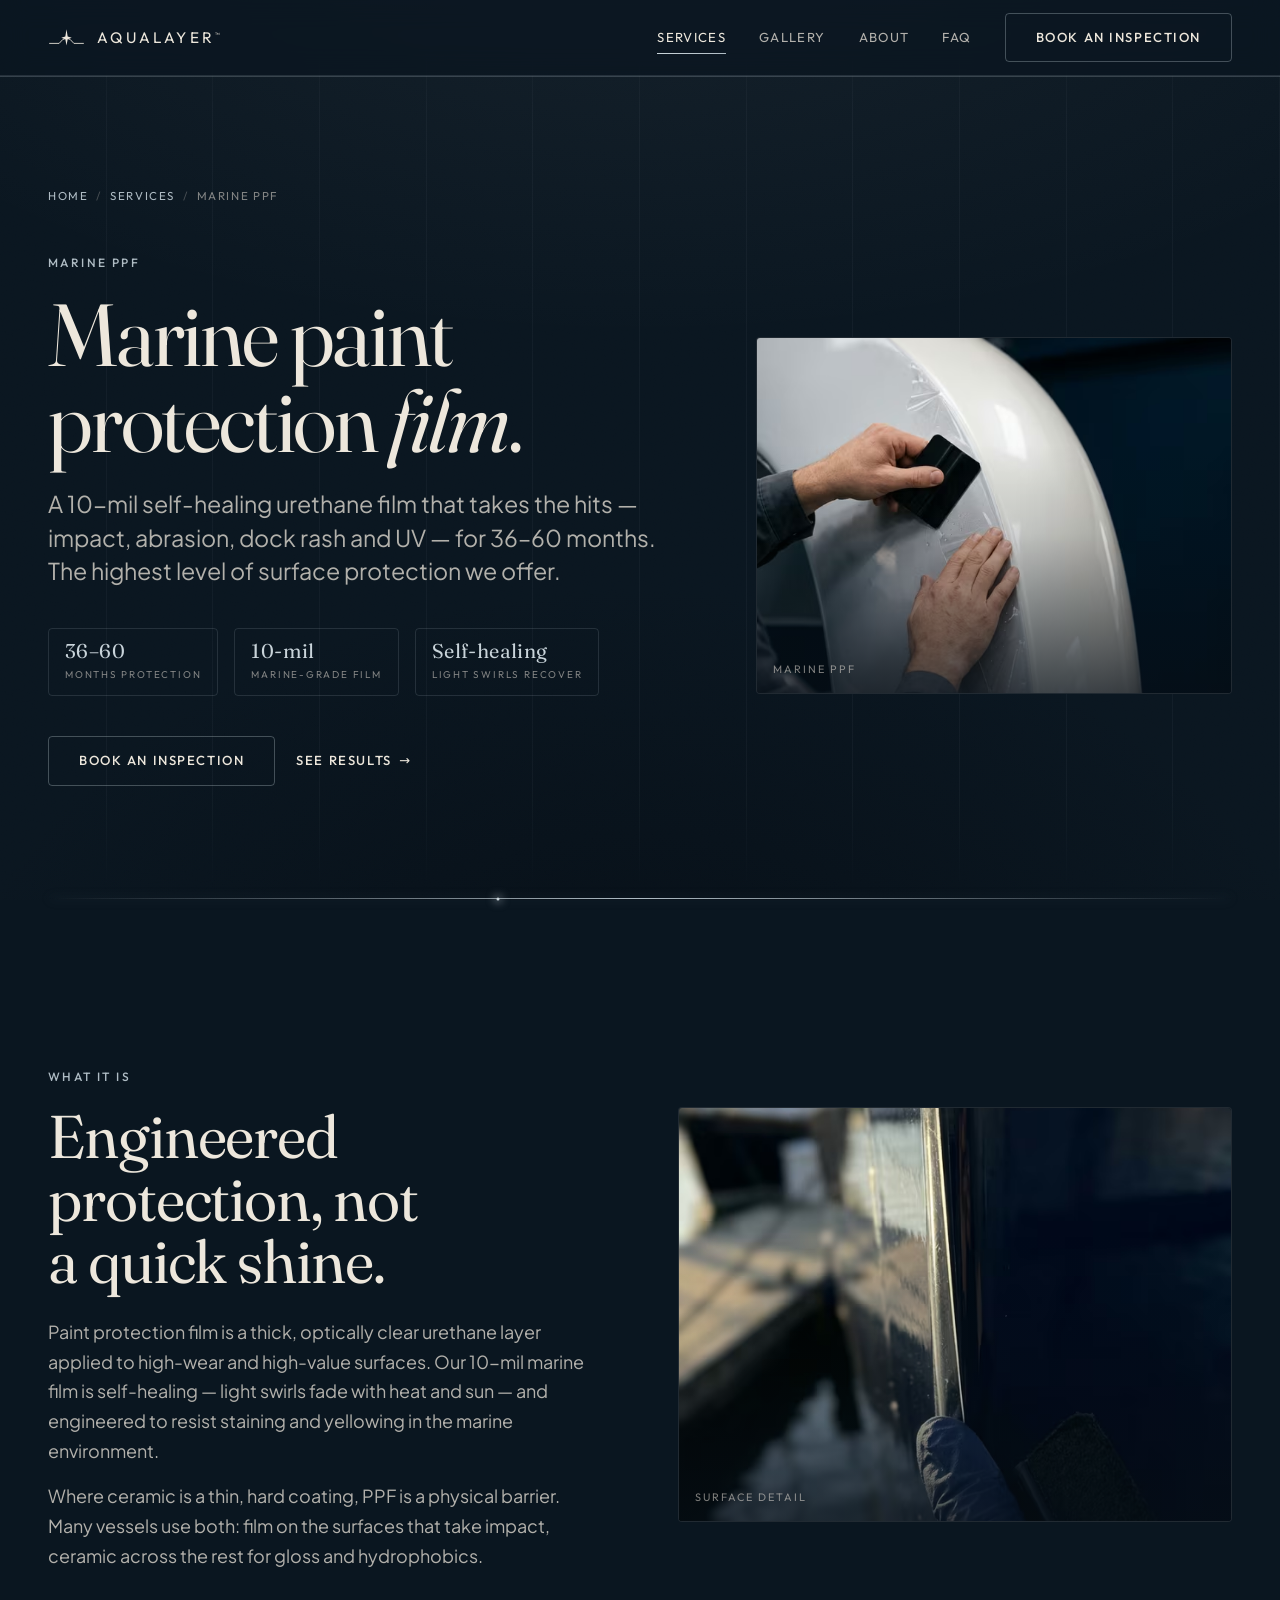
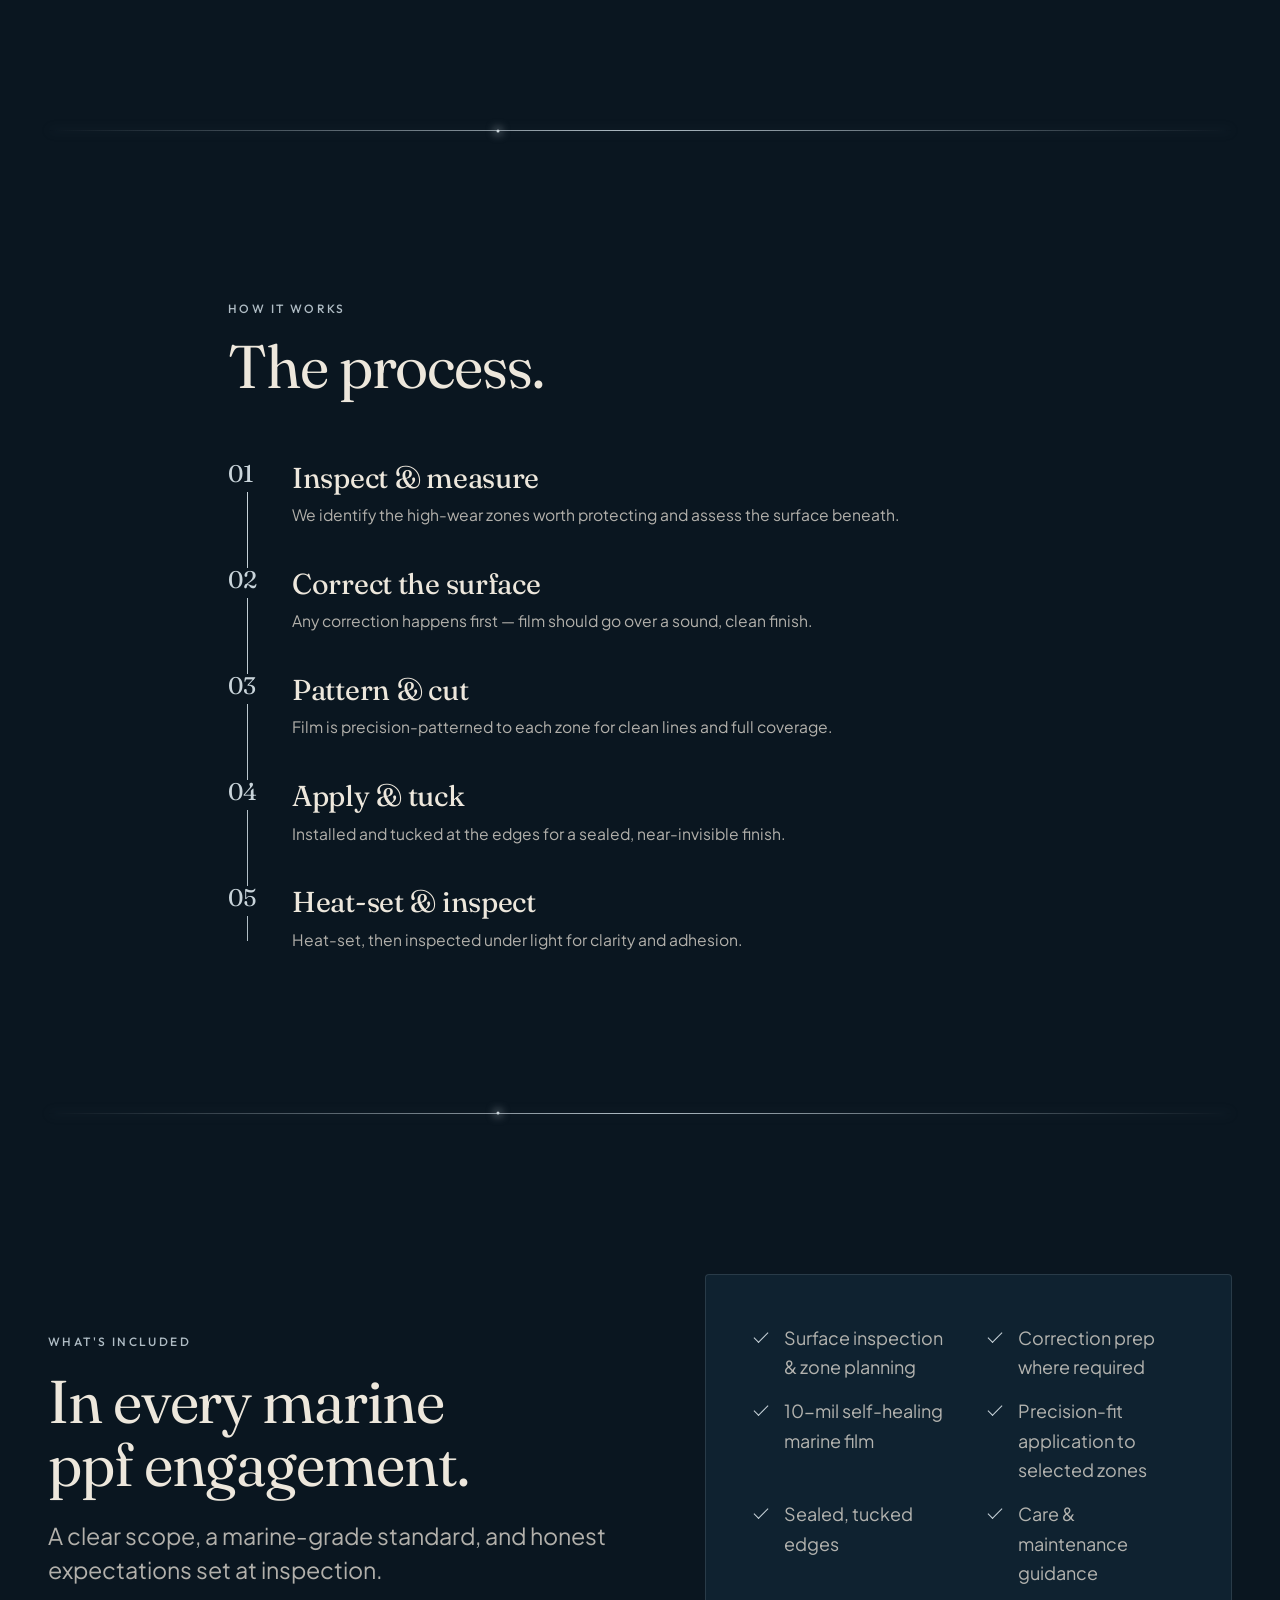
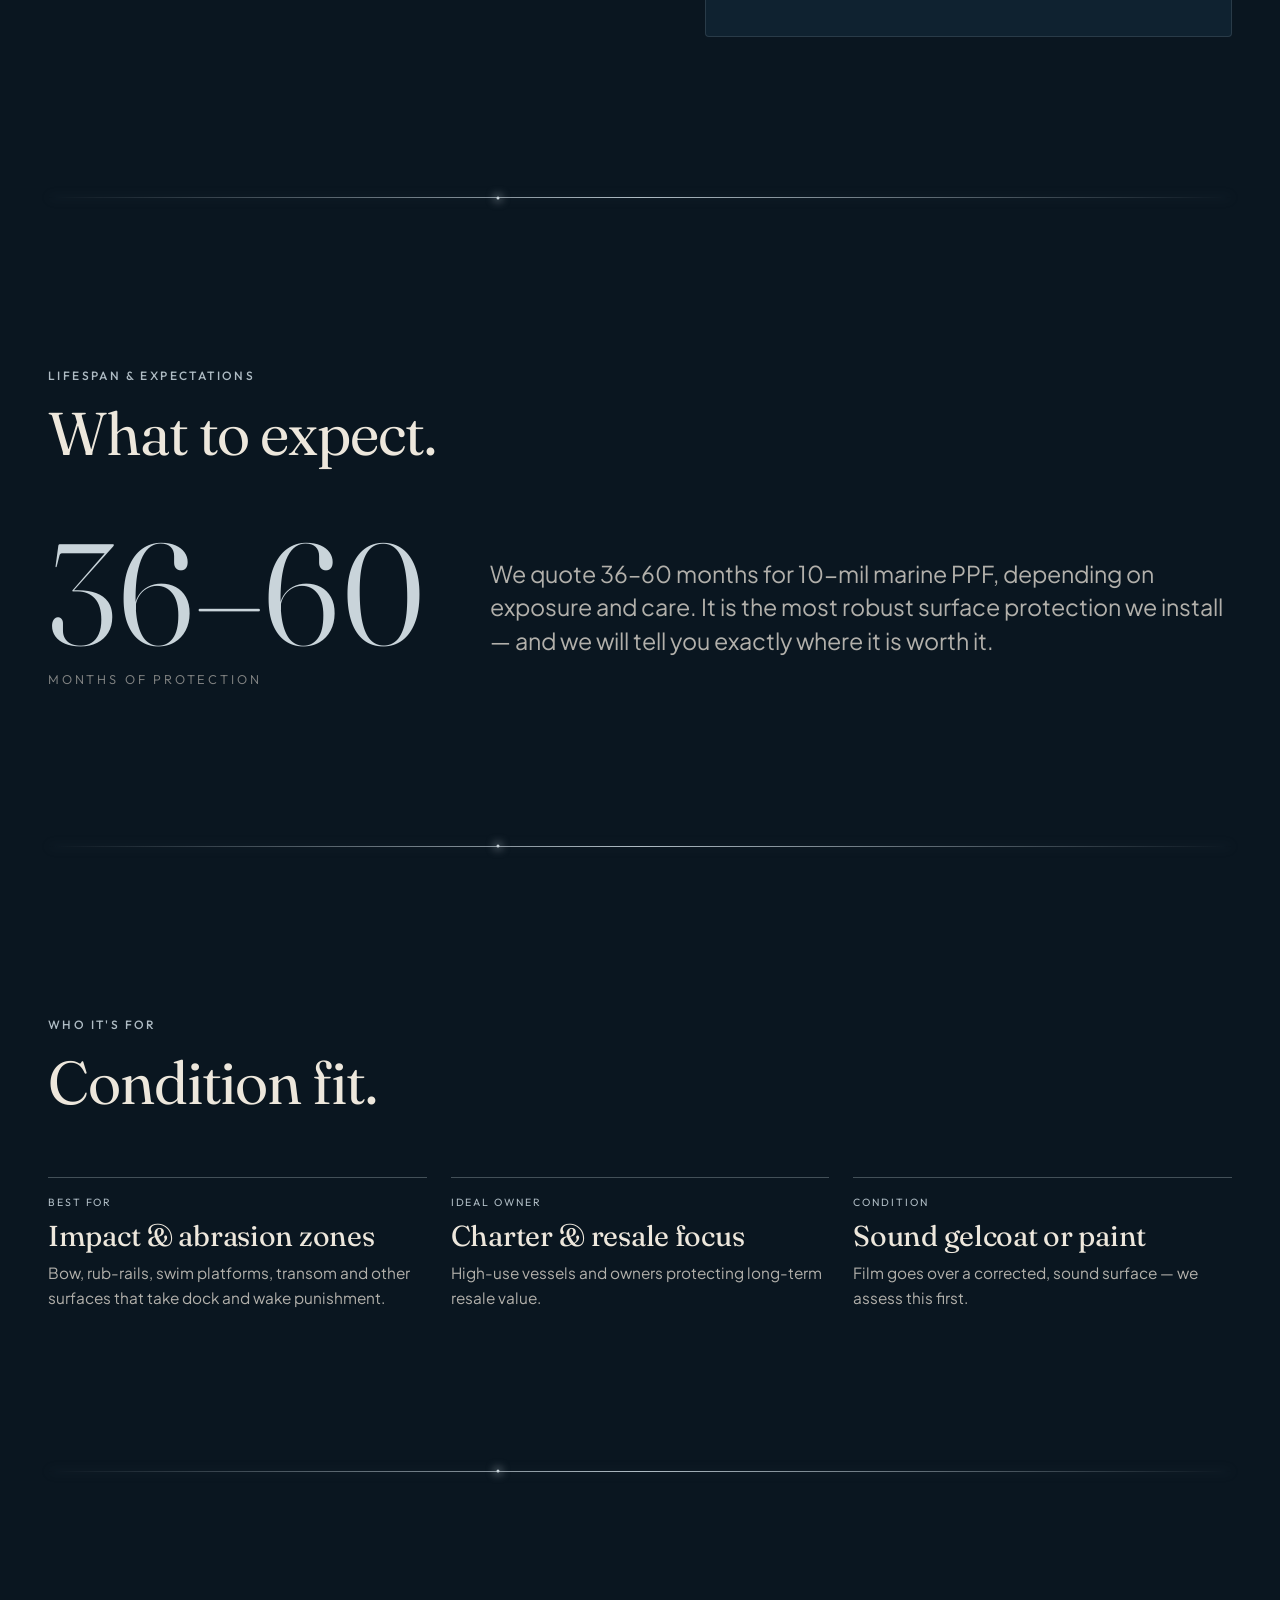
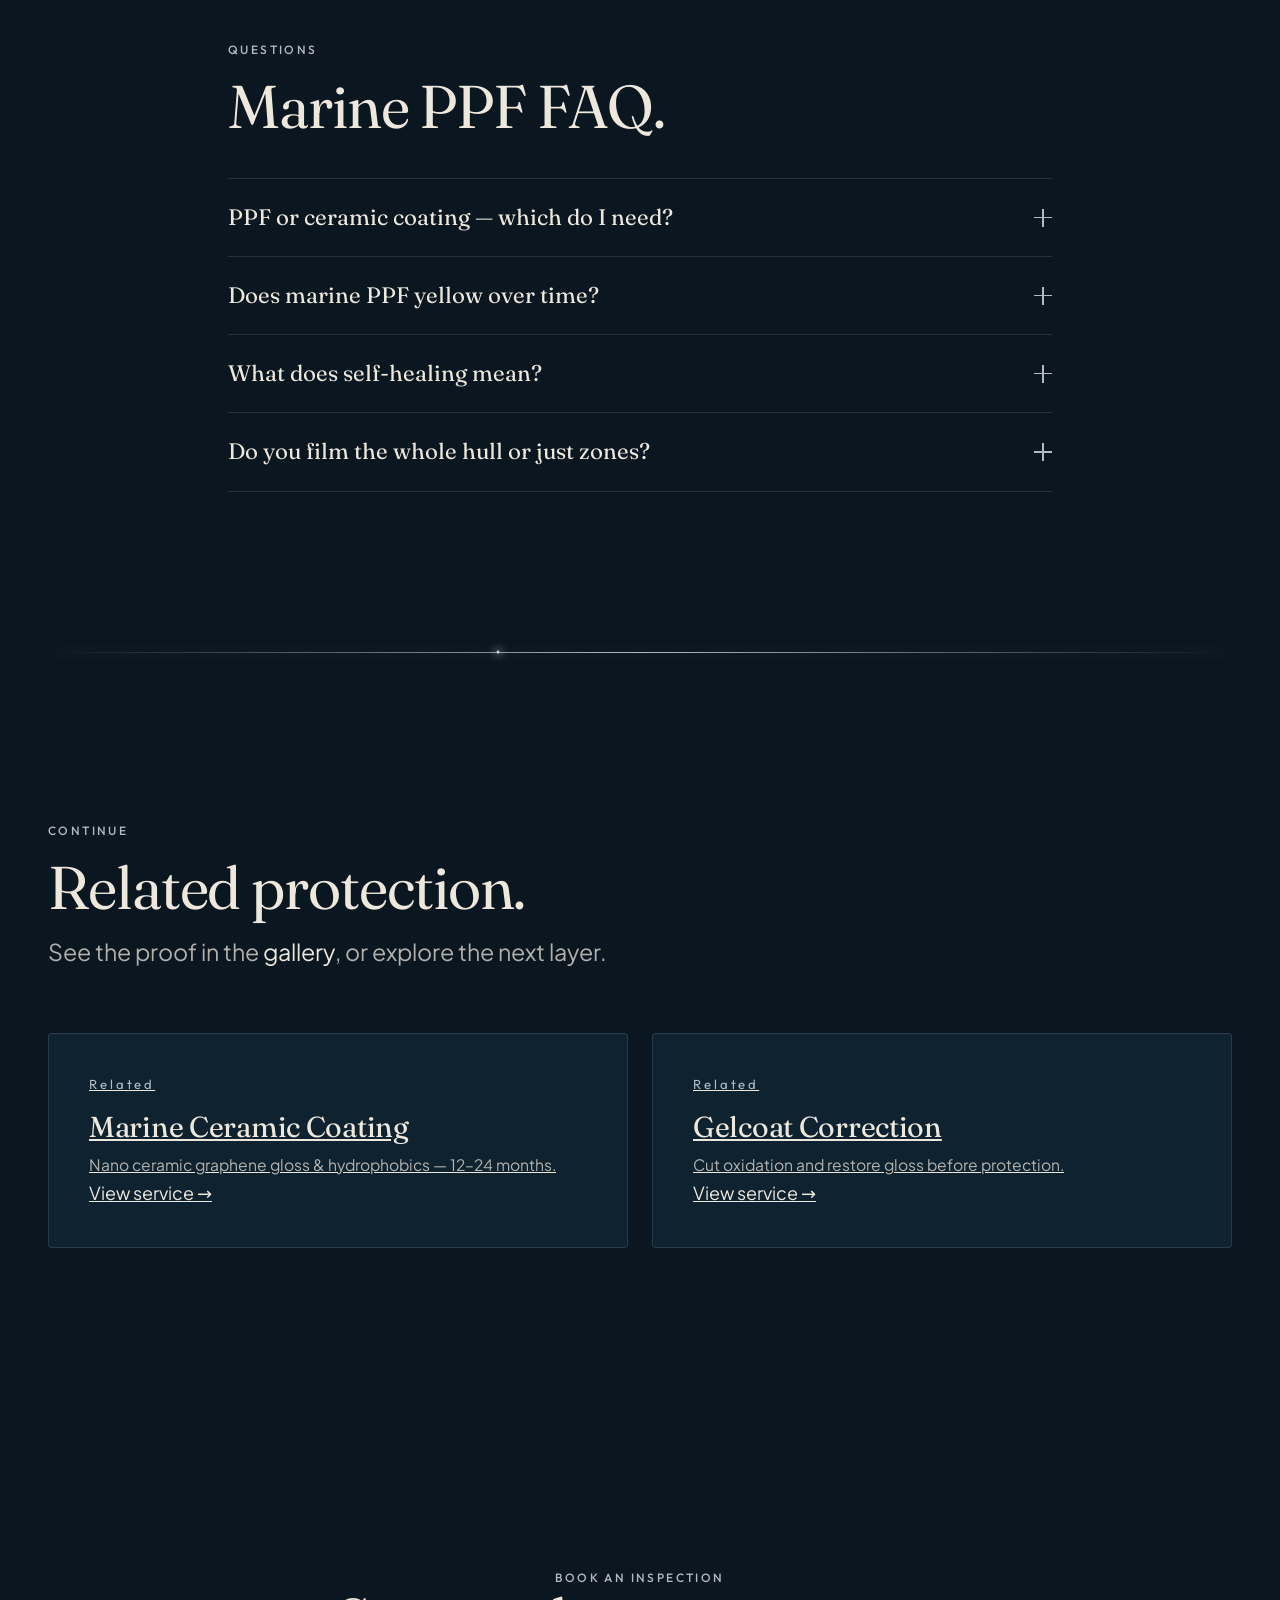
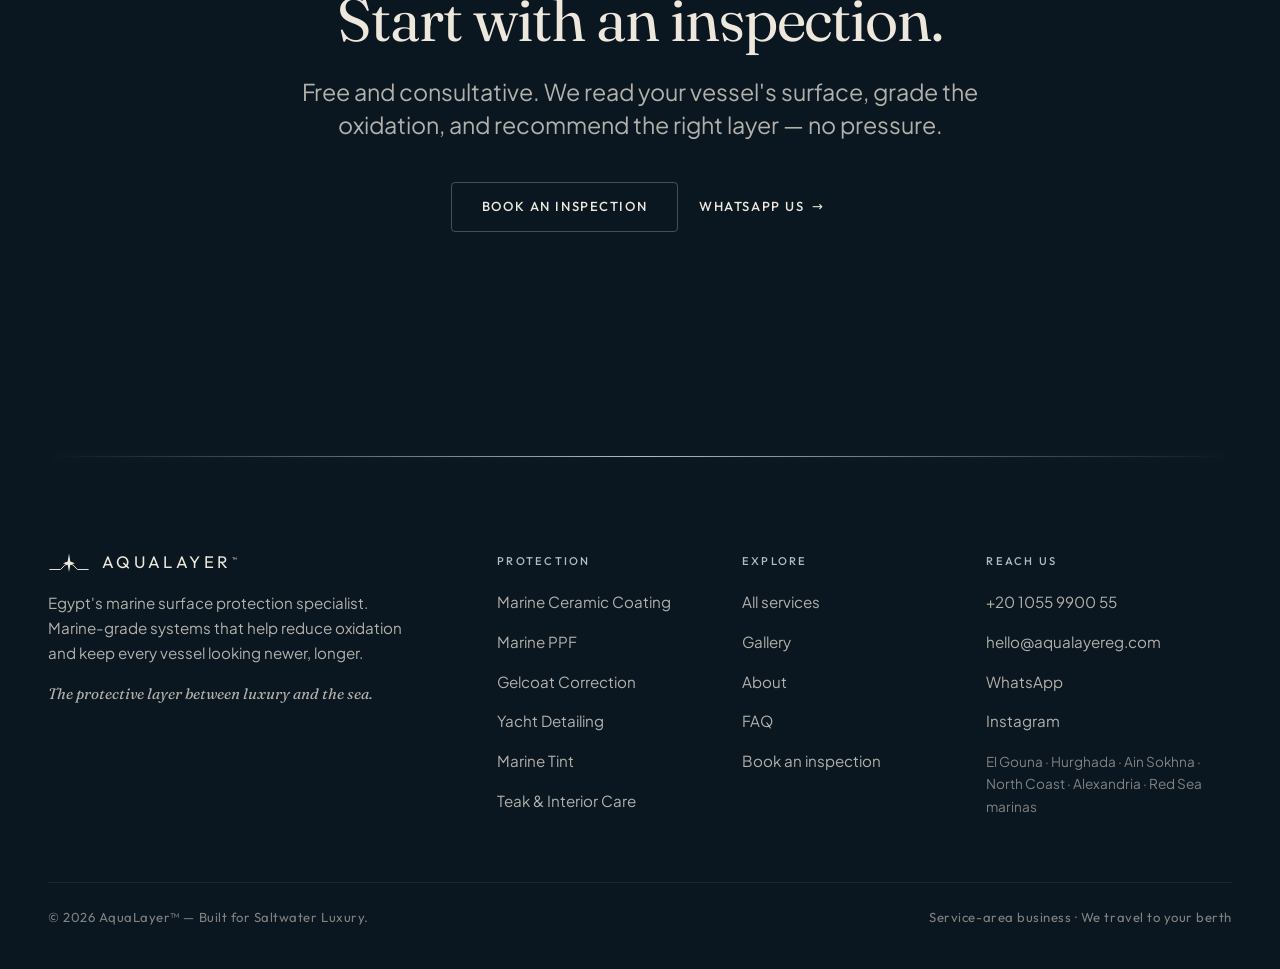
<file: services/marine-ppf/index.html>
<!DOCTYPE html>
<html lang="en">
<head>
<meta charset="utf-8">
<meta name="viewport" content="width=device-width, initial-scale=1">
<title>Marine PPF (Paint Protection Film) in Egypt | AquaLayer™</title>
<meta name="description" content="10-mil self-healing marine paint protection film for yachts in Egypt. Resists impact, abrasion, dock rash and UV for 36–60 months. Book a free inspection.">
<script>document.documentElement.classList.add('js')</script>
<link rel="canonical" href="https://aqualayereg.com/services/marine-ppf/">
<meta name="theme-color" content="#0A1620">
<meta name="robots" content="index, follow, max-image-preview:large">
<meta property="og:type" content="website">
<meta property="og:site_name" content="AquaLayer™">
<meta property="og:title" content="Marine PPF (Paint Protection Film) in Egypt | AquaLayer™">
<meta property="og:description" content="10-mil self-healing marine paint protection film for yachts in Egypt. Resists impact, abrasion, dock rash and UV for 36–60 months. Book a free inspection.">
<meta property="og:url" content="https://aqualayereg.com/services/marine-ppf/">
<meta property="og:image" content="https://aqualayereg.com/assets/img/og-default.jpg">
<meta property="og:image:width" content="1200">
<meta property="og:image:height" content="630">
<meta property="og:image:alt" content="AquaLayer — the protective layer between luxury and the sea.">
<meta name="twitter:card" content="summary_large_image">
<meta name="twitter:title" content="Marine PPF (Paint Protection Film) in Egypt | AquaLayer™">
<meta name="twitter:description" content="10-mil self-healing marine paint protection film for yachts in Egypt. Resists impact, abrasion, dock rash and UV for 36–60 months. Book a free inspection.">
<meta name="twitter:image" content="https://aqualayereg.com/assets/img/og-default.jpg">
<link rel="icon" href="../../favicon.svg" type="image/svg+xml">
<link rel="icon" href="../../favicon-32.png" sizes="32x32" type="image/png">
<link rel="alternate icon" href="../../favicon.ico">
<link rel="apple-touch-icon" href="../../apple-touch-icon.png">
<link rel="preload" href="../../assets/fonts/fraunces-normal.woff2" as="font" type="font/woff2" crossorigin>
<link rel="preload" href="../../assets/fonts/plus-jakarta-sans-normal.woff2" as="font" type="font/woff2" crossorigin>
<link rel="stylesheet" href="../../assets/css/fonts.css">
<link rel="stylesheet" href="../../assets/css/site.css">
<link rel="stylesheet" href="../../assets/css/service.css">
<link rel="stylesheet" href="../../assets/css/mobile.css">
<link rel="preload" as="image" href="../../assets/img/ppf-film-install-640.webp" imagesrcset="../../assets/img/ppf-film-install-848.webp 848w, ../../assets/img/ppf-film-install-640.webp 640w, ../../assets/img/ppf-film-install-420.webp 420w" imagesizes="(min-width:920px) 42vw, 92vw" type="image/webp">
<script type="application/ld+json">
{
  "@context": "https://schema.org",
  "@graph": [
    {
      "@type": "Organization",
      "@id": "https://aqualayereg.com/#organization",
      "name": "AquaLayer",
      "legalName": "AquaLayer™",
      "url": "https://aqualayereg.com/",
      "email": "hello@aqualayereg.com",
      "telephone": "+201055990055",
      "logo": "https://aqualayereg.com/apple-touch-icon.png",
      "image": "https://aqualayereg.com/assets/img/og-default.jpg",
      "description": "Egypt's premium marine surface protection specialist.",
      "slogan": "The protective layer between luxury and the sea.",
      "sameAs": [
        "https://www.instagram.com/aqualayereg/"
      ]
    },
    {
      "@type": "WebSite",
      "@id": "https://aqualayereg.com/#website",
      "url": "https://aqualayereg.com/",
      "name": "AquaLayer™",
      "publisher": {
        "@id": "https://aqualayereg.com/#organization"
      },
      "inLanguage": "en"
    },
    {
      "@type": "BreadcrumbList",
      "itemListElement": [
        {
          "@type": "ListItem",
          "position": 1,
          "name": "Home",
          "item": "https://aqualayereg.com/"
        },
        {
          "@type": "ListItem",
          "position": 2,
          "name": "Services",
          "item": "https://aqualayereg.com/services/"
        },
        {
          "@type": "ListItem",
          "position": 3,
          "name": "Marine PPF",
          "item": "https://aqualayereg.com/services/marine-ppf/"
        }
      ]
    },
    {
      "@type": "Service",
      "@id": "https://aqualayereg.com/services/marine-ppf/#service",
      "name": "Marine PPF",
      "serviceType": "Marine PPF",
      "provider": {
        "@id": "https://aqualayereg.com/#organization"
      },
      "areaServed": [
        {
          "@type": "Place",
          "name": "El Gouna"
        },
        {
          "@type": "Place",
          "name": "Hurghada"
        },
        {
          "@type": "Place",
          "name": "Ain Sokhna"
        },
        {
          "@type": "Place",
          "name": "North Coast (Sahel), Egypt"
        },
        {
          "@type": "Place",
          "name": "Alexandria"
        },
        {
          "@type": "Place",
          "name": "Red Sea marinas"
        }
      ],
      "description": "10-mil self-healing marine paint protection film for yachts in Egypt. Resists impact, abrasion, dock rash and UV for 36–60 months. Book a free inspection.",
      "url": "https://aqualayereg.com/services/marine-ppf/",
      "image": "https://aqualayereg.com/assets/img/ppf-film-install-848.jpg",
      "offers": {
        "@type": "Offer",
        "name": "Free marine surface inspection",
        "price": "0",
        "priceCurrency": "EGP",
        "availability": "https://schema.org/InStock",
        "url": "https://aqualayereg.com/contact/"
      }
    },
    {
      "@type": "FAQPage",
      "@id": "https://aqualayereg.com/services/marine-ppf/#faq",
      "mainEntity": [
        {
          "@type": "Question",
          "name": "PPF or ceramic coating — which do I need?",
          "acceptedAnswer": {
            "@type": "Answer",
            "text": "They solve different problems. PPF is a thick physical barrier for impact and abrasion; ceramic is a thin, hard layer for gloss and hydrophobics. Many vessels use both. We map the right combination at inspection."
          }
        },
        {
          "@type": "Question",
          "name": "Does marine PPF yellow over time?",
          "acceptedAnswer": {
            "@type": "Answer",
            "text": "Quality 10-mil marine film is engineered to resist UV yellowing. We quote a 36–60 month lifespan and set honest expectations for your exposure and use."
          }
        },
        {
          "@type": "Question",
          "name": "What does self-healing mean?",
          "acceptedAnswer": {
            "@type": "Answer",
            "text": "Light surface swirls and marks fade as the film is warmed by sun or heat. Deep cuts and gouges do not self-heal — no film makes a surface indestructible."
          }
        },
        {
          "@type": "Question",
          "name": "Do you film the whole hull or just zones?",
          "acceptedAnswer": {
            "@type": "Answer",
            "text": "Usually the high-wear zones where film earns its place, though fuller coverage is possible. We recommend only what genuinely protects the vessel."
          }
        }
      ]
    },
    {
      "@type": "WebPage",
      "@id": "https://aqualayereg.com/services/marine-ppf/#webpage",
      "url": "https://aqualayereg.com/services/marine-ppf/",
      "name": "Marine PPF (Paint Protection Film) in Egypt | AquaLayer™",
      "isPartOf": {
        "@id": "https://aqualayereg.com/#website"
      },
      "inLanguage": "en"
    }
  ]
}
</script>
<script src="../../assets/js/site.js" defer></script>
<script src="../../assets/js/faq.js" defer></script>
</head>
<body>
<a class="skip-link" href="#main">Skip to content</a>
<div class="bg-ground" aria-hidden="true"></div>
<div class="bg-grain" aria-hidden="true"></div>
<span id="nav-sentinel" aria-hidden="true"></span>

<header class="site-nav" id="top">
  <div class="site-nav__inner">
    <a class="brand" href="../../index.html" aria-label="AquaLayer — home">
      <svg class="brand__mark" viewBox="0 0 60 32" fill="none" aria-hidden="true" focusable="false">
        <path d="M2.5 25 L18 25 Q30 8 42 25 L57.5 25" stroke="currentColor" stroke-width="1.4" stroke-linecap="round"></path>
        <path d="M30 2 L31.9 13.7 L38.5 16 L31.9 18.3 L30 28.5 L28.1 18.3 L21.5 16 L28.1 13.7 Z" fill="currentColor"></path>
      </svg>
      <span class="brand__word">AquaLayer<sup>™</sup></span>
    </a>
    <div class="nav-right">
      <nav class="nav-links" aria-label="Primary">
        <a href="../../services/index.html" aria-current="page">Services</a>
        <a href="../../gallery/index.html">Gallery</a>
        <a href="../../about/index.html">About</a>
        <a href="../../faq/index.html">FAQ</a>
      </nav>
      <a class="btn nav-cta" href="../../contact/index.html">Book an inspection</a>
      <button class="nav-toggle" aria-label="Open menu" aria-expanded="false" aria-controls="nav-overlay">
        <span></span><span></span><span></span>
      </button>
    </div>
  </div>
</header>

<div class="nav-overlay" id="nav-overlay" aria-hidden="true">
  <nav class="nav-overlay__links" aria-label="Mobile">
    <a href="../../services/index.html"><span class="idx">01</span>Services</a>
    <a href="../../gallery/index.html"><span class="idx">02</span>Gallery</a>
    <a href="../../about/index.html"><span class="idx">03</span>About</a>
    <a href="../../faq/index.html"><span class="idx">04</span>FAQ</a>
    <a href="../../contact/index.html"><span class="idx">05</span>Contact</a>
  </nav>
  <a class="btn" href="../../contact/index.html">Book an inspection</a>
  <div class="nav-overlay__meta">
    <a href="tel:+201055990055">+20 1055 9900 55</a>
    <a href="mailto:hello@aqualayereg.com">hello@aqualayereg.com</a>
    <a href="https://wa.me/201055990055?text=Hello%20AquaLayer%2C%20I%20would%20like%20to%20book%20an%20inspection." target="_blank" rel="noopener">WhatsApp</a>
  </div>
</div>
<main id="main">

  <section class="page-hero col-guides" aria-labelledby="svc-h1">
    <div class="container">
      <nav class="breadcrumb" aria-label="Breadcrumb">
        <a href="../../index.html">Home</a><span class="sep" aria-hidden="true">/</span>
        <a href="../../services/index.html">Services</a><span class="sep" aria-hidden="true">/</span>
        <span aria-current="page">Marine PPF</span>
      </nav>
      <div class="svc-hero__layout">
        <div class="page-hero__inner">
          <p class="eyebrow">Marine PPF</p>
          <h1 id="svc-h1">Marine paint protection <span class="kw">film</span>.</h1>
          <p class="lead">A 10-mil self-healing urethane film that takes the hits — impact, abrasion, dock rash and UV — for 36–60 months. The highest level of surface protection we offer.</p>
          <div class="chip-row"><div class="chip"><b class="tnum">36–60</b><span>Months protection</span></div><div class="chip"><b class="tnum">10-mil</b><span>Marine-grade film</span></div><div class="chip"><b class="tnum">Self-healing</b><span>Light swirls recover</span></div></div>
          <div class="btn-row page-hero__cta">
            <a class="btn btn--primary" href="../../contact/index.html">Book an inspection</a>
            <a class="btn btn--ghost" href="../../gallery/index.html">See results <span aria-hidden="true">→</span></a>
          </div>
        </div>
        <div class="svc-hero__media" data-reveal style="--d:120ms"><figure class="surface has-img gloss" data-ratio="4x3" data-reveal>
      <picture>
        <source type="image/avif" srcset="../../assets/img/ppf-film-install-848.avif 848w, ../../assets/img/ppf-film-install-640.avif 640w, ../../assets/img/ppf-film-install-420.avif 420w" sizes="(min-width:920px) 42vw, 92vw">
        <source type="image/webp" srcset="../../assets/img/ppf-film-install-848.webp 848w, ../../assets/img/ppf-film-install-640.webp 640w, ../../assets/img/ppf-film-install-420.webp 420w" sizes="(min-width:920px) 42vw, 92vw">
        <img class="ph-img" src="../../assets/img/ppf-film-install-640.jpg" srcset="../../assets/img/ppf-film-install-848.jpg 848w, ../../assets/img/ppf-film-install-640.jpg 640w, ../../assets/img/ppf-film-install-420.jpg 420w" sizes="(min-width:920px) 42vw, 92vw" width="848" height="1264" alt="Transparent marine paint protection film being installed on a curved yacht panel" fetchpriority="high" decoding="async">
      </picture>
      <span class="surface__scrim" aria-hidden="true"></span>
      <span class="surface__tag">Marine PPF</span>
    </figure></div>
      </div>
    </div>
  </section>
  
  <div class="section-divider" aria-hidden="true"><div class="container"><div class="waterline"></div></div></div>

  <section class="section svc-define" aria-labelledby="what-h2">
    <div class="container">
      <div class="split">
        <div data-reveal>
          <p class="eyebrow">What it is</p>
          <h2 id="what-h2" style="margin:16px 0 24px">Engineered protection, not a quick shine.</h2>
          <div class="body"><p>Paint protection film is a thick, optically clear urethane layer applied to high-wear and high-value surfaces. Our 10-mil marine film is self-healing — light swirls fade with heat and sun — and engineered to resist staining and yellowing in the marine environment.</p><p>Where ceramic is a thin, hard coating, PPF is a physical barrier. Many vessels use both: film on the surfaces that take impact, ceramic across the rest for gloss and hydrophobics.</p></div>
        </div>
        <div class="split__media" data-reveal style="--d:120ms"><figure class="surface has-img gloss" data-ratio="4x3" data-reveal>
      <picture>
        <source type="image/avif" srcset="../../assets/img/ppf-edge-detail-896.avif 896w, ../../assets/img/ppf-edge-detail-640.avif 640w, ../../assets/img/ppf-edge-detail-420.avif 420w" sizes="(min-width:880px) 45vw, 92vw">
        <source type="image/webp" srcset="../../assets/img/ppf-edge-detail-896.webp 896w, ../../assets/img/ppf-edge-detail-640.webp 640w, ../../assets/img/ppf-edge-detail-420.webp 420w" sizes="(min-width:880px) 45vw, 92vw">
        <img class="ph-img" src="../../assets/img/ppf-edge-detail-640.jpg" srcset="../../assets/img/ppf-edge-detail-896.jpg 896w, ../../assets/img/ppf-edge-detail-640.jpg 640w, ../../assets/img/ppf-edge-detail-420.jpg 420w" sizes="(min-width:880px) 45vw, 92vw" width="896" height="1200" alt="A PPF film edge laid with surgical precision onto a dark navy yacht hull" loading="lazy" decoding="async">
      </picture>
      <span class="surface__scrim" aria-hidden="true"></span>
      <span class="surface__tag">Surface detail</span>
    </figure></div>
      </div>
    </div>
  </section>
  
  <div class="section-divider" aria-hidden="true"><div class="container"><div class="waterline"></div></div></div>

  <section class="section" aria-labelledby="how-h2">
    <div class="container container--narrow">
      <div class="sec-head" data-reveal style="margin-bottom:var(--s6)">
        <p class="eyebrow">How it works</p>
        <h2 id="how-h2">The process.</h2>
      </div>
      <div class="steps" data-reveal><div class="steps__track" aria-hidden="true"></div><div class="step"><div class="step__n tnum" aria-hidden="true">01</div><div><h3 class="step__t">Inspect & measure</h3><p class="step__b">We identify the high-wear zones worth protecting and assess the surface beneath.</p></div></div><div class="step"><div class="step__n tnum" aria-hidden="true">02</div><div><h3 class="step__t">Correct the surface</h3><p class="step__b">Any correction happens first — film should go over a sound, clean finish.</p></div></div><div class="step"><div class="step__n tnum" aria-hidden="true">03</div><div><h3 class="step__t">Pattern & cut</h3><p class="step__b">Film is precision-patterned to each zone for clean lines and full coverage.</p></div></div><div class="step"><div class="step__n tnum" aria-hidden="true">04</div><div><h3 class="step__t">Apply & tuck</h3><p class="step__b">Installed and tucked at the edges for a sealed, near-invisible finish.</p></div></div><div class="step"><div class="step__n tnum" aria-hidden="true">05</div><div><h3 class="step__t">Heat-set & inspect</h3><p class="step__b">Heat-set, then inspected under light for clarity and adhesion.</p></div></div></div>
    </div>
  </section>
  
  <div class="section-divider" aria-hidden="true"><div class="container"><div class="waterline"></div></div></div>

  <section class="section" aria-labelledby="inc-h2">
    <div class="container">
      <div class="split split--wide-left">
        <div data-reveal>
          <p class="eyebrow">What's included</p>
          <h2 id="inc-h2" style="margin:16px 0 24px">In every marine ppf engagement.</h2>
          <p class="lead">A clear scope, a marine-grade standard, and honest expectations set at inspection.</p>
        </div>
        <div class="included" data-reveal style="--d:120ms"><ul class="checklist checklist--2"><li>Surface inspection & zone planning</li><li>Correction prep where required</li><li>10-mil self-healing marine film</li><li>Precision-fit application to selected zones</li><li>Sealed, tucked edges</li><li>Care & maintenance guidance</li></ul></div>
      </div>
    </div>
  </section>
  
  <div class="section-divider" aria-hidden="true"><div class="container"><div class="waterline"></div></div></div>

  <section class="section" aria-labelledby="life-h2">
    <div class="container">
      <div class="sec-head" data-reveal style="margin-bottom:var(--s6)">
        <p class="eyebrow">Lifespan &amp; expectations</p>
        <h2 id="life-h2">What to expect.</h2>
      </div>
      <div class="lifespan" data-reveal>
      <div class="lifespan__big tnum">36–60<small>Months of protection</small></div>
      <p class="lead">We quote 36–60 months for 10-mil marine PPF, depending on exposure and care. It is the most robust surface protection we install — and we will tell you exactly where it is worth it.</p>
    </div>
    </div>
  </section>
  
  
  <div class="section-divider" aria-hidden="true"><div class="container"><div class="waterline"></div></div></div>

  <section class="section" aria-labelledby="fit-h2">
    <div class="container">
      <div class="sec-head" data-reveal style="margin-bottom:var(--s6)">
        <p class="eyebrow">Who it's for</p>
        <h2 id="fit-h2">Condition fit.</h2>
      </div>
      <div class="fit-grid"><div class="fit" data-reveal><span class="fit__level">Best for</span><h3>Impact & abrasion zones</h3><p>Bow, rub-rails, swim platforms, transom and other surfaces that take dock and wake punishment.</p></div><div class="fit" data-reveal><span class="fit__level">Ideal owner</span><h3>Charter & resale focus</h3><p>High-use vessels and owners protecting long-term resale value.</p></div><div class="fit span-2" data-reveal><span class="fit__level">Condition</span><h3>Sound gelcoat or paint</h3><p>Film goes over a corrected, sound surface — we assess this first.</p></div></div>
    </div>
  </section>
  
  <div class="section-divider" aria-hidden="true"><div class="container"><div class="waterline"></div></div></div>

  <section class="section" aria-labelledby="faq-h2">
    <div class="container container--narrow">
      <div class="sec-head" data-reveal style="margin-bottom:var(--s5)">
        <p class="eyebrow">Questions</p>
        <h2 id="faq-h2">Marine PPF FAQ.</h2>
      </div>
      <div data-reveal><div class="accordion" data-accordion><div class="acc__item" data-acc-item>
      <h3 style="margin:0"><button class="acc__q" id="marine-ppf-q0" data-acc-trigger aria-expanded="false" aria-controls="marine-ppf-a0">PPF or ceramic coating — which do I need?<span class="acc__icon" aria-hidden="true"></span></button></h3>
      <div class="acc__panel" id="marine-ppf-a0" role="region" aria-labelledby="marine-ppf-q0"><div><p>They solve different problems. PPF is a thick physical barrier for impact and abrasion; ceramic is a thin, hard layer for gloss and hydrophobics. Many vessels use both. We map the right combination at inspection.</p></div></div>
    </div><div class="acc__item" data-acc-item>
      <h3 style="margin:0"><button class="acc__q" id="marine-ppf-q1" data-acc-trigger aria-expanded="false" aria-controls="marine-ppf-a1">Does marine PPF yellow over time?<span class="acc__icon" aria-hidden="true"></span></button></h3>
      <div class="acc__panel" id="marine-ppf-a1" role="region" aria-labelledby="marine-ppf-q1"><div><p>Quality 10-mil marine film is engineered to resist UV yellowing. We quote a 36–60 month lifespan and set honest expectations for your exposure and use.</p></div></div>
    </div><div class="acc__item" data-acc-item>
      <h3 style="margin:0"><button class="acc__q" id="marine-ppf-q2" data-acc-trigger aria-expanded="false" aria-controls="marine-ppf-a2">What does self-healing mean?<span class="acc__icon" aria-hidden="true"></span></button></h3>
      <div class="acc__panel" id="marine-ppf-a2" role="region" aria-labelledby="marine-ppf-q2"><div><p>Light surface swirls and marks fade as the film is warmed by sun or heat. Deep cuts and gouges do not self-heal — no film makes a surface indestructible.</p></div></div>
    </div><div class="acc__item" data-acc-item>
      <h3 style="margin:0"><button class="acc__q" id="marine-ppf-q3" data-acc-trigger aria-expanded="false" aria-controls="marine-ppf-a3">Do you film the whole hull or just zones?<span class="acc__icon" aria-hidden="true"></span></button></h3>
      <div class="acc__panel" id="marine-ppf-a3" role="region" aria-labelledby="marine-ppf-q3"><div><p>Usually the high-wear zones where film earns its place, though fuller coverage is possible. We recommend only what genuinely protects the vessel.</p></div></div>
    </div></div></div>
    </div>
  </section>
  
  <div class="section-divider" aria-hidden="true"><div class="container"><div class="waterline"></div></div></div>

  <section class="section" aria-labelledby="rel-h2">
    <div class="container">
      <div class="sec-head" data-reveal style="margin-bottom:var(--s6)">
        <p class="eyebrow">Continue</p>
        <h2 id="rel-h2">Related protection.</h2>
        <p class="lead">See the proof in the <a class="ilink" href="../../gallery/index.html">gallery</a>, or explore the next layer.</p>
      </div>
      <div class="related-grid"><a class="card sheen" href="../../services/marine-ceramic-coating/index.html"><span class="card__num">Related</span><h3 class="card__title">Marine Ceramic Coating</h3><p class="card__body">Nano ceramic graphene gloss & hydrophobics — 12–24 months.</p><span class="card__link">View service <span class="arr" aria-hidden="true">→</span></span></a><a class="card sheen" href="../../services/gelcoat-correction/index.html"><span class="card__num">Related</span><h3 class="card__title">Gelcoat Correction</h3><p class="card__body">Cut oxidation and restore gloss before protection.</p><span class="card__link">View service <span class="arr" aria-hidden="true">→</span></span></a></div>
    </div>
  </section>
  <section class="section cta-band" aria-labelledby="cta-h2">
    <div class="container">
      <p class="eyebrow" data-reveal>Book an inspection</p>
      <h2 id="cta-h2" data-reveal style="--d:60ms">Start with an inspection.</h2>
      <p class="lead" data-reveal style="--d:120ms">Free and consultative. We read your vessel's surface, grade the oxidation, and recommend the right layer — no pressure.</p>
      <div class="btn-row" style="justify-content:center;--d:180ms" data-reveal>
        <a class="btn btn--primary" href="../../contact/index.html">Book an inspection</a>
        <a class="btn btn--ghost" href="https://wa.me/201055990055?text=Hello%20AquaLayer%2C%20I%20would%20like%20to%20book%20an%20inspection." target="_blank" rel="noopener">WhatsApp us <span aria-hidden="true">→</span></a>
      </div>
    </div>
  </section>
</main>
<footer class="site-footer" role="contentinfo">
  <div class="container">
    <div class="footer-grid">
      <div class="footer-brand">
        <a class="brand" href="../../index.html" aria-label="AquaLayer — home">
          <svg class="brand__mark" viewBox="0 0 60 32" fill="none" aria-hidden="true" focusable="false">
        <path d="M2.5 25 L18 25 Q30 8 42 25 L57.5 25" stroke="currentColor" stroke-width="1.4" stroke-linecap="round"></path>
        <path d="M30 2 L31.9 13.7 L38.5 16 L31.9 18.3 L30 28.5 L28.1 18.3 L21.5 16 L28.1 13.7 Z" fill="currentColor"></path>
      </svg>
          <span class="brand__word">AquaLayer<sup>™</sup></span>
        </a>
        <p>Egypt's marine surface protection specialist. Marine-grade systems that help reduce oxidation and keep every vessel looking newer, longer.</p>
        <p class="footer-tagline">The protective layer between luxury and the sea.</p>
      </div>
      <div class="footer-col">
        <h4>Protection</h4>
        <ul>
          <li><a href="../../services/marine-ceramic-coating/index.html">Marine Ceramic Coating</a></li>
          <li><a href="../../services/marine-ppf/index.html">Marine PPF</a></li>
          <li><a href="../../services/gelcoat-correction/index.html">Gelcoat Correction</a></li>
          <li><a href="../../services/yacht-detailing/index.html">Yacht Detailing</a></li>
          <li><a href="../../services/marine-tint/index.html">Marine Tint</a></li>
          <li><a href="../../services/teak-and-interior-care/index.html">Teak &amp; Interior Care</a></li>
        </ul>
      </div>
      <div class="footer-col">
        <h4>Explore</h4>
        <ul>
          <li><a href="../../services/index.html">All services</a></li>
          <li><a href="../../gallery/index.html">Gallery</a></li>
          <li><a href="../../about/index.html">About</a></li>
          <li><a href="../../faq/index.html">FAQ</a></li>
          <li><a href="../../contact/index.html">Book an inspection</a></li>
        </ul>
      </div>
      <div class="footer-col">
        <h4>Reach us</h4>
        <ul>
          <li><a href="tel:+201055990055">+20 1055 9900 55</a></li>
          <li><a href="mailto:hello@aqualayereg.com">hello@aqualayereg.com</a></li>
          <li><a href="https://wa.me/201055990055?text=Hello%20AquaLayer%2C%20I%20would%20like%20to%20book%20an%20inspection." target="_blank" rel="noopener">WhatsApp</a></li>
          <li><a href="https://www.instagram.com/aqualayereg/" target="_blank" rel="noopener">Instagram</a></li>
        </ul>
        <p class="muted" style="margin-top:16px;font-size:.85rem">El Gouna · Hurghada · Ain Sokhna · North Coast · Alexandria · Red Sea marinas</p>
      </div>
    </div>
    <div class="footer-bottom">
      <p>© <span data-year>2026</span> AquaLayer™ — Built for Saltwater Luxury.</p>
      <div class="footer-legal">
        <p>Service-area business · We travel to your berth</p>
      </div>
    </div>
  </div>
</footer>
</body>
</html>
</file>
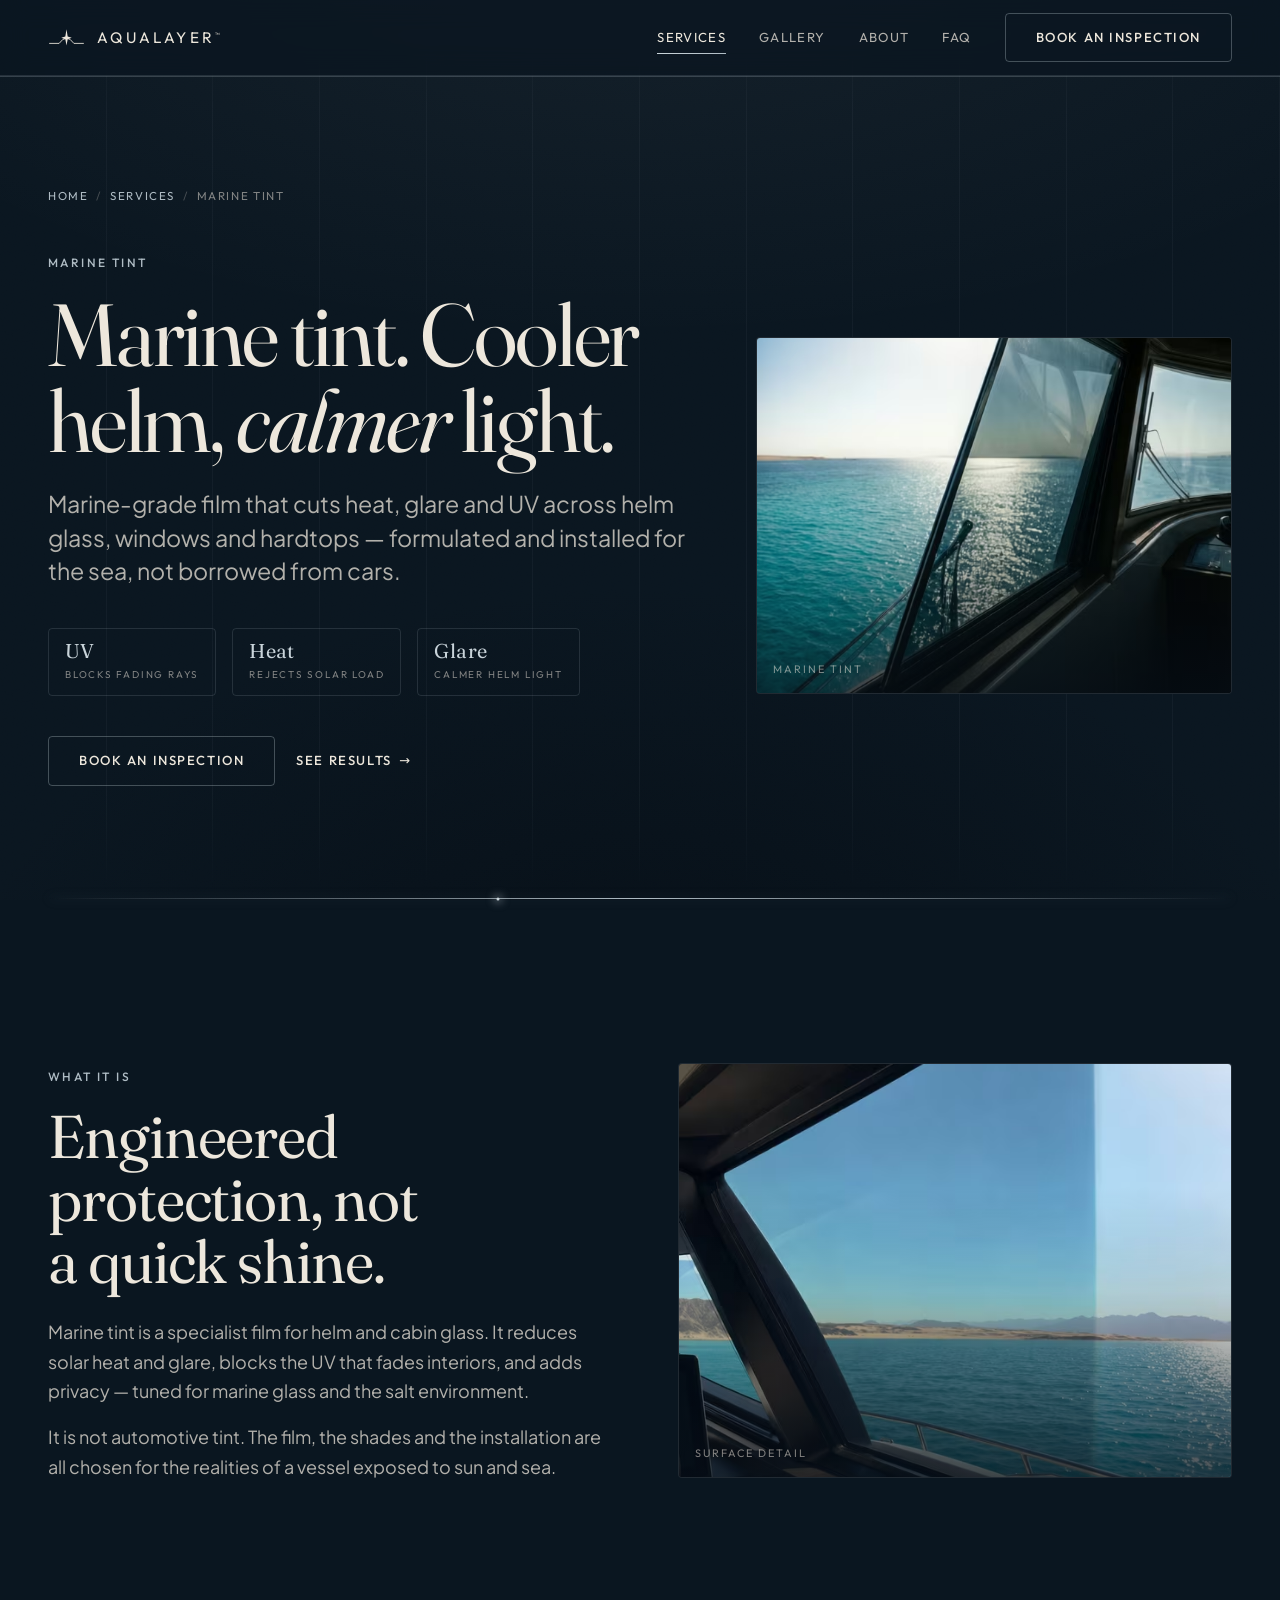
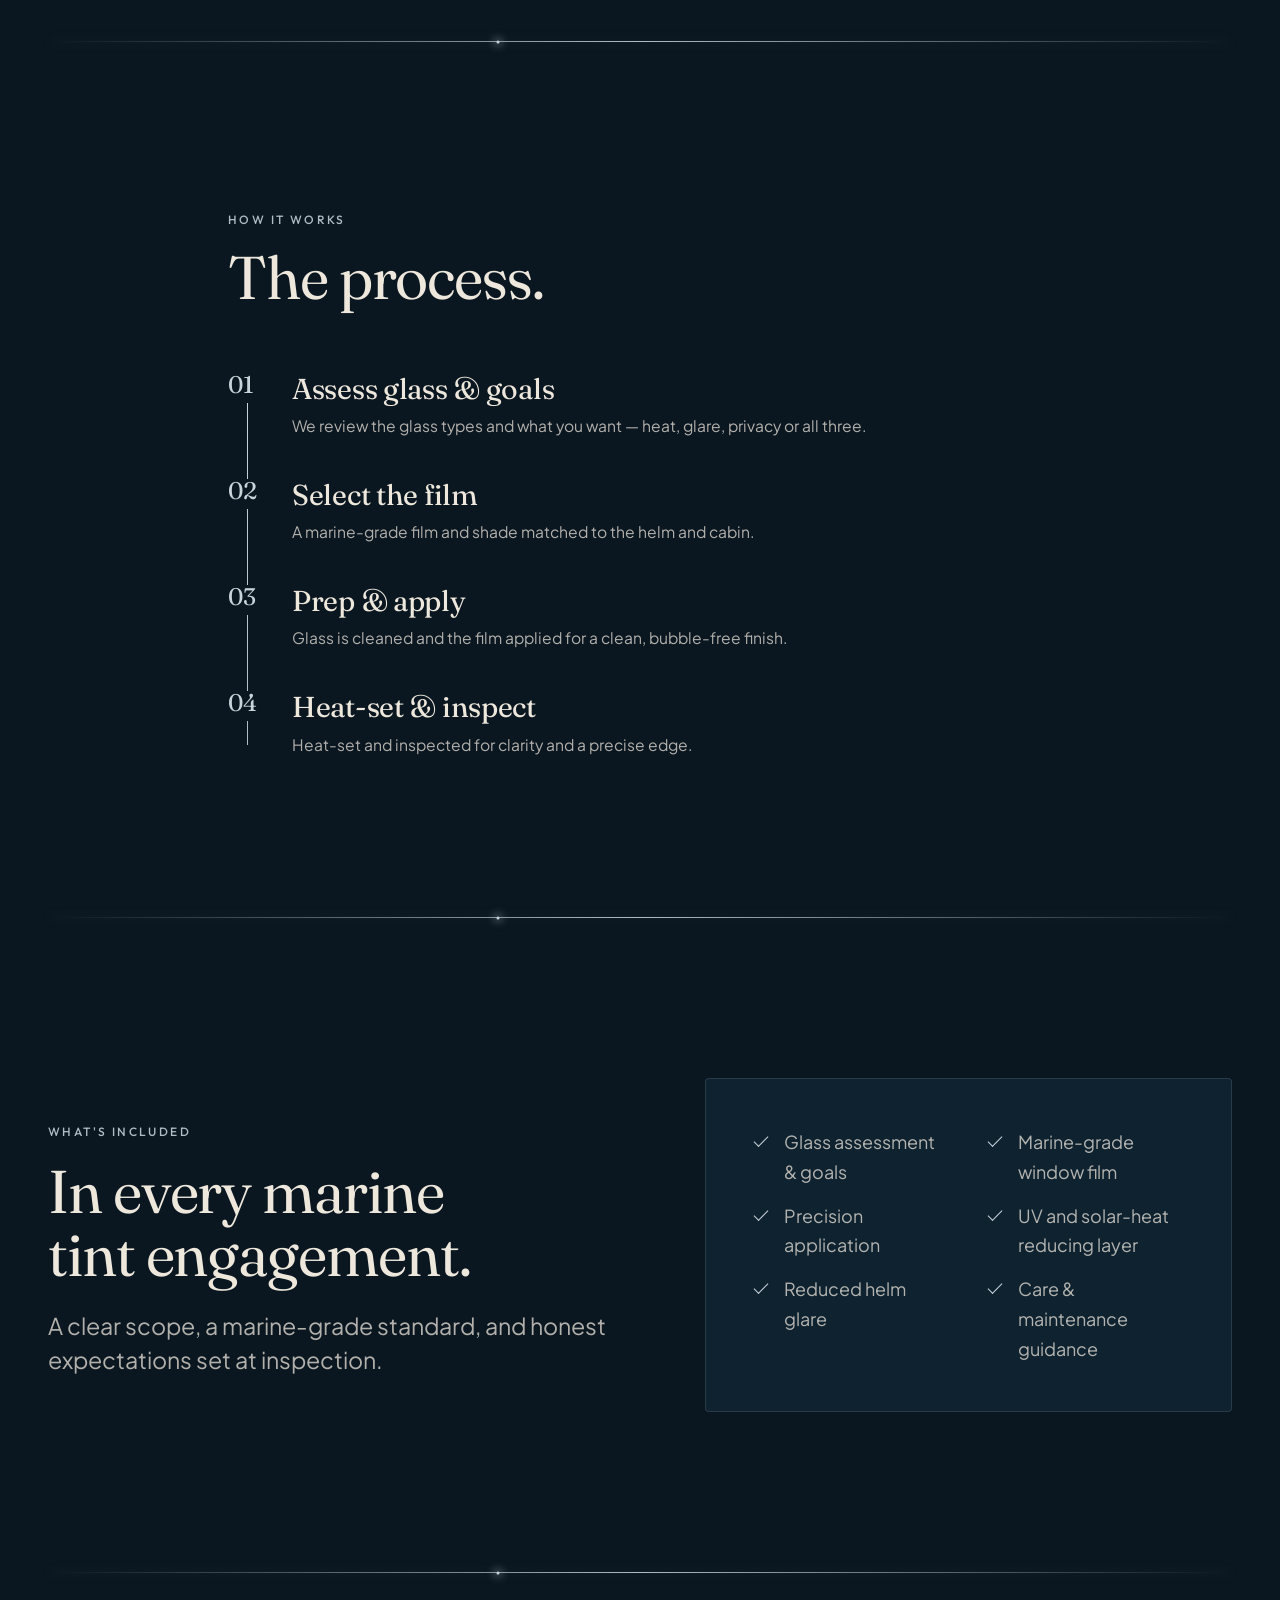
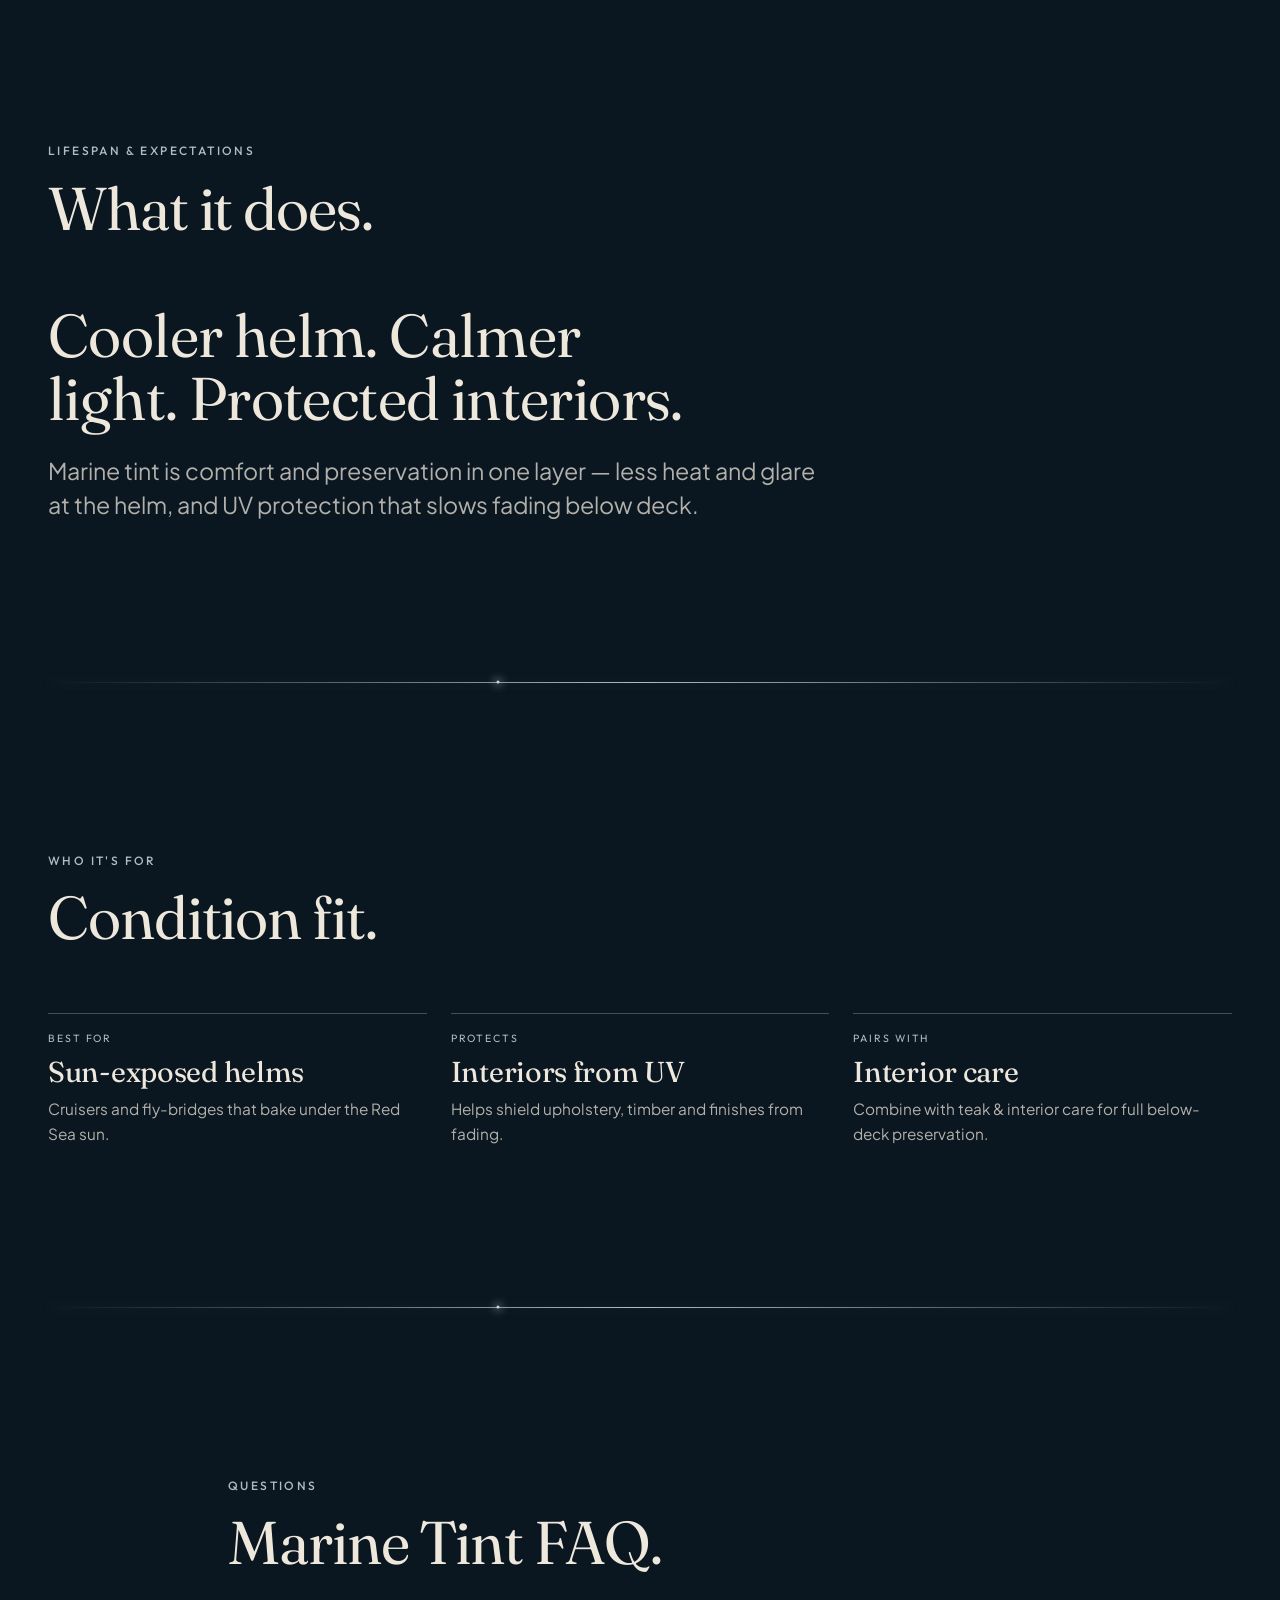
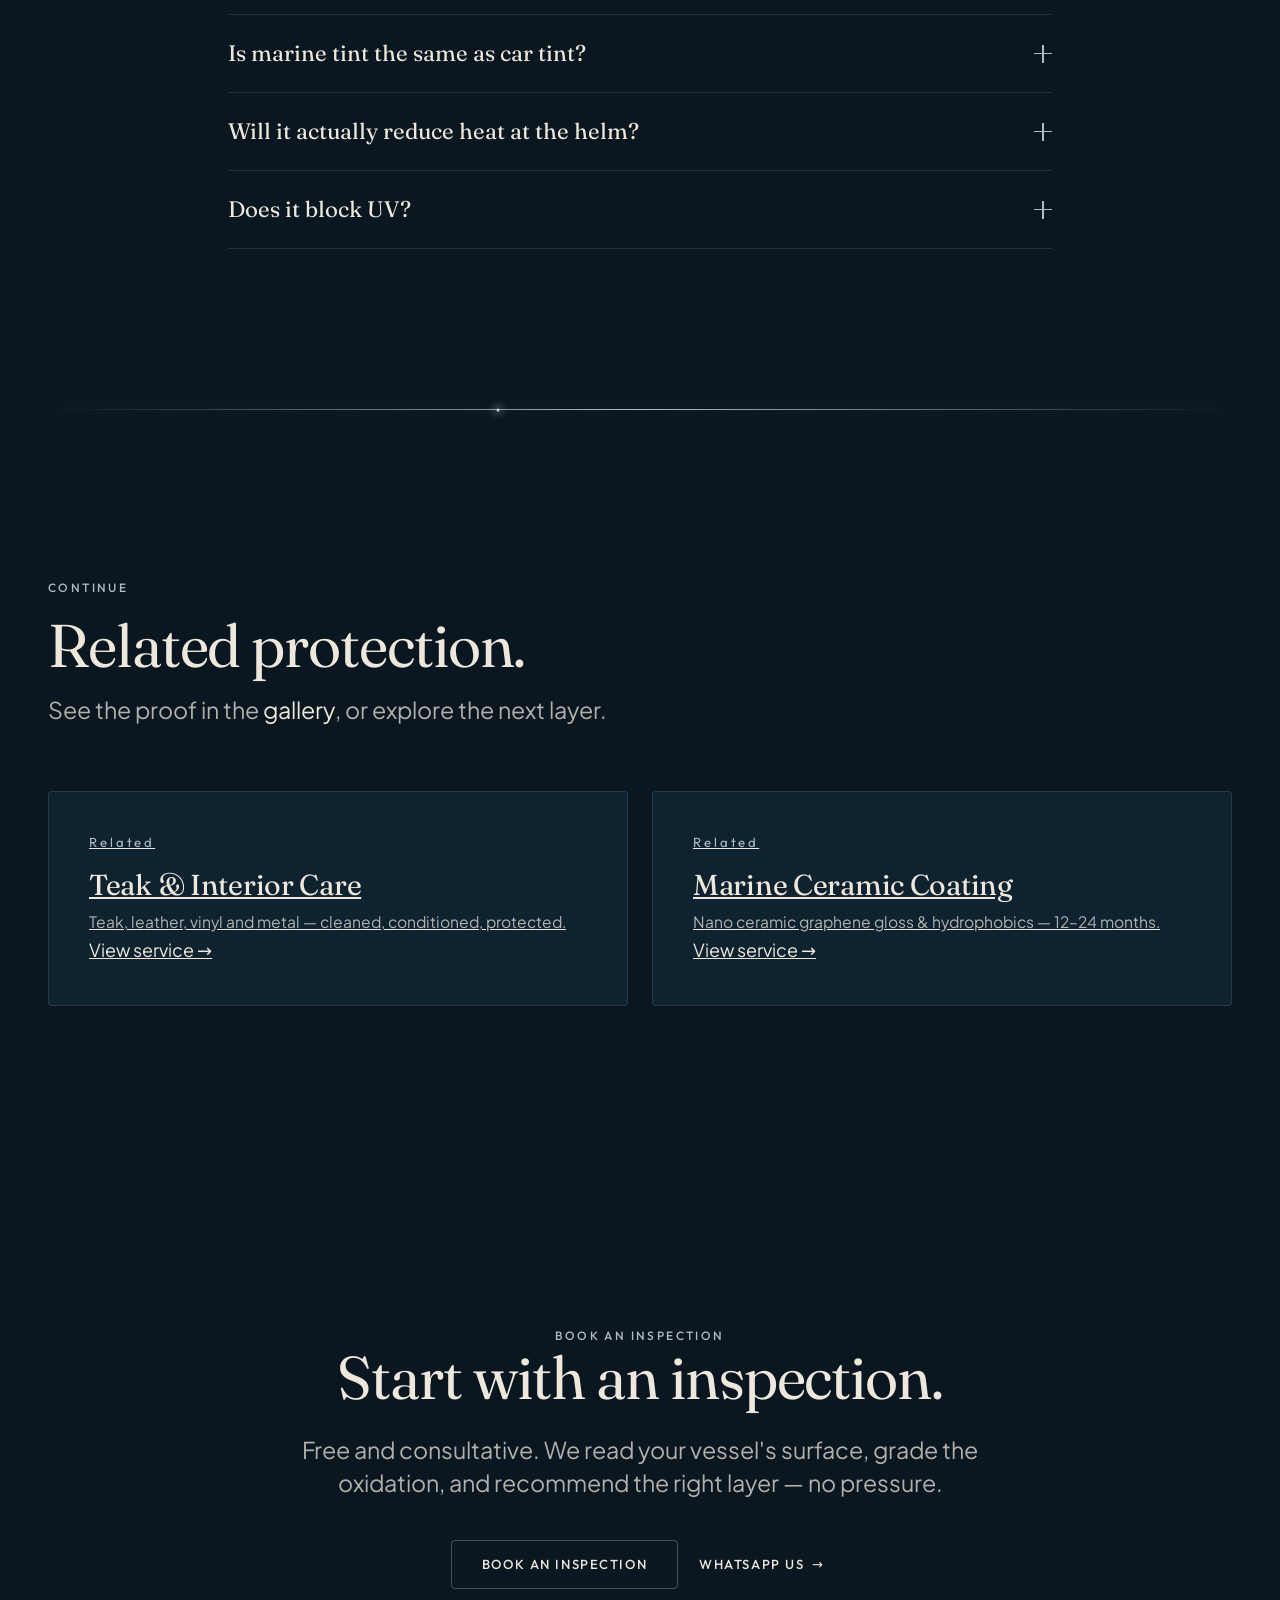
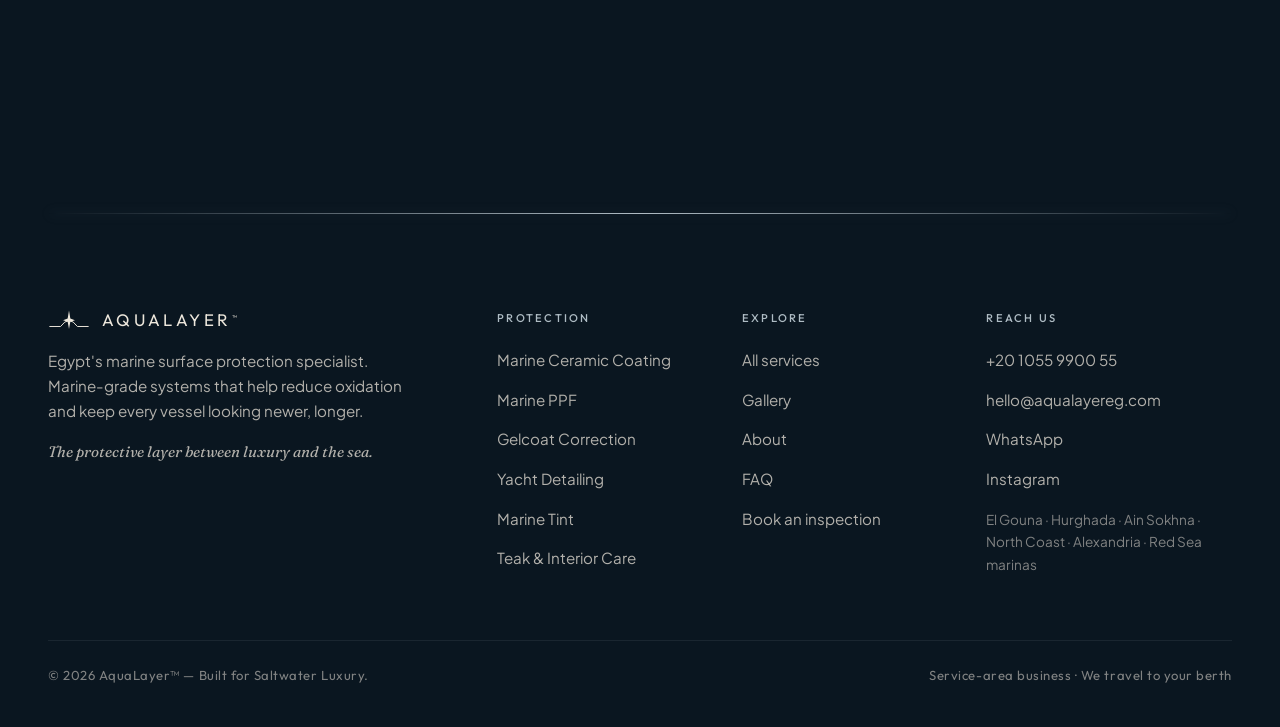
<file: services/marine-tint/index.html>
<!DOCTYPE html>
<html lang="en">
<head>
<meta charset="utf-8">
<meta name="viewport" content="width=device-width, initial-scale=1">
<title>Marine Window Tint in Egypt | AquaLayer™</title>
<meta name="description" content="Marine-grade window tint for yachts in Egypt. Cuts solar heat, glare and UV across helm and cabin glass — without the look of automotive tint. Book a free inspection.">
<script>document.documentElement.classList.add('js')</script>
<link rel="canonical" href="https://aqualayereg.com/services/marine-tint/">
<meta name="theme-color" content="#0A1620">
<meta name="robots" content="index, follow, max-image-preview:large">
<meta property="og:type" content="website">
<meta property="og:site_name" content="AquaLayer™">
<meta property="og:title" content="Marine Window Tint in Egypt | AquaLayer™">
<meta property="og:description" content="Marine-grade window tint for yachts in Egypt. Cuts solar heat, glare and UV across helm and cabin glass — without the look of automotive tint. Book a free inspection.">
<meta property="og:url" content="https://aqualayereg.com/services/marine-tint/">
<meta property="og:image" content="https://aqualayereg.com/assets/img/og-default.jpg">
<meta property="og:image:width" content="1200">
<meta property="og:image:height" content="630">
<meta property="og:image:alt" content="AquaLayer — the protective layer between luxury and the sea.">
<meta name="twitter:card" content="summary_large_image">
<meta name="twitter:title" content="Marine Window Tint in Egypt | AquaLayer™">
<meta name="twitter:description" content="Marine-grade window tint for yachts in Egypt. Cuts solar heat, glare and UV across helm and cabin glass — without the look of automotive tint. Book a free inspection.">
<meta name="twitter:image" content="https://aqualayereg.com/assets/img/og-default.jpg">
<link rel="icon" href="../../favicon.svg" type="image/svg+xml">
<link rel="icon" href="../../favicon-32.png" sizes="32x32" type="image/png">
<link rel="alternate icon" href="../../favicon.ico">
<link rel="apple-touch-icon" href="../../apple-touch-icon.png">
<link rel="preload" href="../../assets/fonts/fraunces-normal.woff2" as="font" type="font/woff2" crossorigin>
<link rel="preload" href="../../assets/fonts/plus-jakarta-sans-normal.woff2" as="font" type="font/woff2" crossorigin>
<link rel="stylesheet" href="../../assets/css/fonts.css">
<link rel="stylesheet" href="../../assets/css/site.css">
<link rel="stylesheet" href="../../assets/css/service.css">
<link rel="stylesheet" href="../../assets/css/mobile.css">
<link rel="preload" as="image" href="../../assets/img/tint-cabin-view-640.webp" imagesrcset="../../assets/img/tint-cabin-view-768.webp 768w, ../../assets/img/tint-cabin-view-640.webp 640w, ../../assets/img/tint-cabin-view-420.webp 420w" imagesizes="(min-width:920px) 42vw, 92vw" type="image/webp">
<script type="application/ld+json">
{
  "@context": "https://schema.org",
  "@graph": [
    {
      "@type": "Organization",
      "@id": "https://aqualayereg.com/#organization",
      "name": "AquaLayer",
      "legalName": "AquaLayer™",
      "url": "https://aqualayereg.com/",
      "email": "hello@aqualayereg.com",
      "telephone": "+201055990055",
      "logo": "https://aqualayereg.com/apple-touch-icon.png",
      "image": "https://aqualayereg.com/assets/img/og-default.jpg",
      "description": "Egypt's premium marine surface protection specialist.",
      "slogan": "The protective layer between luxury and the sea.",
      "sameAs": [
        "https://www.instagram.com/aqualayereg/"
      ]
    },
    {
      "@type": "WebSite",
      "@id": "https://aqualayereg.com/#website",
      "url": "https://aqualayereg.com/",
      "name": "AquaLayer™",
      "publisher": {
        "@id": "https://aqualayereg.com/#organization"
      },
      "inLanguage": "en"
    },
    {
      "@type": "BreadcrumbList",
      "itemListElement": [
        {
          "@type": "ListItem",
          "position": 1,
          "name": "Home",
          "item": "https://aqualayereg.com/"
        },
        {
          "@type": "ListItem",
          "position": 2,
          "name": "Services",
          "item": "https://aqualayereg.com/services/"
        },
        {
          "@type": "ListItem",
          "position": 3,
          "name": "Marine Tint",
          "item": "https://aqualayereg.com/services/marine-tint/"
        }
      ]
    },
    {
      "@type": "Service",
      "@id": "https://aqualayereg.com/services/marine-tint/#service",
      "name": "Marine Tint",
      "serviceType": "Marine Tint",
      "provider": {
        "@id": "https://aqualayereg.com/#organization"
      },
      "areaServed": [
        {
          "@type": "Place",
          "name": "El Gouna"
        },
        {
          "@type": "Place",
          "name": "Hurghada"
        },
        {
          "@type": "Place",
          "name": "Ain Sokhna"
        },
        {
          "@type": "Place",
          "name": "North Coast (Sahel), Egypt"
        },
        {
          "@type": "Place",
          "name": "Alexandria"
        },
        {
          "@type": "Place",
          "name": "Red Sea marinas"
        }
      ],
      "description": "Marine-grade window tint for yachts in Egypt. Cuts solar heat, glare and UV across helm and cabin glass — without the look of automotive tint. Book a free inspection.",
      "url": "https://aqualayereg.com/services/marine-tint/",
      "image": "https://aqualayereg.com/assets/img/tint-cabin-view-768.jpg",
      "offers": {
        "@type": "Offer",
        "name": "Free marine surface inspection",
        "price": "0",
        "priceCurrency": "EGP",
        "availability": "https://schema.org/InStock",
        "url": "https://aqualayereg.com/contact/"
      }
    },
    {
      "@type": "FAQPage",
      "@id": "https://aqualayereg.com/services/marine-tint/#faq",
      "mainEntity": [
        {
          "@type": "Question",
          "name": "Is marine tint the same as car tint?",
          "acceptedAnswer": {
            "@type": "Answer",
            "text": "No. The film and the installation are marine-specific — chosen for marine glass types, curvature and the salt environment, not adapted from automotive work."
          }
        },
        {
          "@type": "Question",
          "name": "Will it actually reduce heat at the helm?",
          "acceptedAnswer": {
            "@type": "Answer",
            "text": "Yes. Marine tint rejects solar heat and cuts glare, which noticeably improves comfort at the helm and in the cabin."
          }
        },
        {
          "@type": "Question",
          "name": "Does it block UV?",
          "acceptedAnswer": {
            "@type": "Answer",
            "text": "Yes — it helps protect upholstery, timber and interior finishes from the UV that causes fading."
          }
        }
      ]
    },
    {
      "@type": "WebPage",
      "@id": "https://aqualayereg.com/services/marine-tint/#webpage",
      "url": "https://aqualayereg.com/services/marine-tint/",
      "name": "Marine Window Tint in Egypt | AquaLayer™",
      "isPartOf": {
        "@id": "https://aqualayereg.com/#website"
      },
      "inLanguage": "en"
    }
  ]
}
</script>
<script src="../../assets/js/site.js" defer></script>
<script src="../../assets/js/faq.js" defer></script>
</head>
<body>
<a class="skip-link" href="#main">Skip to content</a>
<div class="bg-ground" aria-hidden="true"></div>
<div class="bg-grain" aria-hidden="true"></div>
<span id="nav-sentinel" aria-hidden="true"></span>

<header class="site-nav" id="top">
  <div class="site-nav__inner">
    <a class="brand" href="../../index.html" aria-label="AquaLayer — home">
      <svg class="brand__mark" viewBox="0 0 60 32" fill="none" aria-hidden="true" focusable="false">
        <path d="M2.5 25 L18 25 Q30 8 42 25 L57.5 25" stroke="currentColor" stroke-width="1.4" stroke-linecap="round"></path>
        <path d="M30 2 L31.9 13.7 L38.5 16 L31.9 18.3 L30 28.5 L28.1 18.3 L21.5 16 L28.1 13.7 Z" fill="currentColor"></path>
      </svg>
      <span class="brand__word">AquaLayer<sup>™</sup></span>
    </a>
    <div class="nav-right">
      <nav class="nav-links" aria-label="Primary">
        <a href="../../services/index.html" aria-current="page">Services</a>
        <a href="../../gallery/index.html">Gallery</a>
        <a href="../../about/index.html">About</a>
        <a href="../../faq/index.html">FAQ</a>
      </nav>
      <a class="btn nav-cta" href="../../contact/index.html">Book an inspection</a>
      <button class="nav-toggle" aria-label="Open menu" aria-expanded="false" aria-controls="nav-overlay">
        <span></span><span></span><span></span>
      </button>
    </div>
  </div>
</header>

<div class="nav-overlay" id="nav-overlay" aria-hidden="true">
  <nav class="nav-overlay__links" aria-label="Mobile">
    <a href="../../services/index.html"><span class="idx">01</span>Services</a>
    <a href="../../gallery/index.html"><span class="idx">02</span>Gallery</a>
    <a href="../../about/index.html"><span class="idx">03</span>About</a>
    <a href="../../faq/index.html"><span class="idx">04</span>FAQ</a>
    <a href="../../contact/index.html"><span class="idx">05</span>Contact</a>
  </nav>
  <a class="btn" href="../../contact/index.html">Book an inspection</a>
  <div class="nav-overlay__meta">
    <a href="tel:+201055990055">+20 1055 9900 55</a>
    <a href="mailto:hello@aqualayereg.com">hello@aqualayereg.com</a>
    <a href="https://wa.me/201055990055?text=Hello%20AquaLayer%2C%20I%20would%20like%20to%20book%20an%20inspection." target="_blank" rel="noopener">WhatsApp</a>
  </div>
</div>
<main id="main">

  <section class="page-hero col-guides" aria-labelledby="svc-h1">
    <div class="container">
      <nav class="breadcrumb" aria-label="Breadcrumb">
        <a href="../../index.html">Home</a><span class="sep" aria-hidden="true">/</span>
        <a href="../../services/index.html">Services</a><span class="sep" aria-hidden="true">/</span>
        <span aria-current="page">Marine Tint</span>
      </nav>
      <div class="svc-hero__layout">
        <div class="page-hero__inner">
          <p class="eyebrow">Marine Tint</p>
          <h1 id="svc-h1">Marine tint. Cooler helm, <span class="kw">calmer</span> light.</h1>
          <p class="lead">Marine-grade film that cuts heat, glare and UV across helm glass, windows and hardtops — formulated and installed for the sea, not borrowed from cars.</p>
          <div class="chip-row"><div class="chip"><b class="tnum">UV</b><span>Blocks fading rays</span></div><div class="chip"><b class="tnum">Heat</b><span>Rejects solar load</span></div><div class="chip"><b class="tnum">Glare</b><span>Calmer helm light</span></div></div>
          <div class="btn-row page-hero__cta">
            <a class="btn btn--primary" href="../../contact/index.html">Book an inspection</a>
            <a class="btn btn--ghost" href="../../gallery/index.html">See results <span aria-hidden="true">→</span></a>
          </div>
        </div>
        <div class="svc-hero__media" data-reveal style="--d:120ms"><figure class="surface has-img gloss" data-ratio="4x3" data-reveal>
      <picture>
        <source type="image/avif" srcset="../../assets/img/tint-cabin-view-768.avif 768w, ../../assets/img/tint-cabin-view-640.avif 640w, ../../assets/img/tint-cabin-view-420.avif 420w" sizes="(min-width:920px) 42vw, 92vw">
        <source type="image/webp" srcset="../../assets/img/tint-cabin-view-768.webp 768w, ../../assets/img/tint-cabin-view-640.webp 640w, ../../assets/img/tint-cabin-view-420.webp 420w" sizes="(min-width:920px) 42vw, 92vw">
        <img class="ph-img" src="../../assets/img/tint-cabin-view-640.jpg" srcset="../../assets/img/tint-cabin-view-768.jpg 768w, ../../assets/img/tint-cabin-view-640.jpg 640w, ../../assets/img/tint-cabin-view-420.jpg 420w" sizes="(min-width:920px) 42vw, 92vw" width="768" height="1024" alt="View through a tinted yacht cabin window out to the turquoise Red Sea at golden hour" fetchpriority="high" decoding="async">
      </picture>
      <span class="surface__scrim" aria-hidden="true"></span>
      <span class="surface__tag">Marine Tint</span>
    </figure></div>
      </div>
    </div>
  </section>
  
  <div class="section-divider" aria-hidden="true"><div class="container"><div class="waterline"></div></div></div>

  <section class="section svc-define" aria-labelledby="what-h2">
    <div class="container">
      <div class="split">
        <div data-reveal>
          <p class="eyebrow">What it is</p>
          <h2 id="what-h2" style="margin:16px 0 24px">Engineered protection, not a quick shine.</h2>
          <div class="body"><p>Marine tint is a specialist film for helm and cabin glass. It reduces solar heat and glare, blocks the UV that fades interiors, and adds privacy — tuned for marine glass and the salt environment.</p><p>It is not automotive tint. The film, the shades and the installation are all chosen for the realities of a vessel exposed to sun and sea.</p></div>
        </div>
        <div class="split__media" data-reveal style="--d:120ms"><figure class="surface has-img gloss" data-ratio="4x3" data-reveal>
      <picture>
        <source type="image/avif" srcset="../../assets/img/tint-application-896.avif 896w, ../../assets/img/tint-application-640.avif 640w, ../../assets/img/tint-application-420.avif 420w" sizes="(min-width:880px) 45vw, 92vw">
        <source type="image/webp" srcset="../../assets/img/tint-application-896.webp 896w, ../../assets/img/tint-application-640.webp 640w, ../../assets/img/tint-application-420.webp 420w" sizes="(min-width:880px) 45vw, 92vw">
        <img class="ph-img" src="../../assets/img/tint-application-640.jpg" srcset="../../assets/img/tint-application-896.jpg 896w, ../../assets/img/tint-application-640.jpg 640w, ../../assets/img/tint-application-420.jpg 420w" sizes="(min-width:880px) 45vw, 92vw" width="896" height="1184" alt="Marine-tinted helm glass cutting glare while keeping a clear view of the Red Sea" loading="lazy" decoding="async">
      </picture>
      <span class="surface__scrim" aria-hidden="true"></span>
      <span class="surface__tag">Surface detail</span>
    </figure></div>
      </div>
    </div>
  </section>
  
  <div class="section-divider" aria-hidden="true"><div class="container"><div class="waterline"></div></div></div>

  <section class="section" aria-labelledby="how-h2">
    <div class="container container--narrow">
      <div class="sec-head" data-reveal style="margin-bottom:var(--s6)">
        <p class="eyebrow">How it works</p>
        <h2 id="how-h2">The process.</h2>
      </div>
      <div class="steps" data-reveal><div class="steps__track" aria-hidden="true"></div><div class="step"><div class="step__n tnum" aria-hidden="true">01</div><div><h3 class="step__t">Assess glass & goals</h3><p class="step__b">We review the glass types and what you want — heat, glare, privacy or all three.</p></div></div><div class="step"><div class="step__n tnum" aria-hidden="true">02</div><div><h3 class="step__t">Select the film</h3><p class="step__b">A marine-grade film and shade matched to the helm and cabin.</p></div></div><div class="step"><div class="step__n tnum" aria-hidden="true">03</div><div><h3 class="step__t">Prep & apply</h3><p class="step__b">Glass is cleaned and the film applied for a clean, bubble-free finish.</p></div></div><div class="step"><div class="step__n tnum" aria-hidden="true">04</div><div><h3 class="step__t">Heat-set & inspect</h3><p class="step__b">Heat-set and inspected for clarity and a precise edge.</p></div></div></div>
    </div>
  </section>
  
  <div class="section-divider" aria-hidden="true"><div class="container"><div class="waterline"></div></div></div>

  <section class="section" aria-labelledby="inc-h2">
    <div class="container">
      <div class="split split--wide-left">
        <div data-reveal>
          <p class="eyebrow">What's included</p>
          <h2 id="inc-h2" style="margin:16px 0 24px">In every marine tint engagement.</h2>
          <p class="lead">A clear scope, a marine-grade standard, and honest expectations set at inspection.</p>
        </div>
        <div class="included" data-reveal style="--d:120ms"><ul class="checklist checklist--2"><li>Glass assessment & goals</li><li>Marine-grade window film</li><li>Precision application</li><li>UV and solar-heat reducing layer</li><li>Reduced helm glare</li><li>Care & maintenance guidance</li></ul></div>
      </div>
    </div>
  </section>
  
  <div class="section-divider" aria-hidden="true"><div class="container"><div class="waterline"></div></div></div>

  <section class="section" aria-labelledby="life-h2">
    <div class="container">
      <div class="sec-head" data-reveal style="margin-bottom:var(--s6)">
        <p class="eyebrow">Lifespan &amp; expectations</p>
        <h2 id="life-h2">What it does.</h2>
      </div>
      <div data-reveal><p class="display" style="font-size:var(--fs-h2);max-width:18ch;line-height:1.05">Cooler helm. Calmer light. Protected interiors.</p><p class="lead" style="margin-top:24px">Marine tint is comfort and preservation in one layer — less heat and glare at the helm, and UV protection that slows fading below deck.</p></div>
    </div>
  </section>
  
  
  <div class="section-divider" aria-hidden="true"><div class="container"><div class="waterline"></div></div></div>

  <section class="section" aria-labelledby="fit-h2">
    <div class="container">
      <div class="sec-head" data-reveal style="margin-bottom:var(--s6)">
        <p class="eyebrow">Who it's for</p>
        <h2 id="fit-h2">Condition fit.</h2>
      </div>
      <div class="fit-grid"><div class="fit" data-reveal><span class="fit__level">Best for</span><h3>Sun-exposed helms</h3><p>Cruisers and fly-bridges that bake under the Red Sea sun.</p></div><div class="fit" data-reveal><span class="fit__level">Protects</span><h3>Interiors from UV</h3><p>Helps shield upholstery, timber and finishes from fading.</p></div><div class="fit span-2" data-reveal><span class="fit__level">Pairs with</span><h3>Interior care</h3><p>Combine with teak & interior care for full below-deck preservation.</p></div></div>
    </div>
  </section>
  
  <div class="section-divider" aria-hidden="true"><div class="container"><div class="waterline"></div></div></div>

  <section class="section" aria-labelledby="faq-h2">
    <div class="container container--narrow">
      <div class="sec-head" data-reveal style="margin-bottom:var(--s5)">
        <p class="eyebrow">Questions</p>
        <h2 id="faq-h2">Marine Tint FAQ.</h2>
      </div>
      <div data-reveal><div class="accordion" data-accordion><div class="acc__item" data-acc-item>
      <h3 style="margin:0"><button class="acc__q" id="marine-tint-q0" data-acc-trigger aria-expanded="false" aria-controls="marine-tint-a0">Is marine tint the same as car tint?<span class="acc__icon" aria-hidden="true"></span></button></h3>
      <div class="acc__panel" id="marine-tint-a0" role="region" aria-labelledby="marine-tint-q0"><div><p>No. The film and the installation are marine-specific — chosen for marine glass types, curvature and the salt environment, not adapted from automotive work.</p></div></div>
    </div><div class="acc__item" data-acc-item>
      <h3 style="margin:0"><button class="acc__q" id="marine-tint-q1" data-acc-trigger aria-expanded="false" aria-controls="marine-tint-a1">Will it actually reduce heat at the helm?<span class="acc__icon" aria-hidden="true"></span></button></h3>
      <div class="acc__panel" id="marine-tint-a1" role="region" aria-labelledby="marine-tint-q1"><div><p>Yes. Marine tint rejects solar heat and cuts glare, which noticeably improves comfort at the helm and in the cabin.</p></div></div>
    </div><div class="acc__item" data-acc-item>
      <h3 style="margin:0"><button class="acc__q" id="marine-tint-q2" data-acc-trigger aria-expanded="false" aria-controls="marine-tint-a2">Does it block UV?<span class="acc__icon" aria-hidden="true"></span></button></h3>
      <div class="acc__panel" id="marine-tint-a2" role="region" aria-labelledby="marine-tint-q2"><div><p>Yes — it helps protect upholstery, timber and interior finishes from the UV that causes fading.</p></div></div>
    </div></div></div>
    </div>
  </section>
  
  <div class="section-divider" aria-hidden="true"><div class="container"><div class="waterline"></div></div></div>

  <section class="section" aria-labelledby="rel-h2">
    <div class="container">
      <div class="sec-head" data-reveal style="margin-bottom:var(--s6)">
        <p class="eyebrow">Continue</p>
        <h2 id="rel-h2">Related protection.</h2>
        <p class="lead">See the proof in the <a class="ilink" href="../../gallery/index.html">gallery</a>, or explore the next layer.</p>
      </div>
      <div class="related-grid"><a class="card sheen" href="../../services/teak-and-interior-care/index.html"><span class="card__num">Related</span><h3 class="card__title">Teak & Interior Care</h3><p class="card__body">Teak, leather, vinyl and metal — cleaned, conditioned, protected.</p><span class="card__link">View service <span class="arr" aria-hidden="true">→</span></span></a><a class="card sheen" href="../../services/marine-ceramic-coating/index.html"><span class="card__num">Related</span><h3 class="card__title">Marine Ceramic Coating</h3><p class="card__body">Nano ceramic graphene gloss & hydrophobics — 12–24 months.</p><span class="card__link">View service <span class="arr" aria-hidden="true">→</span></span></a></div>
    </div>
  </section>
  <section class="section cta-band" aria-labelledby="cta-h2">
    <div class="container">
      <p class="eyebrow" data-reveal>Book an inspection</p>
      <h2 id="cta-h2" data-reveal style="--d:60ms">Start with an inspection.</h2>
      <p class="lead" data-reveal style="--d:120ms">Free and consultative. We read your vessel's surface, grade the oxidation, and recommend the right layer — no pressure.</p>
      <div class="btn-row" style="justify-content:center;--d:180ms" data-reveal>
        <a class="btn btn--primary" href="../../contact/index.html">Book an inspection</a>
        <a class="btn btn--ghost" href="https://wa.me/201055990055?text=Hello%20AquaLayer%2C%20I%20would%20like%20to%20book%20an%20inspection." target="_blank" rel="noopener">WhatsApp us <span aria-hidden="true">→</span></a>
      </div>
    </div>
  </section>
</main>
<footer class="site-footer" role="contentinfo">
  <div class="container">
    <div class="footer-grid">
      <div class="footer-brand">
        <a class="brand" href="../../index.html" aria-label="AquaLayer — home">
          <svg class="brand__mark" viewBox="0 0 60 32" fill="none" aria-hidden="true" focusable="false">
        <path d="M2.5 25 L18 25 Q30 8 42 25 L57.5 25" stroke="currentColor" stroke-width="1.4" stroke-linecap="round"></path>
        <path d="M30 2 L31.9 13.7 L38.5 16 L31.9 18.3 L30 28.5 L28.1 18.3 L21.5 16 L28.1 13.7 Z" fill="currentColor"></path>
      </svg>
          <span class="brand__word">AquaLayer<sup>™</sup></span>
        </a>
        <p>Egypt's marine surface protection specialist. Marine-grade systems that help reduce oxidation and keep every vessel looking newer, longer.</p>
        <p class="footer-tagline">The protective layer between luxury and the sea.</p>
      </div>
      <div class="footer-col">
        <h4>Protection</h4>
        <ul>
          <li><a href="../../services/marine-ceramic-coating/index.html">Marine Ceramic Coating</a></li>
          <li><a href="../../services/marine-ppf/index.html">Marine PPF</a></li>
          <li><a href="../../services/gelcoat-correction/index.html">Gelcoat Correction</a></li>
          <li><a href="../../services/yacht-detailing/index.html">Yacht Detailing</a></li>
          <li><a href="../../services/marine-tint/index.html">Marine Tint</a></li>
          <li><a href="../../services/teak-and-interior-care/index.html">Teak &amp; Interior Care</a></li>
        </ul>
      </div>
      <div class="footer-col">
        <h4>Explore</h4>
        <ul>
          <li><a href="../../services/index.html">All services</a></li>
          <li><a href="../../gallery/index.html">Gallery</a></li>
          <li><a href="../../about/index.html">About</a></li>
          <li><a href="../../faq/index.html">FAQ</a></li>
          <li><a href="../../contact/index.html">Book an inspection</a></li>
        </ul>
      </div>
      <div class="footer-col">
        <h4>Reach us</h4>
        <ul>
          <li><a href="tel:+201055990055">+20 1055 9900 55</a></li>
          <li><a href="mailto:hello@aqualayereg.com">hello@aqualayereg.com</a></li>
          <li><a href="https://wa.me/201055990055?text=Hello%20AquaLayer%2C%20I%20would%20like%20to%20book%20an%20inspection." target="_blank" rel="noopener">WhatsApp</a></li>
          <li><a href="https://www.instagram.com/aqualayereg/" target="_blank" rel="noopener">Instagram</a></li>
        </ul>
        <p class="muted" style="margin-top:16px;font-size:.85rem">El Gouna · Hurghada · Ain Sokhna · North Coast · Alexandria · Red Sea marinas</p>
      </div>
    </div>
    <div class="footer-bottom">
      <p>© <span data-year>2026</span> AquaLayer™ — Built for Saltwater Luxury.</p>
      <div class="footer-legal">
        <p>Service-area business · We travel to your berth</p>
      </div>
    </div>
  </div>
</footer>
</body>
</html>
</file>
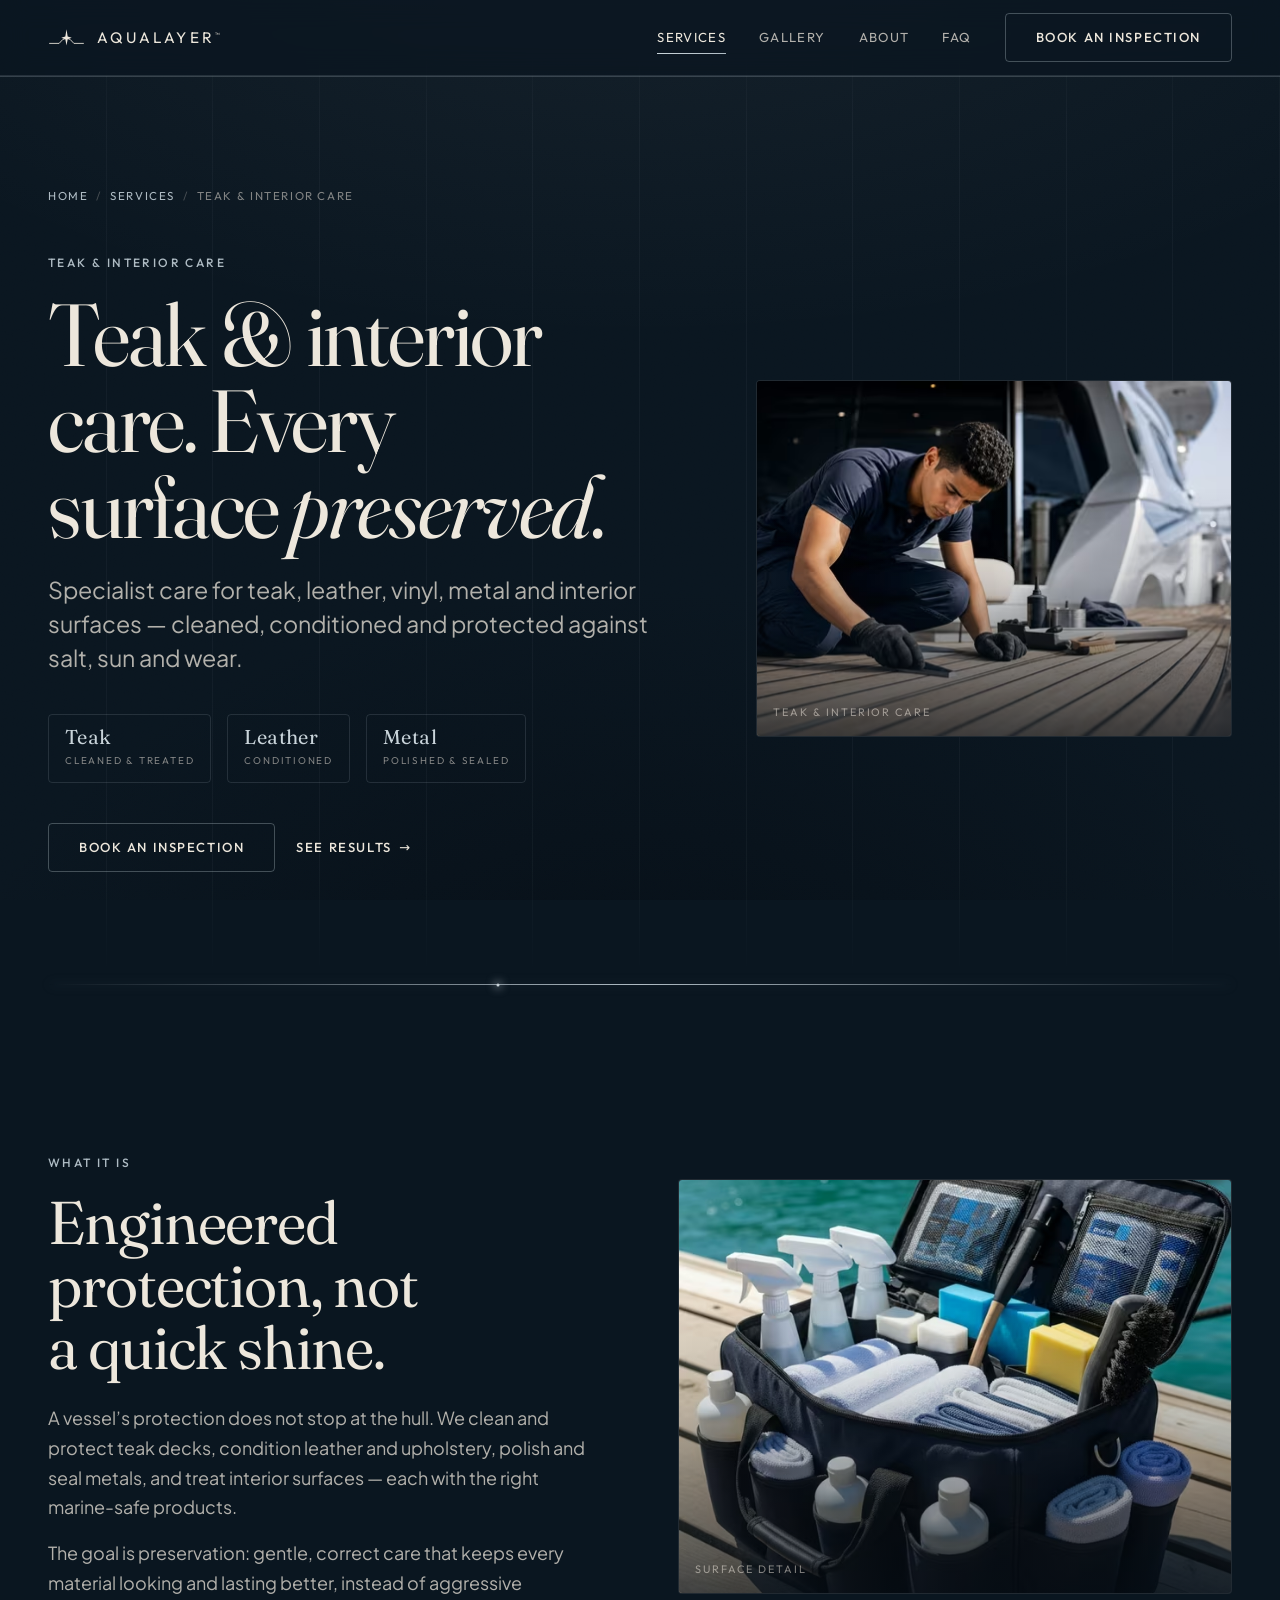
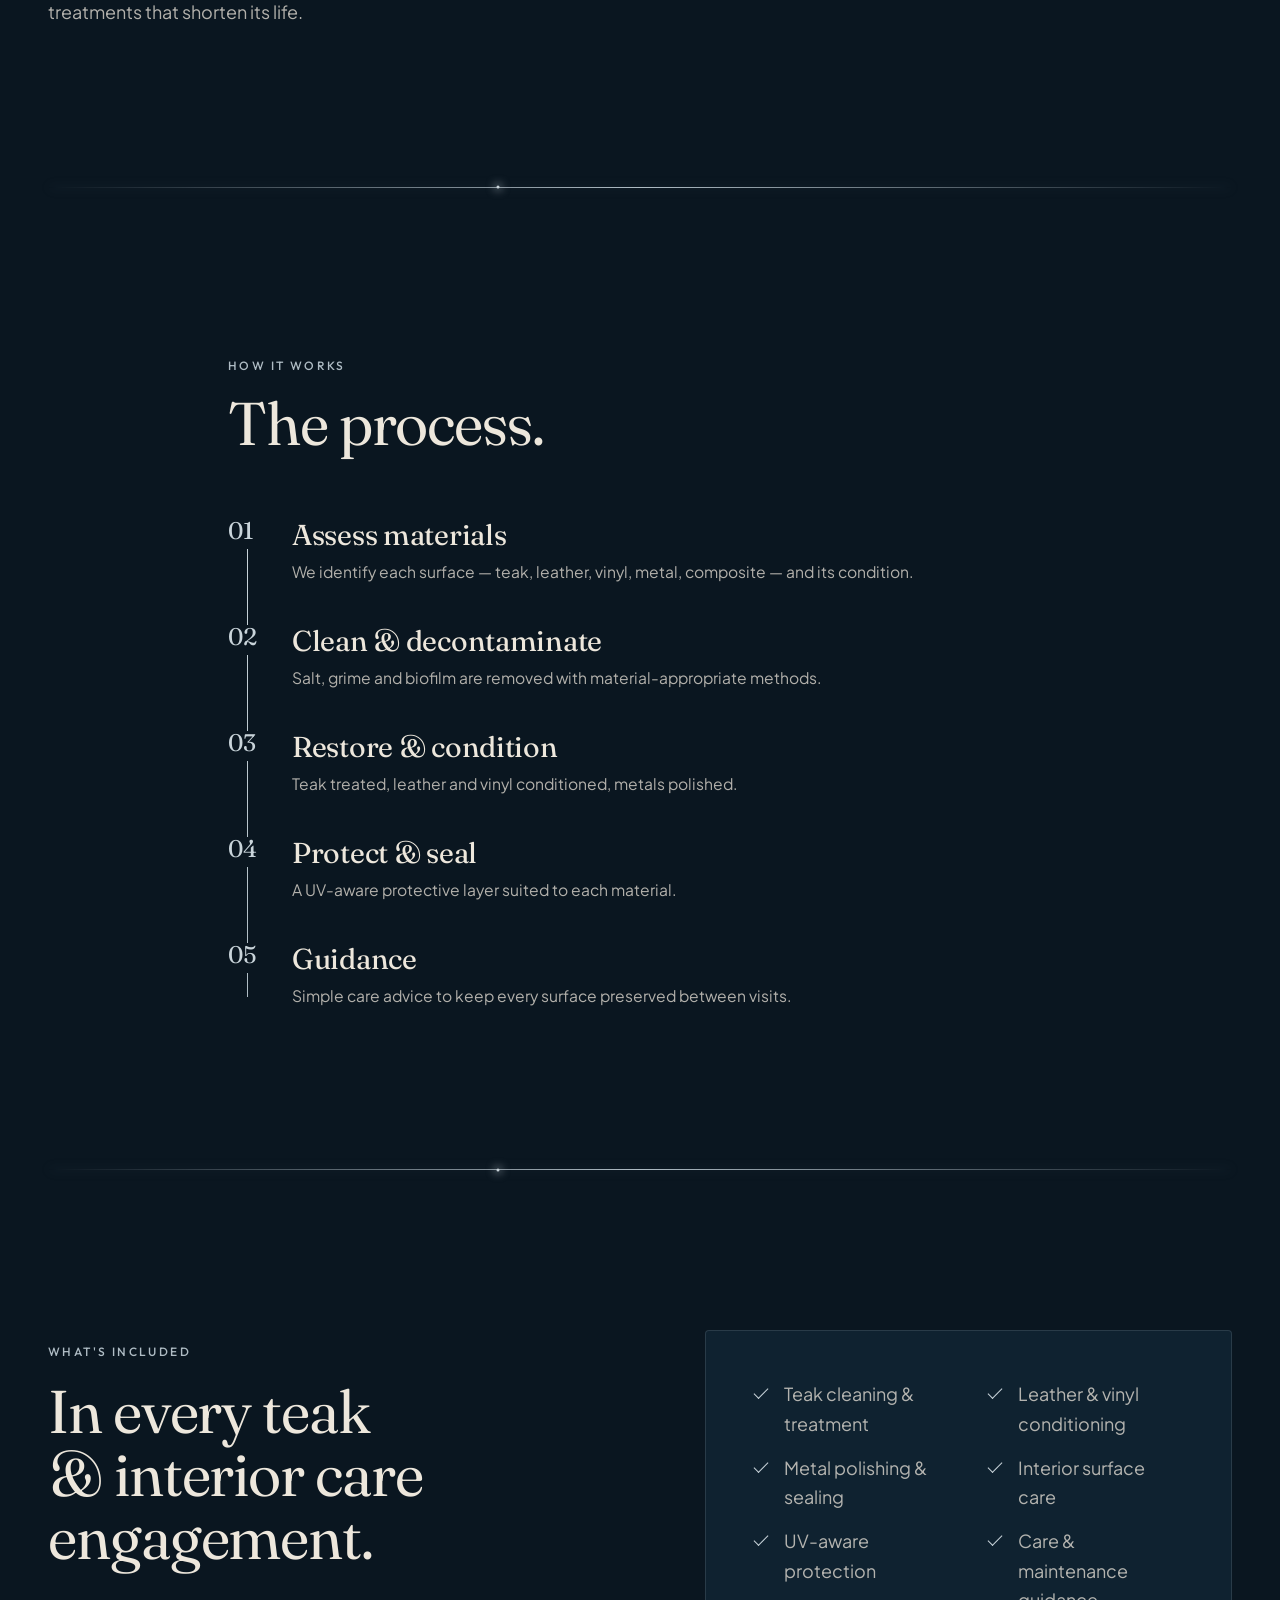
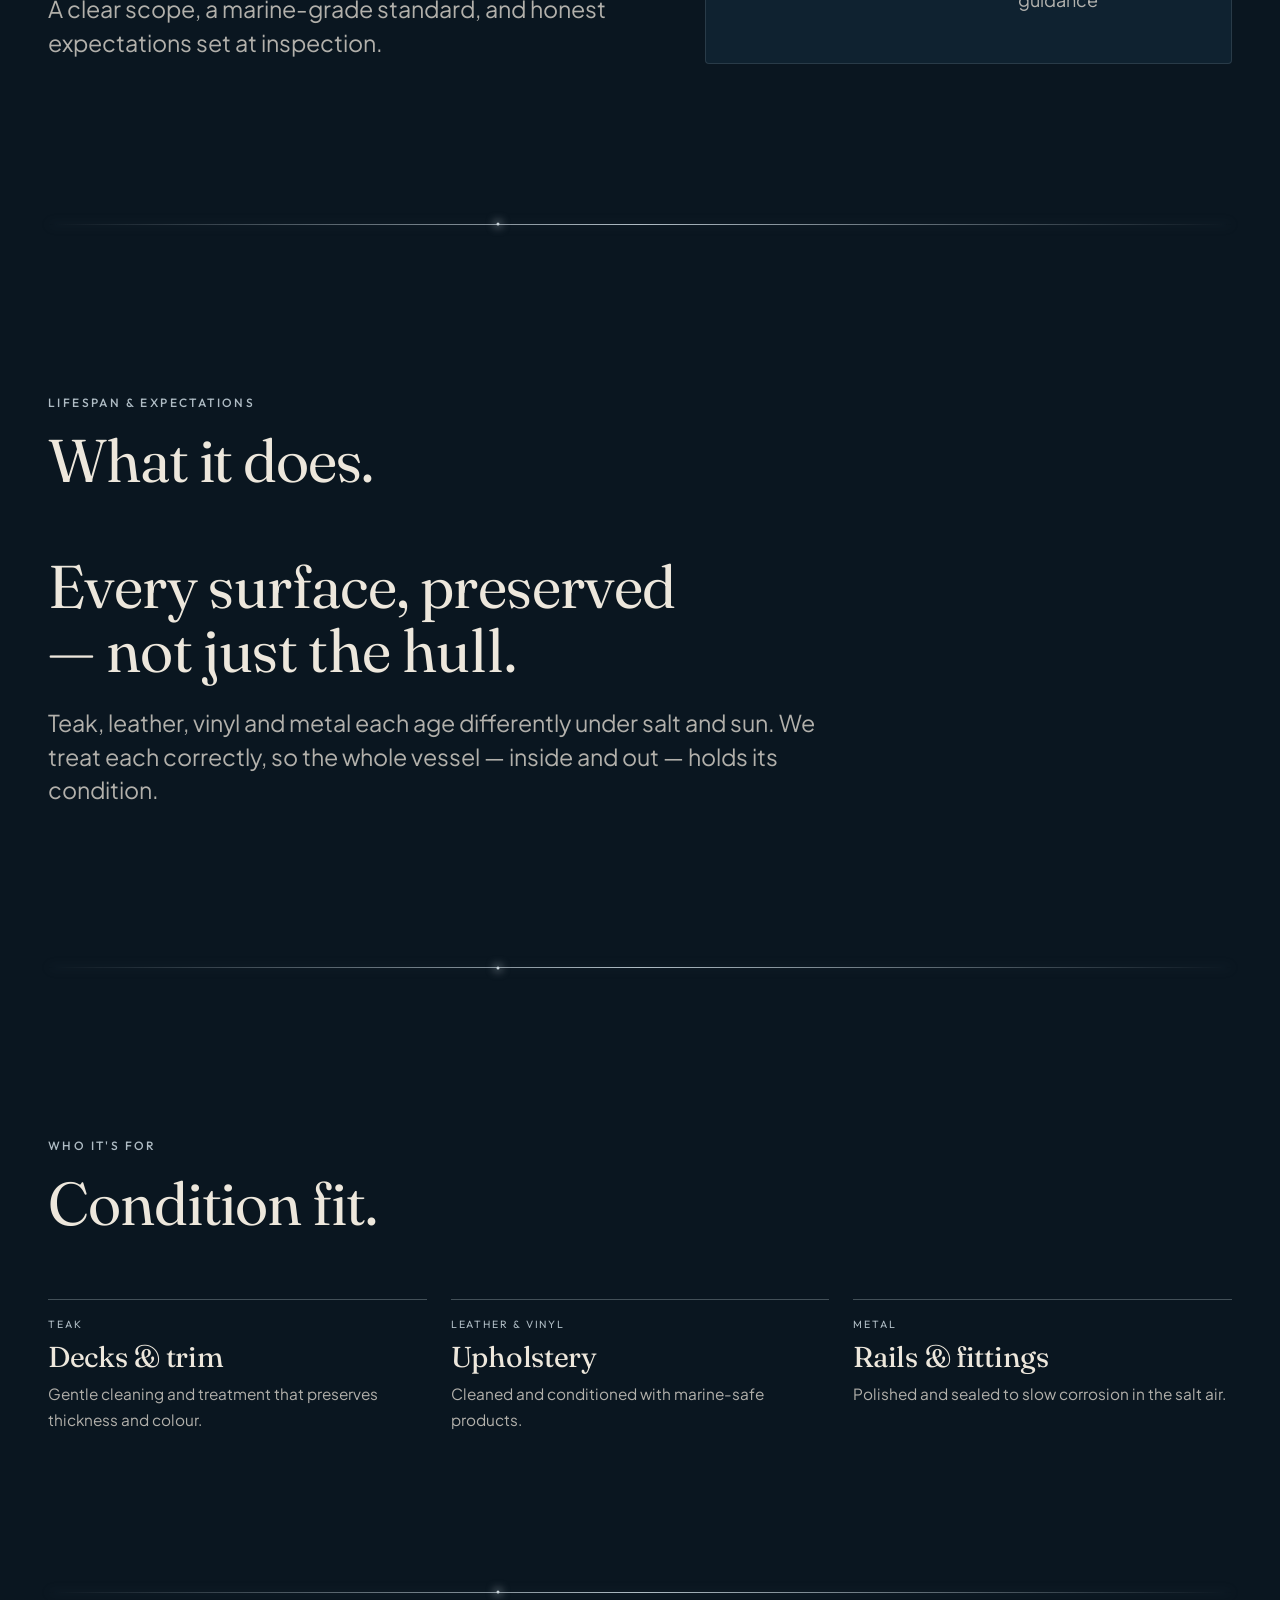
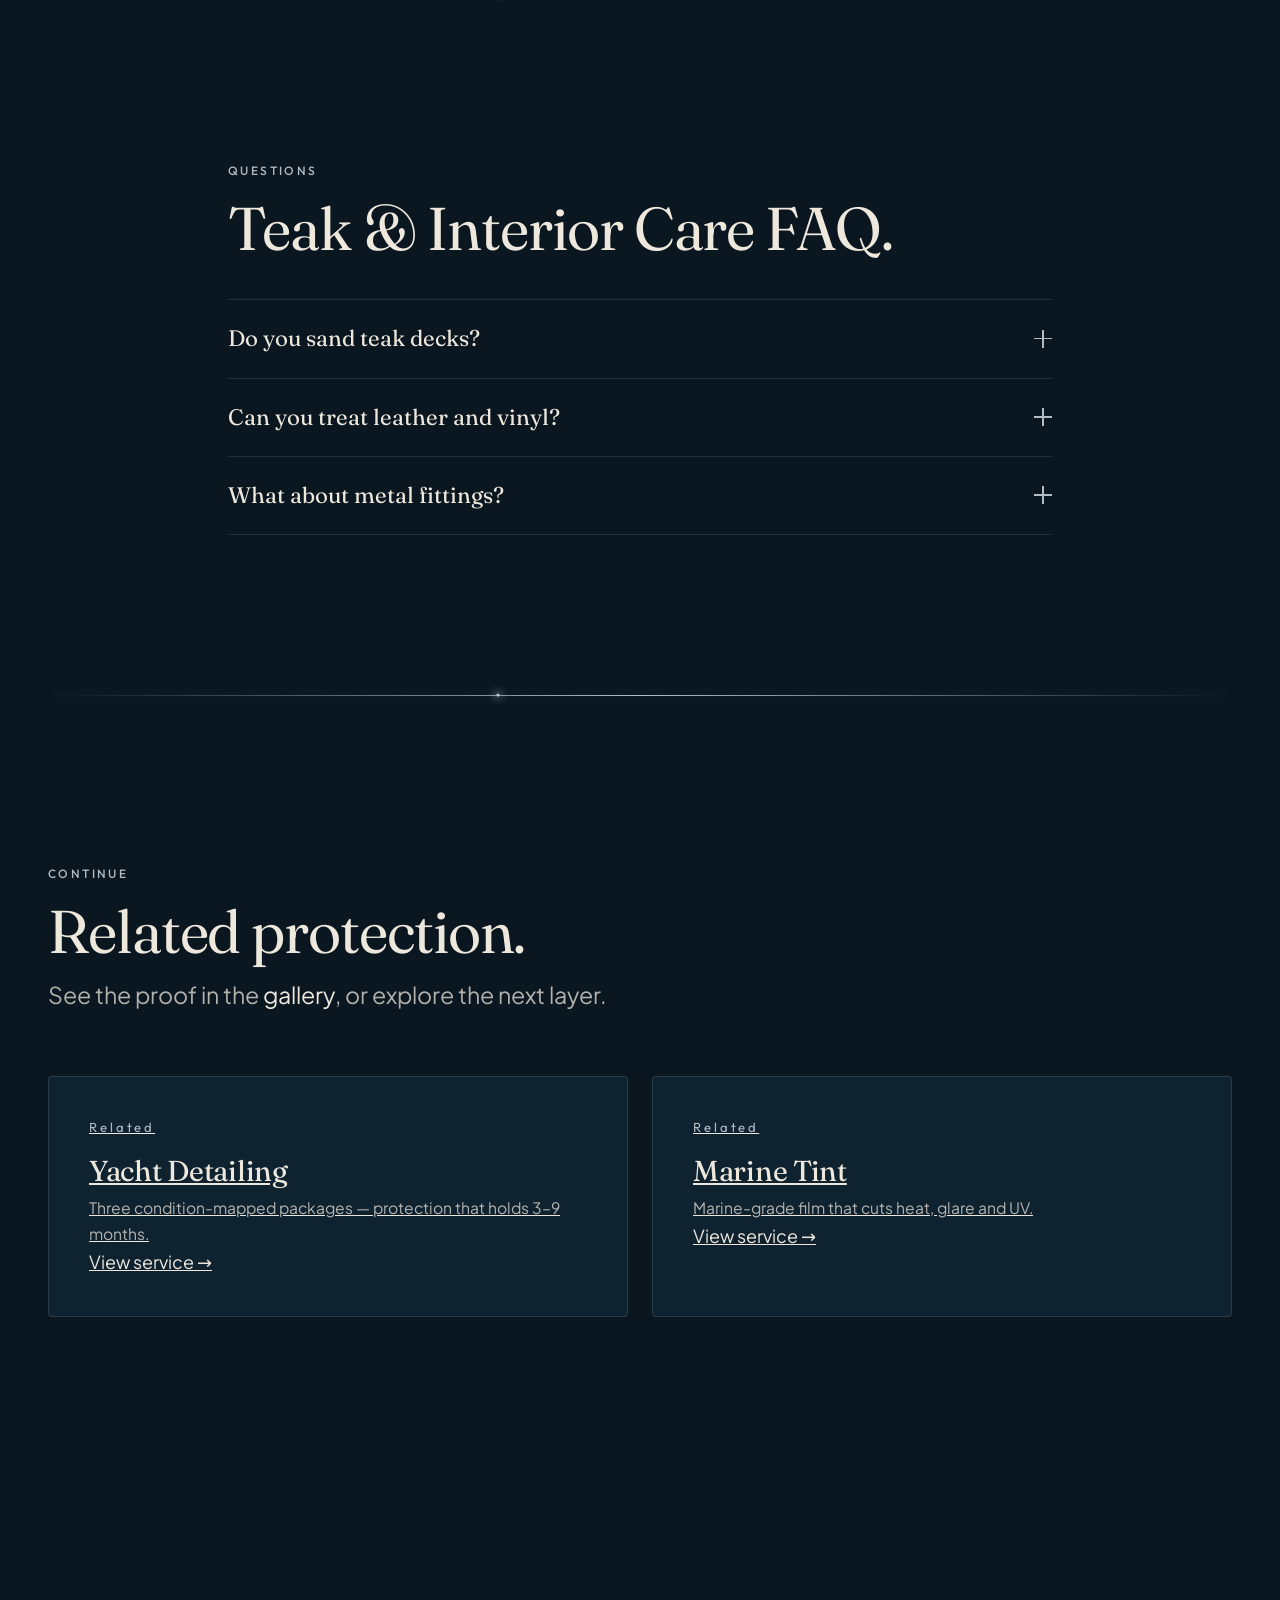
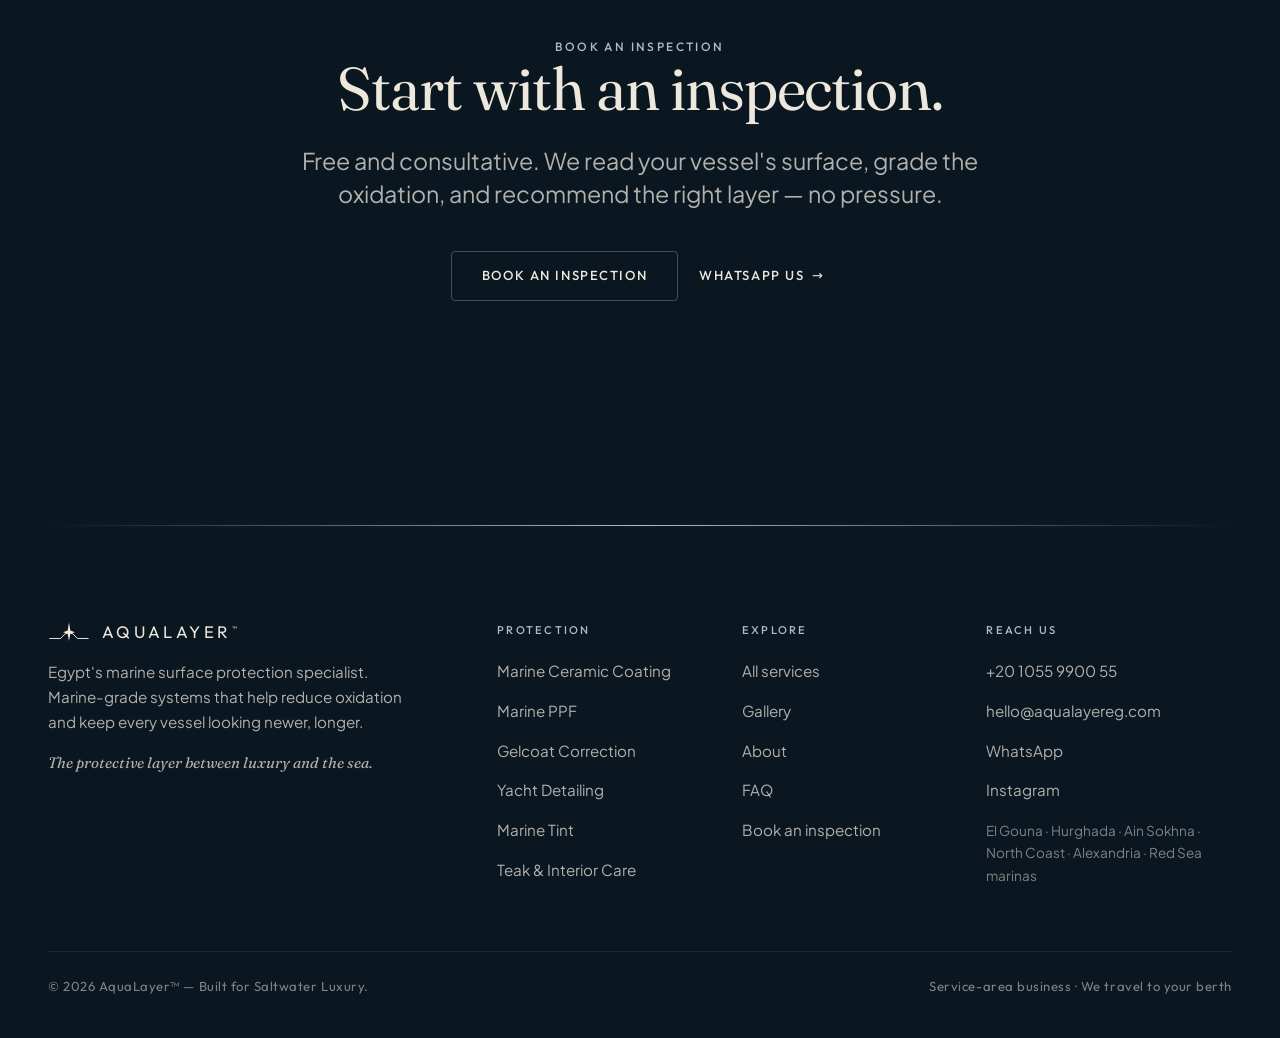
<file: services/teak-and-interior-care/index.html>
<!DOCTYPE html>
<html lang="en">
<head>
<meta charset="utf-8">
<meta name="viewport" content="width=device-width, initial-scale=1">
<title>Teak Deck & Yacht Interior Care in Egypt | AquaLayer™</title>
<meta name="description" content="Specialist teak, leather, vinyl, metal and interior care for yachts in Egypt. Cleaned, conditioned and protected against salt, sun and wear. Book a free inspection.">
<script>document.documentElement.classList.add('js')</script>
<link rel="canonical" href="https://aqualayereg.com/services/teak-and-interior-care/">
<meta name="theme-color" content="#0A1620">
<meta name="robots" content="index, follow, max-image-preview:large">
<meta property="og:type" content="website">
<meta property="og:site_name" content="AquaLayer™">
<meta property="og:title" content="Teak Deck & Yacht Interior Care in Egypt | AquaLayer™">
<meta property="og:description" content="Specialist teak, leather, vinyl, metal and interior care for yachts in Egypt. Cleaned, conditioned and protected against salt, sun and wear. Book a free inspection.">
<meta property="og:url" content="https://aqualayereg.com/services/teak-and-interior-care/">
<meta property="og:image" content="https://aqualayereg.com/assets/img/og-default.jpg">
<meta property="og:image:width" content="1200">
<meta property="og:image:height" content="630">
<meta property="og:image:alt" content="AquaLayer — the protective layer between luxury and the sea.">
<meta name="twitter:card" content="summary_large_image">
<meta name="twitter:title" content="Teak Deck & Yacht Interior Care in Egypt | AquaLayer™">
<meta name="twitter:description" content="Specialist teak, leather, vinyl, metal and interior care for yachts in Egypt. Cleaned, conditioned and protected against salt, sun and wear. Book a free inspection.">
<meta name="twitter:image" content="https://aqualayereg.com/assets/img/og-default.jpg">
<link rel="icon" href="../../favicon.svg" type="image/svg+xml">
<link rel="icon" href="../../favicon-32.png" sizes="32x32" type="image/png">
<link rel="alternate icon" href="../../favicon.ico">
<link rel="apple-touch-icon" href="../../apple-touch-icon.png">
<link rel="preload" href="../../assets/fonts/fraunces-normal.woff2" as="font" type="font/woff2" crossorigin>
<link rel="preload" href="../../assets/fonts/plus-jakarta-sans-normal.woff2" as="font" type="font/woff2" crossorigin>
<link rel="stylesheet" href="../../assets/css/fonts.css">
<link rel="stylesheet" href="../../assets/css/site.css">
<link rel="stylesheet" href="../../assets/css/service.css">
<link rel="stylesheet" href="../../assets/css/mobile.css">
<link rel="preload" as="image" href="../../assets/img/teak-deck-care-640.webp" imagesrcset="../../assets/img/teak-deck-care-1000.webp 1000w, ../../assets/img/teak-deck-care-640.webp 640w, ../../assets/img/teak-deck-care-420.webp 420w" imagesizes="(min-width:920px) 42vw, 92vw" type="image/webp">
<script type="application/ld+json">
{
  "@context": "https://schema.org",
  "@graph": [
    {
      "@type": "Organization",
      "@id": "https://aqualayereg.com/#organization",
      "name": "AquaLayer",
      "legalName": "AquaLayer™",
      "url": "https://aqualayereg.com/",
      "email": "hello@aqualayereg.com",
      "telephone": "+201055990055",
      "logo": "https://aqualayereg.com/apple-touch-icon.png",
      "image": "https://aqualayereg.com/assets/img/og-default.jpg",
      "description": "Egypt's premium marine surface protection specialist.",
      "slogan": "The protective layer between luxury and the sea.",
      "sameAs": [
        "https://www.instagram.com/aqualayereg/"
      ]
    },
    {
      "@type": "WebSite",
      "@id": "https://aqualayereg.com/#website",
      "url": "https://aqualayereg.com/",
      "name": "AquaLayer™",
      "publisher": {
        "@id": "https://aqualayereg.com/#organization"
      },
      "inLanguage": "en"
    },
    {
      "@type": "BreadcrumbList",
      "itemListElement": [
        {
          "@type": "ListItem",
          "position": 1,
          "name": "Home",
          "item": "https://aqualayereg.com/"
        },
        {
          "@type": "ListItem",
          "position": 2,
          "name": "Services",
          "item": "https://aqualayereg.com/services/"
        },
        {
          "@type": "ListItem",
          "position": 3,
          "name": "Teak & Interior Care",
          "item": "https://aqualayereg.com/services/teak-and-interior-care/"
        }
      ]
    },
    {
      "@type": "Service",
      "@id": "https://aqualayereg.com/services/teak-and-interior-care/#service",
      "name": "Teak & Interior Care",
      "serviceType": "Teak & Interior Care",
      "provider": {
        "@id": "https://aqualayereg.com/#organization"
      },
      "areaServed": [
        {
          "@type": "Place",
          "name": "El Gouna"
        },
        {
          "@type": "Place",
          "name": "Hurghada"
        },
        {
          "@type": "Place",
          "name": "Ain Sokhna"
        },
        {
          "@type": "Place",
          "name": "North Coast (Sahel), Egypt"
        },
        {
          "@type": "Place",
          "name": "Alexandria"
        },
        {
          "@type": "Place",
          "name": "Red Sea marinas"
        }
      ],
      "description": "Specialist teak, leather, vinyl, metal and interior care for yachts in Egypt. Cleaned, conditioned and protected against salt, sun and wear. Book a free inspection.",
      "url": "https://aqualayereg.com/services/teak-and-interior-care/",
      "image": "https://aqualayereg.com/assets/img/teak-deck-care-1000.jpg",
      "offers": {
        "@type": "Offer",
        "name": "Free marine surface inspection",
        "price": "0",
        "priceCurrency": "EGP",
        "availability": "https://schema.org/InStock",
        "url": "https://aqualayereg.com/contact/"
      }
    },
    {
      "@type": "FAQPage",
      "@id": "https://aqualayereg.com/services/teak-and-interior-care/#faq",
      "mainEntity": [
        {
          "@type": "Question",
          "name": "Do you sand teak decks?",
          "acceptedAnswer": {
            "@type": "Answer",
            "text": "We prefer gentle cleaning and treatment to preserve teak thickness and life. Aggressive sanding is a last resort, used only when genuinely necessary."
          }
        },
        {
          "@type": "Question",
          "name": "Can you treat leather and vinyl?",
          "acceptedAnswer": {
            "@type": "Answer",
            "text": "Yes — interior leather and vinyl are cleaned and conditioned with marine-safe products to resist drying, cracking and fading."
          }
        },
        {
          "@type": "Question",
          "name": "What about metal fittings?",
          "acceptedAnswer": {
            "@type": "Answer",
            "text": "Rails, cleats and fittings are polished and sealed to help slow the corrosion that salt air accelerates."
          }
        }
      ]
    },
    {
      "@type": "WebPage",
      "@id": "https://aqualayereg.com/services/teak-and-interior-care/#webpage",
      "url": "https://aqualayereg.com/services/teak-and-interior-care/",
      "name": "Teak Deck & Yacht Interior Care in Egypt | AquaLayer™",
      "isPartOf": {
        "@id": "https://aqualayereg.com/#website"
      },
      "inLanguage": "en"
    }
  ]
}
</script>
<script src="../../assets/js/site.js" defer></script>
<script src="../../assets/js/faq.js" defer></script>
</head>
<body>
<a class="skip-link" href="#main">Skip to content</a>
<div class="bg-ground" aria-hidden="true"></div>
<div class="bg-grain" aria-hidden="true"></div>
<span id="nav-sentinel" aria-hidden="true"></span>

<header class="site-nav" id="top">
  <div class="site-nav__inner">
    <a class="brand" href="../../index.html" aria-label="AquaLayer — home">
      <svg class="brand__mark" viewBox="0 0 60 32" fill="none" aria-hidden="true" focusable="false">
        <path d="M2.5 25 L18 25 Q30 8 42 25 L57.5 25" stroke="currentColor" stroke-width="1.4" stroke-linecap="round"></path>
        <path d="M30 2 L31.9 13.7 L38.5 16 L31.9 18.3 L30 28.5 L28.1 18.3 L21.5 16 L28.1 13.7 Z" fill="currentColor"></path>
      </svg>
      <span class="brand__word">AquaLayer<sup>™</sup></span>
    </a>
    <div class="nav-right">
      <nav class="nav-links" aria-label="Primary">
        <a href="../../services/index.html" aria-current="page">Services</a>
        <a href="../../gallery/index.html">Gallery</a>
        <a href="../../about/index.html">About</a>
        <a href="../../faq/index.html">FAQ</a>
      </nav>
      <a class="btn nav-cta" href="../../contact/index.html">Book an inspection</a>
      <button class="nav-toggle" aria-label="Open menu" aria-expanded="false" aria-controls="nav-overlay">
        <span></span><span></span><span></span>
      </button>
    </div>
  </div>
</header>

<div class="nav-overlay" id="nav-overlay" aria-hidden="true">
  <nav class="nav-overlay__links" aria-label="Mobile">
    <a href="../../services/index.html"><span class="idx">01</span>Services</a>
    <a href="../../gallery/index.html"><span class="idx">02</span>Gallery</a>
    <a href="../../about/index.html"><span class="idx">03</span>About</a>
    <a href="../../faq/index.html"><span class="idx">04</span>FAQ</a>
    <a href="../../contact/index.html"><span class="idx">05</span>Contact</a>
  </nav>
  <a class="btn" href="../../contact/index.html">Book an inspection</a>
  <div class="nav-overlay__meta">
    <a href="tel:+201055990055">+20 1055 9900 55</a>
    <a href="mailto:hello@aqualayereg.com">hello@aqualayereg.com</a>
    <a href="https://wa.me/201055990055?text=Hello%20AquaLayer%2C%20I%20would%20like%20to%20book%20an%20inspection." target="_blank" rel="noopener">WhatsApp</a>
  </div>
</div>
<main id="main">

  <section class="page-hero col-guides" aria-labelledby="svc-h1">
    <div class="container">
      <nav class="breadcrumb" aria-label="Breadcrumb">
        <a href="../../index.html">Home</a><span class="sep" aria-hidden="true">/</span>
        <a href="../../services/index.html">Services</a><span class="sep" aria-hidden="true">/</span>
        <span aria-current="page">Teak & Interior Care</span>
      </nav>
      <div class="svc-hero__layout">
        <div class="page-hero__inner">
          <p class="eyebrow">Teak & Interior Care</p>
          <h1 id="svc-h1">Teak &amp; interior care. Every surface <span class="kw">preserved</span>.</h1>
          <p class="lead">Specialist care for teak, leather, vinyl, metal and interior surfaces — cleaned, conditioned and protected against salt, sun and wear.</p>
          <div class="chip-row"><div class="chip"><b class="tnum">Teak</b><span>Cleaned & treated</span></div><div class="chip"><b class="tnum">Leather</b><span>Conditioned</span></div><div class="chip"><b class="tnum">Metal</b><span>Polished & sealed</span></div></div>
          <div class="btn-row page-hero__cta">
            <a class="btn btn--primary" href="../../contact/index.html">Book an inspection</a>
            <a class="btn btn--ghost" href="../../gallery/index.html">See results <span aria-hidden="true">→</span></a>
          </div>
        </div>
        <div class="svc-hero__media" data-reveal style="--d:120ms"><figure class="surface has-img gloss" data-ratio="4x3" data-reveal>
      <picture>
        <source type="image/avif" srcset="../../assets/img/teak-deck-care-1000.avif 1000w, ../../assets/img/teak-deck-care-640.avif 640w, ../../assets/img/teak-deck-care-420.avif 420w" sizes="(min-width:920px) 42vw, 92vw">
        <source type="image/webp" srcset="../../assets/img/teak-deck-care-1000.webp 1000w, ../../assets/img/teak-deck-care-640.webp 640w, ../../assets/img/teak-deck-care-420.webp 420w" sizes="(min-width:920px) 42vw, 92vw">
        <img class="ph-img" src="../../assets/img/teak-deck-care-640.jpg" srcset="../../assets/img/teak-deck-care-1000.jpg 1000w, ../../assets/img/teak-deck-care-640.jpg 640w, ../../assets/img/teak-deck-care-420.jpg 420w" sizes="(min-width:920px) 42vw, 92vw" width="1376" height="768" alt="A technician kneeling to clean and treat a teak yacht deck" fetchpriority="high" decoding="async">
      </picture>
      <span class="surface__scrim" aria-hidden="true"></span>
      <span class="surface__tag">Teak & Interior Care</span>
    </figure></div>
      </div>
    </div>
  </section>
  
  <div class="section-divider" aria-hidden="true"><div class="container"><div class="waterline"></div></div></div>

  <section class="section svc-define" aria-labelledby="what-h2">
    <div class="container">
      <div class="split">
        <div data-reveal>
          <p class="eyebrow">What it is</p>
          <h2 id="what-h2" style="margin:16px 0 24px">Engineered protection, not a quick shine.</h2>
          <div class="body"><p>A vessel’s protection does not stop at the hull. We clean and protect teak decks, condition leather and upholstery, polish and seal metals, and treat interior surfaces — each with the right marine-safe products.</p><p>The goal is preservation: gentle, correct care that keeps every material looking and lasting better, instead of aggressive treatments that shorten its life.</p></div>
        </div>
        <div class="split__media" data-reveal style="--d:120ms"><figure class="surface has-img gloss" data-ratio="4x3" data-reveal>
      <picture>
        <source type="image/avif" srcset="../../assets/img/teak-detail-896.avif 896w, ../../assets/img/teak-detail-640.avif 640w, ../../assets/img/teak-detail-420.avif 420w" sizes="(min-width:880px) 45vw, 92vw">
        <source type="image/webp" srcset="../../assets/img/teak-detail-896.webp 896w, ../../assets/img/teak-detail-640.webp 640w, ../../assets/img/teak-detail-420.webp 420w" sizes="(min-width:880px) 45vw, 92vw">
        <img class="ph-img" src="../../assets/img/teak-detail-640.jpg" srcset="../../assets/img/teak-detail-896.jpg 896w, ../../assets/img/teak-detail-640.jpg 640w, ../../assets/img/teak-detail-420.jpg 420w" sizes="(min-width:880px) 45vw, 92vw" width="896" height="1280" alt="A professional marine care kit of brushes, applicators and marine-safe products on a teak dock" loading="lazy" decoding="async">
      </picture>
      <span class="surface__scrim" aria-hidden="true"></span>
      <span class="surface__tag">Surface detail</span>
    </figure></div>
      </div>
    </div>
  </section>
  
  <div class="section-divider" aria-hidden="true"><div class="container"><div class="waterline"></div></div></div>

  <section class="section" aria-labelledby="how-h2">
    <div class="container container--narrow">
      <div class="sec-head" data-reveal style="margin-bottom:var(--s6)">
        <p class="eyebrow">How it works</p>
        <h2 id="how-h2">The process.</h2>
      </div>
      <div class="steps" data-reveal><div class="steps__track" aria-hidden="true"></div><div class="step"><div class="step__n tnum" aria-hidden="true">01</div><div><h3 class="step__t">Assess materials</h3><p class="step__b">We identify each surface — teak, leather, vinyl, metal, composite — and its condition.</p></div></div><div class="step"><div class="step__n tnum" aria-hidden="true">02</div><div><h3 class="step__t">Clean & decontaminate</h3><p class="step__b">Salt, grime and biofilm are removed with material-appropriate methods.</p></div></div><div class="step"><div class="step__n tnum" aria-hidden="true">03</div><div><h3 class="step__t">Restore & condition</h3><p class="step__b">Teak treated, leather and vinyl conditioned, metals polished.</p></div></div><div class="step"><div class="step__n tnum" aria-hidden="true">04</div><div><h3 class="step__t">Protect & seal</h3><p class="step__b">A UV-aware protective layer suited to each material.</p></div></div><div class="step"><div class="step__n tnum" aria-hidden="true">05</div><div><h3 class="step__t">Guidance</h3><p class="step__b">Simple care advice to keep every surface preserved between visits.</p></div></div></div>
    </div>
  </section>
  
  <div class="section-divider" aria-hidden="true"><div class="container"><div class="waterline"></div></div></div>

  <section class="section" aria-labelledby="inc-h2">
    <div class="container">
      <div class="split split--wide-left">
        <div data-reveal>
          <p class="eyebrow">What's included</p>
          <h2 id="inc-h2" style="margin:16px 0 24px">In every teak & interior care engagement.</h2>
          <p class="lead">A clear scope, a marine-grade standard, and honest expectations set at inspection.</p>
        </div>
        <div class="included" data-reveal style="--d:120ms"><ul class="checklist checklist--2"><li>Teak cleaning & treatment</li><li>Leather & vinyl conditioning</li><li>Metal polishing & sealing</li><li>Interior surface care</li><li>UV-aware protection</li><li>Care & maintenance guidance</li></ul></div>
      </div>
    </div>
  </section>
  
  <div class="section-divider" aria-hidden="true"><div class="container"><div class="waterline"></div></div></div>

  <section class="section" aria-labelledby="life-h2">
    <div class="container">
      <div class="sec-head" data-reveal style="margin-bottom:var(--s6)">
        <p class="eyebrow">Lifespan &amp; expectations</p>
        <h2 id="life-h2">What it does.</h2>
      </div>
      <div data-reveal><p class="display" style="font-size:var(--fs-h2);max-width:18ch;line-height:1.05">Every surface, preserved — not just the hull.</p><p class="lead" style="margin-top:24px">Teak, leather, vinyl and metal each age differently under salt and sun. We treat each correctly, so the whole vessel — inside and out — holds its condition.</p></div>
    </div>
  </section>
  
  
  <div class="section-divider" aria-hidden="true"><div class="container"><div class="waterline"></div></div></div>

  <section class="section" aria-labelledby="fit-h2">
    <div class="container">
      <div class="sec-head" data-reveal style="margin-bottom:var(--s6)">
        <p class="eyebrow">Who it's for</p>
        <h2 id="fit-h2">Condition fit.</h2>
      </div>
      <div class="fit-grid"><div class="fit" data-reveal><span class="fit__level">Teak</span><h3>Decks & trim</h3><p>Gentle cleaning and treatment that preserves thickness and colour.</p></div><div class="fit" data-reveal><span class="fit__level">Leather & vinyl</span><h3>Upholstery</h3><p>Cleaned and conditioned with marine-safe products.</p></div><div class="fit span-2" data-reveal><span class="fit__level">Metal</span><h3>Rails & fittings</h3><p>Polished and sealed to slow corrosion in the salt air.</p></div></div>
    </div>
  </section>
  
  <div class="section-divider" aria-hidden="true"><div class="container"><div class="waterline"></div></div></div>

  <section class="section" aria-labelledby="faq-h2">
    <div class="container container--narrow">
      <div class="sec-head" data-reveal style="margin-bottom:var(--s5)">
        <p class="eyebrow">Questions</p>
        <h2 id="faq-h2">Teak & Interior Care FAQ.</h2>
      </div>
      <div data-reveal><div class="accordion" data-accordion><div class="acc__item" data-acc-item>
      <h3 style="margin:0"><button class="acc__q" id="teak-and-interior-care-q0" data-acc-trigger aria-expanded="false" aria-controls="teak-and-interior-care-a0">Do you sand teak decks?<span class="acc__icon" aria-hidden="true"></span></button></h3>
      <div class="acc__panel" id="teak-and-interior-care-a0" role="region" aria-labelledby="teak-and-interior-care-q0"><div><p>We prefer gentle cleaning and treatment to preserve teak thickness and life. Aggressive sanding is a last resort, used only when genuinely necessary.</p></div></div>
    </div><div class="acc__item" data-acc-item>
      <h3 style="margin:0"><button class="acc__q" id="teak-and-interior-care-q1" data-acc-trigger aria-expanded="false" aria-controls="teak-and-interior-care-a1">Can you treat leather and vinyl?<span class="acc__icon" aria-hidden="true"></span></button></h3>
      <div class="acc__panel" id="teak-and-interior-care-a1" role="region" aria-labelledby="teak-and-interior-care-q1"><div><p>Yes — interior leather and vinyl are cleaned and conditioned with marine-safe products to resist drying, cracking and fading.</p></div></div>
    </div><div class="acc__item" data-acc-item>
      <h3 style="margin:0"><button class="acc__q" id="teak-and-interior-care-q2" data-acc-trigger aria-expanded="false" aria-controls="teak-and-interior-care-a2">What about metal fittings?<span class="acc__icon" aria-hidden="true"></span></button></h3>
      <div class="acc__panel" id="teak-and-interior-care-a2" role="region" aria-labelledby="teak-and-interior-care-q2"><div><p>Rails, cleats and fittings are polished and sealed to help slow the corrosion that salt air accelerates.</p></div></div>
    </div></div></div>
    </div>
  </section>
  
  <div class="section-divider" aria-hidden="true"><div class="container"><div class="waterline"></div></div></div>

  <section class="section" aria-labelledby="rel-h2">
    <div class="container">
      <div class="sec-head" data-reveal style="margin-bottom:var(--s6)">
        <p class="eyebrow">Continue</p>
        <h2 id="rel-h2">Related protection.</h2>
        <p class="lead">See the proof in the <a class="ilink" href="../../gallery/index.html">gallery</a>, or explore the next layer.</p>
      </div>
      <div class="related-grid"><a class="card sheen" href="../../services/yacht-detailing/index.html"><span class="card__num">Related</span><h3 class="card__title">Yacht Detailing</h3><p class="card__body">Three condition-mapped packages — protection that holds 3–9 months.</p><span class="card__link">View service <span class="arr" aria-hidden="true">→</span></span></a><a class="card sheen" href="../../services/marine-tint/index.html"><span class="card__num">Related</span><h3 class="card__title">Marine Tint</h3><p class="card__body">Marine-grade film that cuts heat, glare and UV.</p><span class="card__link">View service <span class="arr" aria-hidden="true">→</span></span></a></div>
    </div>
  </section>
  <section class="section cta-band" aria-labelledby="cta-h2">
    <div class="container">
      <p class="eyebrow" data-reveal>Book an inspection</p>
      <h2 id="cta-h2" data-reveal style="--d:60ms">Start with an inspection.</h2>
      <p class="lead" data-reveal style="--d:120ms">Free and consultative. We read your vessel's surface, grade the oxidation, and recommend the right layer — no pressure.</p>
      <div class="btn-row" style="justify-content:center;--d:180ms" data-reveal>
        <a class="btn btn--primary" href="../../contact/index.html">Book an inspection</a>
        <a class="btn btn--ghost" href="https://wa.me/201055990055?text=Hello%20AquaLayer%2C%20I%20would%20like%20to%20book%20an%20inspection." target="_blank" rel="noopener">WhatsApp us <span aria-hidden="true">→</span></a>
      </div>
    </div>
  </section>
</main>
<footer class="site-footer" role="contentinfo">
  <div class="container">
    <div class="footer-grid">
      <div class="footer-brand">
        <a class="brand" href="../../index.html" aria-label="AquaLayer — home">
          <svg class="brand__mark" viewBox="0 0 60 32" fill="none" aria-hidden="true" focusable="false">
        <path d="M2.5 25 L18 25 Q30 8 42 25 L57.5 25" stroke="currentColor" stroke-width="1.4" stroke-linecap="round"></path>
        <path d="M30 2 L31.9 13.7 L38.5 16 L31.9 18.3 L30 28.5 L28.1 18.3 L21.5 16 L28.1 13.7 Z" fill="currentColor"></path>
      </svg>
          <span class="brand__word">AquaLayer<sup>™</sup></span>
        </a>
        <p>Egypt's marine surface protection specialist. Marine-grade systems that help reduce oxidation and keep every vessel looking newer, longer.</p>
        <p class="footer-tagline">The protective layer between luxury and the sea.</p>
      </div>
      <div class="footer-col">
        <h4>Protection</h4>
        <ul>
          <li><a href="../../services/marine-ceramic-coating/index.html">Marine Ceramic Coating</a></li>
          <li><a href="../../services/marine-ppf/index.html">Marine PPF</a></li>
          <li><a href="../../services/gelcoat-correction/index.html">Gelcoat Correction</a></li>
          <li><a href="../../services/yacht-detailing/index.html">Yacht Detailing</a></li>
          <li><a href="../../services/marine-tint/index.html">Marine Tint</a></li>
          <li><a href="../../services/teak-and-interior-care/index.html">Teak &amp; Interior Care</a></li>
        </ul>
      </div>
      <div class="footer-col">
        <h4>Explore</h4>
        <ul>
          <li><a href="../../services/index.html">All services</a></li>
          <li><a href="../../gallery/index.html">Gallery</a></li>
          <li><a href="../../about/index.html">About</a></li>
          <li><a href="../../faq/index.html">FAQ</a></li>
          <li><a href="../../contact/index.html">Book an inspection</a></li>
        </ul>
      </div>
      <div class="footer-col">
        <h4>Reach us</h4>
        <ul>
          <li><a href="tel:+201055990055">+20 1055 9900 55</a></li>
          <li><a href="mailto:hello@aqualayereg.com">hello@aqualayereg.com</a></li>
          <li><a href="https://wa.me/201055990055?text=Hello%20AquaLayer%2C%20I%20would%20like%20to%20book%20an%20inspection." target="_blank" rel="noopener">WhatsApp</a></li>
          <li><a href="https://www.instagram.com/aqualayereg/" target="_blank" rel="noopener">Instagram</a></li>
        </ul>
        <p class="muted" style="margin-top:16px;font-size:.85rem">El Gouna · Hurghada · Ain Sokhna · North Coast · Alexandria · Red Sea marinas</p>
      </div>
    </div>
    <div class="footer-bottom">
      <p>© <span data-year>2026</span> AquaLayer™ — Built for Saltwater Luxury.</p>
      <div class="footer-legal">
        <p>Service-area business · We travel to your berth</p>
      </div>
    </div>
  </div>
</footer>
</body>
</html>
</file>
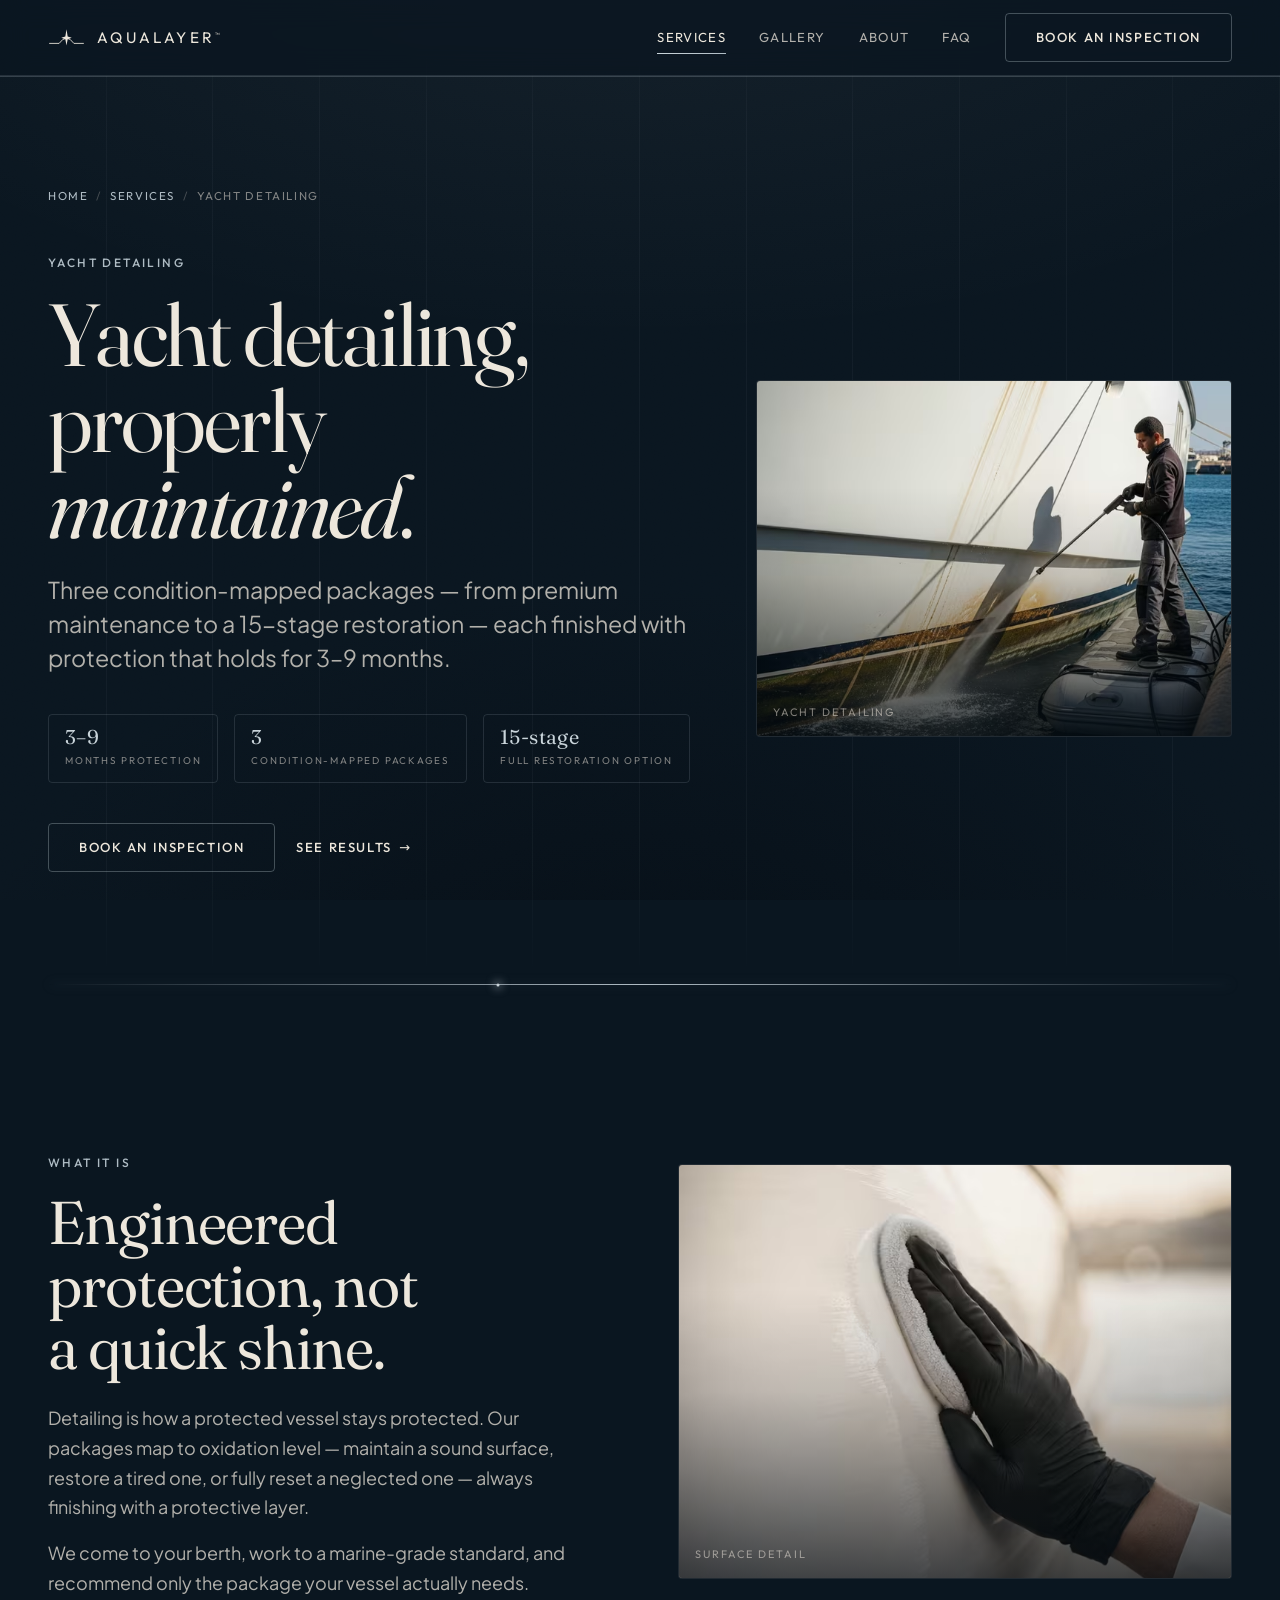
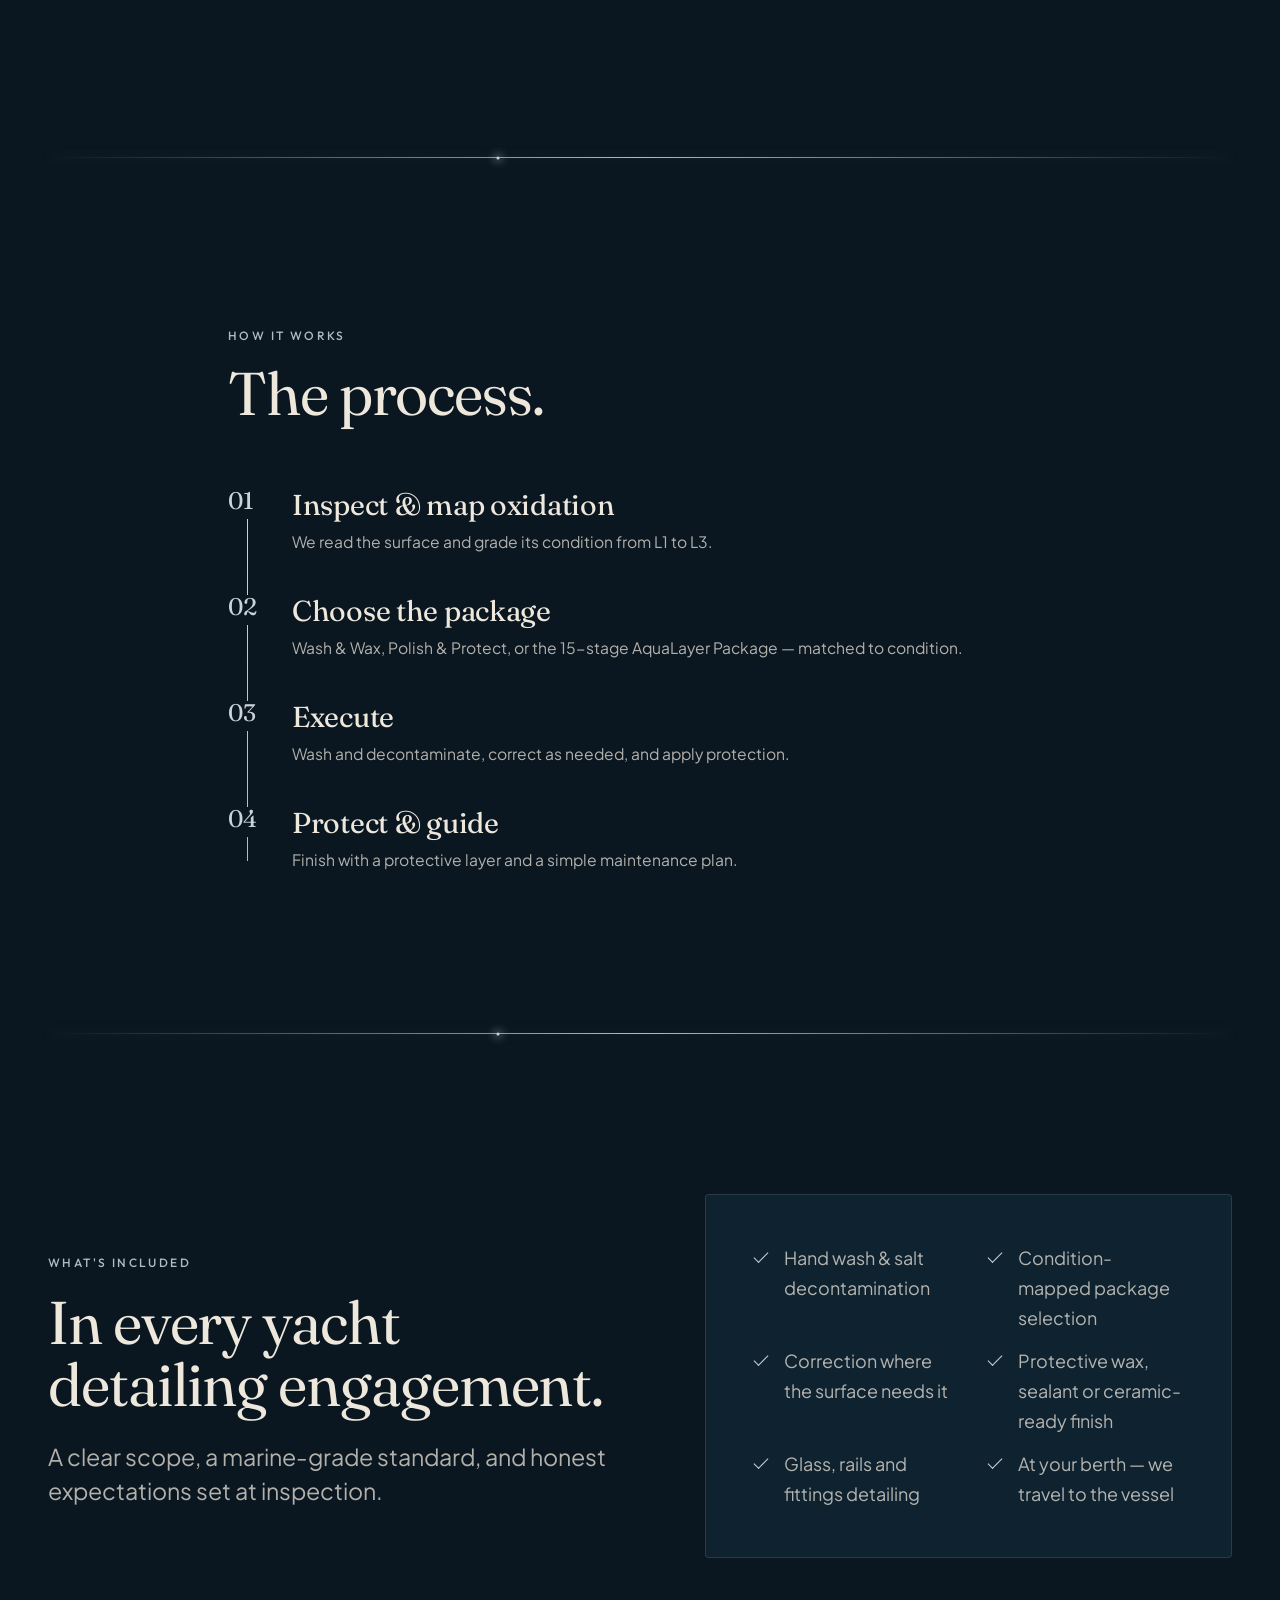
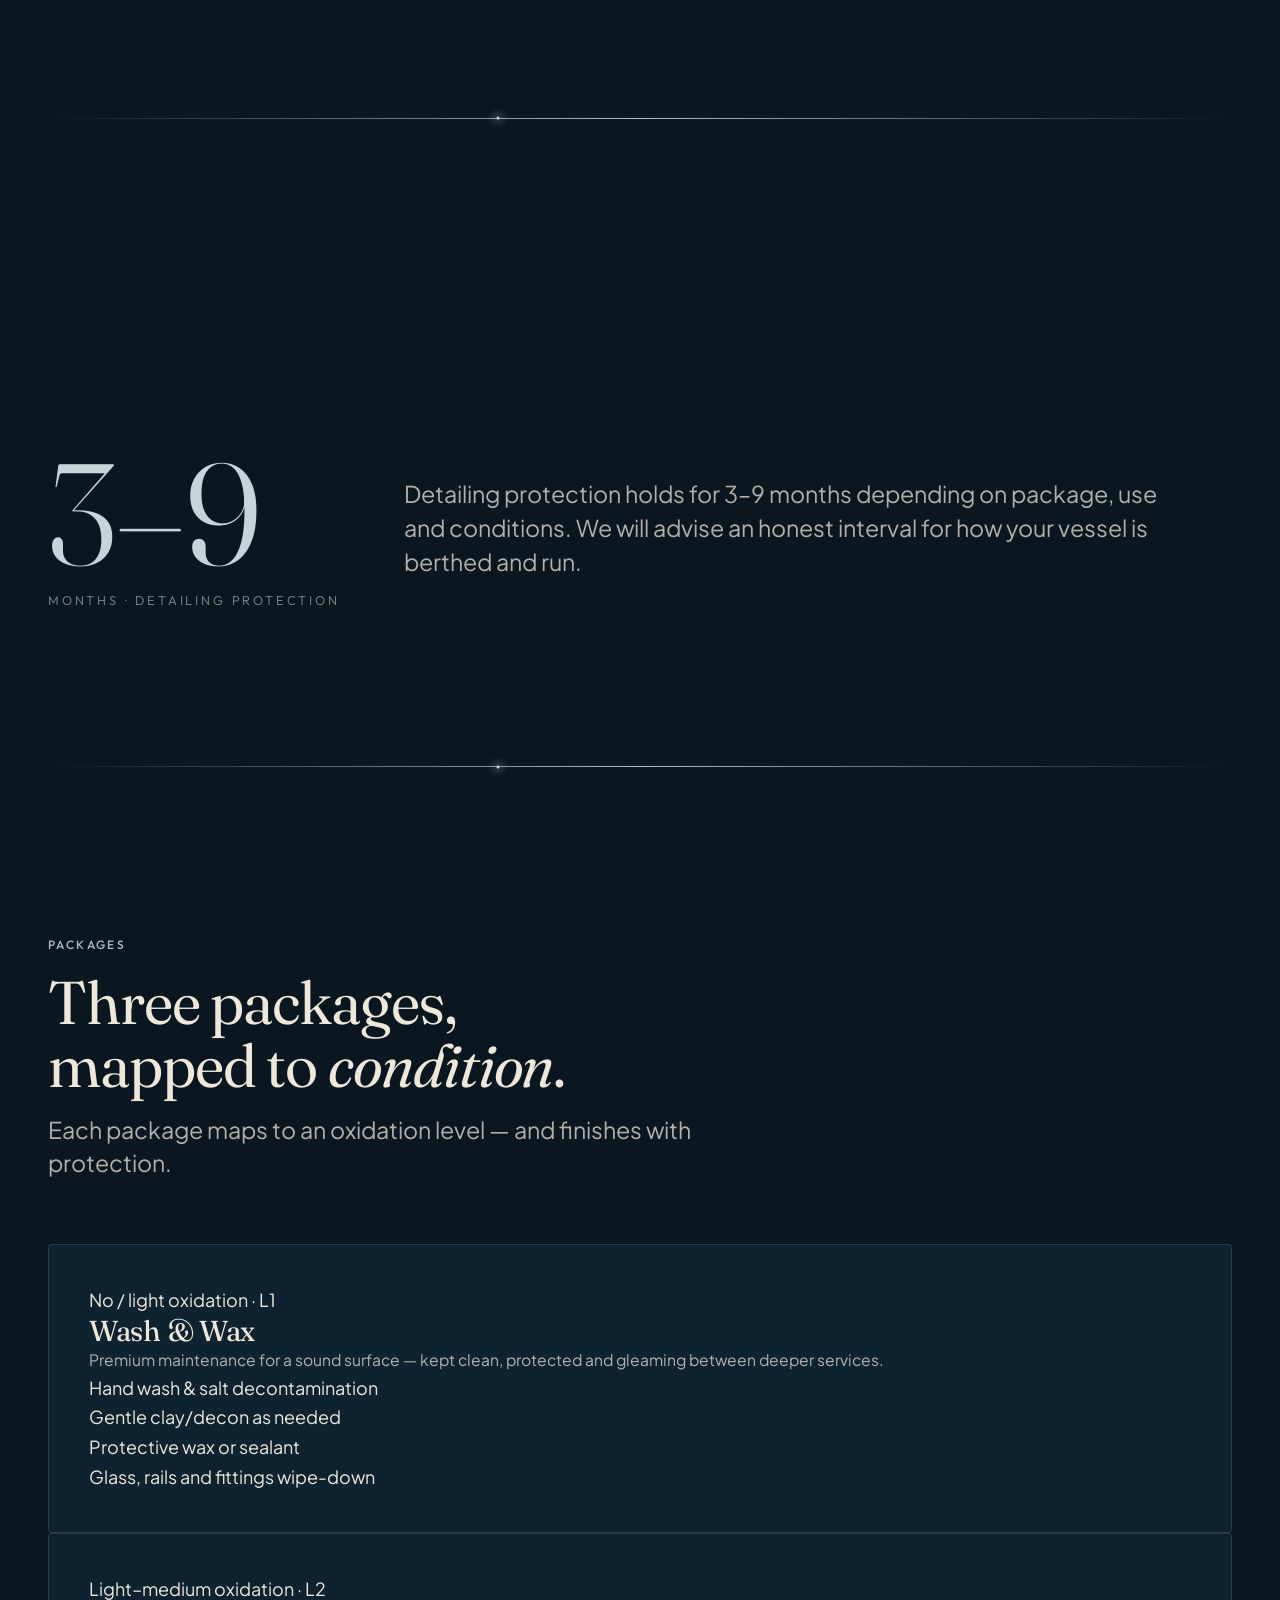
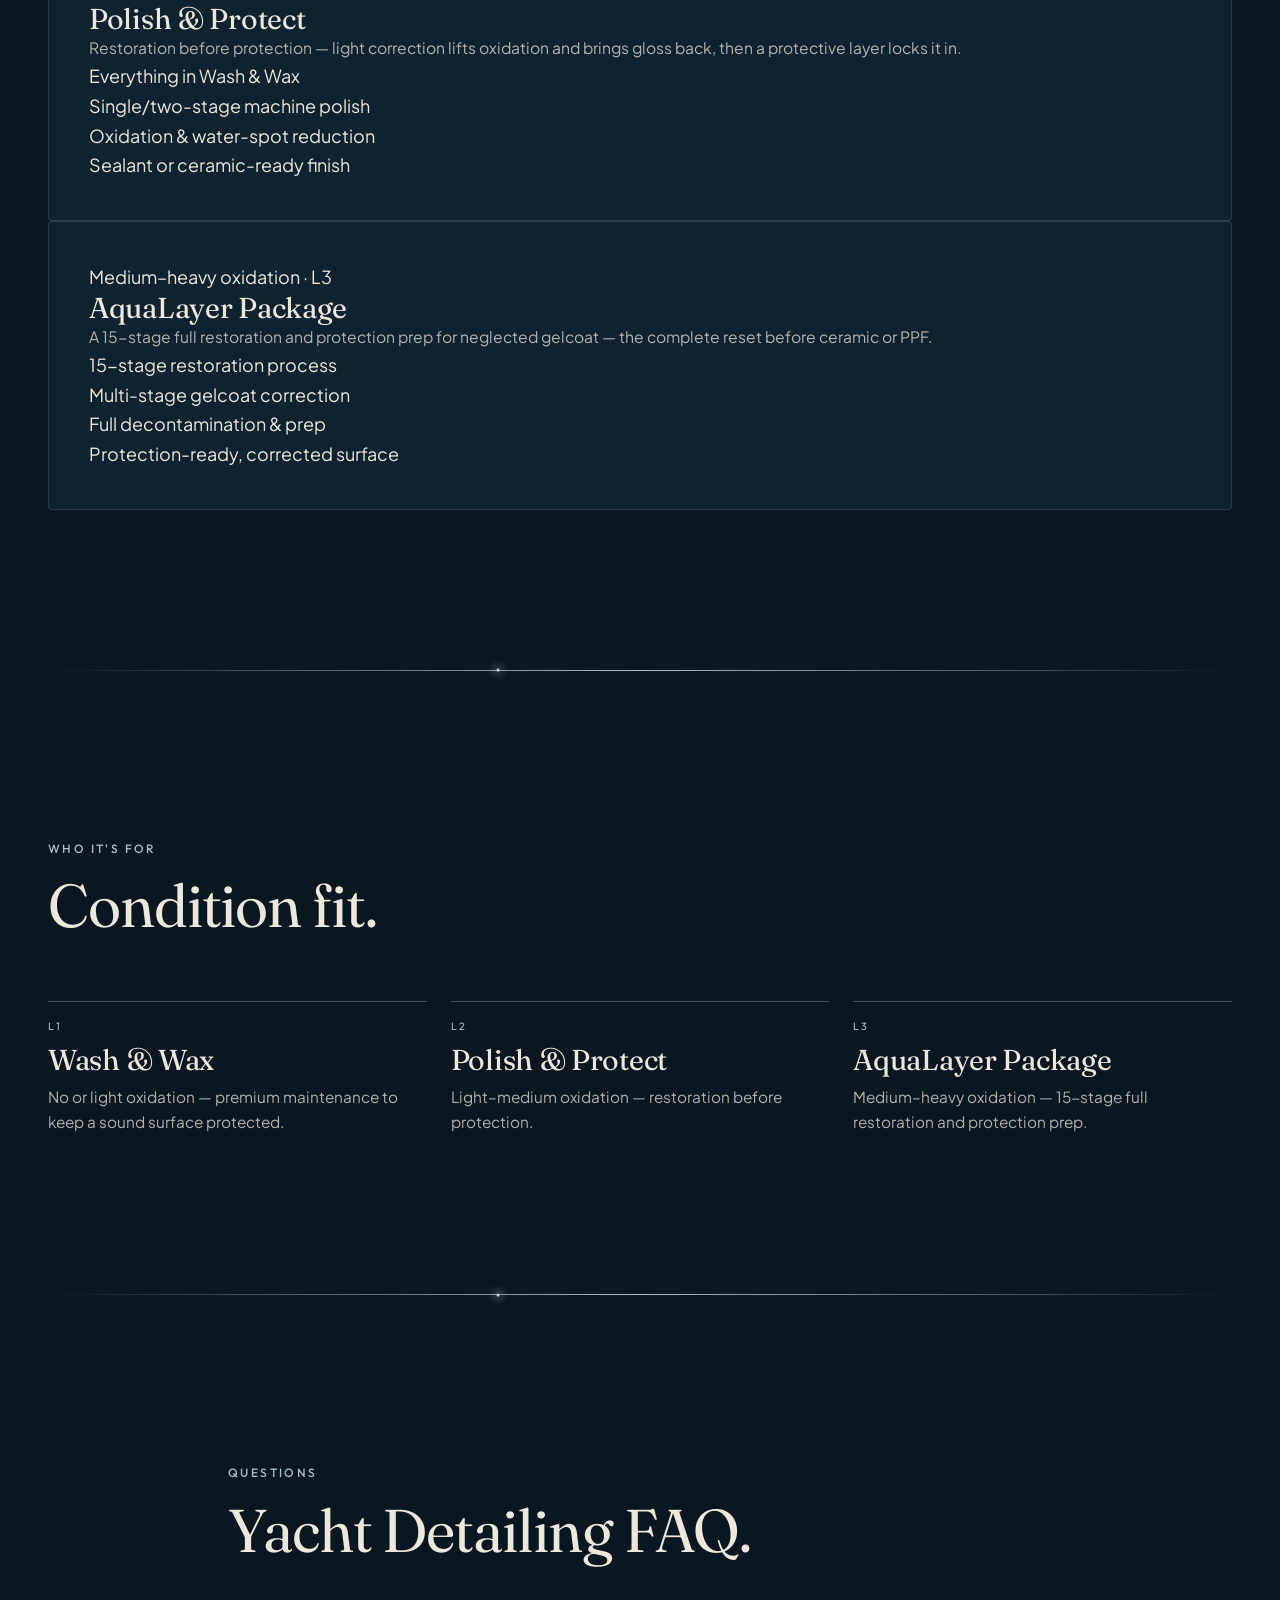
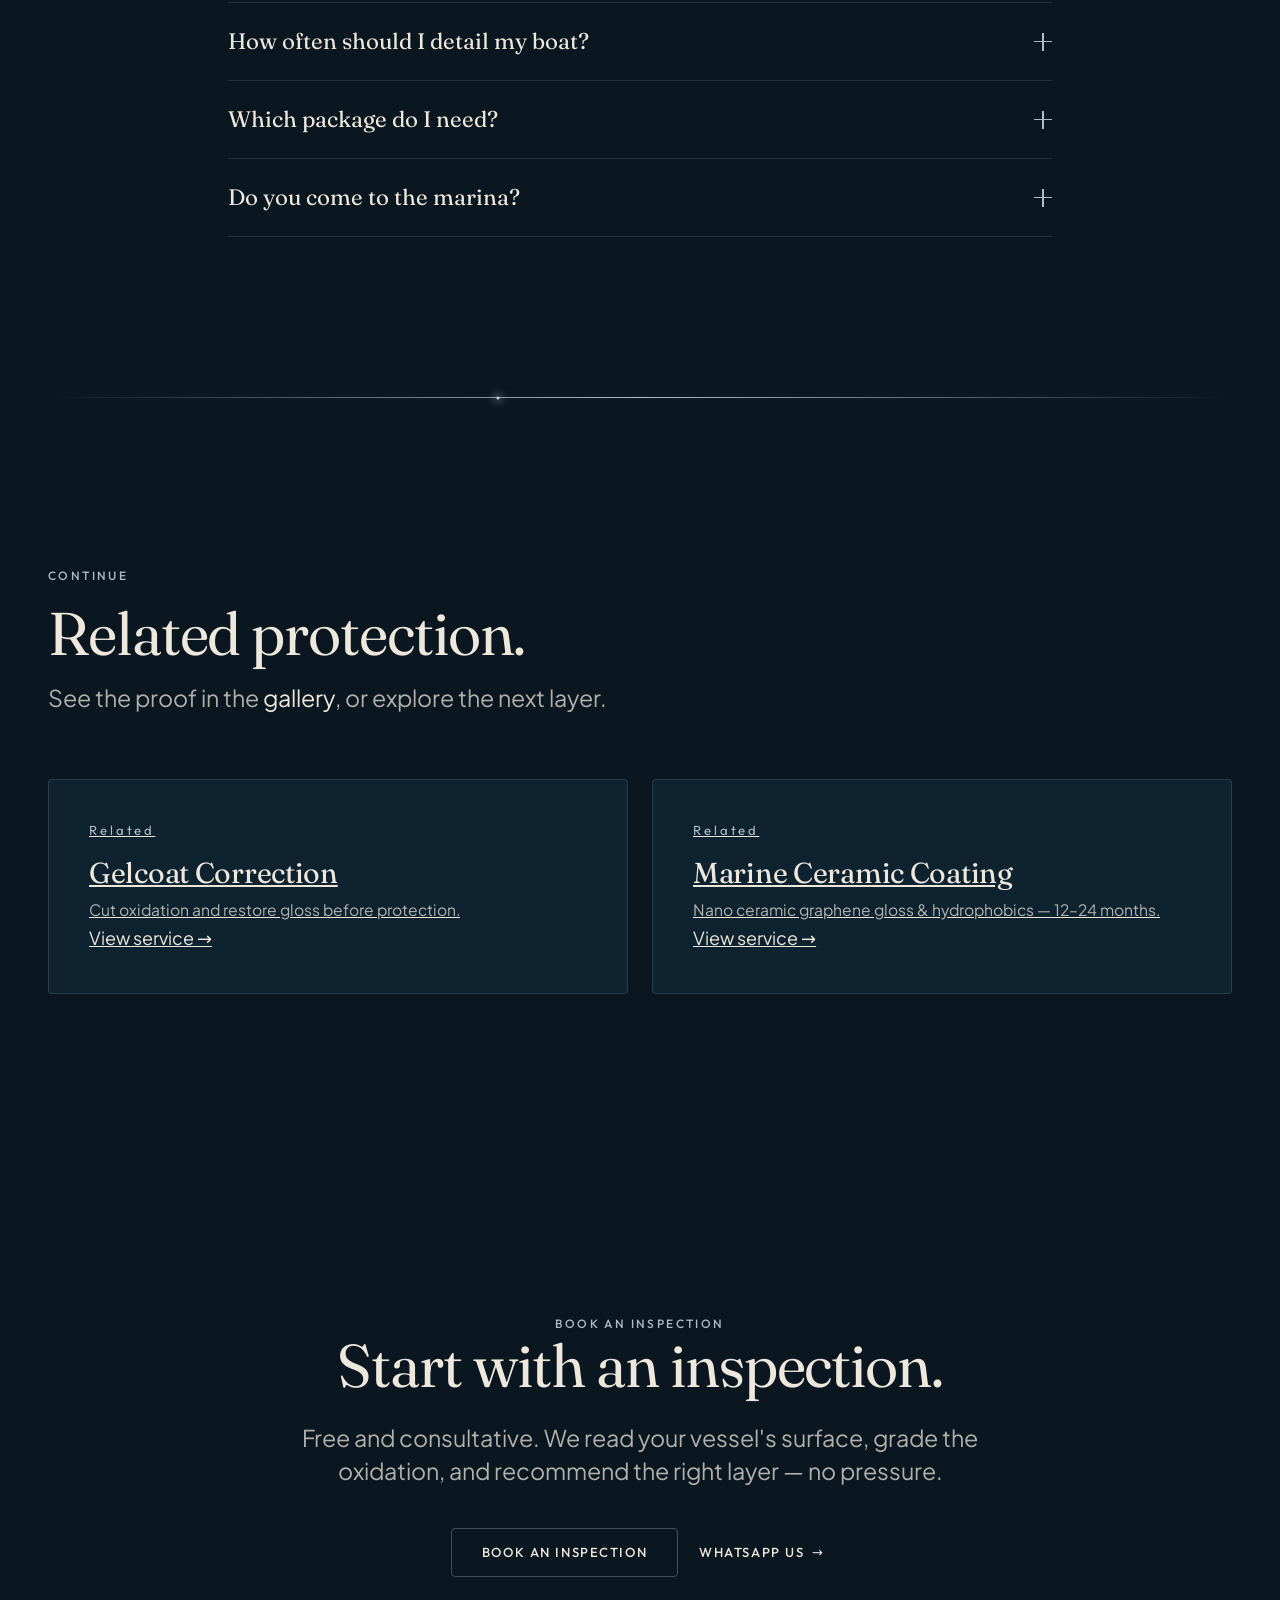
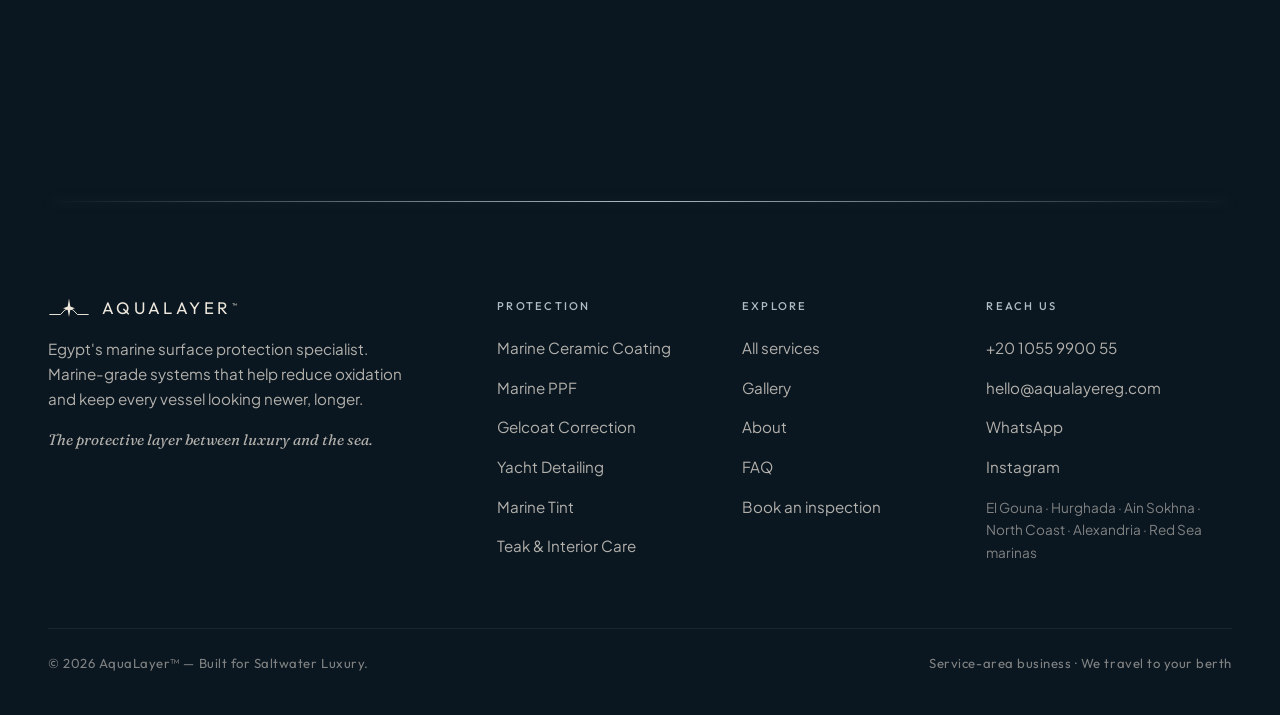
<file: services/yacht-detailing/index.html>
<!DOCTYPE html>
<html lang="en">
<head>
<meta charset="utf-8">
<meta name="viewport" content="width=device-width, initial-scale=1">
<title>Yacht Detailing in Egypt | AquaLayer™</title>
<meta name="description" content="Yacht and boat detailing in Egypt with three condition-mapped packages — from premium maintenance to a 15-stage restoration. Protection that holds 3–9 months. Book a free inspection.">
<script>document.documentElement.classList.add('js')</script>
<link rel="canonical" href="https://aqualayereg.com/services/yacht-detailing/">
<meta name="theme-color" content="#0A1620">
<meta name="robots" content="index, follow, max-image-preview:large">
<meta property="og:type" content="website">
<meta property="og:site_name" content="AquaLayer™">
<meta property="og:title" content="Yacht Detailing in Egypt | AquaLayer™">
<meta property="og:description" content="Yacht and boat detailing in Egypt with three condition-mapped packages — from premium maintenance to a 15-stage restoration. Protection that holds 3–9 months. Book a free inspection.">
<meta property="og:url" content="https://aqualayereg.com/services/yacht-detailing/">
<meta property="og:image" content="https://aqualayereg.com/assets/img/og-default.jpg">
<meta property="og:image:width" content="1200">
<meta property="og:image:height" content="630">
<meta property="og:image:alt" content="AquaLayer — the protective layer between luxury and the sea.">
<meta name="twitter:card" content="summary_large_image">
<meta name="twitter:title" content="Yacht Detailing in Egypt | AquaLayer™">
<meta name="twitter:description" content="Yacht and boat detailing in Egypt with three condition-mapped packages — from premium maintenance to a 15-stage restoration. Protection that holds 3–9 months. Book a free inspection.">
<meta name="twitter:image" content="https://aqualayereg.com/assets/img/og-default.jpg">
<link rel="icon" href="../../favicon.svg" type="image/svg+xml">
<link rel="icon" href="../../favicon-32.png" sizes="32x32" type="image/png">
<link rel="alternate icon" href="../../favicon.ico">
<link rel="apple-touch-icon" href="../../apple-touch-icon.png">
<link rel="preload" href="../../assets/fonts/fraunces-normal.woff2" as="font" type="font/woff2" crossorigin>
<link rel="preload" href="../../assets/fonts/plus-jakarta-sans-normal.woff2" as="font" type="font/woff2" crossorigin>
<link rel="stylesheet" href="../../assets/css/fonts.css">
<link rel="stylesheet" href="../../assets/css/site.css">
<link rel="stylesheet" href="../../assets/css/service.css">
<link rel="stylesheet" href="../../assets/css/mobile.css">
<link rel="preload" as="image" href="../../assets/img/detailing-wash-640.webp" imagesrcset="../../assets/img/detailing-wash-896.webp 896w, ../../assets/img/detailing-wash-640.webp 640w, ../../assets/img/detailing-wash-420.webp 420w" imagesizes="(min-width:920px) 42vw, 92vw" type="image/webp">
<script type="application/ld+json">
{
  "@context": "https://schema.org",
  "@graph": [
    {
      "@type": "Organization",
      "@id": "https://aqualayereg.com/#organization",
      "name": "AquaLayer",
      "legalName": "AquaLayer™",
      "url": "https://aqualayereg.com/",
      "email": "hello@aqualayereg.com",
      "telephone": "+201055990055",
      "logo": "https://aqualayereg.com/apple-touch-icon.png",
      "image": "https://aqualayereg.com/assets/img/og-default.jpg",
      "description": "Egypt's premium marine surface protection specialist.",
      "slogan": "The protective layer between luxury and the sea.",
      "sameAs": [
        "https://www.instagram.com/aqualayereg/"
      ]
    },
    {
      "@type": "WebSite",
      "@id": "https://aqualayereg.com/#website",
      "url": "https://aqualayereg.com/",
      "name": "AquaLayer™",
      "publisher": {
        "@id": "https://aqualayereg.com/#organization"
      },
      "inLanguage": "en"
    },
    {
      "@type": "BreadcrumbList",
      "itemListElement": [
        {
          "@type": "ListItem",
          "position": 1,
          "name": "Home",
          "item": "https://aqualayereg.com/"
        },
        {
          "@type": "ListItem",
          "position": 2,
          "name": "Services",
          "item": "https://aqualayereg.com/services/"
        },
        {
          "@type": "ListItem",
          "position": 3,
          "name": "Yacht Detailing",
          "item": "https://aqualayereg.com/services/yacht-detailing/"
        }
      ]
    },
    {
      "@type": "Service",
      "@id": "https://aqualayereg.com/services/yacht-detailing/#service",
      "name": "Yacht Detailing",
      "serviceType": "Yacht Detailing",
      "provider": {
        "@id": "https://aqualayereg.com/#organization"
      },
      "areaServed": [
        {
          "@type": "Place",
          "name": "El Gouna"
        },
        {
          "@type": "Place",
          "name": "Hurghada"
        },
        {
          "@type": "Place",
          "name": "Ain Sokhna"
        },
        {
          "@type": "Place",
          "name": "North Coast (Sahel), Egypt"
        },
        {
          "@type": "Place",
          "name": "Alexandria"
        },
        {
          "@type": "Place",
          "name": "Red Sea marinas"
        }
      ],
      "description": "Yacht and boat detailing in Egypt with three condition-mapped packages — from premium maintenance to a 15-stage restoration. Protection that holds 3–9 months. Book a free inspection.",
      "url": "https://aqualayereg.com/services/yacht-detailing/",
      "image": "https://aqualayereg.com/assets/img/detailing-wash-896.jpg",
      "offers": {
        "@type": "Offer",
        "name": "Free marine surface inspection",
        "price": "0",
        "priceCurrency": "EGP",
        "availability": "https://schema.org/InStock",
        "url": "https://aqualayereg.com/contact/"
      }
    },
    {
      "@type": "FAQPage",
      "@id": "https://aqualayereg.com/services/yacht-detailing/#faq",
      "mainEntity": [
        {
          "@type": "Question",
          "name": "How often should I detail my boat?",
          "acceptedAnswer": {
            "@type": "Answer",
            "text": "In active Red Sea use, every few months keeps protection and gloss intact. We will recommend an honest interval based on your usage and berth at inspection."
          }
        },
        {
          "@type": "Question",
          "name": "Which package do I need?",
          "acceptedAnswer": {
            "@type": "Answer",
            "text": "It is mapped to your oxidation level at inspection — Wash & Wax for L1, Polish & Protect for L2, and the 15-stage AquaLayer Package for L3."
          }
        },
        {
          "@type": "Question",
          "name": "Do you come to the marina?",
          "acceptedAnswer": {
            "@type": "Answer",
            "text": "Yes. AquaLayer is a service-area business — we travel to your berth across El Gouna, Hurghada, Ain Sokhna, the North Coast and Alexandria."
          }
        }
      ]
    },
    {
      "@type": "WebPage",
      "@id": "https://aqualayereg.com/services/yacht-detailing/#webpage",
      "url": "https://aqualayereg.com/services/yacht-detailing/",
      "name": "Yacht Detailing in Egypt | AquaLayer™",
      "isPartOf": {
        "@id": "https://aqualayereg.com/#website"
      },
      "inLanguage": "en"
    }
  ]
}
</script>
<script src="../../assets/js/site.js" defer></script>
<script src="../../assets/js/faq.js" defer></script>
</head>
<body>
<a class="skip-link" href="#main">Skip to content</a>
<div class="bg-ground" aria-hidden="true"></div>
<div class="bg-grain" aria-hidden="true"></div>
<span id="nav-sentinel" aria-hidden="true"></span>

<header class="site-nav" id="top">
  <div class="site-nav__inner">
    <a class="brand" href="../../index.html" aria-label="AquaLayer — home">
      <svg class="brand__mark" viewBox="0 0 60 32" fill="none" aria-hidden="true" focusable="false">
        <path d="M2.5 25 L18 25 Q30 8 42 25 L57.5 25" stroke="currentColor" stroke-width="1.4" stroke-linecap="round"></path>
        <path d="M30 2 L31.9 13.7 L38.5 16 L31.9 18.3 L30 28.5 L28.1 18.3 L21.5 16 L28.1 13.7 Z" fill="currentColor"></path>
      </svg>
      <span class="brand__word">AquaLayer<sup>™</sup></span>
    </a>
    <div class="nav-right">
      <nav class="nav-links" aria-label="Primary">
        <a href="../../services/index.html" aria-current="page">Services</a>
        <a href="../../gallery/index.html">Gallery</a>
        <a href="../../about/index.html">About</a>
        <a href="../../faq/index.html">FAQ</a>
      </nav>
      <a class="btn nav-cta" href="../../contact/index.html">Book an inspection</a>
      <button class="nav-toggle" aria-label="Open menu" aria-expanded="false" aria-controls="nav-overlay">
        <span></span><span></span><span></span>
      </button>
    </div>
  </div>
</header>

<div class="nav-overlay" id="nav-overlay" aria-hidden="true">
  <nav class="nav-overlay__links" aria-label="Mobile">
    <a href="../../services/index.html"><span class="idx">01</span>Services</a>
    <a href="../../gallery/index.html"><span class="idx">02</span>Gallery</a>
    <a href="../../about/index.html"><span class="idx">03</span>About</a>
    <a href="../../faq/index.html"><span class="idx">04</span>FAQ</a>
    <a href="../../contact/index.html"><span class="idx">05</span>Contact</a>
  </nav>
  <a class="btn" href="../../contact/index.html">Book an inspection</a>
  <div class="nav-overlay__meta">
    <a href="tel:+201055990055">+20 1055 9900 55</a>
    <a href="mailto:hello@aqualayereg.com">hello@aqualayereg.com</a>
    <a href="https://wa.me/201055990055?text=Hello%20AquaLayer%2C%20I%20would%20like%20to%20book%20an%20inspection." target="_blank" rel="noopener">WhatsApp</a>
  </div>
</div>
<main id="main">

  <section class="page-hero col-guides" aria-labelledby="svc-h1">
    <div class="container">
      <nav class="breadcrumb" aria-label="Breadcrumb">
        <a href="../../index.html">Home</a><span class="sep" aria-hidden="true">/</span>
        <a href="../../services/index.html">Services</a><span class="sep" aria-hidden="true">/</span>
        <span aria-current="page">Yacht Detailing</span>
      </nav>
      <div class="svc-hero__layout">
        <div class="page-hero__inner">
          <p class="eyebrow">Yacht Detailing</p>
          <h1 id="svc-h1">Yacht detailing, properly <span class="kw">maintained</span>.</h1>
          <p class="lead">Three condition-mapped packages — from premium maintenance to a 15-stage restoration — each finished with protection that holds for 3–9 months.</p>
          <div class="chip-row"><div class="chip"><b class="tnum">3–9</b><span>Months protection</span></div><div class="chip"><b class="tnum">3</b><span>Condition-mapped packages</span></div><div class="chip"><b class="tnum">15-stage</b><span>Full restoration option</span></div></div>
          <div class="btn-row page-hero__cta">
            <a class="btn btn--primary" href="../../contact/index.html">Book an inspection</a>
            <a class="btn btn--ghost" href="../../gallery/index.html">See results <span aria-hidden="true">→</span></a>
          </div>
        </div>
        <div class="svc-hero__media" data-reveal style="--d:120ms"><figure class="surface has-img gloss" data-ratio="4x3" data-reveal>
      <picture>
        <source type="image/avif" srcset="../../assets/img/detailing-wash-896.avif 896w, ../../assets/img/detailing-wash-640.avif 640w, ../../assets/img/detailing-wash-420.avif 420w" sizes="(min-width:920px) 42vw, 92vw">
        <source type="image/webp" srcset="../../assets/img/detailing-wash-896.webp 896w, ../../assets/img/detailing-wash-640.webp 640w, ../../assets/img/detailing-wash-420.webp 420w" sizes="(min-width:920px) 42vw, 92vw">
        <img class="ph-img" src="../../assets/img/detailing-wash-640.jpg" srcset="../../assets/img/detailing-wash-896.jpg 896w, ../../assets/img/detailing-wash-640.jpg 640w, ../../assets/img/detailing-wash-420.jpg 420w" sizes="(min-width:920px) 42vw, 92vw" width="896" height="1280" alt="A worker hand-washing a white yacht hull from a tender at a Red Sea marina" fetchpriority="high" decoding="async">
      </picture>
      <span class="surface__scrim" aria-hidden="true"></span>
      <span class="surface__tag">Yacht Detailing</span>
    </figure></div>
      </div>
    </div>
  </section>
  
  <div class="section-divider" aria-hidden="true"><div class="container"><div class="waterline"></div></div></div>

  <section class="section svc-define" aria-labelledby="what-h2">
    <div class="container">
      <div class="split">
        <div data-reveal>
          <p class="eyebrow">What it is</p>
          <h2 id="what-h2" style="margin:16px 0 24px">Engineered protection, not a quick shine.</h2>
          <div class="body"><p>Detailing is how a protected vessel stays protected. Our packages map to oxidation level — maintain a sound surface, restore a tired one, or fully reset a neglected one — always finishing with a protective layer.</p><p>We come to your berth, work to a marine-grade standard, and recommend only the package your vessel actually needs.</p></div>
        </div>
        <div class="split__media" data-reveal style="--d:120ms"><figure class="surface has-img gloss" data-ratio="4x3" data-reveal>
      <picture>
        <source type="image/avif" srcset="../../assets/img/detailing-hand-polish-896.avif 896w, ../../assets/img/detailing-hand-polish-640.avif 640w, ../../assets/img/detailing-hand-polish-420.avif 420w" sizes="(min-width:880px) 45vw, 92vw">
        <source type="image/webp" srcset="../../assets/img/detailing-hand-polish-896.webp 896w, ../../assets/img/detailing-hand-polish-640.webp 640w, ../../assets/img/detailing-hand-polish-420.webp 420w" sizes="(min-width:880px) 45vw, 92vw">
        <img class="ph-img" src="../../assets/img/detailing-hand-polish-640.jpg" srcset="../../assets/img/detailing-hand-polish-896.jpg 896w, ../../assets/img/detailing-hand-polish-640.jpg 640w, ../../assets/img/detailing-hand-polish-420.jpg 420w" sizes="(min-width:880px) 45vw, 92vw" width="896" height="1184" alt="A black-gloved hand applying polish to a smooth white yacht hull" loading="lazy" decoding="async">
      </picture>
      <span class="surface__scrim" aria-hidden="true"></span>
      <span class="surface__tag">Surface detail</span>
    </figure></div>
      </div>
    </div>
  </section>
  
  <div class="section-divider" aria-hidden="true"><div class="container"><div class="waterline"></div></div></div>

  <section class="section" aria-labelledby="how-h2">
    <div class="container container--narrow">
      <div class="sec-head" data-reveal style="margin-bottom:var(--s6)">
        <p class="eyebrow">How it works</p>
        <h2 id="how-h2">The process.</h2>
      </div>
      <div class="steps" data-reveal><div class="steps__track" aria-hidden="true"></div><div class="step"><div class="step__n tnum" aria-hidden="true">01</div><div><h3 class="step__t">Inspect & map oxidation</h3><p class="step__b">We read the surface and grade its condition from L1 to L3.</p></div></div><div class="step"><div class="step__n tnum" aria-hidden="true">02</div><div><h3 class="step__t">Choose the package</h3><p class="step__b">Wash & Wax, Polish & Protect, or the 15-stage AquaLayer Package — matched to condition.</p></div></div><div class="step"><div class="step__n tnum" aria-hidden="true">03</div><div><h3 class="step__t">Execute</h3><p class="step__b">Wash and decontaminate, correct as needed, and apply protection.</p></div></div><div class="step"><div class="step__n tnum" aria-hidden="true">04</div><div><h3 class="step__t">Protect & guide</h3><p class="step__b">Finish with a protective layer and a simple maintenance plan.</p></div></div></div>
    </div>
  </section>
  
  <div class="section-divider" aria-hidden="true"><div class="container"><div class="waterline"></div></div></div>

  <section class="section" aria-labelledby="inc-h2">
    <div class="container">
      <div class="split split--wide-left">
        <div data-reveal>
          <p class="eyebrow">What's included</p>
          <h2 id="inc-h2" style="margin:16px 0 24px">In every yacht detailing engagement.</h2>
          <p class="lead">A clear scope, a marine-grade standard, and honest expectations set at inspection.</p>
        </div>
        <div class="included" data-reveal style="--d:120ms"><ul class="checklist checklist--2"><li>Hand wash & salt decontamination</li><li>Condition-mapped package selection</li><li>Correction where the surface needs it</li><li>Protective wax, sealant or ceramic-ready finish</li><li>Glass, rails and fittings detailing</li><li>At your berth — we travel to the vessel</li></ul></div>
      </div>
    </div>
  </section>
  
  <div class="section-divider" aria-hidden="true"><div class="container"><div class="waterline"></div></div></div>

  <section class="section" aria-labelledby="life-h2">
    <div class="container">
      <div class="sec-head" data-reveal style="margin-bottom:var(--s6)">
        <p class="eyebrow">Lifespan &amp; expectations</p>
        <h2 id="life-h2">What to expect.</h2>
      </div>
      <div class="lifespan" data-reveal>
      <div class="lifespan__big tnum">3–9<small>Months · detailing protection</small></div>
      <p class="lead">Detailing protection holds for 3–9 months depending on package, use and conditions. We will advise an honest interval for how your vessel is berthed and run.</p>
    </div>
    </div>
  </section>
  
  <div class="section-divider" aria-hidden="true"><div class="container"><div class="waterline"></div></div></div>

  <section class="section" aria-labelledby="pkg-h2">
    <div class="container">
      <div class="sec-head" data-reveal style="margin-bottom:var(--s6)">
        <p class="eyebrow">Packages</p>
        <h2 id="pkg-h2">Three packages, mapped to <span class="kw">condition</span>.</h2>
        <p class="lead">Each package maps to an oxidation level — and finishes with protection.</p>
      </div>
      <div class="pkg-grid"><article class="card pkg sheen" data-reveal style="--d:0ms">
      <span class="pkg__level">No / light oxidation · L1</span>
      <h3 class="pkg__name">Wash & Wax</h3>
      <p class="card__body">Premium maintenance for a sound surface — kept clean, protected and gleaming between deeper services.</p>
      <ul><li>Hand wash & salt decontamination</li><li>Gentle clay/decon as needed</li><li>Protective wax or sealant</li><li>Glass, rails and fittings wipe-down</li></ul>
    </article><article class="card pkg sheen" data-reveal style="--d:90ms">
      <span class="pkg__level">Light–medium oxidation · L2</span>
      <h3 class="pkg__name">Polish & Protect</h3>
      <p class="card__body">Restoration before protection — light correction lifts oxidation and brings gloss back, then a protective layer locks it in.</p>
      <ul><li>Everything in Wash & Wax</li><li>Single/two-stage machine polish</li><li>Oxidation & water-spot reduction</li><li>Sealant or ceramic-ready finish</li></ul>
    </article><article class="card pkg sheen span-2" data-reveal style="--d:180ms">
      <span class="pkg__level">Medium–heavy oxidation · L3</span>
      <h3 class="pkg__name">AquaLayer Package</h3>
      <p class="card__body">A 15-stage full restoration and protection prep for neglected gelcoat — the complete reset before ceramic or PPF.</p>
      <ul><li>15-stage restoration process</li><li>Multi-stage gelcoat correction</li><li>Full decontamination & prep</li><li>Protection-ready, corrected surface</li></ul>
    </article></div>
    </div>
  </section>
  
  <div class="section-divider" aria-hidden="true"><div class="container"><div class="waterline"></div></div></div>

  <section class="section" aria-labelledby="fit-h2">
    <div class="container">
      <div class="sec-head" data-reveal style="margin-bottom:var(--s6)">
        <p class="eyebrow">Who it's for</p>
        <h2 id="fit-h2">Condition fit.</h2>
      </div>
      <div class="fit-grid"><div class="fit" data-reveal><span class="fit__level">L1</span><h3>Wash & Wax</h3><p>No or light oxidation — premium maintenance to keep a sound surface protected.</p></div><div class="fit" data-reveal><span class="fit__level">L2</span><h3>Polish & Protect</h3><p>Light–medium oxidation — restoration before protection.</p></div><div class="fit span-2" data-reveal><span class="fit__level">L3</span><h3>AquaLayer Package</h3><p>Medium–heavy oxidation — 15-stage full restoration and protection prep.</p></div></div>
    </div>
  </section>
  
  <div class="section-divider" aria-hidden="true"><div class="container"><div class="waterline"></div></div></div>

  <section class="section" aria-labelledby="faq-h2">
    <div class="container container--narrow">
      <div class="sec-head" data-reveal style="margin-bottom:var(--s5)">
        <p class="eyebrow">Questions</p>
        <h2 id="faq-h2">Yacht Detailing FAQ.</h2>
      </div>
      <div data-reveal><div class="accordion" data-accordion><div class="acc__item" data-acc-item>
      <h3 style="margin:0"><button class="acc__q" id="yacht-detailing-q0" data-acc-trigger aria-expanded="false" aria-controls="yacht-detailing-a0">How often should I detail my boat?<span class="acc__icon" aria-hidden="true"></span></button></h3>
      <div class="acc__panel" id="yacht-detailing-a0" role="region" aria-labelledby="yacht-detailing-q0"><div><p>In active Red Sea use, every few months keeps protection and gloss intact. We will recommend an honest interval based on your usage and berth at inspection.</p></div></div>
    </div><div class="acc__item" data-acc-item>
      <h3 style="margin:0"><button class="acc__q" id="yacht-detailing-q1" data-acc-trigger aria-expanded="false" aria-controls="yacht-detailing-a1">Which package do I need?<span class="acc__icon" aria-hidden="true"></span></button></h3>
      <div class="acc__panel" id="yacht-detailing-a1" role="region" aria-labelledby="yacht-detailing-q1"><div><p>It is mapped to your oxidation level at inspection — Wash & Wax for L1, Polish & Protect for L2, and the 15-stage AquaLayer Package for L3.</p></div></div>
    </div><div class="acc__item" data-acc-item>
      <h3 style="margin:0"><button class="acc__q" id="yacht-detailing-q2" data-acc-trigger aria-expanded="false" aria-controls="yacht-detailing-a2">Do you come to the marina?<span class="acc__icon" aria-hidden="true"></span></button></h3>
      <div class="acc__panel" id="yacht-detailing-a2" role="region" aria-labelledby="yacht-detailing-q2"><div><p>Yes. AquaLayer is a service-area business — we travel to your berth across El Gouna, Hurghada, Ain Sokhna, the North Coast and Alexandria.</p></div></div>
    </div></div></div>
    </div>
  </section>
  
  <div class="section-divider" aria-hidden="true"><div class="container"><div class="waterline"></div></div></div>

  <section class="section" aria-labelledby="rel-h2">
    <div class="container">
      <div class="sec-head" data-reveal style="margin-bottom:var(--s6)">
        <p class="eyebrow">Continue</p>
        <h2 id="rel-h2">Related protection.</h2>
        <p class="lead">See the proof in the <a class="ilink" href="../../gallery/index.html">gallery</a>, or explore the next layer.</p>
      </div>
      <div class="related-grid"><a class="card sheen" href="../../services/gelcoat-correction/index.html"><span class="card__num">Related</span><h3 class="card__title">Gelcoat Correction</h3><p class="card__body">Cut oxidation and restore gloss before protection.</p><span class="card__link">View service <span class="arr" aria-hidden="true">→</span></span></a><a class="card sheen" href="../../services/marine-ceramic-coating/index.html"><span class="card__num">Related</span><h3 class="card__title">Marine Ceramic Coating</h3><p class="card__body">Nano ceramic graphene gloss & hydrophobics — 12–24 months.</p><span class="card__link">View service <span class="arr" aria-hidden="true">→</span></span></a></div>
    </div>
  </section>
  <section class="section cta-band" aria-labelledby="cta-h2">
    <div class="container">
      <p class="eyebrow" data-reveal>Book an inspection</p>
      <h2 id="cta-h2" data-reveal style="--d:60ms">Start with an inspection.</h2>
      <p class="lead" data-reveal style="--d:120ms">Free and consultative. We read your vessel's surface, grade the oxidation, and recommend the right layer — no pressure.</p>
      <div class="btn-row" style="justify-content:center;--d:180ms" data-reveal>
        <a class="btn btn--primary" href="../../contact/index.html">Book an inspection</a>
        <a class="btn btn--ghost" href="https://wa.me/201055990055?text=Hello%20AquaLayer%2C%20I%20would%20like%20to%20book%20an%20inspection." target="_blank" rel="noopener">WhatsApp us <span aria-hidden="true">→</span></a>
      </div>
    </div>
  </section>
</main>
<footer class="site-footer" role="contentinfo">
  <div class="container">
    <div class="footer-grid">
      <div class="footer-brand">
        <a class="brand" href="../../index.html" aria-label="AquaLayer — home">
          <svg class="brand__mark" viewBox="0 0 60 32" fill="none" aria-hidden="true" focusable="false">
        <path d="M2.5 25 L18 25 Q30 8 42 25 L57.5 25" stroke="currentColor" stroke-width="1.4" stroke-linecap="round"></path>
        <path d="M30 2 L31.9 13.7 L38.5 16 L31.9 18.3 L30 28.5 L28.1 18.3 L21.5 16 L28.1 13.7 Z" fill="currentColor"></path>
      </svg>
          <span class="brand__word">AquaLayer<sup>™</sup></span>
        </a>
        <p>Egypt's marine surface protection specialist. Marine-grade systems that help reduce oxidation and keep every vessel looking newer, longer.</p>
        <p class="footer-tagline">The protective layer between luxury and the sea.</p>
      </div>
      <div class="footer-col">
        <h4>Protection</h4>
        <ul>
          <li><a href="../../services/marine-ceramic-coating/index.html">Marine Ceramic Coating</a></li>
          <li><a href="../../services/marine-ppf/index.html">Marine PPF</a></li>
          <li><a href="../../services/gelcoat-correction/index.html">Gelcoat Correction</a></li>
          <li><a href="../../services/yacht-detailing/index.html">Yacht Detailing</a></li>
          <li><a href="../../services/marine-tint/index.html">Marine Tint</a></li>
          <li><a href="../../services/teak-and-interior-care/index.html">Teak &amp; Interior Care</a></li>
        </ul>
      </div>
      <div class="footer-col">
        <h4>Explore</h4>
        <ul>
          <li><a href="../../services/index.html">All services</a></li>
          <li><a href="../../gallery/index.html">Gallery</a></li>
          <li><a href="../../about/index.html">About</a></li>
          <li><a href="../../faq/index.html">FAQ</a></li>
          <li><a href="../../contact/index.html">Book an inspection</a></li>
        </ul>
      </div>
      <div class="footer-col">
        <h4>Reach us</h4>
        <ul>
          <li><a href="tel:+201055990055">+20 1055 9900 55</a></li>
          <li><a href="mailto:hello@aqualayereg.com">hello@aqualayereg.com</a></li>
          <li><a href="https://wa.me/201055990055?text=Hello%20AquaLayer%2C%20I%20would%20like%20to%20book%20an%20inspection." target="_blank" rel="noopener">WhatsApp</a></li>
          <li><a href="https://www.instagram.com/aqualayereg/" target="_blank" rel="noopener">Instagram</a></li>
        </ul>
        <p class="muted" style="margin-top:16px;font-size:.85rem">El Gouna · Hurghada · Ain Sokhna · North Coast · Alexandria · Red Sea marinas</p>
      </div>
    </div>
    <div class="footer-bottom">
      <p>© <span data-year>2026</span> AquaLayer™ — Built for Saltwater Luxury.</p>
      <div class="footer-legal">
        <p>Service-area business · We travel to your berth</p>
      </div>
    </div>
  </div>
</footer>
</body>
</html>
</file>
<file: assets/css/fonts.css>
/* AquaLayer self-hosted fonts — latin subset, variable, font-display: swap */

@font-face {
  font-family: 'Fraunces';
  font-style: italic;
  font-weight: 300 600;
  font-display: swap;
  src: url('../fonts/fraunces-italic.woff2') format('woff2');
  unicode-range: U+0000-00FF, U+0131, U+0152-0153, U+02BB-02BC, U+02C6, U+02DA, U+02DC, U+0304, U+0308, U+0329, U+2000-206F, U+20AC, U+2122, U+2191, U+2193, U+2212, U+2215, U+FEFF, U+FFFD;
}

@font-face {
  font-family: 'Fraunces';
  font-style: normal;
  font-weight: 300 600;
  font-display: swap;
  src: url('../fonts/fraunces-normal.woff2') format('woff2');
  unicode-range: U+0000-00FF, U+0131, U+0152-0153, U+02BB-02BC, U+02C6, U+02DA, U+02DC, U+0304, U+0308, U+0329, U+2000-206F, U+20AC, U+2122, U+2191, U+2193, U+2212, U+2215, U+FEFF, U+FFFD;
}

@font-face {
  font-family: 'Plus Jakarta Sans';
  font-style: normal;
  font-weight: 400 700;
  font-display: swap;
  src: url('../fonts/plus-jakarta-sans-normal.woff2') format('woff2');
  unicode-range: U+0000-00FF, U+0131, U+0152-0153, U+02BB-02BC, U+02C6, U+02DA, U+02DC, U+0304, U+0308, U+0329, U+2000-206F, U+20AC, U+2122, U+2191, U+2193, U+2212, U+2215, U+FEFF, U+FFFD;
}

@font-face {
  font-family: 'Outfit';
  font-style: normal;
  font-weight: 300 600;
  font-display: swap;
  src: url('../fonts/outfit-normal.woff2') format('woff2');
  unicode-range: U+0000-00FF, U+0131, U+0152-0153, U+02BB-02BC, U+02C6, U+02DA, U+02DC, U+0304, U+0308, U+0329, U+2000-206F, U+20AC, U+2122, U+2191, U+2193, U+2212, U+2215, U+FEFF, U+FFFD;
}
</file>
<file: assets/css/site.css>
/* ============================================================
   AquaLayer™ — site.css  (shared foundation)
   Mobile-first. Tokens + ground + waterline + components + nav + footer.
   Palette: Abyss / Pearl / Liquid Silver only. Radius 4px. Animate transform/opacity only.
   ============================================================ */

/* ---------- 1. DESIGN TOKENS ---------- */
:root {
  /* Color — Master Spec §6 (derived hex; PENDING confirmation against brand PDF) */
  --abyss:        #0A1620;   /* dominant ground 70% */
  --abyss-deep:   #060E16;   /* depth / threat */
  --abyss-panel:  #0F2230;   /* cards, panels */
  --pearl:        #EDE7DC;   /* text + light breath pages 20% */
  --silver:       #AFBCC4;   /* accents only 10% */
  --silver-bright:#C9D4DA;   /* sheen high */
  --silver-dim:   #8C9AA4;   /* sheen low */

  /* Functional silver alphas (hairlines / borders / glows) */
  --hair:        rgba(175,188,196,.16);
  --hair-soft:   rgba(175,188,196,.10);
  --hair-strong: rgba(175,188,196,.35);
  --glow:        rgba(175,188,196,.25);
  --sheen:       rgba(201,212,218,.10);

  /* Text on abyss */
  --ink:         #EDE7DC;
  --ink-soft:    rgba(237,231,220,.74);
  --ink-faint:   rgba(237,231,220,.52);

  /* Depth-scroll variable (JS interpolates abyss -> abyss-deep) */
  --depth: var(--abyss);

  /* Spacing scale (8px base) — use ONLY these */
  --s1: 4px;  --s2: 8px;  --s3: 16px; --s4: 24px;
  --s5: 40px; --s6: 64px; --s7: 96px; --s8: 128px; --s9: 160px;

  /* Fluid section rhythm */
  --section-y: clamp(72px, 4rem + 8vw, 160px);
  --section-y-sm: clamp(48px, 3rem + 5vw, 112px);
  --gutter: clamp(20px, 5vw, 48px);

  /* Type families */
  --font-serif: 'Fraunces', Georgia, 'Times New Roman', serif;
  --font-sans:  'Plus Jakarta Sans', system-ui, -apple-system, 'Segoe UI', Roboto, sans-serif;
  --font-tech:  'Outfit', system-ui, -apple-system, sans-serif;

  /* Type scale (fluid) */
  --fs-eyebrow: clamp(0.6875rem, 0.66rem + 0.12vw, 0.75rem);
  --fs-body:    clamp(1rem, 0.97rem + 0.22vw, 1.125rem);
  --fs-lead:    clamp(1.15rem, 1.02rem + 0.7vw, 1.45rem);
  --fs-h3:      clamp(1.3rem, 1.12rem + 0.9vw, 1.8rem);
  --fs-h2:      clamp(1.85rem, 1.05rem + 3.4vw, 4rem);
  --fs-hero:    clamp(2.4rem, 0.5rem + 8vw, 6.9rem);
  --fs-stat:    clamp(2.75rem, 1.6rem + 5vw, 5rem);

  /* Layout */
  --max:      1280px;
  --measure:  62ch;
  --radius:   4px;
  --nav-h:    68px;

  /* Motion */
  --ease: cubic-bezier(.16,1,.3,1);
  --dur:  .8s;
}

/* ---------- 2. RESET / BASE ---------- */
*, *::before, *::after { box-sizing: border-box; }
* { margin: 0; }
html {
  -webkit-text-size-adjust: 100%;
  text-size-adjust: 100%;
  scroll-behavior: smooth;
  scroll-padding-top: calc(var(--nav-h) + 16px);
}
body {
  font-family: var(--font-sans);
  font-size: var(--fs-body);
  line-height: 1.65;
  color: var(--ink);
  background-color: var(--abyss);
  -webkit-font-smoothing: antialiased;
  -moz-osx-font-smoothing: grayscale;
  text-rendering: optimizeLegibility;
  min-height: 100vh;
  width: 100%;
  max-width: 100vw;
  overflow-x: hidden;
  position: relative;
}
img, svg, video, canvas { display: block; max-width: 100%; height: auto; }
a { color: inherit; }
button { font: inherit; color: inherit; background: none; border: none; cursor: pointer; }
input, select, textarea { font: inherit; color: inherit; }
ul, ol { list-style: none; padding: 0; }
:focus-visible { outline: 2px solid var(--silver-bright); outline-offset: 3px; border-radius: 2px; }
::selection { background: rgba(175,188,196,.28); color: var(--pearl); }

.skip-link {
  position: absolute; left: 16px; top: -100px; z-index: 200;
  background: var(--abyss-panel); color: var(--pearl);
  padding: 12px 18px; border: 1px solid var(--hair-strong); border-radius: var(--radius);
  font-family: var(--font-tech); font-size: .8rem; letter-spacing: .1em; text-transform: uppercase;
  transition: top .3s var(--ease);
}
.skip-link:focus { top: 16px; }

/* ---------- 3. THE GROUND: layered depth + film grain (Addendum 1,2,5) ---------- */
.bg-ground, .bg-grain { position: fixed; inset: 0; pointer-events: none; }
.bg-ground {
  z-index: -2;
  background:
    radial-gradient(120% 80% at 50% -10%, rgba(201,212,218,.06), transparent 60%),
    radial-gradient(100% 100% at 50% 120%, var(--abyss-deep), transparent 55%),
    radial-gradient(140% 120% at 50% 50%, transparent 60%, rgba(6,14,22,.7) 100%),
    var(--depth);
  transition: background-color .6s linear;
}
.bg-grain {
  z-index: -1;
  opacity: .05;
  mix-blend-mode: overlay;
  background-image: url("data:image/svg+xml,%3Csvg xmlns='http://www.w3.org/2000/svg' width='180' height='180'%3E%3Cfilter id='n'%3E%3CfeTurbulence type='fractalNoise' baseFrequency='0.9' numOctaves='2' stitchTiles='stitch'/%3E%3C/filter%3E%3Crect width='180' height='180' filter='url(%23n)'/%3E%3C/svg%3E");
}

/* ---------- 4. LAYOUT PRIMITIVES ---------- */
.container { width: 100%; max-width: var(--max); margin-inline: auto; padding-inline: var(--gutter); }
.container--narrow { max-width: 920px; }
.section { padding-block: var(--section-y); position: relative; }
.section--sm { padding-block: var(--section-y-sm); }
.measure { max-width: var(--measure); }
.center { margin-inline: auto; text-align: center; }
.stack > * + * { margin-top: var(--s4); }
.stack-sm > * + * { margin-top: var(--s3); }
.stack-lg > * + * { margin-top: var(--s5); }

.grid { display: grid; gap: var(--s4); }
.auto-grid {
  display: grid; gap: var(--s4);
  grid-template-columns: repeat(auto-fit, minmax(min(100%, 280px), 1fr));
}

/* ---------- 5. TYPOGRAPHY ---------- */
.eyebrow {
  font-family: var(--font-tech);
  font-size: var(--fs-eyebrow);
  letter-spacing: .2em;
  text-transform: uppercase;
  color: var(--silver);
  font-weight: 500;
  display: inline-block;
}
.display, h1, h2, h3 { font-family: var(--font-serif); font-weight: 380; line-height: 1.05; text-wrap: balance; letter-spacing: -.01em; }
.hero-title { font-size: var(--fs-hero); line-height: .98; letter-spacing: -.025em; font-weight: 360; }
h2, .h2 { font-size: var(--fs-h2); line-height: 1.04; letter-spacing: -.018em; }
h3, .h3 { font-size: var(--fs-h3); line-height: 1.12; letter-spacing: -.01em; font-weight: 420; }
.kw { font-style: italic; font-weight: 380; }            /* serif-italic keyword */
.lead { font-size: var(--fs-lead); line-height: 1.45; color: var(--ink-soft); font-weight: 300; max-width: 46ch; }
.body { color: var(--ink-soft); max-width: var(--measure); }
.body p + p { margin-top: var(--s3); }
.muted { color: var(--ink-faint); }
.t-serif { font-family: var(--font-serif); }
.t-tech  { font-family: var(--font-tech); }
.tnum { font-variant-numeric: tabular-nums; letter-spacing: .02em; }

/* In-body kinetic silver underline links (Addendum 9) */
.ilink {
  color: var(--pearl); text-decoration: none; position: relative; white-space: nowrap;
}
.ilink::after {
  content: ''; position: absolute; left: 0; right: 0; bottom: -2px; height: 1px;
  background: linear-gradient(90deg, var(--silver-bright), var(--silver));
  transform: scaleX(0); transform-origin: left; transition: transform .4s var(--ease);
}
.ilink:hover::after, .ilink:focus-visible::after { transform: scaleX(1); }

/* ---------- 6. WATERLINE SYSTEM (Addendum 6,7,10) ---------- */
.waterline {
  position: relative; height: 1px; width: 100%; border: 0;
  background: linear-gradient(90deg, transparent, var(--silver) 50%, transparent);
  box-shadow: 0 0 12px var(--glow);
  overflow: visible;
}
.waterline::after { /* meniscus node ~38% */
  content: ''; position: absolute; top: 50%; left: 38%;
  width: 3px; height: 3px; border-radius: 50%;
  background: var(--silver-bright);
  transform: translate(-50%, -50%);
  box-shadow: 0 0 8px 2px rgba(201,212,218,.55);
}
.waterline--full { background: linear-gradient(90deg, transparent, var(--silver) 12%, var(--silver) 88%, transparent); }
.section-divider { padding-block: 0; }
.section-divider .waterline { max-width: var(--max); margin-inline: auto; }

/* Self-drawing hero waterline (Settle) */
.waterline--draw { transform: scaleX(0); transform-origin: left; }
.is-settled .waterline--draw { transform: scaleX(1); transition: transform .7s var(--ease); }

/* ---------- 7. BUTTONS (Addendum 17) ---------- */
.btn {
  position: relative; display: inline-flex; align-items: center; justify-content: center; gap: .55em;
  min-height: 48px; padding: 13px 30px; border-radius: var(--radius);
  font-family: var(--font-tech); font-size: .82rem; font-weight: 500;
  letter-spacing: .12em; text-transform: uppercase; text-decoration: none;
  color: var(--pearl); border: 1px solid var(--hair-strong); background: transparent;
  overflow: hidden; isolation: isolate; cursor: pointer;
  transition: border-color .45s var(--ease), color .45s var(--ease), background-color .45s var(--ease), transform .08s ease;
}
.btn::after { /* gloss sweep */
  content: ''; position: absolute; inset: 0; z-index: -1; pointer-events: none;
  background: linear-gradient(105deg, transparent 38%, rgba(201,212,218,.28) 50%, transparent 62%);
  transform: translateX(-130%); mix-blend-mode: screen;
  transition: transform .75s var(--ease);
}
.btn:hover, .btn:focus-visible { border-color: rgba(201,212,218,.75); }
.btn:hover::after, .btn:focus-visible::after { transform: translateX(130%); }
.btn:active { transform: translateY(1px); }
.btn--ghost {
  border-color: transparent; padding-inline: 4px; min-height: 44px;
}
.btn--ghost::before {
  content: ''; position: absolute; left: 4px; right: 4px; bottom: 8px; height: 1px;
  background: var(--silver); transform: scaleX(0); transform-origin: left;
  transition: transform .4s var(--ease);
}
.btn--ghost:hover::before, .btn--ghost:focus-visible::before { transform: scaleX(1); }
.btn--ghost::after { display: none; }
.btn-row { display: flex; flex-wrap: wrap; gap: var(--s3); align-items: center; }

/* Dark filled button (used on Pearl Contact page) */
.btn--dark {
  background: var(--abyss); color: var(--pearl); border-color: var(--abyss);
  width: 100%;
}
.btn--dark:hover { border-color: var(--abyss); background: var(--abyss-deep); }

/* ---------- 8. CARDS ---------- */
.card {
  position: relative; background: var(--abyss-panel);
  border: 1px solid var(--hair); border-radius: var(--radius);
  padding: clamp(24px, 4vw, 40px);
  overflow: hidden; isolation: isolate;
  transition: transform .5s var(--ease), border-color .5s var(--ease), box-shadow .5s var(--ease);
}
.card:hover {
  transform: translateY(-3px);
  border-color: var(--hair-strong);
  box-shadow: 0 24px 60px -28px rgba(0,0,0,.8);
}
.card__num {
  font-family: var(--font-tech); font-variant-numeric: tabular-nums;
  font-size: .82rem; letter-spacing: .22em; color: var(--silver); display: block; margin-bottom: var(--s3);
}
.card__title { font-size: var(--fs-h3); margin-bottom: var(--s2); }
.card__body { color: var(--ink-soft); font-size: .98rem; }
.card a.card__link { display: inline-flex; align-items: center; gap: .4em; margin-top: var(--s3);
  font-family: var(--font-tech); font-size: .8rem; letter-spacing: .12em; text-transform: uppercase; color: var(--silver-bright);
  text-decoration: none; }
.card a.card__link .arr { transition: transform .4s var(--ease); }
.card:hover a.card__link .arr { transform: translateX(4px); }

/* ---------- 9. STATS / SPEC NUMERALS (Addendum 12) ---------- */
.stat { padding-top: var(--s3); border-top: 1px solid var(--hair-strong); }
.stat__value {
  font-family: var(--font-serif); font-variant-numeric: tabular-nums;
  font-size: var(--fs-stat); line-height: 1; color: var(--silver-bright); letter-spacing: .01em; font-weight: 360;
  display: block;
}
.stat__unit {
  font-family: var(--font-tech); font-size: var(--fs-eyebrow); letter-spacing: .22em;
  text-transform: uppercase; color: var(--ink-faint); margin-top: var(--s2); display: block;
}
.stat__label { color: var(--ink-soft); font-size: .95rem; margin-top: var(--s2); }

/* ---------- 10. SHEEN (cursor-reactive) Addendum 3 ---------- */
.sheen { position: relative; isolation: isolate; }
.sheen::before {
  content: ''; position: absolute; inset: 0; z-index: -1; pointer-events: none; opacity: 0;
  background: radial-gradient(circle at var(--mx,50%) var(--my,30%), var(--sheen), transparent 42%);
  transition: opacity .5s var(--ease);
}
@media (hover: hover) and (pointer: fine) {
  .sheen:hover::before { opacity: 1; }
}

/* ---------- 11. GLOSS PASS (Addendum 4) ---------- */
.gloss { position: relative; overflow: hidden; isolation: isolate; }
.gloss::after {
  content: ''; position: absolute; inset: -2px; z-index: 2; pointer-events: none;
  background: linear-gradient(105deg, transparent 40%, rgba(201,212,218,.22) 50%, transparent 60%);
  mix-blend-mode: screen; transform: translateX(-120%); opacity: 0;
}
.gloss.is-visible::after { animation: gloss-sweep .9s var(--ease) forwards; }
@keyframes gloss-sweep {
  0%   { transform: translateX(-120%); opacity: 0; }
  12%  { opacity: 1; }
  100% { transform: translateX(120%); opacity: 0; }
}

/* ---------- 12. REVEAL ON SCROLL (JS-gated: visible without JS) ---------- */
[data-reveal] { transition: opacity .8s var(--ease), transform .8s var(--ease); transition-delay: var(--d, 0ms); }
.js [data-reveal] { opacity: 0; transform: translateY(22px); }
[data-reveal].is-visible { opacity: 1; transform: none; }

/* ---------- 13. IMAGE SLOTS (Abyss + waterline/gloss, never a broken img) Addendum 18 ---------- */
.surface {
  position: relative; overflow: hidden; border-radius: var(--radius);
  background:
    radial-gradient(120% 90% at 30% 0%, rgba(201,212,218,.10), transparent 55%),
    radial-gradient(120% 120% at 80% 110%, var(--abyss-deep), transparent 60%),
    linear-gradient(150deg, var(--abyss-panel), var(--abyss) 60%, var(--abyss-deep));
  border: 1px solid var(--hair);
  isolation: isolate;
}
.surface::before { /* gloss band */
  content: ''; position: absolute; inset: 0;
  background: linear-gradient(115deg, transparent 42%, rgba(201,212,218,.14) 50%, transparent 58%);
  mix-blend-mode: screen; pointer-events: none;
}
.surface::after { /* a faint waterline through the slot */
  content: ''; position: absolute; left: 8%; right: 8%; top: 62%; height: 1px;
  background: linear-gradient(90deg, transparent, var(--silver) 50%, transparent);
  box-shadow: 0 0 10px var(--glow); opacity: .5;
}
.surface[data-ratio="16x9"] { aspect-ratio: 16 / 9; }
.surface[data-ratio="4x3"]  { aspect-ratio: 4 / 3; }
.surface[data-ratio="3x2"]  { aspect-ratio: 3 / 2; }
.surface[data-ratio="1x1"]  { aspect-ratio: 1 / 1; }
.surface__tag {
  position: absolute; left: 16px; bottom: 14px; z-index: 3;
  font-family: var(--font-tech); font-size: .68rem; letter-spacing: .18em; text-transform: uppercase;
  color: var(--ink-faint);
}
.surface__pending {
  position: absolute; right: 14px; top: 14px; z-index: 3;
  font-family: var(--font-tech); font-size: .6rem; letter-spacing: .16em; text-transform: uppercase;
  color: var(--ink-faint); border: 1px solid var(--hair); padding: 4px 8px; border-radius: 2px;
}

/* ---------- 14. NAVIGATION (Addendum 19) ---------- */
.site-nav {
  position: fixed; top: 0; left: 0; right: 0; z-index: 100;
  height: var(--nav-h);
  display: flex; align-items: center;
  transition: background-color .5s var(--ease), backdrop-filter .5s var(--ease), height .5s var(--ease);
}
.site-nav__inner {
  width: 100%; max-width: var(--max); margin-inline: auto; padding-inline: var(--gutter);
  display: flex; align-items: center; justify-content: space-between; gap: var(--s4);
}
.site-nav.condensed {
  background: rgba(10,22,32,.72);
  -webkit-backdrop-filter: blur(14px); backdrop-filter: blur(14px);
  border-bottom: 1px solid var(--hair);
  box-shadow: 0 1px 0 0 var(--glow);
}
@supports not ((backdrop-filter: blur(1px)) or (-webkit-backdrop-filter: blur(1px))) {
  .site-nav.condensed { background: rgba(10,22,32,.96); }
}
.brand { display: inline-flex; align-items: center; gap: 12px; text-decoration: none; color: var(--pearl); }
.brand__mark { width: 42px; height: auto; flex: 0 0 auto; transition: width .5s var(--ease); }
.brand__word {
  font-family: var(--font-tech); font-size: 1.05rem; letter-spacing: .2em; text-transform: uppercase;
  font-weight: 400; line-height: 1; transition: font-size .5s var(--ease);
}
.brand__word sup { font-size: .42em; letter-spacing: .04em; top: -.7em; margin-left: .12em; }
.condensed .brand__word { font-size: .96rem; }
.condensed .brand__mark { width: 37px; }

.nav-links { display: none; }
.nav-cta { display: none; }
.nav-toggle {
  display: inline-flex; flex-direction: column; justify-content: center; gap: 5px;
  width: 48px; height: 48px; align-items: flex-end; margin-right: -8px;
}
.nav-toggle span { display: block; height: 1.5px; width: 26px; background: var(--pearl); transition: transform .4s var(--ease), opacity .3s var(--ease); }
.nav-toggle[aria-expanded="true"] span:nth-child(1) { transform: translateY(6.5px) rotate(45deg); }
.nav-toggle[aria-expanded="true"] span:nth-child(2) { opacity: 0; }
.nav-toggle[aria-expanded="true"] span:nth-child(3) { transform: translateY(-6.5px) rotate(-45deg); }

/* Mobile full-screen overlay */
.nav-overlay {
  position: fixed; inset: 0; z-index: 99;
  background: linear-gradient(180deg, var(--abyss) 0%, var(--abyss-deep) 100%);
  display: flex; flex-direction: column; justify-content: center;
  padding: calc(var(--nav-h) + 24px) var(--gutter) 40px;
  transform: translateY(-100%); opacity: 0; visibility: hidden;
  transition: transform .55s var(--ease), opacity .4s var(--ease), visibility .55s;
  overflow-y: auto;
}
.nav-overlay.open { transform: translateY(0); opacity: 1; visibility: visible; }
.nav-overlay__links { display: flex; flex-direction: column; gap: 4px; }
.nav-overlay__links a {
  font-family: var(--font-serif); font-size: clamp(2rem, 11vw, 3rem); line-height: 1.18;
  color: var(--pearl); text-decoration: none; padding: 8px 0; position: relative; width: max-content; max-width: 100%;
}
.nav-overlay__links a .idx {
  font-family: var(--font-tech); font-size: .7rem; letter-spacing: .2em; color: var(--silver);
  vertical-align: super; margin-right: 10px;
}
.nav-overlay__meta { margin-top: auto; padding-top: 40px; display: flex; flex-wrap: wrap; gap: 20px 32px; }
.nav-overlay__meta a { color: var(--ink-soft); text-decoration: none; font-size: .9rem; font-family: var(--font-tech); letter-spacing: .04em; }
.nav-overlay .btn { margin-top: 32px; align-self: flex-start; }
body.nav-open { overflow: hidden; }

/* ---------- 15. FOOTER ---------- */
.site-footer { position: relative; padding-block: var(--s7) var(--s5); margin-top: var(--s6); }
.site-footer::before { content: ''; position: absolute; top: 0; left: var(--gutter); right: var(--gutter);
  height: 1px; background: linear-gradient(90deg, transparent, var(--silver) 50%, transparent); box-shadow: 0 0 12px var(--glow); }
.footer-grid { display: grid; gap: var(--s6) var(--s5); grid-template-columns: 1fr; }
.footer-brand .brand { margin-bottom: var(--s3); }
.footer-brand p { color: var(--ink-soft); max-width: 34ch; font-size: .95rem; }
.footer-tagline { font-family: var(--font-serif); font-style: italic; color: var(--silver); margin-top: var(--s3); font-size: 1.05rem; }
.footer-col h4 { font-family: var(--font-tech); font-size: .7rem; letter-spacing: .2em; text-transform: uppercase; color: var(--silver); margin-bottom: var(--s3); font-weight: 500; }
.footer-col ul { display: flex; flex-direction: column; gap: 10px; }
.footer-col a { color: var(--ink-soft); text-decoration: none; font-size: .95rem; position: relative; width: max-content; }
.footer-col a::after { content: ''; position: absolute; left: 0; right: 0; bottom: -2px; height: 1px; background: var(--silver); transform: scaleX(0); transform-origin: left; transition: transform .35s var(--ease); }
.footer-col a:hover { color: var(--pearl); }
.footer-col a:hover::after { transform: scaleX(1); }
.footer-bottom { margin-top: var(--s6); padding-top: var(--s4); border-top: 1px solid var(--hair-soft);
  display: flex; flex-wrap: wrap; gap: var(--s3) var(--s5); align-items: center; justify-content: space-between; }
.footer-bottom p { color: var(--ink-faint); font-size: .82rem; font-family: var(--font-tech); letter-spacing: .04em; }
.footer-legal { display: flex; flex-wrap: wrap; gap: 8px 20px; }

/* ---------- 16. EYEBROW + SECTION HEADER BLOCK ---------- */
.sec-head { max-width: 56ch; }
.sec-head .eyebrow { margin-bottom: var(--s3); }
.sec-head h2 { margin-bottom: var(--s3); }
.sec-head .lead { margin-top: var(--s3); }

/* ---------- 17. BREADCRUMBS ---------- */
.breadcrumb { font-family: var(--font-tech); font-size: .72rem; letter-spacing: .14em; text-transform: uppercase; color: var(--ink-faint); display: flex; flex-wrap: wrap; gap: 8px; align-items: center; }
.breadcrumb a { color: var(--silver); text-decoration: none; }
.breadcrumb a:hover { color: var(--pearl); }
.breadcrumb .sep { opacity: .5; }

/* ---------- 18. PILL / META TAGS ---------- */
.pill { display: inline-flex; align-items: center; gap: 8px; font-family: var(--font-tech); font-size: .68rem; letter-spacing: .16em; text-transform: uppercase; color: var(--silver); border: 1px solid var(--hair); border-radius: 999px; padding: 7px 14px; }
.pill-row { display: flex; flex-wrap: wrap; gap: 10px; }

/* ---------- 19. UTILITIES ---------- */
.hidden { display: none !important; }
.vh { position: absolute; width: 1px; height: 1px; padding: 0; margin: -1px; overflow: hidden; clip: rect(0,0,0,0); white-space: nowrap; border: 0; }
.nowrap { white-space: nowrap; }
.mt-0 { margin-top: 0; }
.text-center { text-align: center; }
.flow-cta { margin-top: var(--s5); }

/* ============================================================
   RESPONSIVE — scale up from mobile
   ============================================================ */
@media (min-width: 768px) {
  :root { --nav-h: 76px; }
  .footer-grid { grid-template-columns: 1.6fr 1fr 1fr; }
  .nav-toggle { display: none; }
  .nav-links { display: flex; align-items: center; gap: clamp(20px, 2.6vw, 38px); }
  .nav-links a {
    position: relative; text-decoration: none; color: var(--ink-soft);
    font-family: var(--font-tech); font-size: .82rem; letter-spacing: .1em; text-transform: uppercase;
    padding: 8px 0; transition: color .35s var(--ease);
  }
  .nav-links a::after { content: ''; position: absolute; left: 0; right: 0; bottom: 2px; height: 1px;
    background: linear-gradient(90deg, var(--silver-bright), var(--silver)); transform: scaleX(0); transform-origin: left; transition: transform .4s var(--ease); }
  .nav-links a:hover, .nav-links a[aria-current="page"] { color: var(--pearl); }
  .nav-links a:hover::after, .nav-links a[aria-current="page"]::after { transform: scaleX(1); }
  .nav-cta { display: inline-flex; }
  .nav-right { display: flex; align-items: center; gap: clamp(20px, 2.6vw, 38px); }
  .nav-overlay { display: none; }
}

@media (min-width: 1024px) {
  .footer-grid { grid-template-columns: 2fr 1fr 1fr 1.2fr; }
}

/* ---------- COLUMN GUIDES (Addendum 8) — desktop only ---------- */
.col-guides { position: relative; }
@media (min-width: 1024px) {
  .col-guides::before {
    content: ''; position: absolute; inset: 0; pointer-events: none; z-index: 0;
    max-width: var(--max); margin-inline: auto; left: 0; right: 0;
    background-image: repeating-linear-gradient(to right,
      transparent, transparent calc(8.333% - 1px),
      rgba(175,188,196,.05) calc(8.333% - 1px), rgba(175,188,196,.05) 8.333%);
    -webkit-mask-image: linear-gradient(180deg, transparent, #000 12%, #000 88%, transparent);
            mask-image: linear-gradient(180deg, transparent, #000 12%, #000 88%, transparent);
  }
  .col-guides > * { position: relative; z-index: 1; }
}

/* ============================================================
   SHARED CONTENT COMPONENTS
   ============================================================ */

/* ---------- Split: text + surface (responsive 2-col) ---------- */
.split { display: grid; gap: var(--s5); align-items: center; }
@media (min-width: 880px) {
  .split { grid-template-columns: 1fr 1fr; gap: clamp(40px, 6vw, 96px); }
  .split--wide-left { grid-template-columns: 1.1fr 1fr; }
  .split--reverse > .split__media { order: -1; }
}

/* ---------- Checklist (what's included) ---------- */
.checklist { display: grid; gap: 14px; }
.checklist li { position: relative; padding-left: 30px; color: var(--ink-soft); }
.checklist li::before {
  content: ''; position: absolute; left: 0; top: .5em; width: 14px; height: 7px;
  border-left: 1.5px solid var(--silver-bright); border-bottom: 1.5px solid var(--silver-bright);
  transform: rotate(-45deg); transform-origin: center;
}
.checklist--2 { grid-template-columns: 1fr; }
@media (min-width: 680px) { .checklist--2 { grid-template-columns: 1fr 1fr; gap: 14px 40px; } }

/* ---------- Stat row ---------- */
.stat-row { display: grid; gap: var(--s4); grid-template-columns: repeat(auto-fit, minmax(min(100%, 200px), 1fr)); }

/* ---------- Closing CTA band ---------- */
.cta-band { position: relative; text-align: center; }
.cta-band .container { display: flex; flex-direction: column; align-items: center; }
.cta-band h2 { max-width: 18ch; margin-bottom: var(--s4); }
.cta-band .lead { margin-inline: auto; text-align: center; margin-bottom: var(--s5); }

/* ---------- Numbered process steps with self-filling waterline (Addendum 10) ---------- */
.steps { position: relative; display: grid; gap: var(--s5); }
.steps__track { position: absolute; left: 19px; top: 12px; bottom: 12px; width: 1px; background: var(--hair); overflow: hidden; }
.steps__track::after { content: ''; position: absolute; inset: 0; background: linear-gradient(180deg, var(--silver-bright), var(--silver)); transform: scaleY(0); transform-origin: top; box-shadow: 0 0 10px var(--glow); }
.steps.is-visible .steps__track::after { transition: transform 1.1s var(--ease); transform: scaleY(1); }
.step { position: relative; display: grid; grid-template-columns: 40px 1fr; gap: var(--s4); align-items: start; }
.step__n { font-family: var(--font-serif); font-variant-numeric: tabular-nums; font-size: 1.5rem; color: var(--silver-bright); line-height: 1; position: relative; z-index: 1; background: var(--abyss); padding-bottom: 6px; }
.step__t { font-size: var(--fs-h3); margin-bottom: var(--s2); }
.step__b { color: var(--ink-soft); font-size: .98rem; }

/* ---------- Accordion (FAQ + service FAQ snippets) ---------- */
.accordion { border-top: 1px solid var(--hair); }
.acc__item { border-bottom: 1px solid var(--hair); }
.acc__q {
  width: 100%; display: flex; align-items: center; justify-content: space-between; gap: var(--s4);
  text-align: left; padding: var(--s4) 0; min-height: 56px;
  font-family: var(--font-serif); font-size: clamp(1.1rem, 1rem + .6vw, 1.4rem); color: var(--pearl); font-weight: 400; line-height: 1.3;
}
.acc__q:hover { color: var(--silver-bright); }
.acc__icon { position: relative; flex: 0 0 auto; width: 18px; height: 18px; }
.acc__icon::before, .acc__icon::after { content: ''; position: absolute; background: var(--silver); transition: transform .4s var(--ease); }
.acc__icon::before { top: 8px; left: 0; width: 18px; height: 1.5px; }
.acc__icon::after { left: 8px; top: 0; width: 1.5px; height: 18px; }
.acc__q[aria-expanded="true"] .acc__icon::after { transform: scaleY(0); }
.acc__panel { display: grid; grid-template-rows: 0fr; transition: grid-template-rows .45s var(--ease); }
.acc__panel.open { grid-template-rows: 1fr; }
.acc__panel > div { overflow: hidden; }
.acc__panel p { color: var(--ink-soft); max-width: 70ch; padding-bottom: var(--s4); }
.acc__panel p + p { padding-top: var(--s3); }

/* ---------- Before / After gloss reveal (Addendum 18) — real photo, CSS-graded before ---------- */
.ba {
  --reveal: 50%;
  container-type: inline-size;
  position: relative; width: 100%; aspect-ratio: 4 / 3; border-radius: var(--radius);
  overflow: hidden; border: 1px solid rgba(175,188,196,.2); touch-action: none; user-select: none; isolation: isolate;
  cursor: ew-resize; background: var(--abyss-deep);
}
.ba__pane { position: absolute; top: 0; left: 0; height: 100%; overflow: hidden; }
.ba__pane--after { width: 100%; z-index: 1; }
.ba__pane--before { width: var(--reveal); z-index: 2; }
.ba__media { position: absolute; top: 0; left: 0; height: 100%; width: 100cqw; }
.ph-img { position: absolute; inset: 0; width: 100%; height: 100%; object-fit: cover; display: block; }
/* the "oxidized" before state, rendered on the same pixels */
.ba__pane--before .ph-img { filter: saturate(.45) brightness(1.12) contrast(.84); }
.ba__oxide { position: absolute; inset: 0; z-index: 1; pointer-events: none; mix-blend-mode: soft-light; opacity: .9;
  background:
    radial-gradient(55% 45% at 28% 32%, rgba(232,229,221,.55), transparent 60%),
    radial-gradient(50% 55% at 76% 72%, rgba(205,200,190,.45), transparent 58%),
    linear-gradient(180deg, rgba(204,200,190,.28), rgba(150,150,144,.16)); }
.ba__oxide::after { content: ''; position: absolute; inset: 0; opacity: .5; mix-blend-mode: overlay;
  background-image: url("data:image/svg+xml,%3Csvg xmlns='http://www.w3.org/2000/svg' width='140' height='140'%3E%3Cfilter id='o'%3E%3CfeTurbulence type='fractalNoise' baseFrequency='0.6' numOctaves='3'/%3E%3C/filter%3E%3Crect width='140' height='140' filter='url(%23o)'/%3E%3C/svg%3E"); }
.ba__label { position: absolute; top: 14px; z-index: 4; font-family: var(--font-tech); font-size: .64rem; letter-spacing: .18em; text-transform: uppercase; color: var(--pearl); background: rgba(6,14,22,.55); padding: 5px 10px; border-radius: 2px; -webkit-backdrop-filter: blur(4px); backdrop-filter: blur(4px); }
.ba__label--before { left: 14px; }
.ba__label--after { right: 14px; color: var(--silver-bright); }
.ba__handle { position: absolute; top: 0; bottom: 0; left: var(--reveal); width: 1px; z-index: 5;
  background: linear-gradient(180deg, transparent, var(--silver) 18%, var(--silver) 82%, transparent); box-shadow: 0 0 14px var(--glow); transform: translateX(-50%); }
.ba__grip { position: absolute; top: 50%; left: 50%; transform: translate(-50%, -50%);
  width: 44px; height: 44px; border-radius: 50%; border: 1px solid var(--hair-strong);
  background: rgba(10,22,32,.5); -webkit-backdrop-filter: blur(6px); backdrop-filter: blur(6px);
  display: grid; place-items: center; cursor: ew-resize; }
.ba__grip::before { content: ''; width: 5px; height: 5px; border-radius: 50%; background: var(--silver-bright); box-shadow: 0 0 8px 2px rgba(201,212,218,.6); }
.ba.is-grabbing .ba__grip { border-color: var(--silver-bright); }

/* ---------- Placed photo in a .surface frame (Addendum 4 reveal, 4px hairline frame) ---------- */
.surface.has-img { background: var(--abyss-deep); }
.surface.has-img::before, .surface.has-img::after { display: none; }
.surface .ph-img { z-index: 0; }
.surface__scrim { position: absolute; inset: 0; z-index: 1; pointer-events: none;
  background: linear-gradient(to top, rgba(6,14,22,.72), rgba(6,14,22,.15) 45%, transparent 70%); }
.surface .surface__tag, .surface .surface__pending { z-index: 3; }
.frame-cap { display: flex; align-items: center; gap: 12px; margin-top: var(--s3); font-family: var(--font-tech); font-size: .68rem; letter-spacing: .14em; text-transform: uppercase; color: var(--ink-faint); }
.frame-cap::before { content: ''; width: 28px; height: 1px; background: linear-gradient(90deg, var(--silver), transparent); box-shadow: 0 0 8px var(--glow); flex: 0 0 auto; }

/* ---------- Polished-into-view headline (Addendum 13) — Home + About only ---------- */
.polish {
  background-image: linear-gradient(100deg, var(--silver-dim) 0%, var(--silver) 18%, var(--silver-bright) 34%, var(--pearl) 50%);
  background-size: 220% 100%; background-position: 100% 0;
  background-repeat: no-repeat; color: var(--pearl);
}
@supports ((-webkit-background-clip: text) or (background-clip: text)) {
  .polish { -webkit-background-clip: text; background-clip: text; color: transparent; }
  .js .polish { background-position: 0% 0; }
  .polish.is-visible { animation: polish-in 1.3s var(--ease) .15s forwards; }
}
@keyframes polish-in { to { background-position: 100% 0; } }

/* ---------- Case caption ---------- */
.case-cap { display: flex; flex-wrap: wrap; gap: 8px 18px; margin-top: var(--s3); font-family: var(--font-tech); font-size: .72rem; letter-spacing: .12em; text-transform: uppercase; color: var(--ink-faint); }
.case-cap b { color: var(--silver); font-weight: 500; }

/* ============================================================
   REDUCED MOTION — composed static state
   ============================================================ */
@media (prefers-reduced-motion: reduce) {
  html { scroll-behavior: auto; }
  *, *::before, *::after { animation-duration: .001ms !important; animation-iteration-count: 1 !important; transition-duration: .001ms !important; scroll-behavior: auto !important; }
  [data-reveal] { opacity: 1 !important; transform: none !important; }
  .waterline--draw { transform: scaleX(1) !important; }
  .gloss::after { display: none !important; }
  .sheen::before { display: none !important; }
  .polish { background-position: 100% 0 !important; animation: none !important; }
}
</file>
<file: assets/css/home.css>
/* ============================================================
   AquaLayer™ — home.css  (Home template layer)
   The Settle · reframe · system teaser · transformation · why · closing
   ============================================================ */

/* ---------- HERO ---------- */
.hero {
  position: relative; overflow: hidden;
  padding-top: calc(var(--nav-h) + clamp(28px, 6vw, 56px)); padding-bottom: var(--section-y-sm);
}
@media (min-width: 900px) {
  .hero { min-height: 100svh; display: flex; align-items: center; padding-bottom: var(--s7); }
}
.hero__grid { display: grid; gap: var(--s6); align-items: center; width: 100%; }
@media (min-width: 900px) { .hero__grid { grid-template-columns: 1.04fr .96fr; gap: clamp(40px, 5vw, 84px); } }
.hero__media { position: relative; }
.hero__frame { position: relative; width: 100%; aspect-ratio: 16 / 10; border-radius: var(--radius);
  overflow: hidden; border: 1px solid rgba(175,188,196,.2); background: var(--abyss-deep);
  box-shadow: 0 40px 90px -50px rgba(0,0,0,.9); isolation: isolate; }
@media (min-width: 900px) { .hero__frame { aspect-ratio: 4 / 5; } }
.hero__frame .surface__scrim { display: none; }
.hero::before { /* coated-hull light: a single band catching light */
  content: ''; position: absolute; inset: 0; z-index: 0; pointer-events: none;
  background:
    radial-gradient(80% 50% at 50% 18%, rgba(201,212,218,.08), transparent 60%),
    radial-gradient(120% 80% at 50% 120%, var(--abyss-deep), transparent 55%);
}
.hero__inner { position: relative; z-index: 2; width: 100%; max-width: 32ch; }
.hero .hero-title { max-width: 14ch; }
.hero-tagline { font-family: var(--font-serif); font-style: italic; font-size: var(--fs-h3); line-height: 1.2; color: var(--silver-bright); margin-top: var(--s3); max-width: 24ch; font-weight: 380; }
.hero__inner .hero-sub { max-width: 46ch; margin-top: var(--s4); }
.hero-eyebrow { margin-bottom: var(--s4); }
.hero-waterline { margin: var(--s5) 0 0; max-width: 20ch; }
.hero-cta { margin-top: var(--s5); }

/* the single specular gloss pass that sweeps the hull during the Settle */
.hero__gloss { position: absolute; inset: 0; z-index: 1; pointer-events: none; opacity: 0;
  background: linear-gradient(108deg, transparent 42%, rgba(201,212,218,.16) 50%, transparent 58%); mix-blend-mode: screen; }
.settling .hero__gloss { animation: gloss-sweep .85s var(--ease) .65s both; }

/* scroll cue */
.hero__cue { position: absolute; left: 50%; bottom: 26px; z-index: 2; transform: translateX(-50%);
  display: flex; flex-direction: column; align-items: center; gap: 8px;
  font-family: var(--font-tech); font-size: .62rem; letter-spacing: .24em; text-transform: uppercase; color: var(--ink-faint); }
.hero__cue span.bar { width: 1px; height: 38px; background: linear-gradient(180deg, var(--silver), transparent); }

/* Settle: pre-hidden states only while .settling is active (no FOUC; JS-off shows all) */
.settling .hero-eyebrow,
.settling .hero-title,
.settling .hero-tagline,
.settling .hero-sub,
.settling .hero-cta,
.settling .hero-media { opacity: 0; transform: translateY(24px); }
.settling .hero__cue { opacity: 0; }
.is-settled .hero-media { transition: opacity .9s var(--ease) 1.05s, transform .9s var(--ease) 1.05s; opacity: 1; transform: none; }

.is-settled .hero-eyebrow { transition: opacity .7s var(--ease) .9s, transform .7s var(--ease) .9s; opacity: 1; transform: none; }
.is-settled .hero-title   { transition: opacity .7s var(--ease) 1.02s, transform .7s var(--ease) 1.02s; opacity: 1; transform: none; }
.is-settled .hero-tagline { transition: opacity .7s var(--ease) 1.14s, transform .7s var(--ease) 1.14s; opacity: 1; transform: none; }
.is-settled .hero-sub     { transition: opacity .7s var(--ease) 1.28s, transform .7s var(--ease) 1.28s; opacity: 1; transform: none; }
.is-settled .hero-cta     { transition: opacity .7s var(--ease) 1.42s, transform .7s var(--ease) 1.42s; opacity: 1; transform: none; }
.is-settled .hero__cue    { transition: opacity 1s var(--ease) 1.7s; opacity: 1; }
.is-settled .hero-waterline { transition-delay: .2s; }

@media (min-width: 768px) {
  .hero__inner { max-width: 40ch; }
  .hero .hero-title { max-width: 14ch; }
}

/* ---------- REFRAME ---------- */
.reframe h2 { max-width: 16ch; }
.reframe .reframe__lead { margin-top: var(--s4); }
.reframe__grid { margin-top: var(--s6); display: grid; gap: var(--s5); }
@media (min-width: 768px) { .reframe__grid { grid-template-columns: repeat(3, 1fr); gap: var(--s5); } }
.reframe__item h3 { font-size: var(--fs-h3); margin-bottom: var(--s2); color: var(--silver-bright); }
.reframe__item p { color: var(--ink-soft); font-size: .98rem; }
.reframe__item { padding-top: var(--s3); border-top: 1px solid var(--hair); }

/* ---------- SYSTEM TEASER (Clean·Correct·Protect) ---------- */
.system__head { margin-bottom: var(--s6); }
.layer-card { position: relative; }
.layer-card .card__num { color: var(--silver); }
.layer-card .layer-card__phase { font-family: var(--font-serif); font-style: italic; color: var(--silver-bright); font-size: 1rem; display: block; margin-bottom: var(--s2); }

/* ---------- TRANSFORMATION TEASER ---------- */
.transform__media { width: 100%; }
.transform__copy .lead { margin-top: var(--s3); }

/* ---------- WHY ---------- */
.why__stats { margin-top: var(--s6); }
.why .why__intro { max-width: 52ch; }

/* ---------- CLOSING ---------- */
.closing { position: relative; }
.closing::before { content: ''; position: absolute; top: 0; left: 50%; transform: translateX(-50%);
  width: min(90%, var(--max)); height: 1px; background: linear-gradient(90deg, transparent, var(--silver) 50%, transparent); box-shadow: 0 0 16px var(--glow); }
</file>
<file: assets/css/mobile.css>
/* ============================================================
   AquaLayer™ — mobile.css   (loads LAST; ≤767px only)
   Phones: lay repeating content two-across so pages read composed,
   not an endless single-column tower. Tighten spacing, cards, type.
   Desktop (≥768px) is untouched — every rule is inside max-width:767.
   ============================================================ */
@media (max-width: 767px) {

  /* ---- repeating content → TWO COLUMNS ---- */
  .auto-grid, .svc-grid, .pkg-grid, .fit-grid, .related-grid,
  .reframe__grid, .mvp, .pillars, .stat-row, .case-grid, .checklist--2 {
    display: grid;
    grid-template-columns: repeat(2, 1fr);
    gap: clamp(12px, 3.5vw, 18px);
  }
  /* tiny spec tiles → three across */
  .chip-row { display: grid; grid-template-columns: repeat(3, 1fr); gap: 8px; }
  /* opt-out for any tile whose content can't fit 2-up */
  .span-2 { grid-column: 1 / -1; }

  /* ---- tighten reading type on phones ---- */
  .lead { font-size: 1.02rem; line-height: 1.5; }
  .sec-head .lead { max-width: 60ch; }
  .body { font-size: .92rem; line-height: 1.55; }
  .body p + p { margin-top: var(--s2); }
  .hero-tagline { font-size: 1.05rem; margin-top: var(--s2); }
  h2, .h2 { line-height: 1.08; }

  /* ---- tighter vertical rhythm (mobile ~40–72px) ---- */
  .section { padding-block: clamp(40px, 10vw, 72px); }
  .section--sm { padding-block: clamp(32px, 8vw, 56px); }
  .sec-head { margin-bottom: var(--s4) !important; }   /* beat the inline --s6 */
  .sec-head h2 { margin-bottom: var(--s2); }
  .sec-head .lead { margin-top: var(--s2); }
  .flow-cta { margin-top: var(--s4); }
  .site-footer { padding-block: 48px 32px; margin-top: var(--s5); }
  .split { gap: var(--s4); }
  .layerstack-wrap, .surfacemap { gap: var(--s4); }
  .stack-lg > * + * { margin-top: var(--s4); }

  /* ---- hero: shorter on phones ---- */
  .hero { padding-top: calc(var(--nav-h) + 18px); padding-bottom: var(--s5); }
  .hero__grid { gap: var(--s4); }
  .hero-eyebrow { margin-bottom: var(--s3); }
  .hero-waterline { margin-top: var(--s4); }
  .hero__inner .hero-sub { margin-top: var(--s3); }
  .hero-cta { margin-top: var(--s4); }
  .hero__cue { display: none; }

  /* ---- page heroes (inner pages): trim the big top/bottom ---- */
  .page-hero, .contact-hero { padding-top: calc(var(--nav-h) + 24px) !important; padding-bottom: var(--s5); }
  .page-hero .breadcrumb { margin-bottom: var(--s4); }
  .page-hero .lead, .about-hero__lead { margin-top: var(--s3); }
  .svc-hero__layout { gap: var(--s4); }
  .page-hero__cta { margin-top: var(--s4); }
  .chip-row { margin-top: var(--s4); }

  /* ---- process steps (vertical sequence) tightened ---- */
  .steps { gap: var(--s4); }
  .step { grid-template-columns: 32px 1fr; gap: var(--s3); }
  .step__n { font-size: 1.25rem; }
  .step__t { font-size: 1.05rem; }
  .step__b { font-size: .85rem; line-height: 1.5; }
  .steps__track { left: 15px; }

  /* ---- FAQ groups + accordion tightened ---- */
  .faq-group { margin-bottom: var(--s5); }
  .faq-layout { gap: var(--s3); }
  .faq-group__head h2 { font-size: 1.4rem; }
  .acc__q { padding: 14px 0; min-height: 52px; font-size: 1.02rem; }
  .acc__panel p { font-size: .88rem; }

  /* ---- service lifespan feature numeral (smaller on phones) ---- */
  .lifespan { gap: var(--s4); }
  .lifespan__big { font-size: clamp(3rem, 1rem + 9vw, 9rem); }
  .lifespan__big small { margin-top: var(--s2); }

  /* ---- compact cards ---- */
  .card { padding: 14px; }
  .card__title { font-size: 1.04rem; line-height: 1.18; }
  .card__body { font-size: .84rem; line-height: 1.5; }
  .card__num { margin-bottom: 10px; }
  .layer-card__phase { font-size: .88rem; margin-bottom: 4px; }
  .card a.card__link { margin-top: 14px; font-size: .68rem; }
  .svc-card .meta { margin-bottom: 12px; }

  /* ---- stat tiles ---- */
  .stat__value { font-size: clamp(1.9rem, 8vw, 2.6rem); }
  .stat__unit { font-size: .56rem; letter-spacing: .14em; }
  .stat__label { font-size: .8rem; margin-top: 6px; }

  /* ---- pillar / reframe / fit / mvp / ls tiles ---- */
  .pillar { padding: 16px; }
  .pillar .n { margin-bottom: 10px; }
  .pillar h3, .reframe__item h3, .fit h3, .mvp__item h3, .ls-item h3 { font-size: 1.04rem; }
  .pillar p, .reframe__item p, .fit p, .mvp__item p, .ls-item p { font-size: .82rem; line-height: 1.5; }
  .reframe__item, .fit, .mvp__item { padding-top: var(--s3); }

  /* ---- packages (match template specificity) ---- */
  .pkg { padding: 16px; }
  .pkg .pkg__name { font-size: 1.08rem; margin-bottom: var(--s2); }
  .pkg .pkg__level { margin-bottom: 12px; }
  .pkg .card__body { font-size: .82rem; }
  .pkg ul { margin-top: 12px; gap: 8px; }
  .pkg ul li { font-size: .78rem; padding-left: 20px; }

  /* ---- service-hero spec chips ---- */
  .chip { padding: 9px 8px; }
  .chip b { font-size: 1rem; }
  .chip span { font-size: .5rem; letter-spacing: .1em; margin-top: 4px; }

  /* ---- what's-included ---- */
  .included { padding: 18px; }
  .checklist { gap: 10px; }
  .checklist li { font-size: .84rem; padding-left: 22px; }

  /* ---- gallery: 2-up before/after ---- */
  .case h3 { font-size: 1.02rem; }
  .case-cap { font-size: .58rem; gap: 4px 10px; margin-top: 10px; }
  .ba__label { font-size: .52rem; padding: 3px 6px; top: 8px; }
  .ba__label--before { left: 8px; }
  .ba__label--after { right: 8px; }
  .ba__grip { width: 38px; height: 38px; }

  /* ---- diagnostic options: keep the description readable on phones ---- */
  .diag-opt { padding: var(--s3); }
  .diag-opt .ttl { font-size: 1.04rem; }
  .diag-opt .dsc { font-size: .82rem; }

  /* ---- footer: two columns, brand spans ---- */
  .footer-grid { grid-template-columns: 1fr 1fr; gap: 30px 18px; }
  .footer-brand { grid-column: 1 / -1; }
  .footer-col h4 { margin-bottom: 12px; }
  .footer-col ul { gap: 8px; }

  /* ---- in-content image slots → one consistent ratio on phones ---- */
  .surface[data-ratio="3x2"], .surface[data-ratio="16x9"] { aspect-ratio: 4 / 3; }

  /* ============================================================
     PER-PAGE 2-COLUMN REFINEMENTS
     ============================================================ */

  /* A · GLOBAL — dividers sit close to content (collapse the doubled section gap) */
  .section-divider { margin-block: clamp(-30px, -7vw, -15px); }
  /* A · GLOBAL — closing CTA / invitation blocks: tighter */
  .cta-band { padding-block: clamp(40px, 9vw, 60px) !important; }
  .cta-band h2 { margin-bottom: var(--s3); }
  .cta-band .lead { margin-bottom: var(--s4); }

  /* B · HOME — hero is a real 2-column split (copy left, yacht strip right) */
  .hero__grid { grid-template-columns: 1.12fr .88fr; align-items: center; }
  .hero__frame { aspect-ratio: 3 / 4; }
  .hero-title { font-size: clamp(2rem, 9.5vw, 3rem); line-height: 1.04; }
  .hero__inner .hero-sub { font-size: .95rem; }
  .hero-cta { gap: var(--s2); }
  .hero-cta .btn { padding-inline: 16px; font-size: .72rem; }
  /* B · HOME — transformation + footer tighter */
  .transform .flow-cta { margin-top: var(--s3); }
  .transform .muted { margin-top: var(--s2) !important; }
  .site-footer { margin-top: var(--s3); padding-block: 30px 24px; }
  .footer-grid { gap: 24px 16px; }
  /* "Reach us" fills the last row (no orphan column); its links go 2-up */
  .footer-grid > .footer-col:last-child { grid-column: 1 / -1; }
  .footer-grid > .footer-col:last-child ul { display: grid; grid-template-columns: 1fr 1fr; gap: 10px var(--s4); }
  /* nicer paragraph rag on phones */
  p { text-wrap: pretty; }

  /* C · SERVICES HUB — layer-stack visual left, steps right */
  .layerstack-wrap { grid-template-columns: .82fr 1.18fr; align-items: center; }
  .layerstack { aspect-ratio: 4 / 5; }

  /* D · DIAGNOSTIC — heading left, levels (+ recommendation) right */
  .diag-shell { display: grid; grid-template-columns: .9fr 1.1fr; gap: var(--s4); align-items: start; }
  .diag-head { margin-bottom: 0 !important; }
  .diag-head .lead { font-size: .92rem; }
  .diagnostic { grid-template-columns: 1fr; gap: var(--s3); }
  .diag-panels { margin-top: var(--s2); }
  .pkg { padding: 14px; }

  /* E · SERVICE PAGES — hero text-left/image-right; "what it is" text-left/image-right */
  .svc-hero__layout { grid-template-columns: 1.05fr .95fr; align-items: center; }
  .svc-hero__layout .chip-row { grid-template-columns: repeat(3, 1fr); gap: 6px; }
  .svc-define .split { grid-template-columns: 1.08fr .92fr; align-items: center; }

  /* G · ABOUT — pillars padding, condition/difference splits side by side */
  .pillar { padding: 14px; }
  .about-split { grid-template-columns: 1.06fr .94fr; align-items: center; }

  /* H · CONTACT — compact 2-col detail pairs + tight form */
  .contact-layout { gap: var(--s5); }
  .contact-blocks { grid-template-columns: 1fr 1fr; gap: 0 var(--s4); margin-top: var(--s4); }
  .cblock .lbl { font-size: .58rem; }
  .form { gap: var(--s3); }

  /* very small phones (<360px): stack the split heroes/sections gracefully */
  @media (max-width: 359px) {
    .hero__grid, .svc-hero__layout, .svc-define .split, .about-split,
    .layerstack-wrap, .diag-shell, .contact-blocks { grid-template-columns: 1fr; }
    .hero__frame, .layerstack { aspect-ratio: 16 / 10; }
  }
}
</file>
<file: assets/css/about.css>
/* ============================================================
   AquaLayer™ — about.css
   ============================================================ */
.page-hero { position: relative; padding-top: calc(var(--nav-h) + clamp(56px, 10vw, 130px)); padding-bottom: var(--section-y-sm); overflow: hidden; }
.page-hero .breadcrumb { margin-bottom: var(--s5); }
.page-hero h1 { font-size: clamp(2.15rem, 0.5rem + 6.8vw, 6rem); line-height: .98; letter-spacing: -.025em; max-width: 15ch; margin-top: var(--s3); }
.about-hero__lead { margin-top: var(--s5); font-size: var(--fs-lead); line-height: 1.45; color: var(--ink-soft); max-width: 52ch; font-weight: 300; }

/* Mission / Vision / Purpose */
.mvp { display: grid; gap: var(--s5); }
@media (min-width: 820px) { .mvp { grid-template-columns: repeat(3, 1fr); gap: var(--s5); } }
.mvp__item { padding-top: var(--s4); border-top: 1px solid var(--hair-strong); }
.mvp__item .eyebrow { display: block; margin-bottom: var(--s3); }
.mvp__item h3 { font-size: var(--fs-h3); margin-bottom: var(--s2); }
.mvp__item p { color: var(--ink-soft); font-size: .98rem; }

/* Five pillars */
.pillars { display: grid; gap: var(--s4); grid-template-columns: repeat(auto-fit, minmax(min(100%, 220px), 1fr)); }
.pillar { position: relative; padding: clamp(24px,3vw,32px); border: 1px solid var(--hair); border-radius: var(--radius); background: var(--abyss-panel); }
.pillar .n { font-family: var(--font-tech); font-variant-numeric: tabular-nums; font-size: .72rem; letter-spacing: .2em; color: var(--silver); display: block; margin-bottom: var(--s3); }
.pillar h3 { font-size: 1.3rem; margin-bottom: var(--s2); }
.pillar p { color: var(--ink-soft); font-size: .92rem; }

/* Conditions / differentiation split */
.about-split { display: grid; gap: var(--s5); align-items: center; }
@media (min-width: 880px) { .about-split { grid-template-columns: 1fr 1fr; gap: clamp(40px,6vw,90px); } .about-split--reverse .about-split__media { order: -1; } }
.about-split__media .surface { width: 100%; }
.about-list { display: grid; gap: var(--s4); margin-top: var(--s4); }
.about-list li { padding-left: 30px; position: relative; color: var(--ink-soft); }
.about-list li::before { content: ''; position: absolute; left: 0; top: .55em; width: 14px; height: 7px; border-left: 1.5px solid var(--silver-bright); border-bottom: 1.5px solid var(--silver-bright); transform: rotate(-45deg); }
.about-list b { color: var(--pearl); font-weight: 500; font-family: var(--font-serif); }
</file>
<file: assets/css/contact.css>
/* ============================================================
   AquaLayer™ — contact.css
   The Pearl "breath" — dark→light tonal arrival (Addendum 20)
   ============================================================ */

/* ---------- PEARL THEME (page-scoped token flip) ---------- */
body.pearl {
  --ink: #0A1620;
  --ink-soft: rgba(10,22,32,.72);
  --ink-faint: rgba(10,22,32,.5);
  --hair: rgba(10,22,32,.14);
  --hair-soft: rgba(10,22,32,.08);
  --hair-strong: rgba(10,22,32,.3);
  --silver: #6E818F;
  --silver-bright: #455868;
  --glow: rgba(10,22,32,.12);
  --abyss-panel: rgba(10,22,32,.035);
  background-color: var(--pearl);
  color: var(--ink);
}
body.pearl .bg-ground {
  background:
    radial-gradient(120% 80% at 50% -12%, #FFFFFF, transparent 55%),
    radial-gradient(100% 90% at 50% 120%, rgba(201,212,218,.55), transparent 60%),
    var(--pearl);
}
body.pearl .bg-grain { opacity: .04; mix-blend-mode: multiply; }
::selection { background: rgba(10,22,32,.18); }

/* nav + footer adapt to light ground */
body.pearl .brand { color: var(--abyss); }
body.pearl .nav-links a { color: rgba(10,22,32,.68); }
body.pearl .nav-links a:hover, body.pearl .nav-links a[aria-current="page"] { color: var(--abyss); }
body.pearl .nav-toggle span { background: var(--abyss); }
body.pearl .btn { color: var(--abyss); border-color: rgba(10,22,32,.3); }
body.pearl .btn:hover, body.pearl .btn:focus-visible { border-color: rgba(10,22,32,.65); }
body.pearl .btn::after { background: linear-gradient(105deg, transparent 38%, rgba(10,22,32,.12) 50%, transparent 62%); mix-blend-mode: multiply; }
body.pearl .site-nav.condensed { background: rgba(237,231,220,.78); border-bottom-color: rgba(10,22,32,.12); box-shadow: 0 1px 0 0 rgba(10,22,32,.06); }
body.pearl .btn--dark { color: var(--pearl); border-color: var(--abyss); }
body.pearl .btn--dark::after { background: linear-gradient(105deg, transparent 38%, rgba(201,212,218,.28) 50%, transparent 62%); mix-blend-mode: screen; }
body.pearl .site-footer::before { background: linear-gradient(90deg, transparent, rgba(10,22,32,.35) 50%, transparent); box-shadow: none; }

/* ---------- LAYOUT ---------- */
.contact-hero { position: relative; padding-top: calc(var(--nav-h) + clamp(56px, 10vw, 120px)); padding-bottom: var(--section-y); overflow: hidden; }
.contact-hero .breadcrumb { margin-bottom: var(--s6); }
.contact-layout { display: grid; gap: var(--s7); }
@media (min-width: 920px) { .contact-layout { grid-template-columns: 1fr 1fr; gap: clamp(48px, 6vw, 104px); align-items: start; } }

.contact-intro h1 { font-size: clamp(2.6rem, 1.1rem + 6vw, 5.2rem); line-height: 1.0; letter-spacing: -.025em; max-width: 14ch; margin-top: var(--s3); }
.contact-intro .lead { margin-top: var(--s4); color: var(--ink-soft); max-width: 42ch; }

.contact-blocks { display: grid; gap: 2px; margin-top: var(--s6); }
.cblock { display: grid; gap: 4px; padding: var(--s3) 0; border-top: 1px solid var(--hair); }
.cblock .lbl { font-family: var(--font-tech); font-size: .64rem; letter-spacing: .2em; text-transform: uppercase; color: var(--silver); }
.cblock a, .cblock p { color: var(--ink); font-size: 1.05rem; text-decoration: none; }
.cblock a:hover { color: var(--silver-bright); }

/* ---------- FORM (underline only, ≥16px inputs) ---------- */
.form { display: grid; gap: var(--s4); }
.form-row { display: grid; gap: var(--s4); }
@media (min-width: 560px) { .form-row { grid-template-columns: 1fr 1fr; } }
.field { display: grid; gap: 8px; }
.field label { font-family: var(--font-tech); font-size: .64rem; letter-spacing: .18em; text-transform: uppercase; color: rgba(10,22,32,.6); }
.field input, .field select, .field textarea {
  width: 100%; background: transparent; border: 0; border-bottom: 1px solid rgba(10,22,32,.25);
  padding: 10px 2px; font-size: 16px; line-height: 1.4; color: var(--abyss); border-radius: 0;
  font-family: var(--font-sans); transition: border-color .35s var(--ease), box-shadow .35s var(--ease);
}
.field textarea { resize: vertical; min-height: 96px; }
.field select {
  appearance: none; -webkit-appearance: none; cursor: pointer; padding-right: 28px;
  background-image: url("data:image/svg+xml,%3Csvg xmlns='http://www.w3.org/2000/svg' width='12' height='8' viewBox='0 0 12 8'%3E%3Cpath d='M1 1l5 5 5-5' fill='none' stroke='%230A1620' stroke-width='1.4'/%3E%3C/svg%3E");
  background-repeat: no-repeat; background-position: right 2px center;
}
.field input:focus, .field select:focus, .field textarea:focus {
  outline: none; border-bottom-color: var(--abyss); box-shadow: 0 1px 0 0 var(--abyss);
}
.field input::placeholder, .field textarea::placeholder { color: rgba(10,22,32,.38); }
.form .btn--dark { margin-top: var(--s2); }
.form-status { min-height: 1.2em; font-family: var(--font-tech); font-size: .8rem; letter-spacing: .04em; color: var(--silver-bright); }
.form-fallback { font-size: .85rem; color: var(--ink-faint); margin-top: var(--s2); }
.form-fallback a { color: var(--silver-bright); }
.hp { position: absolute; left: -9999px; width: 1px; height: 1px; overflow: hidden; }

/* ---------- SUCCESS STATE ---------- */
.success[hidden] { display: none; }
.success { padding: var(--s5) 0; }
.success .eyebrow { color: var(--silver); margin-bottom: var(--s3); display: block; }
.success h2 { font-size: clamp(2.2rem, 1.4rem + 3.4vw, 3.6rem); line-height: 1.04; }
.success p { color: var(--ink-soft); margin-top: var(--s4); max-width: 42ch; }
.success .btn--ghost { margin-top: var(--s5); color: var(--abyss); }
.success .btn--ghost::before { background: var(--abyss); }
</file>
<file: assets/css/faq.css>
/* ============================================================
   AquaLayer™ — faq.css  (accordion lives in site.css)
   ============================================================ */
.page-hero { position: relative; padding-top: calc(var(--nav-h) + clamp(48px, 9vw, 110px)); padding-bottom: var(--section-y-sm); overflow: hidden; }
.page-hero .breadcrumb { margin-bottom: var(--s5); }
.page-hero h1 { font-size: clamp(2.05rem, 0.5rem + 6.4vw, 5.5rem); line-height: .98; letter-spacing: -.025em; max-width: 16ch; margin-top: var(--s3); }
.page-hero .lead { margin-top: var(--s4); }

.faq-group { margin-bottom: var(--s7); }
.faq-group__head { display: grid; gap: var(--s2); margin-bottom: var(--s4); }
.faq-group__head .eyebrow { color: var(--silver); }
.faq-group__head h2 { font-size: clamp(1.6rem, 1.2rem + 1.8vw, 2.4rem); }
.faq-layout { display: grid; gap: var(--s5); }
@media (min-width: 900px) { .faq-layout { grid-template-columns: 1fr 1.4fr; gap: clamp(40px,5vw,80px); align-items: start; } .faq-group__head { position: sticky; top: calc(var(--nav-h) + 24px); margin-bottom: 0; } }
</file>
<file: assets/css/gallery.css>
/* ============================================================
   AquaLayer™ — gallery.css
   ============================================================ */
.page-hero { position: relative; padding-top: calc(var(--nav-h) + clamp(48px, 9vw, 110px)); padding-bottom: var(--section-y-sm); overflow: hidden; }
.page-hero .breadcrumb { margin-bottom: var(--s5); }
.page-hero h1 { font-size: clamp(2.05rem, 0.5rem + 6.4vw, 5.5rem); line-height: .98; letter-spacing: -.025em; max-width: 18ch; margin-top: var(--s3); }
.page-hero .lead { margin-top: var(--s4); }

.gallery-note { border: 1px solid var(--hair); border-radius: var(--radius); padding: var(--s4); margin-top: var(--s5); display: flex; gap: var(--s3); align-items: flex-start; max-width: 64ch; }
.gallery-note .dot { flex: 0 0 auto; width: 8px; height: 8px; border-radius: 50%; background: var(--silver-bright); box-shadow: 0 0 8px 2px rgba(201,212,218,.5); margin-top: .55em; }
.gallery-note p { color: var(--ink-soft); font-size: .92rem; }

/* filter bar */
.filter-bar { display: flex; flex-wrap: wrap; gap: 10px; margin-bottom: var(--s6); }
.filter-btn { border: 1px solid var(--hair); border-radius: 999px; padding: 9px 18px; min-height: 44px; font-family: var(--font-tech); font-size: .68rem; letter-spacing: .14em; text-transform: uppercase; color: var(--ink-soft); transition: border-color .35s var(--ease), color .35s var(--ease), background-color .35s var(--ease); }
.filter-btn:hover { border-color: var(--hair-strong); }
.filter-btn.is-active { border-color: var(--silver); color: var(--pearl); background: var(--abyss-panel); }

/* case grid */
.case-grid { display: grid; gap: var(--s6) var(--s5); grid-template-columns: 1fr; }
@media (min-width: 720px) { .case-grid { grid-template-columns: 1fr 1fr; } }
.case { display: flex; flex-direction: column; }
.case[hidden] { display: none; }
.case .ba { margin-bottom: var(--s3); }
.case h3 { font-size: var(--fs-h3); margin-bottom: 4px; }
.case p { color: var(--ink-soft); font-size: .95rem; }
</file>
<file: assets/css/services.css>
/* ============================================================
   AquaLayer™ — services.css  (Services hub)
   Layer Stack · service grid · oxidation diagnostic · packages
   · protection timeline · surface map
   ============================================================ */

.page-hero { position: relative; padding-top: calc(var(--nav-h) + clamp(48px, 9vw, 110px)); padding-bottom: var(--section-y-sm); overflow: hidden; }
.page-hero .breadcrumb { margin-bottom: var(--s5); }
.page-hero h1 { font-size: clamp(2.05rem, 0.5rem + 6.4vw, 5.5rem); line-height: .98; letter-spacing: -.025em; max-width: 16ch; margin-top: var(--s3); }
.page-hero .lead { margin-top: var(--s4); }

/* ---------- LAYER STACK (signature moment #3) ---------- */
.layerstack-wrap { display: grid; gap: var(--s6); align-items: center; }
@media (min-width: 920px) { .layerstack-wrap { grid-template-columns: .9fr 1.1fr; gap: clamp(40px,5vw,80px); } }
.layerstack {
  position: relative; aspect-ratio: 5 / 4; width: 100%; border-radius: var(--radius); overflow: hidden;
  background:
    radial-gradient(100% 80% at 50% 0%, rgba(201,212,218,.06), transparent 55%),
    linear-gradient(180deg, var(--abyss-panel), var(--abyss-deep));
  border: 1px solid var(--hair);
}
.layerstack .hull { position: absolute; left: 0; right: 0; bottom: 0; width: 100%; height: 100%; pointer-events: none; }
.strata {
  position: absolute; border-radius: 4px; border-top: 1px solid var(--hair-strong);
  display: flex; align-items: flex-start; padding: 10px 14px; overflow: hidden;
  box-shadow: 0 -1px 14px -6px var(--glow);
}
.strata span { font-family: var(--font-tech); font-size: .6rem; letter-spacing: .16em; text-transform: uppercase; color: var(--silver); }
.strata b { color: var(--silver-bright); font-weight: 500; }
.strata--1 { left: 6%; right: 6%; bottom: 9%; height: 26%; background: linear-gradient(180deg, rgba(140,154,164,.06), transparent 80%); }
.strata--2 { left: 11%; right: 11%; bottom: 27%; height: 26%; background: linear-gradient(180deg, rgba(175,188,196,.10), transparent 80%); }
.strata--3 { left: 16%; right: 16%; bottom: 45%; height: 26%; background: linear-gradient(180deg, rgba(201,212,218,.16), transparent 80%); }
.layerstack__legend { display: grid; gap: var(--s4); }
.ls-item { display: grid; grid-template-columns: auto 1fr; gap: var(--s3); align-items: baseline; padding-top: var(--s3); border-top: 1px solid var(--hair); }
.ls-item .n { font-family: var(--font-serif); font-variant-numeric: tabular-nums; color: var(--silver-bright); font-size: 1.4rem; }
.ls-item h3 { font-size: var(--fs-h3); margin-bottom: 4px; }
.ls-item p { color: var(--ink-soft); font-size: .95rem; }

/* ---------- SERVICE SUMMARY GRID ---------- */
.svc-grid { display: grid; gap: var(--s4); grid-template-columns: repeat(auto-fit, minmax(min(100%, 300px), 1fr)); }
.svc-card { display: flex; flex-direction: column; }
.svc-card .card__body { flex: 1; }
.svc-card .meta { font-family: var(--font-tech); font-size: .64rem; letter-spacing: .16em; text-transform: uppercase; color: var(--silver); margin-bottom: var(--s3); display: block; }

/* ---------- OXIDATION DIAGNOSTIC ---------- */
.diagnostic { display: grid; gap: var(--s5); }
@media (min-width: 860px) { .diagnostic { grid-template-columns: 1fr 1fr; gap: clamp(32px,4vw,64px); align-items: start; } }
.diag-options { display: grid; gap: var(--s3); }
.diag-opt {
  text-align: left; border: 1px solid var(--hair); border-radius: var(--radius); padding: var(--s4);
  background: transparent; transition: border-color .4s var(--ease), background-color .4s var(--ease), transform .2s var(--ease);
  display: grid; gap: 6px; min-height: 48px;
}
.diag-opt:hover { border-color: var(--hair-strong); }
.diag-opt.is-active { border-color: var(--silver); background: var(--abyss-panel); }
.diag-opt .lvl { font-family: var(--font-tech); font-size: .66rem; letter-spacing: .18em; text-transform: uppercase; color: var(--silver); }
.diag-opt .ttl { font-family: var(--font-serif); font-size: 1.2rem; color: var(--pearl); }
.diag-opt .dsc { color: var(--ink-soft); font-size: .92rem; }
.diag-panel { background: var(--abyss-panel); border: 1px solid var(--hair); border-radius: var(--radius); padding: clamp(24px,4vw,40px); }
.diag-panel[hidden] { display: none; }
.diag-panel .eyebrow { margin-bottom: var(--s3); }
.diag-panel h3 { font-size: var(--fs-h3); margin-bottom: var(--s3); }
.diag-panel p { color: var(--ink-soft); margin-bottom: var(--s4); }
.diag-panel .rec { font-family: var(--font-serif); font-style: italic; color: var(--silver-bright); }

/* ---------- PACKAGES ---------- */
.pkg-grid { display: grid; gap: var(--s4); grid-template-columns: repeat(auto-fit, minmax(min(100%,280px),1fr)); }
.pkg { display: flex; flex-direction: column; }
.pkg .pkg__level { font-family: var(--font-tech); font-size: .64rem; letter-spacing: .16em; text-transform: uppercase; color: var(--silver); margin-bottom: var(--s3); }
.pkg .pkg__name { font-size: var(--fs-h3); margin-bottom: var(--s3); }
.pkg ul { display: grid; gap: 10px; margin-top: var(--s3); }
.pkg ul li { position: relative; padding-left: 26px; color: var(--ink-soft); font-size: .95rem; }
.pkg ul li::before { content: ''; position: absolute; left: 0; top: .5em; width: 12px; height: 6px; border-left: 1.5px solid var(--silver-bright); border-bottom: 1.5px solid var(--silver-bright); transform: rotate(-45deg); }

/* ---------- PROTECTION TIMELINE ---------- */
.timeline { display: grid; gap: var(--s5); }
.tl-stops { display: grid; grid-template-columns: repeat(3, 1fr); gap: 8px; border: 1px solid var(--hair); border-radius: var(--radius); padding: 6px; }
.tl-stop { padding: 14px 8px; border-radius: 2px; min-height: 48px; font-family: var(--font-tech); font-size: .76rem; letter-spacing: .1em; text-transform: uppercase; color: var(--ink-soft); transition: background-color .4s var(--ease), color .4s var(--ease); }
.tl-stop.is-active { background: var(--abyss-panel); color: var(--pearl); box-shadow: inset 0 0 0 1px var(--hair-strong); }
.tl-vessel { position: relative; height: 14px; border-radius: 999px; background: var(--abyss-panel); border: 1px solid var(--hair); overflow: hidden; }
.tl-bar { position: absolute; inset: 0 auto 0 0; width: 22%; border-radius: 999px;
  background: linear-gradient(90deg, var(--silver-dim), var(--silver-bright)); box-shadow: 0 0 16px var(--glow);
  transition: width .7s var(--ease); }
.tl-readout { display: flex; flex-wrap: wrap; align-items: baseline; gap: var(--s2) var(--s3); }
.tl-readout .fig { font-family: var(--font-serif); font-variant-numeric: tabular-nums; font-size: clamp(3rem,1.5rem+7vw,5rem); color: var(--silver-bright); line-height: 1; font-weight: 340; }
.tl-readout .unit { font-family: var(--font-tech); font-size: .72rem; letter-spacing: .2em; text-transform: uppercase; color: var(--ink-faint); }
.tl-readout .nm { font-family: var(--font-serif); font-style: italic; color: var(--pearl); font-size: 1.15rem; }
.tl-readout .note { flex-basis: 100%; color: var(--ink-soft); font-size: .95rem; max-width: 60ch; }

/* ---------- SURFACE MAP ---------- */
.surfacemap { display: grid; gap: var(--s5); }
@media (min-width: 900px) { .surfacemap { grid-template-columns: 1.1fr .9fr; gap: clamp(32px,4vw,64px); align-items: center; } }
.sm-stage { position: relative; aspect-ratio: 3 / 2; border-radius: var(--radius); border: 1px solid var(--hair); overflow: hidden;
  background: radial-gradient(100% 100% at 50% 0%, rgba(201,212,218,.05), transparent 60%), linear-gradient(180deg, var(--abyss-panel), var(--abyss-deep)); }
.sm-stage svg { position: absolute; inset: 0; width: 100%; height: 100%; }
.sm-shape { fill: rgba(175,188,196,.05); stroke: var(--hair-strong); stroke-width: 1; cursor: pointer; transition: fill .4s var(--ease); }
.sm-shape:hover { fill: rgba(175,188,196,.12); }
.sm-shape.is-active { fill: rgba(201,212,218,.20); stroke: var(--silver-bright); }
.sm-zones { display: flex; flex-wrap: wrap; gap: 10px; margin-bottom: var(--s4); }
.sm-zone { border: 1px solid var(--hair); border-radius: 999px; padding: 9px 16px; min-height: 44px; font-family: var(--font-tech); font-size: .68rem; letter-spacing: .12em; text-transform: uppercase; color: var(--ink-soft); transition: border-color .4s var(--ease), color .4s var(--ease); }
.sm-zone.is-active { border-color: var(--silver); color: var(--pearl); background: var(--abyss-panel); }
.sm-detail[hidden] { display: none; }
.sm-detail h3 { font-size: var(--fs-h3); margin-bottom: var(--s2); }
.sm-detail .layer-tag { font-family: var(--font-tech); font-size: .64rem; letter-spacing: .16em; text-transform: uppercase; color: var(--silver); display: block; margin-bottom: var(--s3); }
.sm-detail p { color: var(--ink-soft); }
.sm-detail .card__link { margin-top: var(--s3); }
</file>
<file: assets/css/service.css>
/* ============================================================
   AquaLayer™ — service.css  (individual service page template)
   ============================================================ */

.page-hero { position: relative; padding-top: calc(var(--nav-h) + clamp(48px, 9vw, 110px)); padding-bottom: var(--section-y-sm); overflow: hidden; }
.page-hero .breadcrumb { margin-bottom: var(--s5); }
.page-hero__inner { position: relative; z-index: 2; }
.page-hero h1 { font-size: clamp(2.05rem, 0.5rem + 6.4vw, 5.5rem); line-height: .98; letter-spacing: -.025em; max-width: 16ch; margin-top: var(--s3); }
.page-hero .lead { margin-top: var(--s4); }
.page-hero__cta { margin-top: var(--s5); }

.svc-hero__layout { display: grid; gap: var(--s6); }
@media (min-width: 920px) { .svc-hero__layout { grid-template-columns: 1.15fr .85fr; align-items: center; gap: clamp(40px,5vw,80px); } }
.svc-hero__media .surface { width: 100%; }

/* lifespan chips under hero */
.chip-row { display: flex; flex-wrap: wrap; gap: var(--s3); margin-top: var(--s5); }
.chip { border: 1px solid var(--hair); border-radius: var(--radius); padding: 12px 16px; }
.chip b { font-family: var(--font-serif); font-variant-numeric: tabular-nums; color: var(--silver-bright); font-size: 1.25rem; font-weight: 380; display: block; line-height: 1; }
.chip span { font-family: var(--font-tech); font-size: .62rem; letter-spacing: .18em; text-transform: uppercase; color: var(--ink-faint); display: block; margin-top: 6px; }

/* what it is */
.svc-define .surface { width: 100%; }

/* lifespan feature block */
.lifespan { display: grid; gap: var(--s5); align-items: end; }
@media (min-width: 760px) { .lifespan { grid-template-columns: auto 1fr; gap: clamp(32px,5vw,72px); align-items: center; } }
.lifespan__big { font-family: var(--font-serif); font-variant-numeric: tabular-nums; font-size: clamp(4rem, 2rem + 12vw, 9rem); line-height: .9; color: var(--silver-bright); font-weight: 340; letter-spacing: .01em; }
.lifespan__big small { display: block; font-family: var(--font-tech); font-size: .8rem; letter-spacing: .22em; text-transform: uppercase; color: var(--ink-faint); margin-top: var(--s3); }

/* included grid in a panel */
.included { background: var(--abyss-panel); border: 1px solid var(--hair); border-radius: var(--radius); padding: clamp(28px, 4vw, 48px); }

/* who it's for / condition fit */
.fit-grid { display: grid; gap: var(--s4); grid-template-columns: repeat(auto-fit, minmax(min(100%,250px),1fr)); }
.fit { padding-top: var(--s3); border-top: 1px solid var(--hair-strong); }
.fit h3 { font-size: var(--fs-h3); margin-bottom: var(--s2); }
.fit p { color: var(--ink-soft); font-size: .96rem; }
.fit__level { font-family: var(--font-tech); font-size: .66rem; letter-spacing: .18em; text-transform: uppercase; color: var(--silver); display: block; margin-bottom: var(--s2); }

/* related services */
.related-grid { display: grid; gap: var(--s4); grid-template-columns: repeat(auto-fit, minmax(min(100%,260px),1fr)); }
</file>
